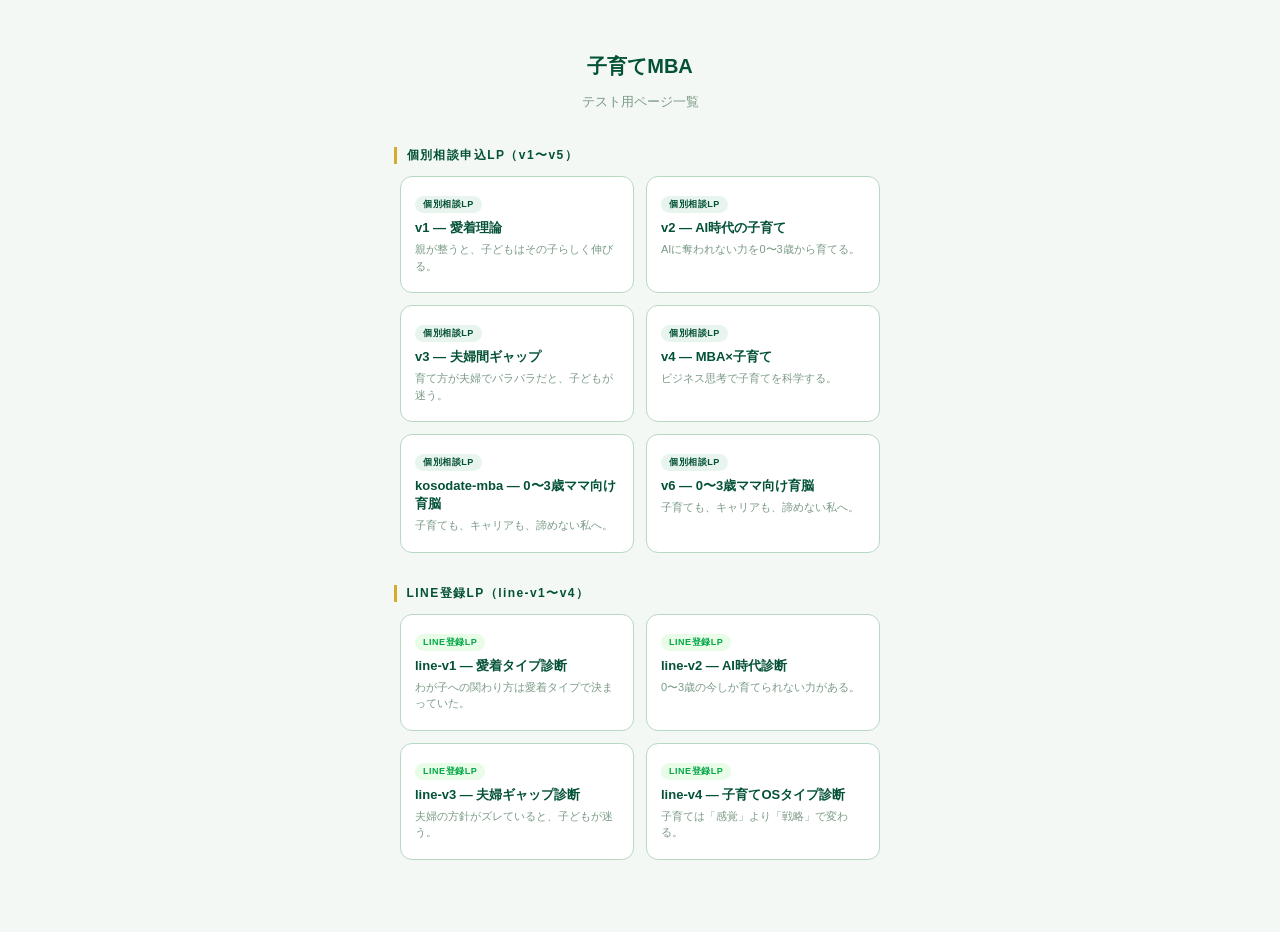
<file: index.html>
<!DOCTYPE html>
<html lang="ja">
<head>
<meta charset="UTF-8">
<meta name="viewport" content="width=device-width,initial-scale=1">
<title>子育てMBA — ページ一覧</title>
<style>
  body{font-family:'Hiragino Sans',sans-serif;background:#f4f8f5;color:#0d1f18;margin:0;padding:40px 20px;text-align:center}
  h1{font-size:20px;margin-bottom:4px;color:#045236}
  .lead{font-size:13px;color:#7a9a86;margin-bottom:36px}
  h2{font-size:12px;font-weight:700;letter-spacing:.12em;color:#045236;margin:0 0 12px;text-align:left;max-width:480px;margin-left:auto;margin-right:auto;padding-left:4px;border-left:3px solid #d4ac2b;padding-left:10px}
  .grid{display:grid;grid-template-columns:1fr 1fr;gap:12px;max-width:480px;margin:0 auto 32px}
  a{display:block;background:#fff;border:1.5px solid #b8d8c4;border-radius:12px;padding:18px 14px;text-decoration:none;color:#045236;font-weight:700;font-size:13px;transition:box-shadow .2s;text-align:left}
  a:hover{box-shadow:0 6px 24px rgba(4,82,54,.15)}
  .sub{font-size:11px;color:#7a9a86;font-weight:400;margin-top:4px;line-height:1.5}
  .tag{display:inline-block;font-size:9px;font-weight:700;padding:2px 8px;border-radius:10px;margin-bottom:6px;letter-spacing:.06em}
  .tag-lp{background:#e8f4ee;color:#045236}
  .tag-line{background:#e8fce8;color:#05a847}
</style>
</head>
<body>
<h1>子育てMBA</h1>
<p class="lead">テスト用ページ一覧</p>

<h2>個別相談申込LP（v1〜v5）</h2>
<div class="grid">
  <a href="v1/" target="_blank" rel="noopener"><span class="tag tag-lp">個別相談LP</span><div>v1 — 愛着理論</div><div class="sub">親が整うと、子どもはその子らしく伸びる。</div></a>
  <a href="v2/" target="_blank" rel="noopener"><span class="tag tag-lp">個別相談LP</span><div>v2 — AI時代の子育て</div><div class="sub">AIに奪われない力を0〜3歳から育てる。</div></a>
  <a href="v3/" target="_blank" rel="noopener"><span class="tag tag-lp">個別相談LP</span><div>v3 — 夫婦間ギャップ</div><div class="sub">育て方が夫婦でバラバラだと、子どもが迷う。</div></a>
  <a href="v4/" target="_blank" rel="noopener"><span class="tag tag-lp">個別相談LP</span><div>v4 — MBA×子育て</div><div class="sub">ビジネス思考で子育てを科学する。</div></a>
  <a href="kosodate-mba/" target="_blank" rel="noopener"><span class="tag tag-lp">個別相談LP</span><div>kosodate-mba — 0〜3歳ママ向け育脳</div><div class="sub">子育ても、キャリアも、諦めない私へ。</div></a>
  <a href="v6/" target="_blank" rel="noopener"><span class="tag tag-lp">個別相談LP</span><div>v6 — 0〜3歳ママ向け育脳</div><div class="sub">子育ても、キャリアも、諦めない私へ。</div></a>
</div>

<h2>LINE登録LP（line-v1〜v4）</h2>
<div class="grid">
  <a href="line-v1/" target="_blank" rel="noopener"><span class="tag tag-line">LINE登録LP</span><div>line-v1 — 愛着タイプ診断</div><div class="sub">わが子への関わり方は愛着タイプで決まっていた。</div></a>
  <a href="line-v2/" target="_blank" rel="noopener"><span class="tag tag-line">LINE登録LP</span><div>line-v2 — AI時代診断</div><div class="sub">0〜3歳の今しか育てられない力がある。</div></a>
  <a href="line-v3/" target="_blank" rel="noopener"><span class="tag tag-line">LINE登録LP</span><div>line-v3 — 夫婦ギャップ診断</div><div class="sub">夫婦の方針がズレていると、子どもが迷う。</div></a>
  <a href="line-v4/" target="_blank" rel="noopener"><span class="tag tag-line">LINE登録LP</span><div>line-v4 — 子育てOSタイプ診断</div><div class="sub">子育ては「感覚」より「戦略」で変わる。</div></a>
</div>

</body>
</html>
</file>
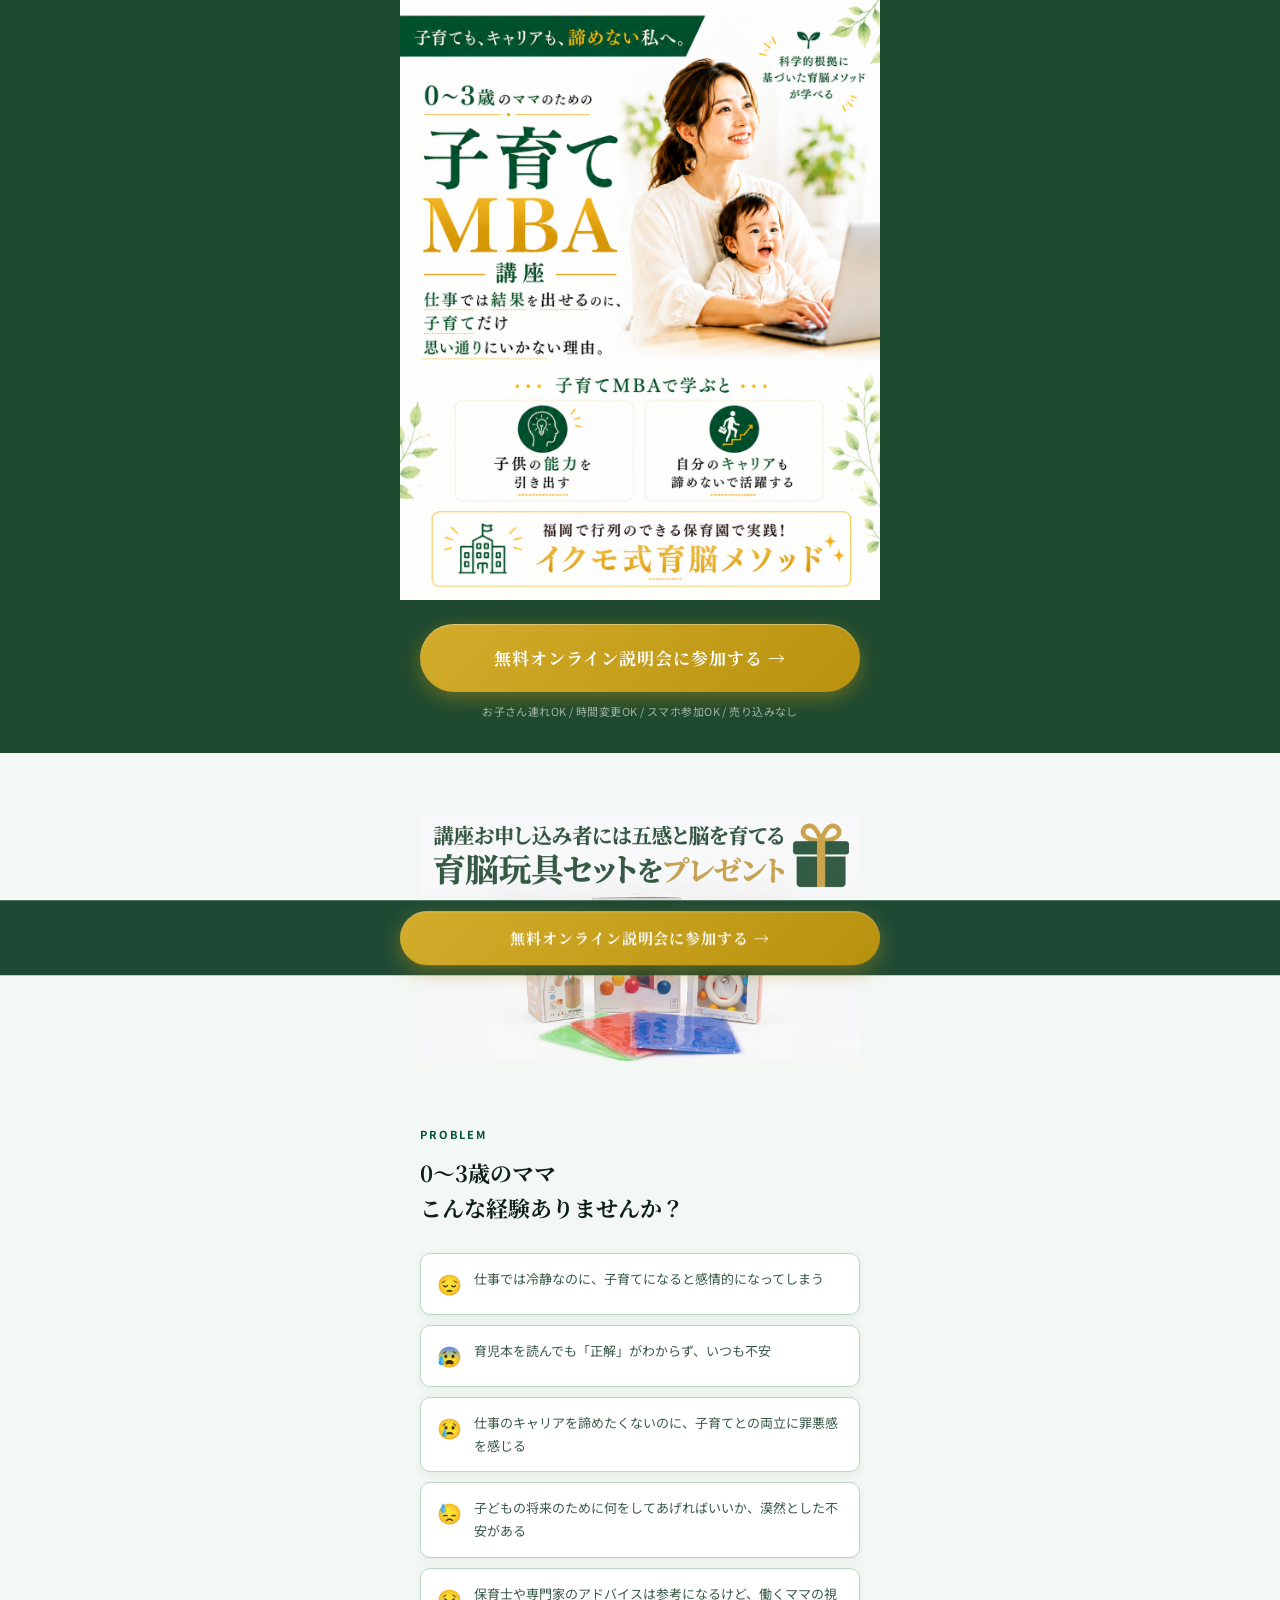
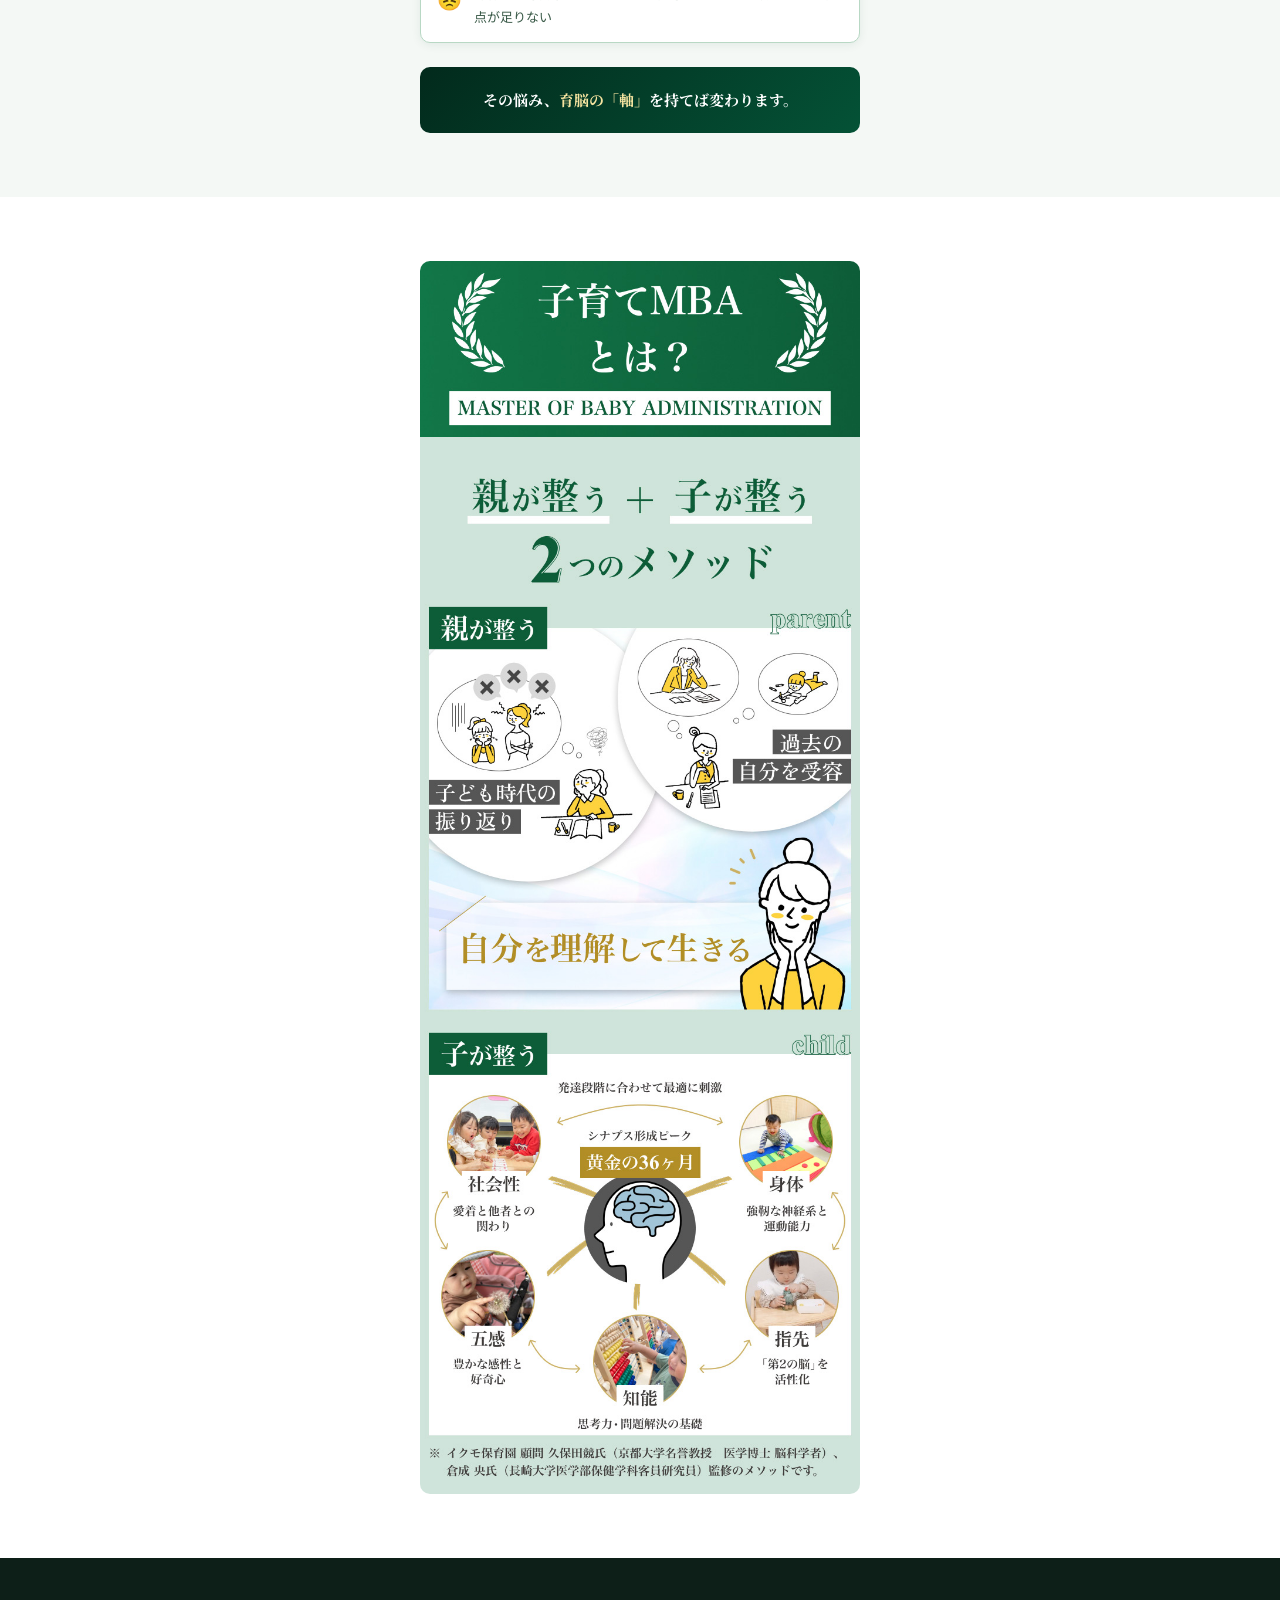
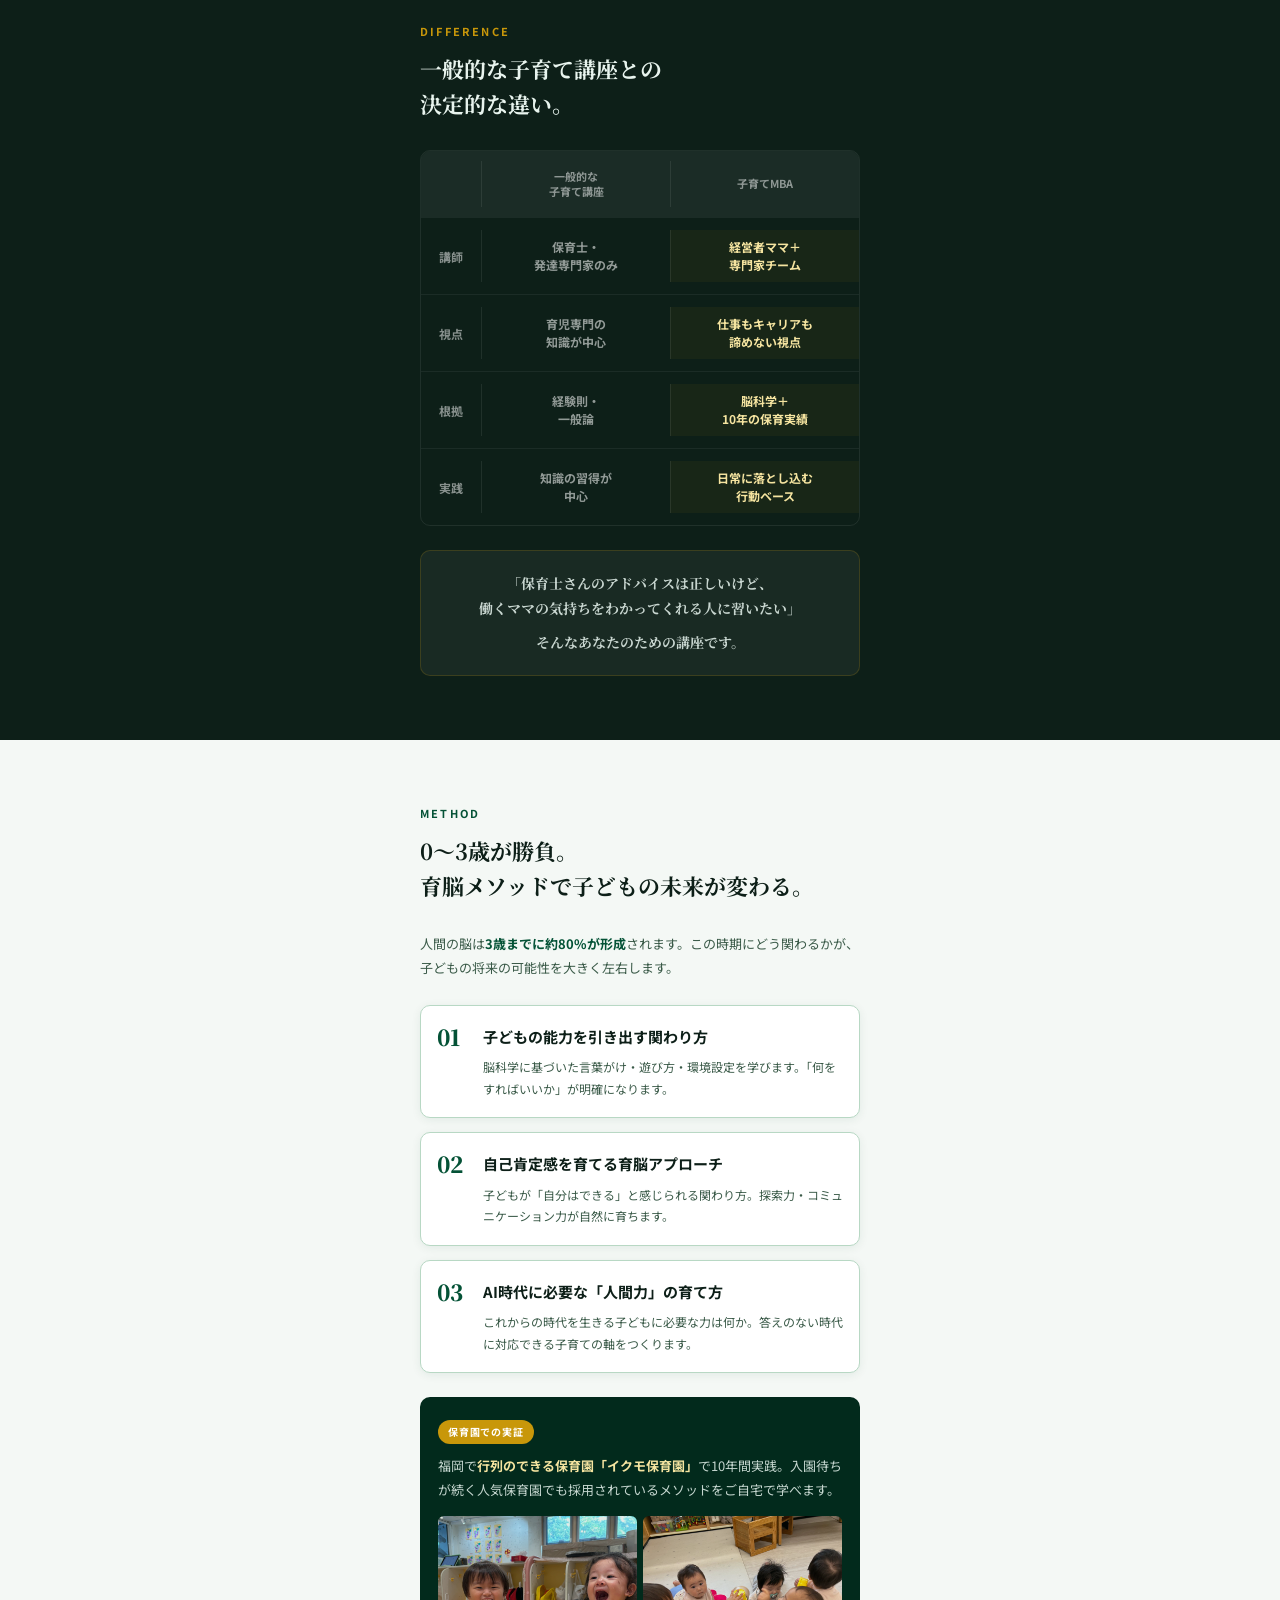
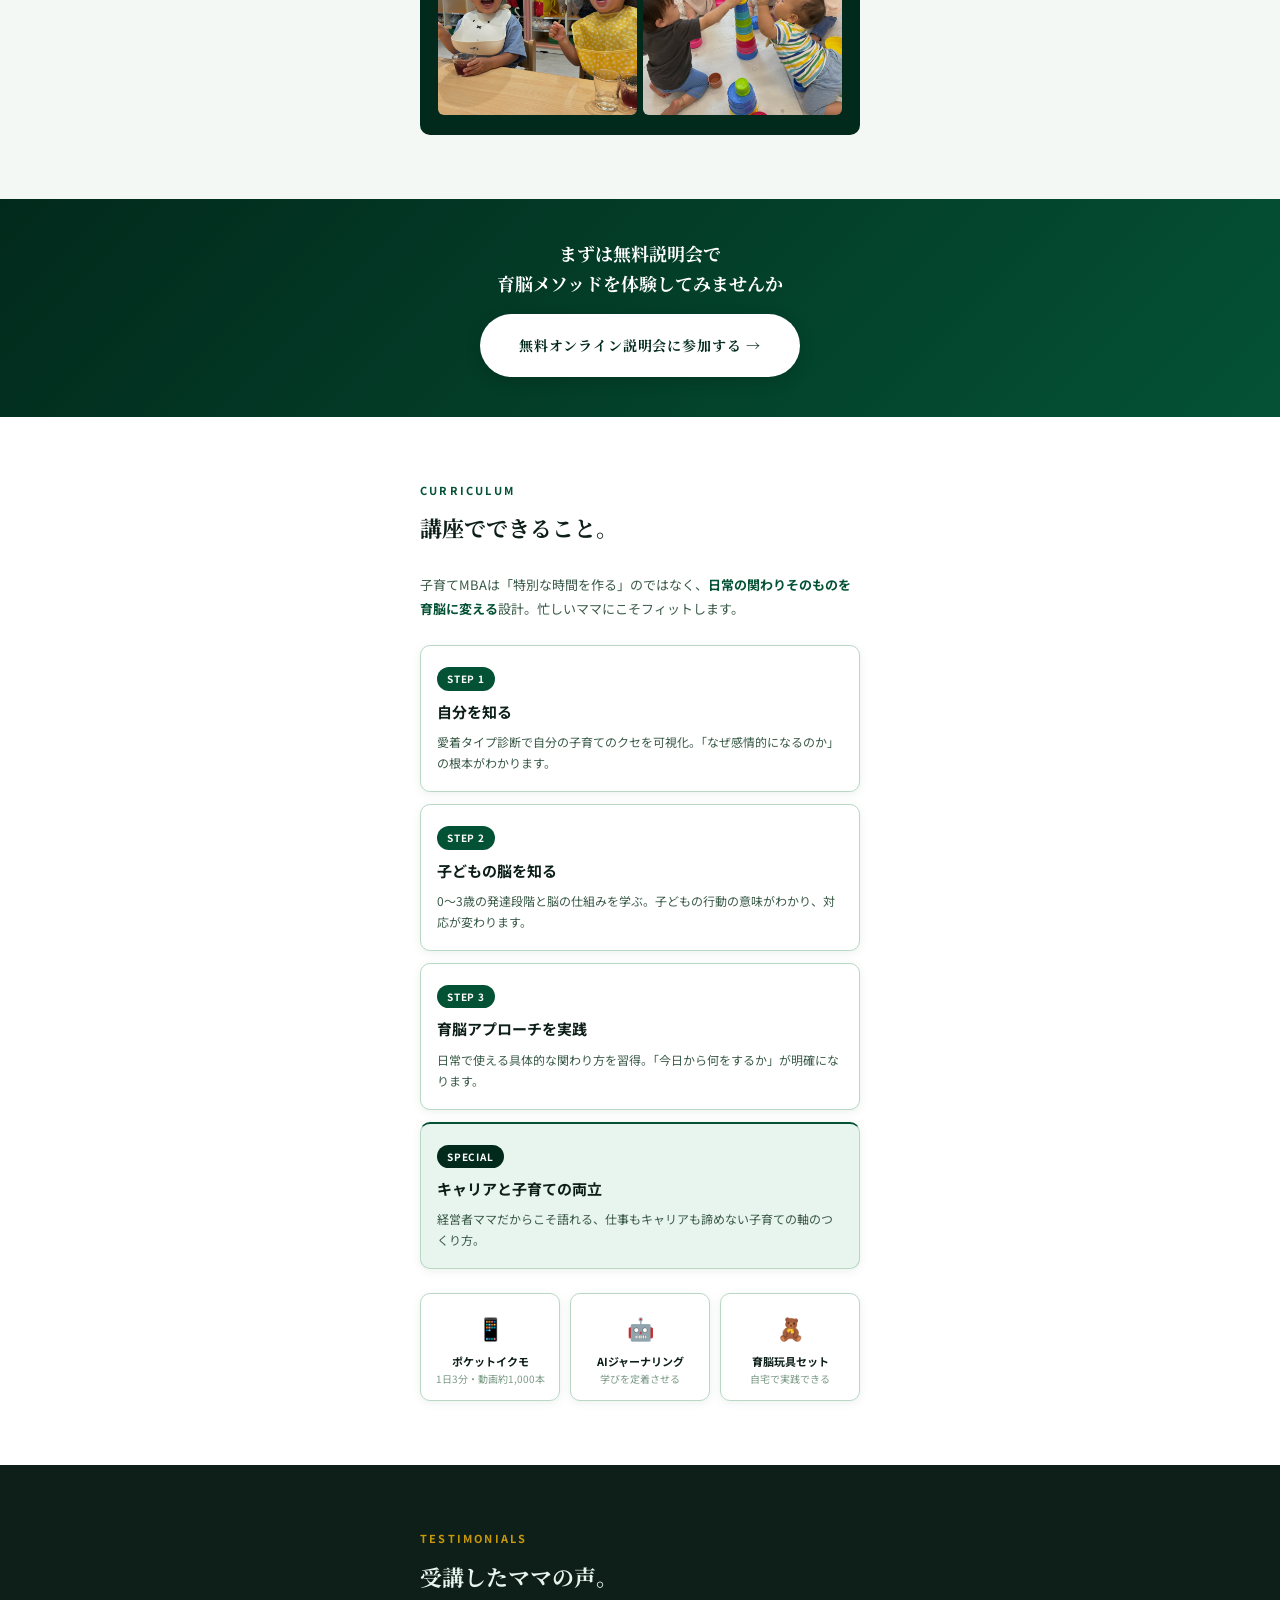
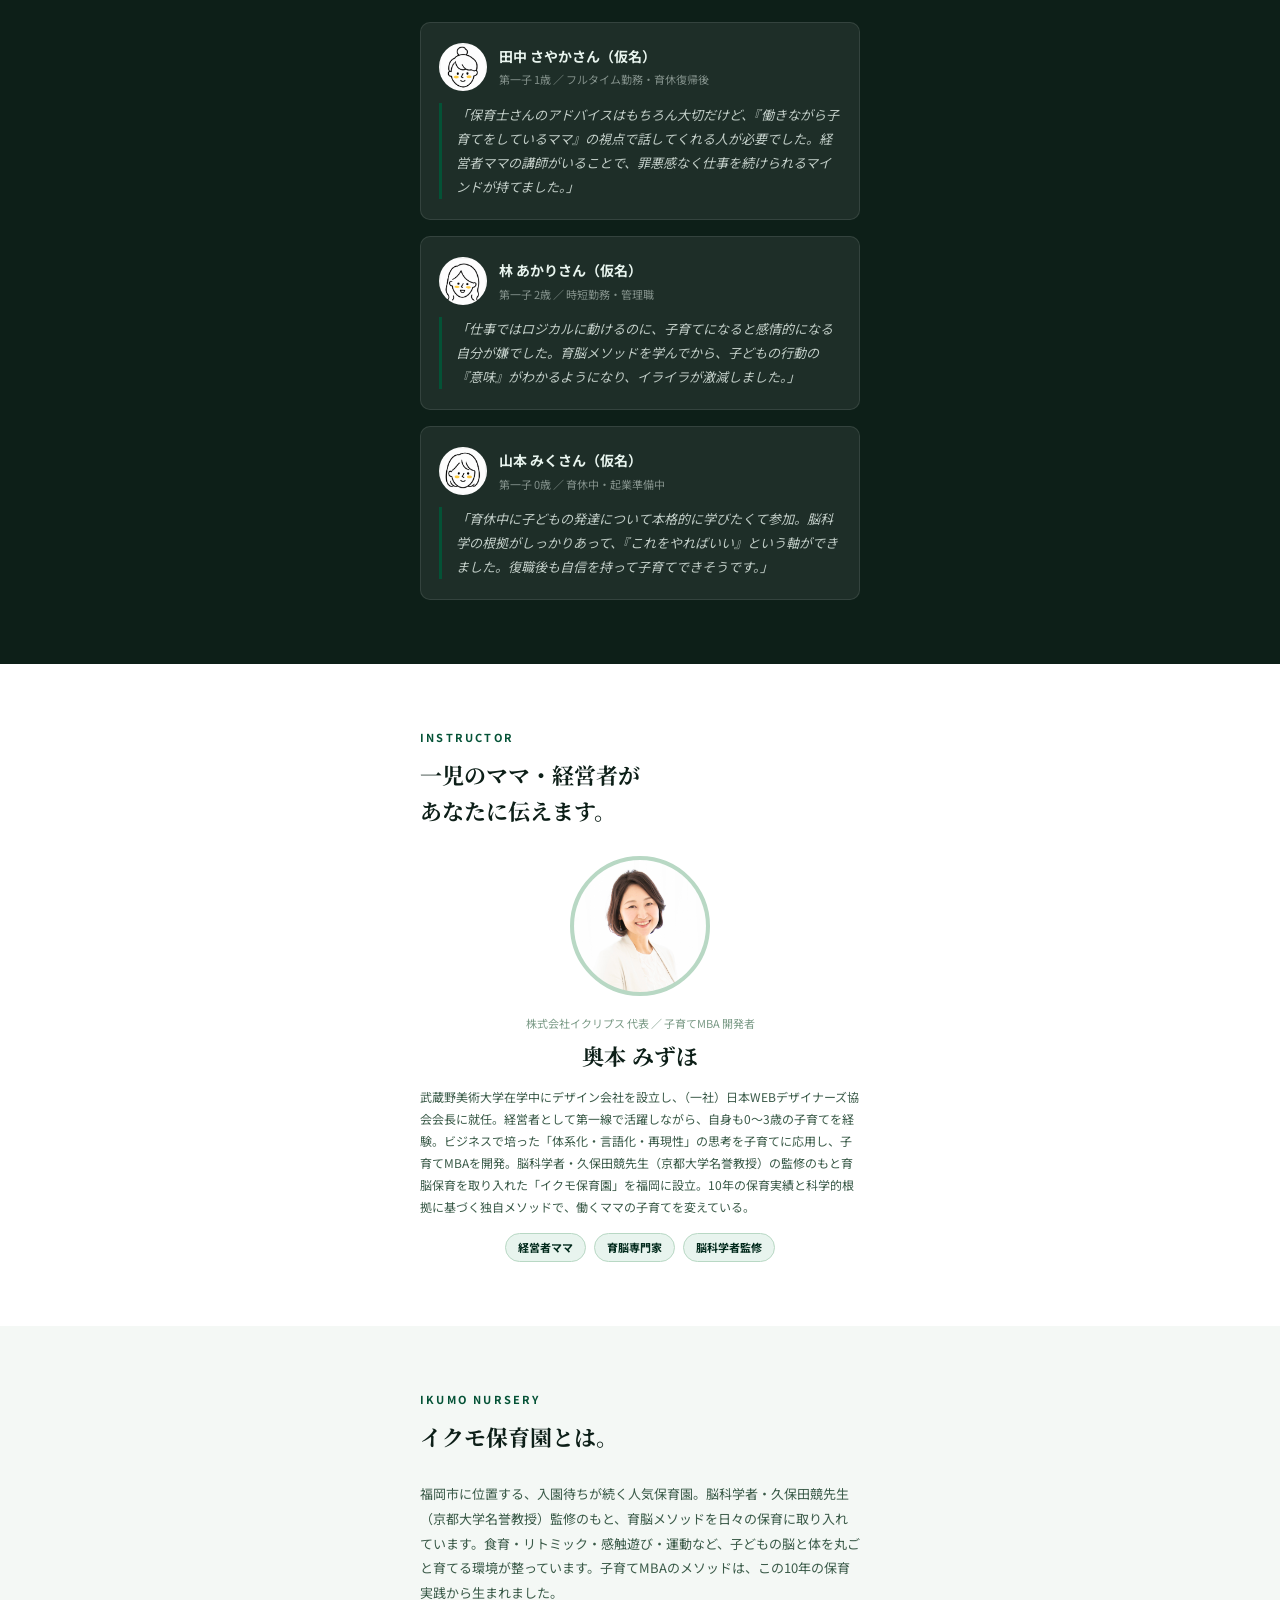
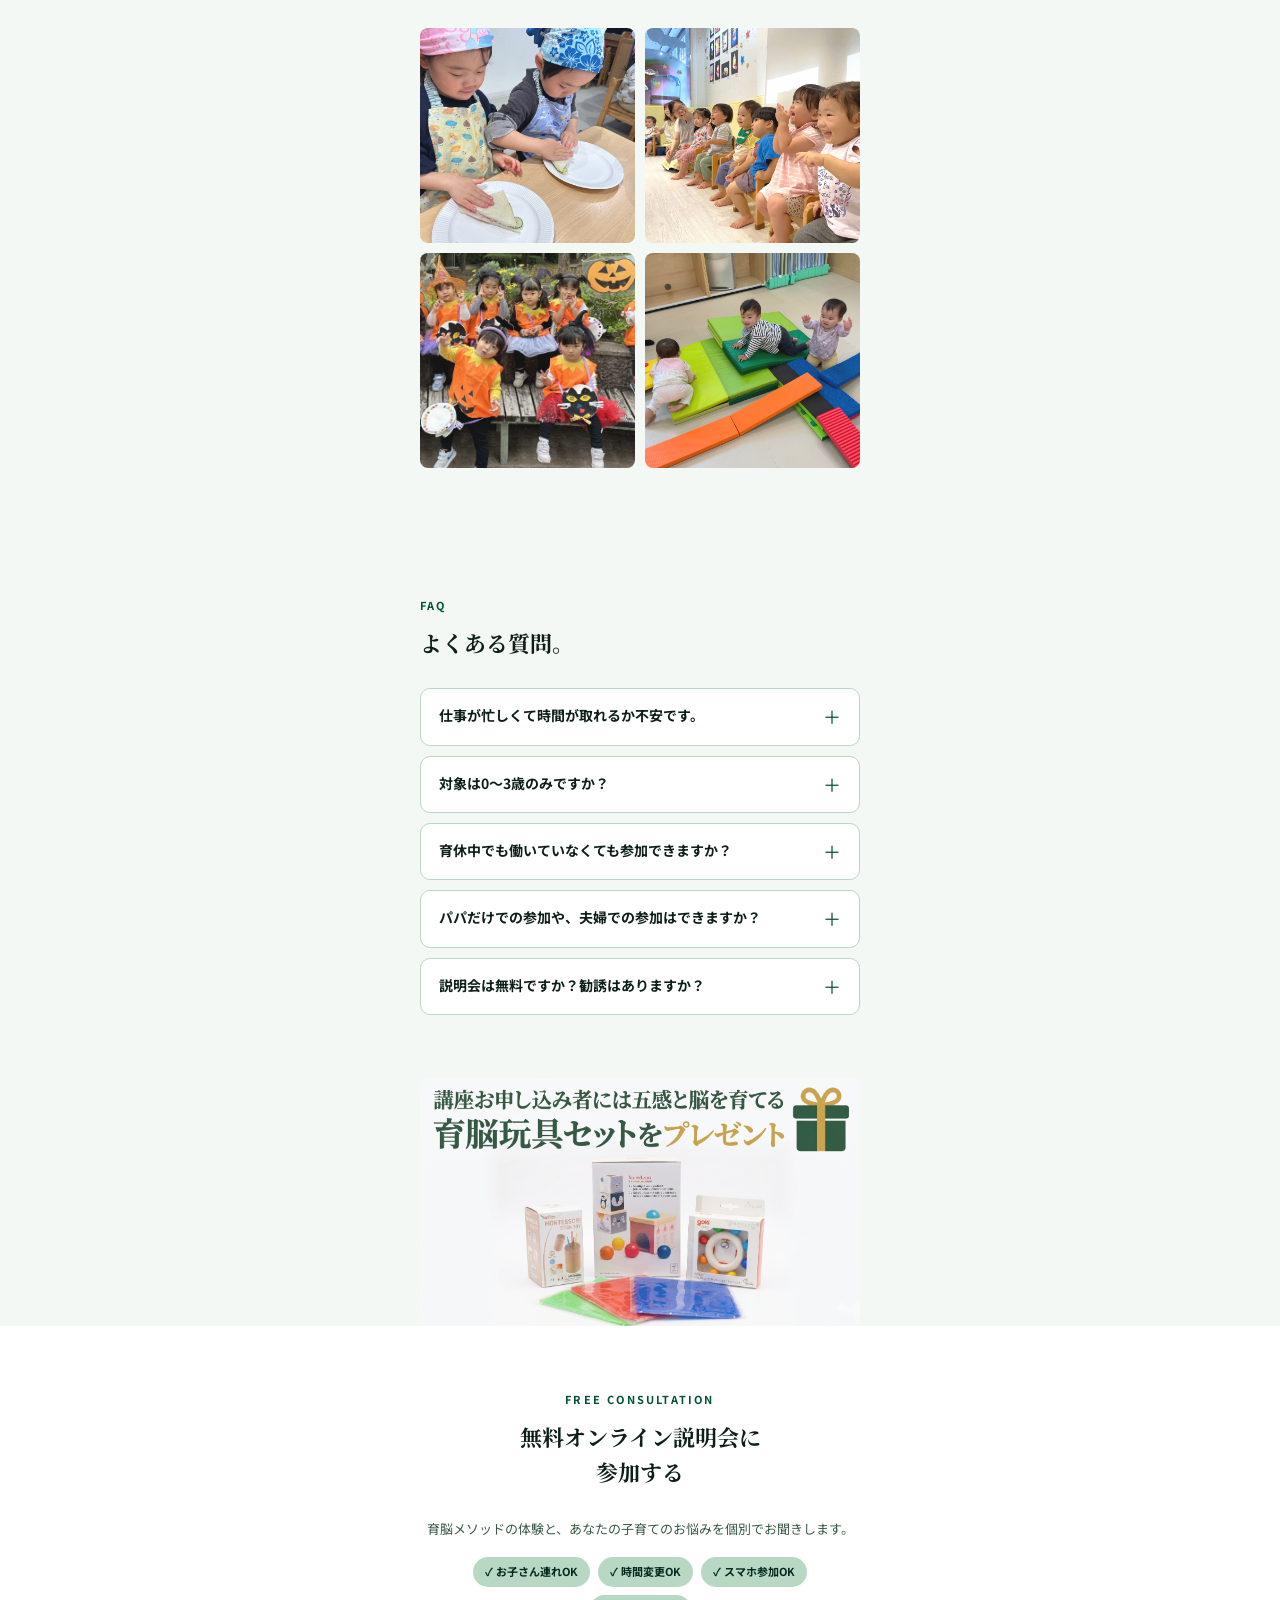
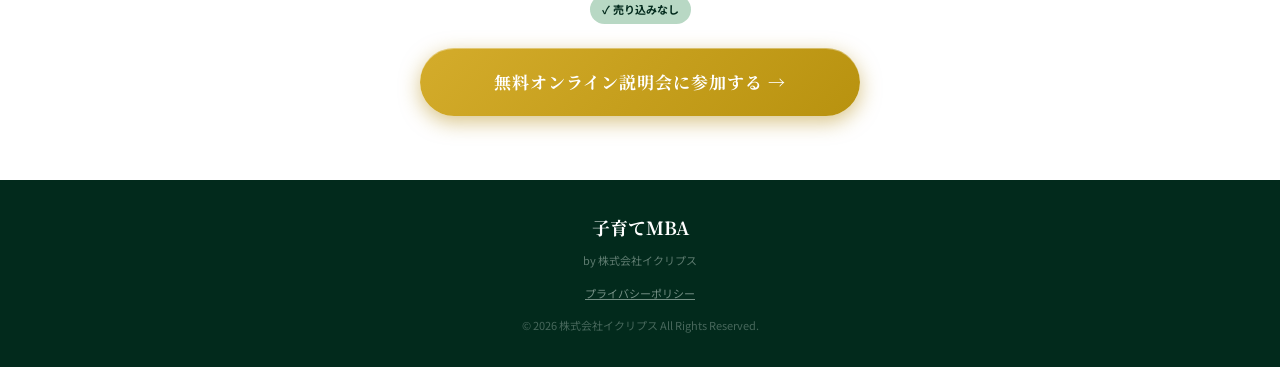
<file: kosodate-mba/index.html>
<!DOCTYPE html>
<html lang="ja">
<head>
  <meta charset="UTF-8">
  <meta name="viewport" content="width=device-width, initial-scale=1.0">
  <title>子育てMBA｜0〜3歳ママのための育脳講座・無料オンライン説明会</title>
  <meta name="description" content="子育ても、キャリアも、諦めない私へ。福岡で行列のできる保育園でも実践する育脳メソッドを、経営者ママが体系化。0〜3歳のママ向け無料オンライン説明会受付中。">
  <link rel="icon" type="image/svg+xml" href="favicon.svg">
  <link rel="preconnect" href="https://fonts.googleapis.com">
  <link rel="preconnect" href="https://fonts.gstatic.com" crossorigin>
  <link href="https://fonts.googleapis.com/css2?family=Noto+Serif+JP:wght@400;700;900&family=Noto+Sans+JP:wght@400;500;700&display=swap" rel="stylesheet">
  <link rel="stylesheet" href="style.css">
</head>
<body>

  <!-- ファーストビュー -->
  <section class="hero">
    <img src="images/hero-firstview.png" alt="子育てMBA ファーストビュー" class="hero-image">
    <div class="hero-cta-wrap">
      <a href="https://sub.kosodate-mba.com/event/70TPlemD8r0L/register" target="_blank" rel="noopener" class="btn-cta">無料オンライン説明会に参加する →</a>
      <p class="hero-cta-note">お子さん連れOK / 時間変更OK / スマホ参加OK / 売り込みなし</p>
    </div>
  </section>

  <!-- イベントバナー①  -->
  <div class="container" style="margin-top:62px">
    <a href="https://sub.kosodate-mba.com/event/70TPlemD8r0L/register" target="_blank" rel="noopener">
      <img src="images/event-banner.png" alt="子育てMBA開講 耳だけ参加WELCOME 先着特典あり" class="event-banner">
    </a>
  </div>

  <!-- 共感セクション -->
  <section class="section section-light" id="problem">
    <div class="container">
      <p class="section-eyebrow">PROBLEM</p>
      <h2 class="section-title">0〜3歳のママ<br>こんな経験ありませんか？</h2>
      <div class="empathy-list">
        <div class="empathy-item">
          <span class="empathy-icon">😔</span>
          <p>仕事では冷静なのに、子育てになると感情的になってしまう</p>
        </div>
        <div class="empathy-item">
          <span class="empathy-icon">😰</span>
          <p>育児本を読んでも「正解」がわからず、いつも不安</p>
        </div>
        <div class="empathy-item">
          <span class="empathy-icon">😢</span>
          <p>仕事のキャリアを諦めたくないのに、子育てとの両立に罪悪感を感じる</p>
        </div>
        <div class="empathy-item">
          <span class="empathy-icon">😓</span>
          <p>子どもの将来のために何をしてあげればいいか、漠然とした不安がある</p>
        </div>
        <div class="empathy-item">
          <span class="empathy-icon">😣</span>
          <p>保育士や専門家のアドバイスは参考になるけど、働くママの視点が足りない</p>
        </div>
      </div>
      <div class="problem-insight">
        <p class="problem-insight-text">その悩み、<strong>育脳の「軸」</strong>を持てば変わります。</p>
      </div>
    </div>
  </section>

  <!-- 2つのメソッド -->
  <section class="section section-white" id="two-methods">
    <div class="container">
      <img src="images/two-methods.jpg" alt="子育てMBAとは？ 親が整う＋子が整う 2つのメソッド" class="two-methods-img">
    </div>
  </section>

  <!-- 他講座との違い -->
  <section class="section section-charcoal" id="difference">
    <div class="container">
      <p class="section-eyebrow eyebrow-gold">DIFFERENCE</p>
      <h2 class="section-title section-title-light">一般的な子育て講座との<br>決定的な違い。</h2>

      <div class="diff-table">
        <div class="diff-header">
          <div class="diff-col-label"></div>
          <div class="diff-col-other">一般的な<br>子育て講座</div>
          <div class="diff-col-mba">子育てMBA</div>
        </div>
        <div class="diff-row">
          <div class="diff-col-label">講師</div>
          <div class="diff-col-other">保育士・<br>発達専門家のみ</div>
          <div class="diff-col-mba accent">経営者ママ＋<br>専門家チーム</div>
        </div>
        <div class="diff-row">
          <div class="diff-col-label">視点</div>
          <div class="diff-col-other">育児専門の<br>知識が中心</div>
          <div class="diff-col-mba accent">仕事もキャリアも<br>諦めない視点</div>
        </div>
        <div class="diff-row">
          <div class="diff-col-label">根拠</div>
          <div class="diff-col-other">経験則・<br>一般論</div>
          <div class="diff-col-mba accent">脳科学＋<br>10年の保育実績</div>
        </div>
        <div class="diff-row">
          <div class="diff-col-label">実践</div>
          <div class="diff-col-other">知識の習得が<br>中心</div>
          <div class="diff-col-mba accent">日常に落とし込む<br>行動ベース</div>
        </div>
      </div>

      <div class="diff-message">
        <p>「保育士さんのアドバイスは正しいけど、<br>働くママの気持ちをわかってくれる人に習いたい」</p>
        <p class="diff-message-sub">そんなあなたのための講座です。</p>
      </div>
    </div>
  </section>

  <!-- 育脳メソッド -->
  <section class="section section-light" id="method">
    <div class="container">
      <p class="section-eyebrow">METHOD</p>
      <h2 class="section-title">0〜3歳が勝負。<br>育脳メソッドで子どもの未来が変わる。</h2>
      <p class="method-lead">人間の脳は<strong>3歳までに約80%が形成</strong>されます。この時期にどう関わるかが、子どもの将来の可能性を大きく左右します。</p>

      <div class="method-steps">
        <div class="method-step">
          <div class="method-step-num">01</div>
          <div class="method-step-body">
            <h3>子どもの能力を引き出す関わり方</h3>
            <p>脳科学に基づいた言葉がけ・遊び方・環境設定を学びます。「何をすればいいか」が明確になります。</p>
          </div>
        </div>
        <div class="method-step">
          <div class="method-step-num">02</div>
          <div class="method-step-body">
            <h3>自己肯定感を育てる育脳アプローチ</h3>
            <p>子どもが「自分はできる」と感じられる関わり方。探索力・コミュニケーション力が自然に育ちます。</p>
          </div>
        </div>
        <div class="method-step">
          <div class="method-step-num">03</div>
          <div class="method-step-body">
            <h3>AI時代に必要な「人間力」の育て方</h3>
            <p>これからの時代を生きる子どもに必要な力は何か。答えのない時代に対応できる子育ての軸をつくります。</p>
          </div>
        </div>
      </div>

      <div class="proof-box">
        <p class="proof-box-label">保育園での実証</p>
        <p class="proof-box-text">福岡で<strong>行列のできる保育園「イクモ保育園」</strong>で10年間実践。入園待ちが続く人気保育園でも採用されているメソッドをご自宅で学べます。</p>
        <div class="proof-photos">
          <img src="images/proof-01.jpg" alt="イクモ保育園の様子" class="proof-photo">
          <img src="images/proof-03.jpg" alt="ブロック通し遊び" class="proof-photo">
        </div>
      </div>
    </div>
  </section>

  <!-- 中間CTA -->
  <div class="mid-cta">
    <div class="container">
      <p class="mid-cta-text">まずは無料説明会で<br>育脳メソッドを体験してみませんか</p>
      <a href="https://sub.kosodate-mba.com/event/70TPlemD8r0L/register" target="_blank" rel="noopener" class="btn-cta btn-cta-white">無料オンライン説明会に参加する →</a>
    </div>
  </div>

  <!-- プログラム内容 -->
  <section class="section section-white" id="program">
    <div class="container">
      <p class="section-eyebrow">CURRICULUM</p>
      <h2 class="section-title">講座でできること。</h2>
      <p class="program-note">子育てMBAは「特別な時間を作る」のではなく、<strong>日常の関わりそのものを育脳に変える</strong>設計。忙しいママにこそフィットします。</p>

      <div class="curriculum-grid">
        <div class="curriculum-item">
          <div class="curriculum-body">
            <span class="curriculum-step">STEP 1</span>
            <h3>自分を知る</h3>
            <p>愛着タイプ診断で自分の子育てのクセを可視化。「なぜ感情的になるのか」の根本がわかります。</p>
          </div>
        </div>
        <div class="curriculum-item">
          <div class="curriculum-body">
            <span class="curriculum-step">STEP 2</span>
            <h3>子どもの脳を知る</h3>
            <p>0〜3歳の発達段階と脳の仕組みを学ぶ。子どもの行動の意味がわかり、対応が変わります。</p>
          </div>
        </div>
        <div class="curriculum-item">
          <div class="curriculum-body">
            <span class="curriculum-step">STEP 3</span>
            <h3>育脳アプローチを実践</h3>
            <p>日常で使える具体的な関わり方を習得。「今日から何をするか」が明確になります。</p>
          </div>
        </div>
        <div class="curriculum-item curriculum-item-accent">
          <div class="curriculum-body">
            <span class="curriculum-step curriculum-step-accent">SPECIAL</span>
            <h3>キャリアと子育ての両立</h3>
            <p>経営者ママだからこそ語れる、仕事もキャリアも諦めない子育ての軸のつくり方。</p>
          </div>
        </div>
      </div>

      <div class="tools-row">
        <div class="tools-item">
          <p class="tools-icon">📱</p>
          <p class="tools-name">ポケットイクモ<br><small>1日3分・動画約1,000本</small></p>
        </div>
        <div class="tools-item">
          <p class="tools-icon">🤖</p>
          <p class="tools-name">AIジャーナリング<br><small>学びを定着させる</small></p>
        </div>
        <div class="tools-item">
          <p class="tools-icon">🧸</p>
          <p class="tools-name">育脳玩具セット<br><small>自宅で実践できる</small></p>
        </div>
      </div>
    </div>
  </section>

  <!-- 受講者の声 -->
  <section class="section section-charcoal" id="voice">
    <div class="container">
      <p class="section-eyebrow eyebrow-gold">TESTIMONIALS</p>
      <h2 class="section-title section-title-light">受講したママの声。</h2>
      <div class="voice-list">
        <div class="voice-card">
          <div class="voice-header">
            <div class="voice-avatar voice-avatar-1"></div>
            <div>
              <p class="voice-name">田中 さやかさん（仮名）</p>
              <p class="voice-meta">第一子 1歳 ／ フルタイム勤務・育休復帰後</p>
            </div>
          </div>
          <p class="voice-text">「保育士さんのアドバイスはもちろん大切だけど、『働きながら子育てをしているママ』の視点で話してくれる人が必要でした。経営者ママの講師がいることで、罪悪感なく仕事を続けられるマインドが持てました。」</p>
        </div>
        <div class="voice-card">
          <div class="voice-header">
            <div class="voice-avatar voice-avatar-2"></div>
            <div>
              <p class="voice-name">林 あかりさん（仮名）</p>
              <p class="voice-meta">第一子 2歳 ／ 時短勤務・管理職</p>
            </div>
          </div>
          <p class="voice-text">「仕事ではロジカルに動けるのに、子育てになると感情的になる自分が嫌でした。育脳メソッドを学んでから、子どもの行動の『意味』がわかるようになり、イライラが激減しました。」</p>
        </div>
        <div class="voice-card">
          <div class="voice-header">
            <div class="voice-avatar voice-avatar-3"></div>
            <div>
              <p class="voice-name">山本 みくさん（仮名）</p>
              <p class="voice-meta">第一子 0歳 ／ 育休中・起業準備中</p>
            </div>
          </div>
          <p class="voice-text">「育休中に子どもの発達について本格的に学びたくて参加。脳科学の根拠がしっかりあって、『これをやればいい』という軸ができました。復職後も自信を持って子育てできそうです。」</p>
        </div>
      </div>
    </div>
  </section>

  <!-- 講師紹介 -->
  <section class="section section-white" id="instructor">
    <div class="container">
      <p class="section-eyebrow">INSTRUCTOR</p>
      <h2 class="section-title">一児のママ・経営者が<br>あなたに伝えます。</h2>
      <div class="about-wrap">
        <img src="images/okumo.png" alt="奥本みずほ" class="about-photo">
        <div class="about-body">
          <p class="about-label">株式会社イクリプス 代表 ／ 子育てMBA 開発者</p>
          <p class="about-name">奥本 みずほ</p>
          <p class="about-desc">武蔵野美術大学在学中にデザイン会社を設立し、（一社）日本WEBデザイナーズ協会会長に就任。経営者として第一線で活躍しながら、自身も0〜3歳の子育てを経験。ビジネスで培った「体系化・言語化・再現性」の思考を子育てに応用し、子育てMBAを開発。脳科学者・久保田競先生（京都大学名誉教授）の監修のもと育脳保育を取り入れた「イクモ保育園」を福岡に設立。10年の保育実績と科学的根拠に基づく独自メソッドで、働くママの子育てを変えている。</p>
          <div class="about-badge-row">
            <span class="about-badge">経営者ママ</span>
            <span class="about-badge">育脳専門家</span>
            <span class="about-badge">脳科学者監修</span>
          </div>
        </div>
      </div>
    </div>
  </section>

  <!-- イクモ保育園 -->
  <section class="section section-light" id="ikumo">
    <div class="container">
      <p class="section-eyebrow">IKUMO NURSERY</p>
      <h2 class="section-title">イクモ保育園とは。</h2>
      <p class="ikumo-lead">福岡市に位置する、入園待ちが続く人気保育園。脳科学者・久保田競先生（京都大学名誉教授）監修のもと、育脳メソッドを日々の保育に取り入れています。食育・リトミック・感触遊び・運動など、子どもの脳と体を丸ごと育てる環境が整っています。子育てMBAのメソッドは、この10年の保育実践から生まれました。</p>
      <div class="ikumo-grid">
        <div class="ikumo-photo-wrap">
          <img src="images/ikumo-01.jpg" alt="食育・ピザ作り" class="ikumo-photo">
        </div>
        <div class="ikumo-photo-wrap">
          <img src="images/ikumo-02.jpg" alt="リトミック" class="ikumo-photo">
        </div>
        <div class="ikumo-photo-wrap">
          <img src="images/ikumo-03.jpg" alt="感触・知育遊び" class="ikumo-photo">
        </div>
        <div class="ikumo-photo-wrap">
          <img src="images/ikumo-04.jpg" alt="運動あそび" class="ikumo-photo">
        </div>
      </div>
    </div>
  </section>

  <!-- FAQ -->
  <section class="section section-light" id="faq">
    <div class="container">
      <p class="section-eyebrow">FAQ</p>
      <h2 class="section-title">よくある質問。</h2>
      <div class="faq-list">
        <details class="faq-item">
          <summary class="faq-q">仕事が忙しくて時間が取れるか不安です。</summary>
          <p class="faq-a">子育てMBAは「特別な時間を作る」ものではなく、日常の関わりそのものを育脳に変える設計です。付属のポケットイクモは1日3分から。忙しいワーキングママほどフィットする内容になっています。</p>
        </details>
        <details class="faq-item">
          <summary class="faq-q">対象は0〜3歳のみですか？</summary>
          <p class="faq-a">参加対象は、0〜3歳のお子さまをお持ちのママ・パパ、および妊娠中の方です。4歳以上のお子さましかいらっしゃらない場合は、対象外となりますのでご了承ください。</p>
        </details>
        <details class="faq-item">
          <summary class="faq-q">育休中でも働いていなくても参加できますか？</summary>
          <p class="faq-a">もちろんです。育休中・専業主婦の方も多く参加されています。「いずれ仕事に戻りたい」「子育ての軸が欲しい」という方にもぴったりの内容です。</p>
        </details>
        <details class="faq-item">
          <summary class="faq-q">パパだけでの参加や、夫婦での参加はできますか？</summary>
          <p class="faq-a">もちろんご参加いただけます。ビジネス思考で体系化された内容はパパにも「腑に落ちた」という声が多くあります。夫婦で同じ育脳の軸を持つと、子育てのすれ違いも減ります。</p>
        </details>
        <details class="faq-item">
          <summary class="faq-q">説明会は無料ですか？勧誘はありますか？</summary>
          <p class="faq-a">オンライン説明会は完全無料です。売り込みも一切ありません。育脳メソッドの体験と、あなたの子育てのお悩みをじっくりお聞きする場です。</p>
        </details>
      </div>
    </div>
  </section>

  <!-- イベントバナー② -->
  <div class="container">
    <a href="https://sub.kosodate-mba.com/event/70TPlemD8r0L/register" target="_blank" rel="noopener">
      <img src="images/event-banner.png" alt="子育てMBA開講 耳だけ参加WELCOME 先着特典あり" class="event-banner">
    </a>
  </div>

  <!-- 最終CTA -->
  <section class="section section-white" id="contact">
    <div class="container" style="text-align:center">
      <p class="section-eyebrow">FREE CONSULTATION</p>
      <h2 class="section-title">無料オンライン説明会に<br>参加する</h2>
      <p class="contact-lead">育脳メソッドの体験と、あなたの子育てのお悩みを個別でお聞きします。</p>
      <div class="contact-badges" style="justify-content:center">
        <span class="badge">✓ お子さん連れOK</span>
        <span class="badge">✓ 時間変更OK</span>
        <span class="badge">✓ スマホ参加OK</span>
        <span class="badge">✓ 売り込みなし</span>
      </div>
      <a href="https://sub.kosodate-mba.com/event/70TPlemD8r0L/register" target="_blank" rel="noopener" class="btn-cta">無料オンライン説明会に参加する →</a>
    </div>
  </section>

  <footer class="footer">
    <div class="container footer-inner">
      <p class="footer-logo">子育てMBA</p>
      <p class="footer-sub">by 株式会社イクリプス</p>
      <a href="https://sub.kosodate-mba.com/p/IHfyeh1bGSBT" target="_blank" rel="noopener" class="footer-privacy">プライバシーポリシー</a>
      <p class="footer-copy">© 2026 株式会社イクリプス All Rights Reserved.</p>
    </div>
  </footer>

  <div class="sticky-cta" id="stickyCta">
    <a href="https://sub.kosodate-mba.com/event/70TPlemD8r0L/register" target="_blank" rel="noopener" class="btn-cta">無料オンライン説明会に参加する →</a>
  </div>

  <script src="script.js"></script>
</body>
</html>
</file>
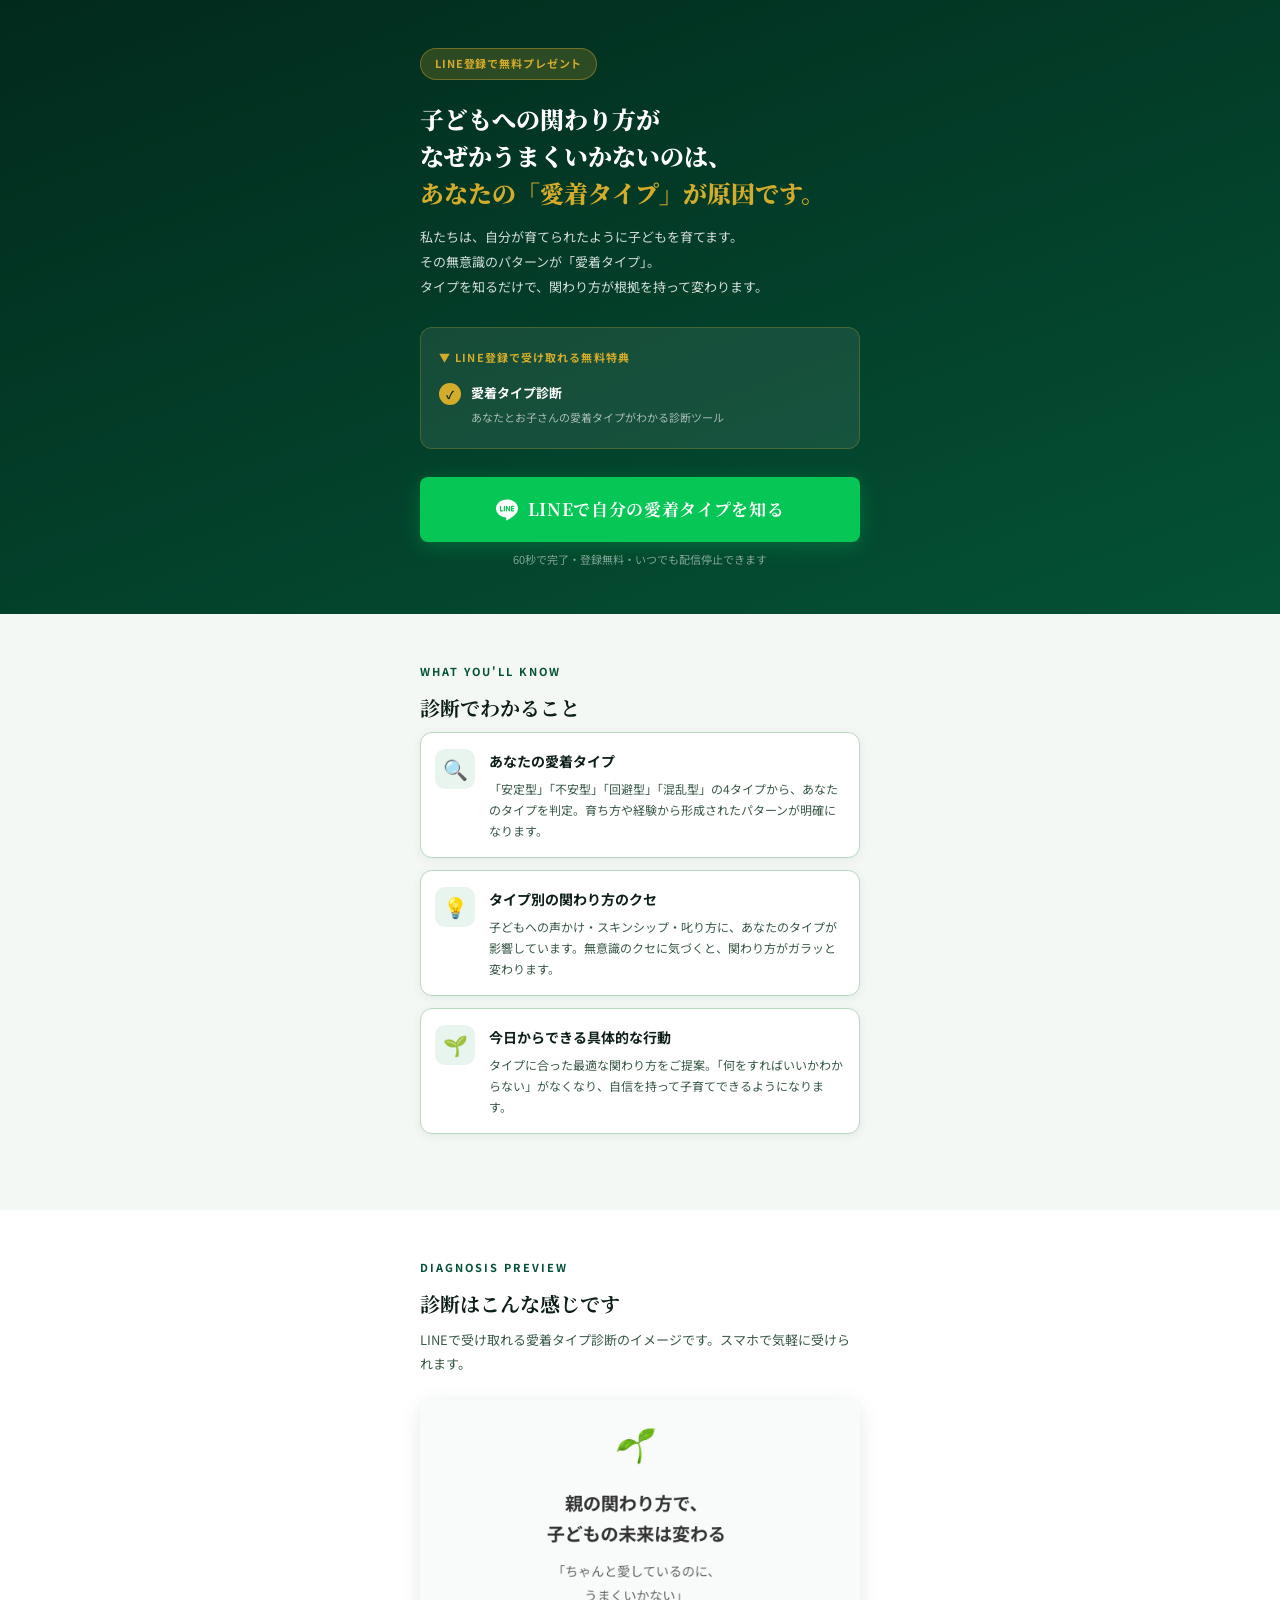
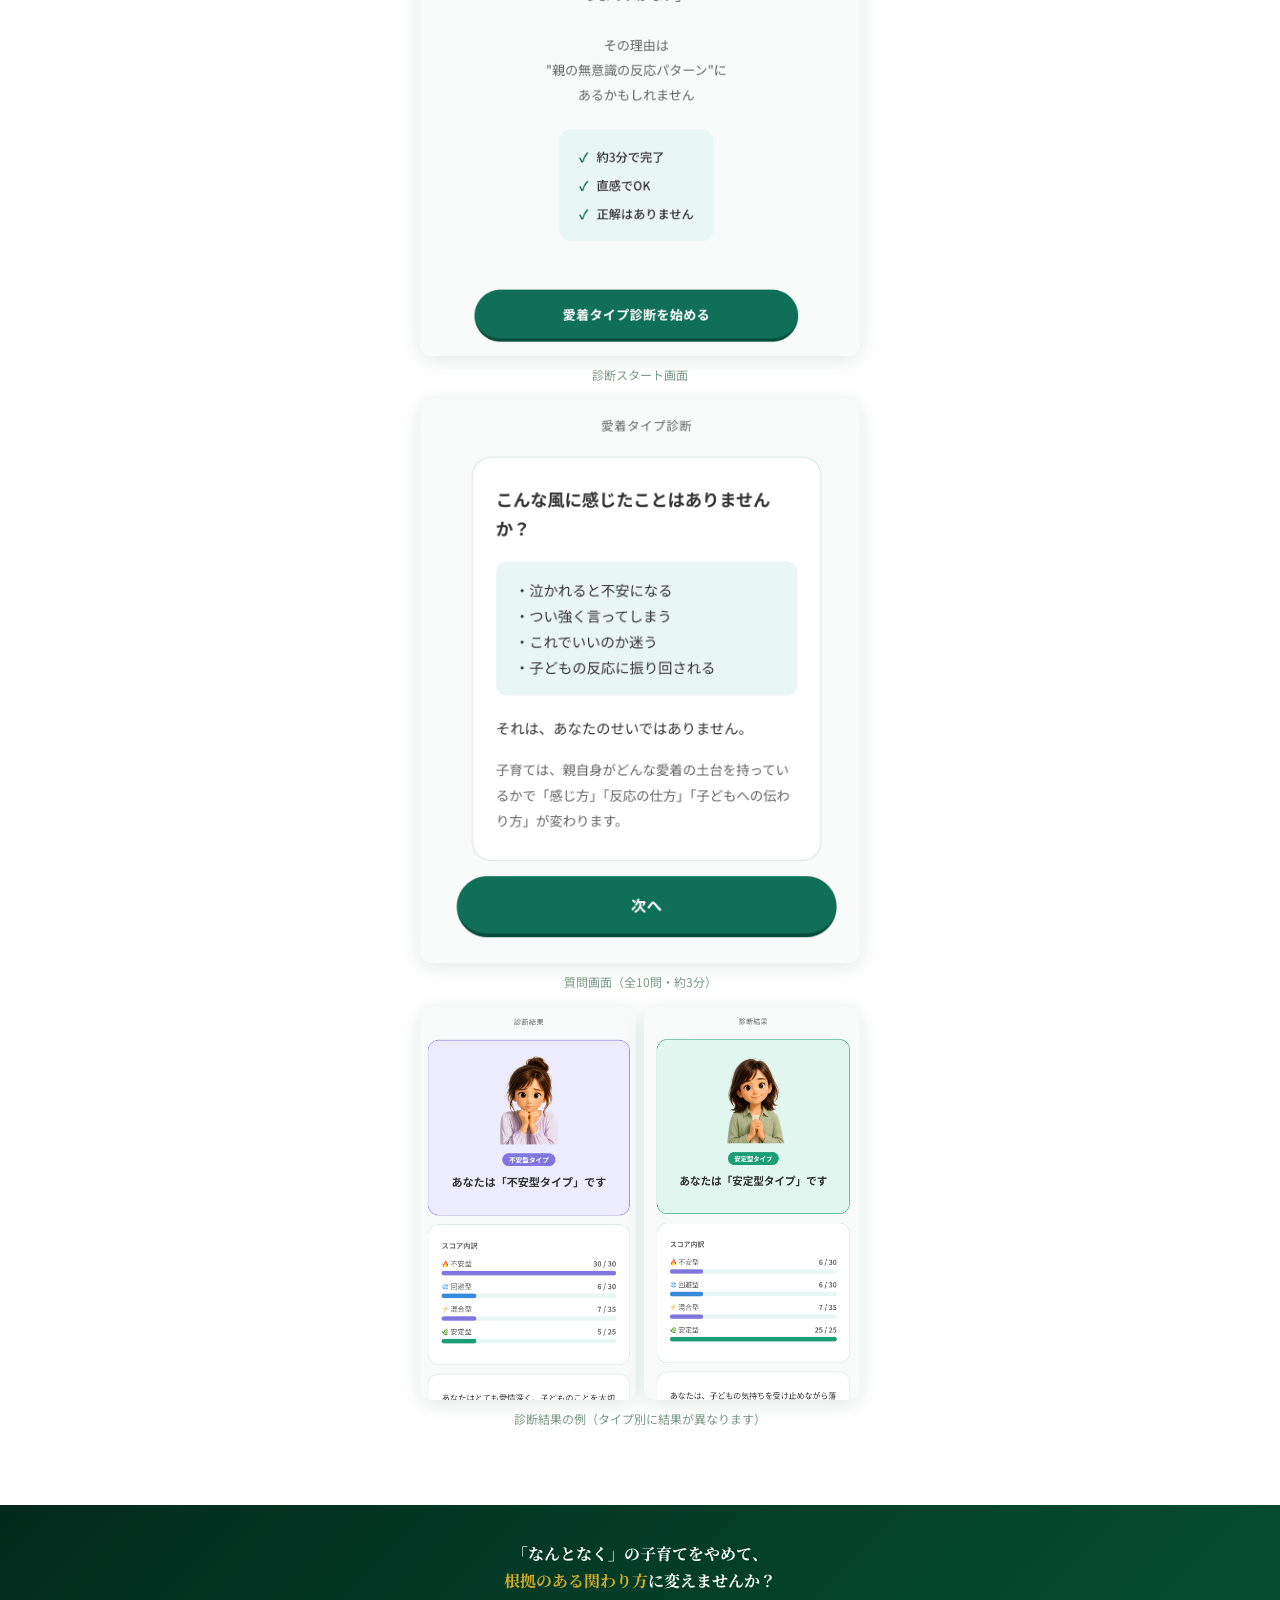
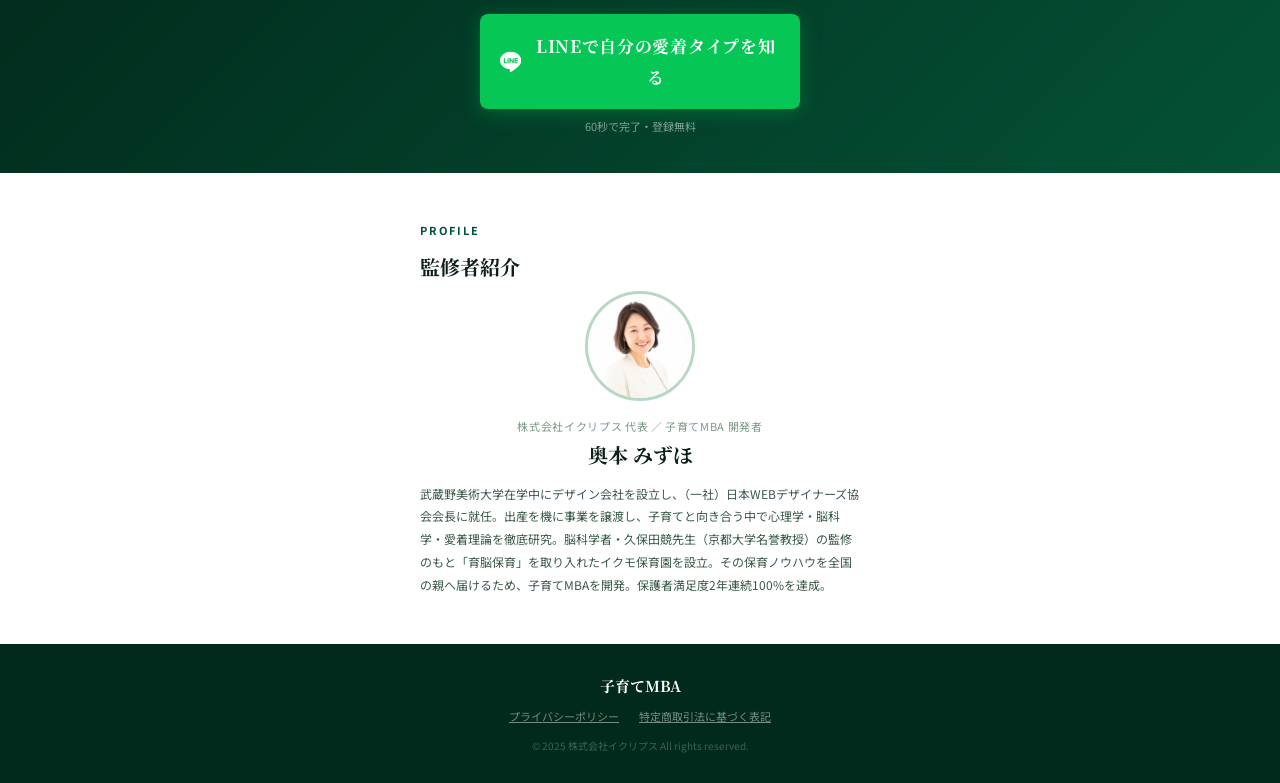
<file: line-v1/index.html>
<!DOCTYPE html>
<html lang="ja">
<head>
  <meta charset="UTF-8">
  <meta name="viewport" content="width=device-width, initial-scale=1.0">
  <title>【無料】愛着タイプ診断を受け取る｜子育てMBA</title>
  <meta name="description" content="あなたとお子さんの愛着タイプがわかる無料診断。LINE登録で今すぐ受け取れます。0〜3歳のお子さんをお持ちのママへ。">
  <link rel="preconnect" href="https://fonts.googleapis.com">
  <link rel="preconnect" href="https://fonts.gstatic.com" crossorigin>
  <link href="https://fonts.googleapis.com/css2?family=Noto+Serif+JP:wght@400;700;900&family=Noto+Sans+JP:wght@400;500;700&display=swap" rel="stylesheet">
  <link rel="icon" href="../favicon.svg" type="image/svg+xml">
  <link rel="stylesheet" href="style.css">
</head>
<body>

  <!-- Hero -->
  <section class="hero">
    <div class="container">
      <p class="hero-badge">LINE登録で無料プレゼント</p>
      <h1 class="hero-title">
        子どもへの関わり方が<br>
        なぜかうまくいかないのは、<br>
        <span>あなたの「愛着タイプ」が原因です。</span>
      </h1>
      <p class="hero-sub">
        私たちは、自分が育てられたように子どもを育てます。<br>
        その無意識のパターンが「愛着タイプ」。<br>
        タイプを知るだけで、関わり方が根拠を持って変わります。
      </p>
      <div class="gift-box">
        <p class="gift-box-label">▼ LINE登録で受け取れる無料特典</p>
        <div class="gift-list">
          <div class="gift-item">
            <div class="gift-item-num">✓</div>
            <div class="gift-item-text">
              <strong>愛着タイプ診断</strong>
              <span>あなたとお子さんの愛着タイプがわかる診断ツール</span>
            </div>
          </div>
        </div>
      </div>
      <a href="https://lin.ee/XXXXXXX" class="btn-line">
        <svg width="22" height="22" viewBox="0 0 24 24" fill="currentColor"><path d="M19.365 9.863c.349 0 .63.285.63.631 0 .345-.281.63-.63.63H17.61v1.125h1.755c.349 0 .63.283.63.630 0 .344-.281.629-.63.629h-2.386c-.345 0-.627-.285-.627-.629V8.108c0-.345.282-.63.627-.63h2.386c.349 0 .63.285.63.63 0 .349-.281.63-.63.63H17.61v1.125h1.755zm-3.855 3.016c0 .27-.174.51-.432.596-.064.021-.133.031-.199.031-.211 0-.391-.09-.51-.25l-2.443-3.317v2.94c0 .344-.279.629-.631.629-.346 0-.626-.285-.626-.629V8.108c0-.27.173-.51.43-.595.06-.023.136-.033.194-.033.195 0 .375.104.495.254l2.462 3.33V8.108c0-.345.282-.63.63-.63.345 0 .63.285.63.63v4.771zm-5.741 0c0 .344-.282.629-.631.629-.345 0-.627-.285-.627-.629V8.108c0-.345.282-.63.627-.63.349 0 .631.285.631.63v4.771zm-2.466.629H4.917c-.345 0-.63-.285-.63-.629V8.108c0-.345.285-.63.63-.63.348 0 .63.285.63.63v4.141h1.756c.348 0 .629.283.629.63 0 .344-.281.629-.629.629M24 10.314C24 4.943 18.615.572 12 .572S0 4.943 0 10.314c0 4.811 4.27 8.842 10.035 9.608.391.082.923.258 1.058.59.12.301.079.766.038 1.08l-.164 1.02c-.045.301-.24 1.186 1.049.645 1.291-.539 6.916-4.078 9.436-6.975C23.176 14.393 24 12.458 24 10.314"/></svg>
        LINEで自分の愛着タイプを知る
      </a>
      <p class="btn-line-note">60秒で完了・登録無料・いつでも配信停止できます</p>
    </div>
  </section>

  <!-- 診断でわかること -->
  <section class="section section-warm">
    <div class="container">
      <p class="section-eyebrow">WHAT YOU'LL KNOW</p>
      <h2 class="section-title">診断でわかること</h2>
      <div class="result-list">
        <div class="result-item">
          <div class="result-icon">🔍</div>
          <div class="result-body">
            <h3>あなたの愛着タイプ</h3>
            <p>「安定型」「不安型」「回避型」「混乱型」の4タイプから、あなたのタイプを判定。育ち方や経験から形成されたパターンが明確になります。</p>
          </div>
        </div>
        <div class="result-item">
          <div class="result-icon">💡</div>
          <div class="result-body">
            <h3>タイプ別の関わり方のクセ</h3>
            <p>子どもへの声かけ・スキンシップ・叱り方に、あなたのタイプが影響しています。無意識のクセに気づくと、関わり方がガラッと変わります。</p>
          </div>
        </div>
        <div class="result-item">
          <div class="result-icon">🌱</div>
          <div class="result-body">
            <h3>今日からできる具体的な行動</h3>
            <p>タイプに合った最適な関わり方をご提案。「何をすればいいかわからない」がなくなり、自信を持って子育てできるようになります。</p>
          </div>
        </div>
      </div>
    </div>
  </section>

  <!-- 診断プレビュー -->
  <section class="section section-white">
    <div class="container">
      <p class="section-eyebrow">DIAGNOSIS PREVIEW</p>
      <h2 class="section-title">診断はこんな感じです</h2>
      <p class="section-lead">LINEで受け取れる愛着タイプ診断のイメージです。スマホで気軽に受けられます。</p>
      <div class="screenshots">
        <img src="../images/start.png" alt="愛着診断スタート画面" class="screenshot-img">
        <p class="screenshot-caption">診断スタート画面</p>
        <img src="../images/question.png" alt="愛着診断 質問画面" class="screenshot-img">
        <p class="screenshot-caption">質問画面（全10問・約3分）</p>
        <div class="screenshot-row">
          <img src="../images/result-fuan.png" alt="不安型タイプ" class="screenshot-img">
          <img src="../images/result-antei.png" alt="安定型タイプ" class="screenshot-img">
        </div>
        <p class="screenshot-caption">診断結果の例（タイプ別に結果が異なります）</p>
      </div>
    </div>
  </section>

  <!-- Mid CTA -->
  <div class="mid-cta">
    <p class="mid-cta-text">
      「なんとなく」の子育てをやめて、<br>
      <span>根拠のある関わり方</span>に変えませんか？
    </p>
    <a href="https://lin.ee/XXXXXXX" class="btn-line" style="max-width:320px;margin:0 auto">
      <svg width="22" height="22" viewBox="0 0 24 24" fill="currentColor"><path d="M19.365 9.863c.349 0 .63.285.63.631 0 .345-.281.63-.63.63H17.61v1.125h1.755c.349 0 .63.283.63.630 0 .344-.281.629-.63.629h-2.386c-.345 0-.627-.285-.627-.629V8.108c0-.345.282-.63.627-.63h2.386c.349 0 .63.285.63.63 0 .349-.281.63-.63.63H17.61v1.125h1.755zm-3.855 3.016c0 .27-.174.51-.432.596-.064.021-.133.031-.199.031-.211 0-.391-.09-.51-.25l-2.443-3.317v2.94c0 .344-.279.629-.631.629-.346 0-.626-.285-.626-.629V8.108c0-.27.173-.51.43-.595.06-.023.136-.033.194-.033.195 0 .375.104.495.254l2.462 3.33V8.108c0-.345.282-.63.63-.63.345 0 .63.285.63.63v4.771zm-5.741 0c0 .344-.282.629-.631.629-.345 0-.627-.285-.627-.629V8.108c0-.345.282-.63.627-.63.349 0 .631.285.631.63v4.771zm-2.466.629H4.917c-.345 0-.63-.285-.63-.629V8.108c0-.345.285-.63.63-.63.348 0 .63.285.63.63v4.141h1.756c.348 0 .629.283.629.63 0 .344-.281.629-.629.629M24 10.314C24 4.943 18.615.572 12 .572S0 4.943 0 10.314c0 4.811 4.27 8.842 10.035 9.608.391.082.923.258 1.058.59.12.301.079.766.038 1.08l-.164 1.02c-.045.301-.24 1.186 1.049.645 1.291-.539 6.916-4.078 9.436-6.975C23.176 14.393 24 12.458 24 10.314"/></svg>
      LINEで自分の愛着タイプを知る
    </a>
    <p class="btn-line-note">60秒で完了・登録無料</p>
  </div>

  <!-- Profile -->
  <section class="section section-white">
    <div class="container">
      <p class="section-eyebrow">PROFILE</p>
      <h2 class="section-title">監修者紹介</h2>
      <div class="profile-wrap">
        <img src="images/okumo.png" alt="奥本みずほ" class="profile-photo">
        <div>
          <p class="profile-label">株式会社イクリプス 代表 ／ 子育てMBA 開発者</p>
          <h3 class="profile-name">奥本 みずほ</h3>
          <p class="profile-desc">武蔵野美術大学在学中にデザイン会社を設立し、（一社）日本WEBデザイナーズ協会会長に就任。出産を機に事業を譲渡し、子育てと向き合う中で心理学・脳科学・愛着理論を徹底研究。脳科学者・久保田競先生（京都大学名誉教授）の監修のもと「育脳保育」を取り入れたイクモ保育園を設立。その保育ノウハウを全国の親へ届けるため、子育てMBAを開発。保護者満足度2年連続100%を達成。</p>
        </div>
      </div>
    </div>
  </section>

  <!-- Footer -->
  <footer class="footer">
    <div class="container">
      <div class="footer-inner">
        <div class="footer-logo">子育てMBA</div>
        <div class="footer-links">
          <a href="#">プライバシーポリシー</a>
          <a href="#">特定商取引法に基づく表記</a>
        </div>
        <p class="footer-copy">© 2025 株式会社イクリプス All rights reserved.</p>
      </div>
    </div>
  </footer>

</body>
</html>
</file>
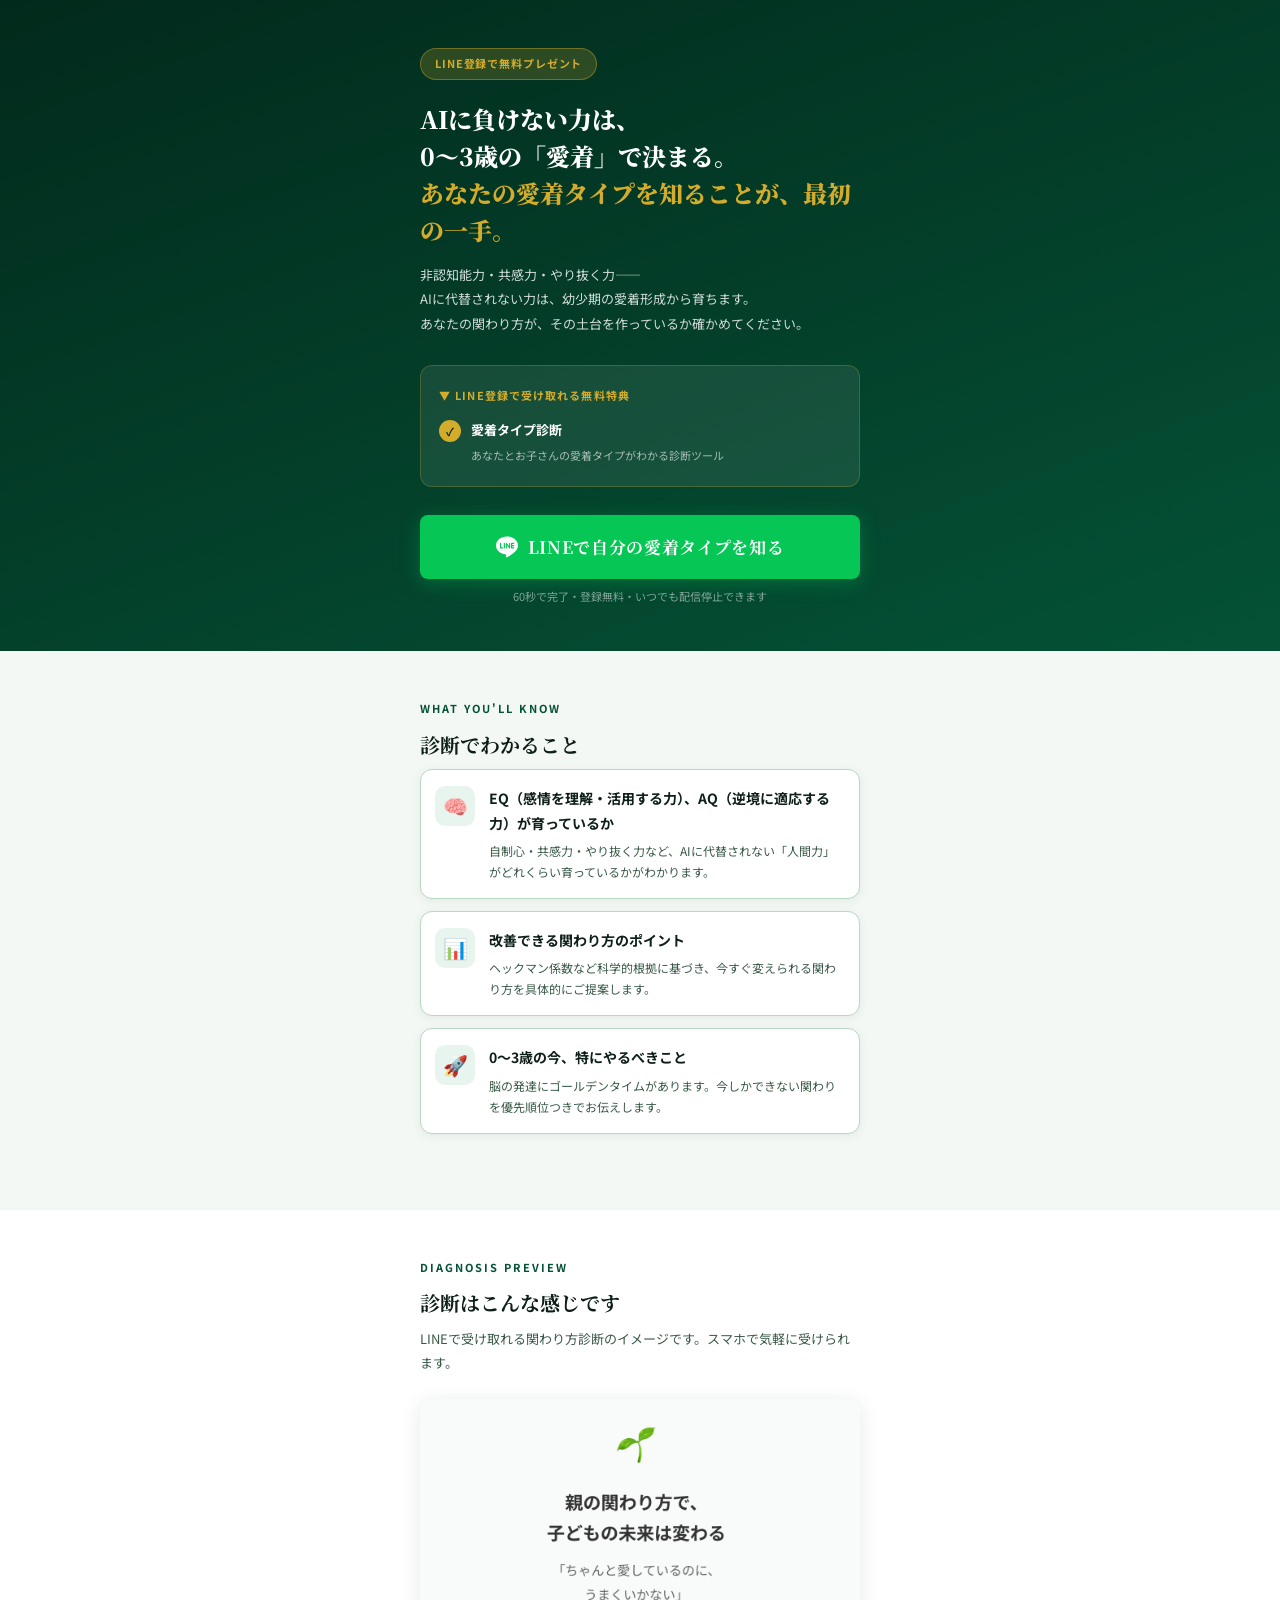
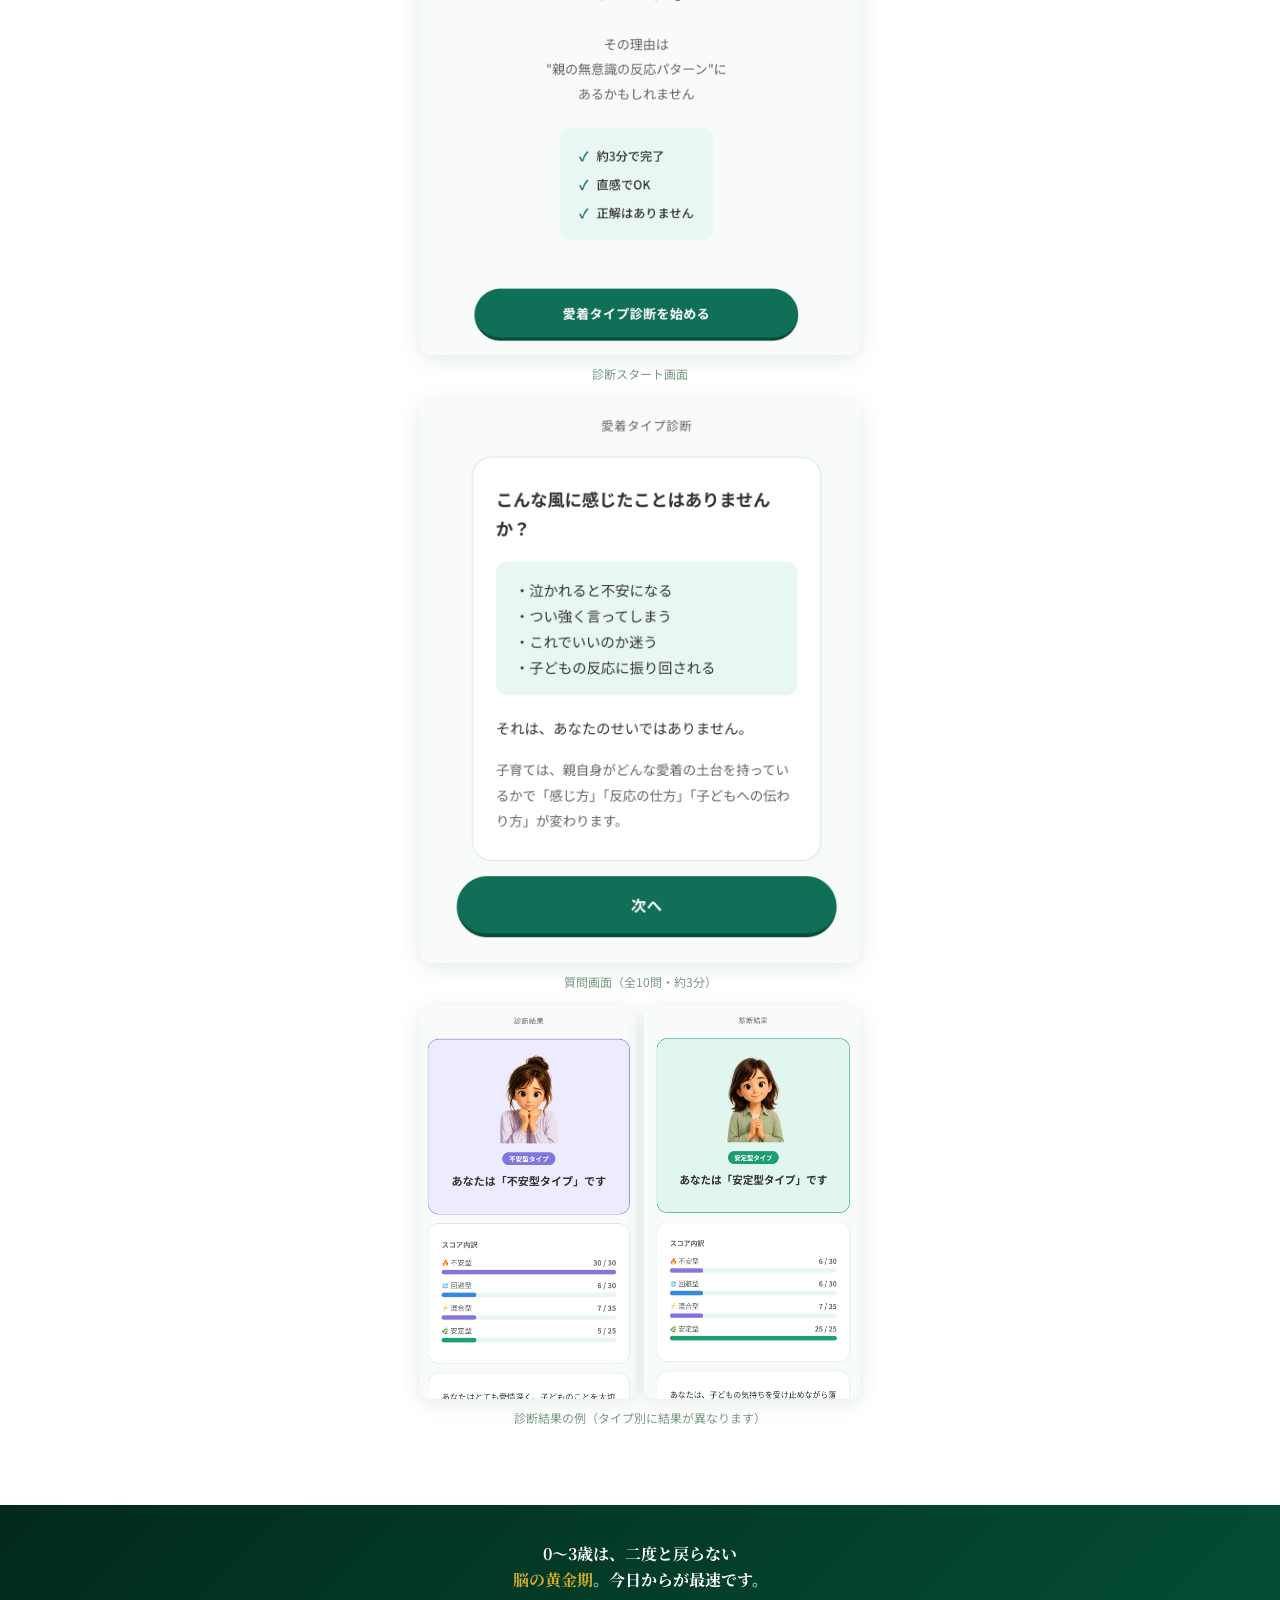
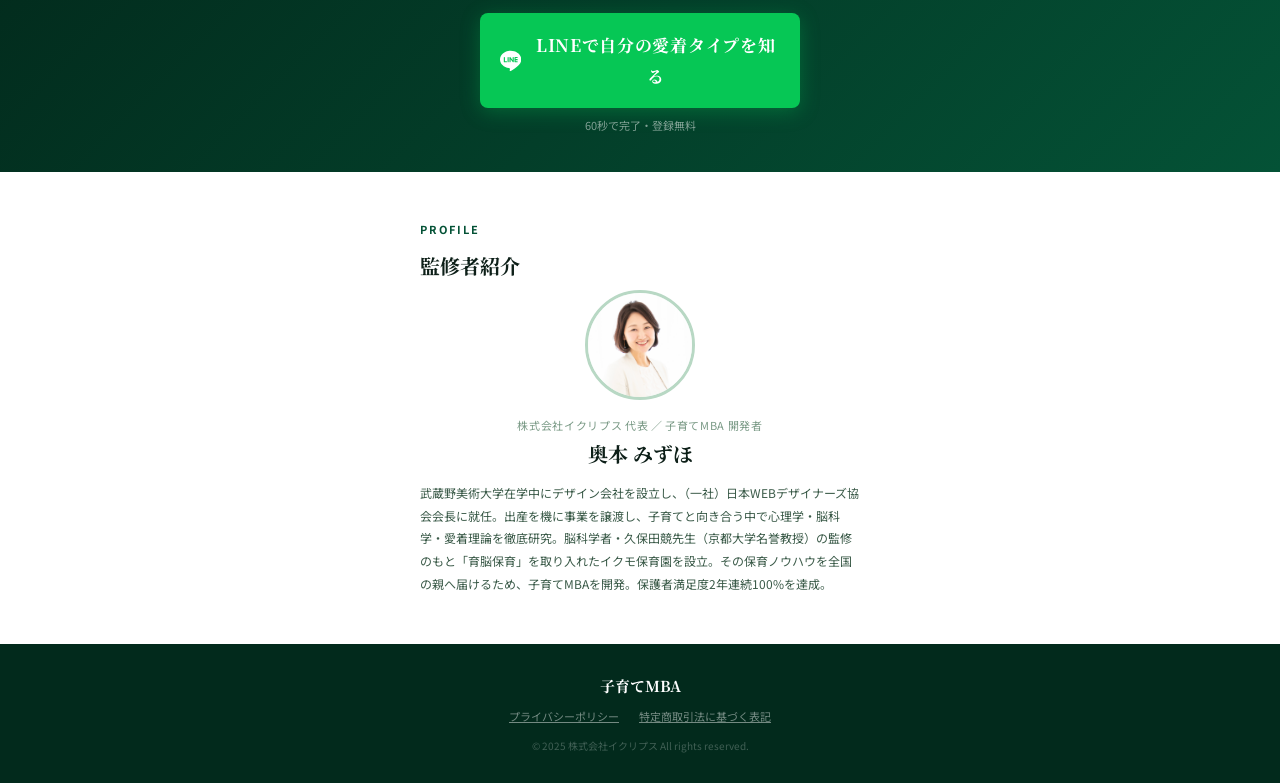
<file: line-v2/index.html>
<!DOCTYPE html>
<html lang="ja">
<head>
  <meta charset="UTF-8">
  <meta name="viewport" content="width=device-width, initial-scale=1.0">
  <title>【無料】AI時代の子育て診断を受け取る｜子育てMBA</title>
  <meta name="description" content="0〜3歳に何をすればAIに負けない力が育つのか？無料診断でわかります。LINE登録で今すぐ受け取れます。">
  <link rel="preconnect" href="https://fonts.googleapis.com">
  <link rel="preconnect" href="https://fonts.gstatic.com" crossorigin>
  <link href="https://fonts.googleapis.com/css2?family=Noto+Serif+JP:wght@400;700;900&family=Noto+Sans+JP:wght@400;500;700&display=swap" rel="stylesheet">
  <link rel="icon" href="../favicon.svg" type="image/svg+xml">
  <link rel="stylesheet" href="style.css">
</head>
<body>

  <!-- Hero -->
  <section class="hero">
    <div class="container">
      <p class="hero-badge">LINE登録で無料プレゼント</p>
      <h1 class="hero-title">
        AIに負けない力は、<br>
        0〜3歳の「愛着」で決まる。<br>
        <span>あなたの愛着タイプを知ることが、最初の一手。</span>
      </h1>
      <p class="hero-sub">
        非認知能力・共感力・やり抜く力——<br>
        AIに代替されない力は、幼少期の愛着形成から育ちます。<br>
        あなたの関わり方が、その土台を作っているか確かめてください。
      </p>
      <div class="gift-box">
        <p class="gift-box-label">▼ LINE登録で受け取れる無料特典</p>
        <div class="gift-list">
          <div class="gift-item">
            <div class="gift-item-num">✓</div>
            <div class="gift-item-text">
              <strong>愛着タイプ診断</strong>
              <span>あなたとお子さんの愛着タイプがわかる診断ツール</span>
            </div>
          </div>
        </div>
      </div>
      <a href="https://lin.ee/XXXXXXX" class="btn-line">
        <svg width="22" height="22" viewBox="0 0 24 24" fill="currentColor"><path d="M19.365 9.863c.349 0 .63.285.63.631 0 .345-.281.63-.63.63H17.61v1.125h1.755c.349 0 .63.283.63.630 0 .344-.281.629-.63.629h-2.386c-.345 0-.627-.285-.627-.629V8.108c0-.345.282-.63.627-.63h2.386c.349 0 .63.285.63.63 0 .349-.281.63-.63.63H17.61v1.125h1.755zm-3.855 3.016c0 .27-.174.51-.432.596-.064.021-.133.031-.199.031-.211 0-.391-.09-.51-.25l-2.443-3.317v2.94c0 .344-.279.629-.631.629-.346 0-.626-.285-.626-.629V8.108c0-.27.173-.51.43-.595.06-.023.136-.033.194-.033.195 0 .375.104.495.254l2.462 3.33V8.108c0-.345.282-.63.63-.63.345 0 .63.285.63.63v4.771zm-5.741 0c0 .344-.282.629-.631.629-.345 0-.627-.285-.627-.629V8.108c0-.345.282-.63.627-.63.349 0 .631.285.631.63v4.771zm-2.466.629H4.917c-.345 0-.63-.285-.63-.629V8.108c0-.345.285-.63.63-.63.348 0 .63.285.63.63v4.141h1.756c.348 0 .629.283.629.63 0 .344-.281.629-.629.629M24 10.314C24 4.943 18.615.572 12 .572S0 4.943 0 10.314c0 4.811 4.27 8.842 10.035 9.608.391.082.923.258 1.058.59.12.301.079.766.038 1.08l-.164 1.02c-.045.301-.24 1.186 1.049.645 1.291-.539 6.916-4.078 9.436-6.975C23.176 14.393 24 12.458 24 10.314"/></svg>
        LINEで自分の愛着タイプを知る
      </a>
      <p class="btn-line-note">60秒で完了・登録無料・いつでも配信停止できます</p>
    </div>
  </section>

  <!-- 診断でわかること -->
  <section class="section section-warm">
    <div class="container">
      <p class="section-eyebrow">WHAT YOU'LL KNOW</p>
      <h2 class="section-title">診断でわかること</h2>
      <div class="result-list">
        <div class="result-item">
          <div class="result-icon">🧠</div>
          <div class="result-body">
            <h3>EQ（感情を理解・活用する力）、AQ（逆境に適応する力）が育っているか</h3>
            <p>自制心・共感力・やり抜く力など、AIに代替されない「人間力」がどれくらい育っているかがわかります。</p>
          </div>
        </div>
        <div class="result-item">
          <div class="result-icon">📊</div>
          <div class="result-body">
            <h3>改善できる関わり方のポイント</h3>
            <p>ヘックマン係数など科学的根拠に基づき、今すぐ変えられる関わり方を具体的にご提案します。</p>
          </div>
        </div>
        <div class="result-item">
          <div class="result-icon">🚀</div>
          <div class="result-body">
            <h3>0〜3歳の今、特にやるべきこと</h3>
            <p>脳の発達にゴールデンタイムがあります。今しかできない関わりを優先順位つきでお伝えします。</p>
          </div>
        </div>
      </div>
    </div>
  </section>

  <!-- 診断プレビュー -->
  <section class="section section-white">
    <div class="container">
      <p class="section-eyebrow">DIAGNOSIS PREVIEW</p>
      <h2 class="section-title">診断はこんな感じです</h2>
      <p class="section-lead">LINEで受け取れる関わり方診断のイメージです。スマホで気軽に受けられます。</p>
      <div class="screenshots">
        <img src="../images/start.png" alt="愛着診断スタート画面" class="screenshot-img">
        <p class="screenshot-caption">診断スタート画面</p>
        <img src="../images/question.png" alt="愛着診断 質問画面" class="screenshot-img">
        <p class="screenshot-caption">質問画面（全10問・約3分）</p>
        <div class="screenshot-row">
          <img src="../images/result-fuan.png" alt="不安型タイプ" class="screenshot-img">
          <img src="../images/result-antei.png" alt="安定型タイプ" class="screenshot-img">
        </div>
        <p class="screenshot-caption">診断結果の例（タイプ別に結果が異なります）</p>
      </div>
    </div>
  </section>

  <!-- Mid CTA -->
  <div class="mid-cta">
    <p class="mid-cta-text">
      0〜3歳は、二度と戻らない<br>
      <span>脳の黄金期</span>。今日からが最速です。
    </p>
    <a href="https://lin.ee/XXXXXXX" class="btn-line" style="max-width:320px;margin:0 auto">
      <svg width="22" height="22" viewBox="0 0 24 24" fill="currentColor"><path d="M19.365 9.863c.349 0 .63.285.63.631 0 .345-.281.63-.63.63H17.61v1.125h1.755c.349 0 .63.283.63.630 0 .344-.281.629-.63.629h-2.386c-.345 0-.627-.285-.627-.629V8.108c0-.345.282-.63.627-.63h2.386c.349 0 .63.285.63.63 0 .349-.281.63-.63.63H17.61v1.125h1.755zm-3.855 3.016c0 .27-.174.51-.432.596-.064.021-.133.031-.199.031-.211 0-.391-.09-.51-.25l-2.443-3.317v2.94c0 .344-.279.629-.631.629-.346 0-.626-.285-.626-.629V8.108c0-.27.173-.51.43-.595.06-.023.136-.033.194-.033.195 0 .375.104.495.254l2.462 3.33V8.108c0-.345.282-.63.63-.63.345 0 .63.285.63.63v4.771zm-5.741 0c0 .344-.282.629-.631.629-.345 0-.627-.285-.627-.629V8.108c0-.345.282-.63.627-.63.349 0 .631.285.631.63v4.771zm-2.466.629H4.917c-.345 0-.63-.285-.63-.629V8.108c0-.345.285-.63.63-.63.348 0 .63.285.63.63v4.141h1.756c.348 0 .629.283.629.63 0 .344-.281.629-.629.629M24 10.314C24 4.943 18.615.572 12 .572S0 4.943 0 10.314c0 4.811 4.27 8.842 10.035 9.608.391.082.923.258 1.058.59.12.301.079.766.038 1.08l-.164 1.02c-.045.301-.24 1.186 1.049.645 1.291-.539 6.916-4.078 9.436-6.975C23.176 14.393 24 12.458 24 10.314"/></svg>
      LINEで自分の愛着タイプを知る
    </a>
    <p class="btn-line-note">60秒で完了・登録無料</p>
  </div>

  <!-- Profile -->
  <section class="section section-white">
    <div class="container">
      <p class="section-eyebrow">PROFILE</p>
      <h2 class="section-title">監修者紹介</h2>
      <div class="profile-wrap">
        <img src="images/okumo.png" alt="奥本みずほ" class="profile-photo">
        <div>
          <p class="profile-label">株式会社イクリプス 代表 ／ 子育てMBA 開発者</p>
          <h3 class="profile-name">奥本 みずほ</h3>
          <p class="profile-desc">武蔵野美術大学在学中にデザイン会社を設立し、（一社）日本WEBデザイナーズ協会会長に就任。出産を機に事業を譲渡し、子育てと向き合う中で心理学・脳科学・愛着理論を徹底研究。脳科学者・久保田競先生（京都大学名誉教授）の監修のもと「育脳保育」を取り入れたイクモ保育園を設立。その保育ノウハウを全国の親へ届けるため、子育てMBAを開発。保護者満足度2年連続100%を達成。</p>
        </div>
      </div>
    </div>
  </section>

  <!-- Footer -->
  <footer class="footer">
    <div class="container">
      <div class="footer-inner">
        <div class="footer-logo">子育てMBA</div>
        <div class="footer-links">
          <a href="#">プライバシーポリシー</a>
          <a href="#">特定商取引法に基づく表記</a>
        </div>
        <p class="footer-copy">© 2025 株式会社イクリプス All rights reserved.</p>
      </div>
    </div>
  </footer>

</body>
</html>
</file>
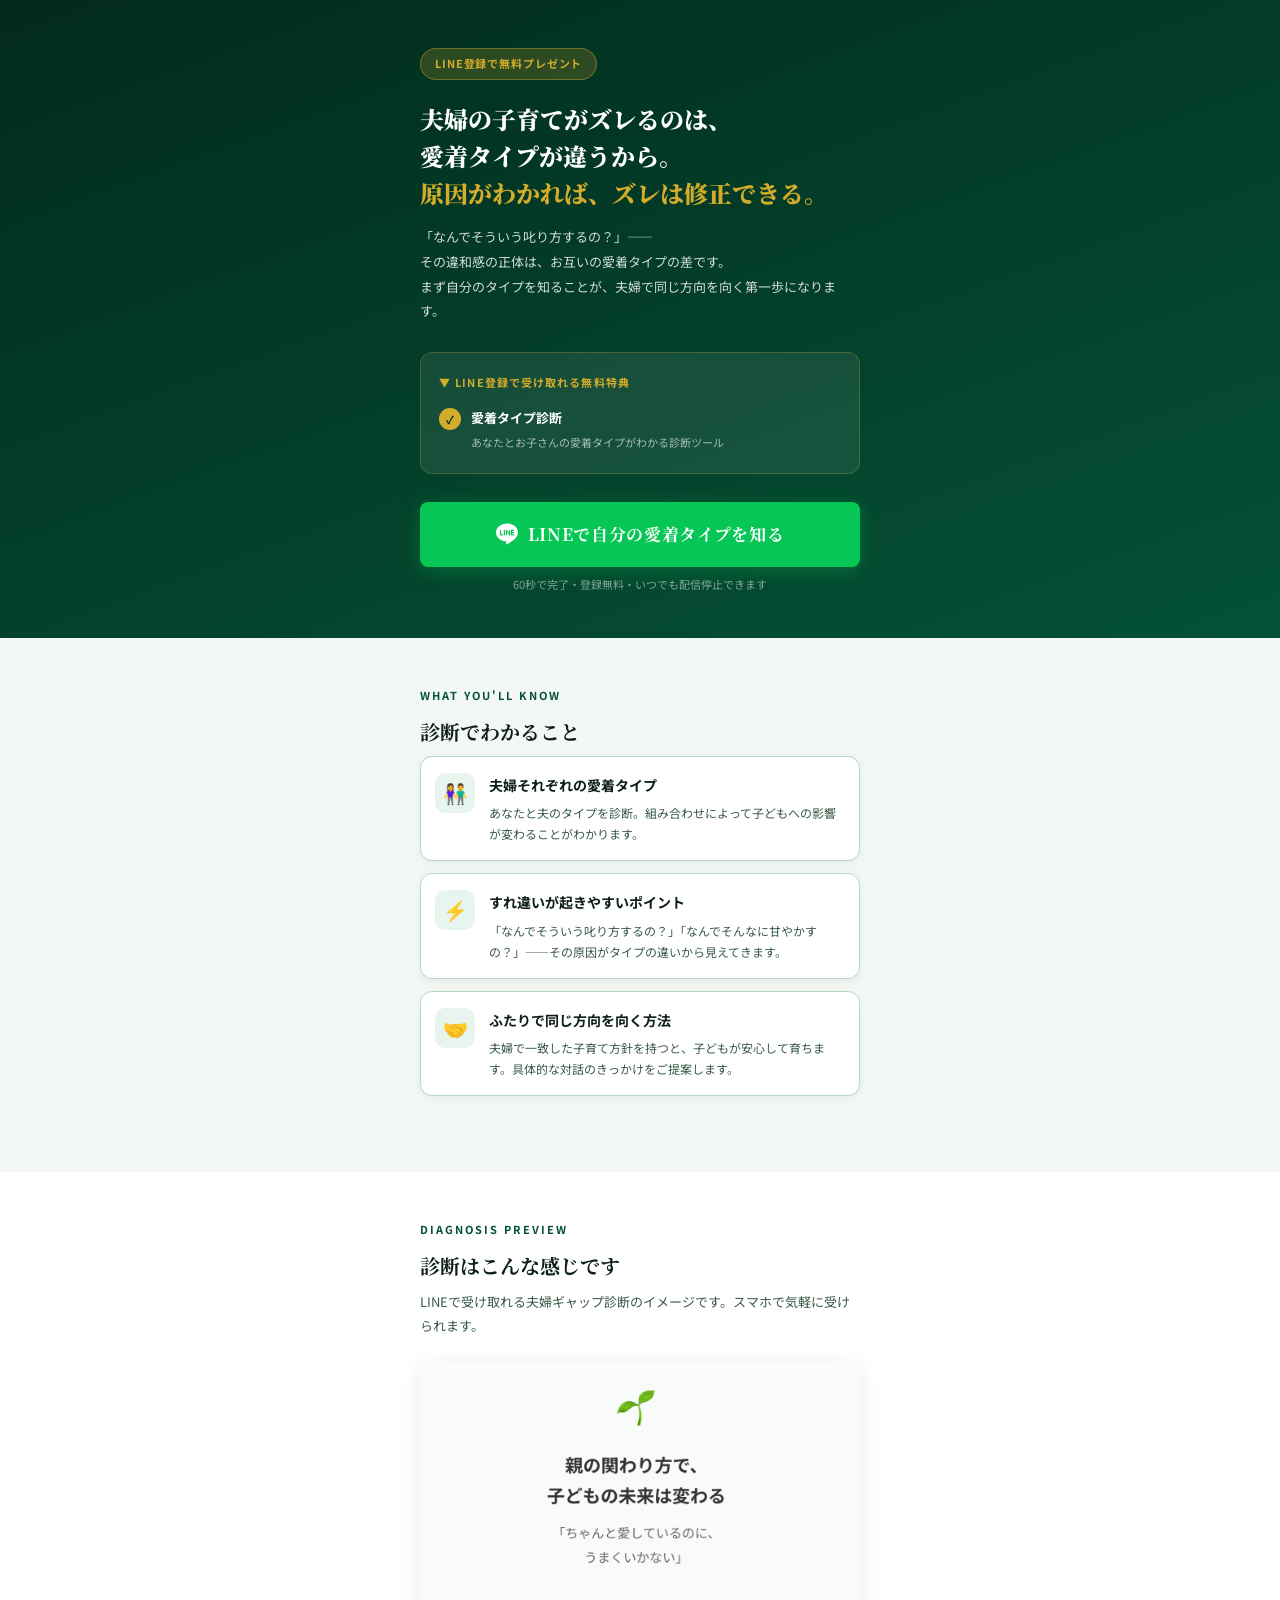
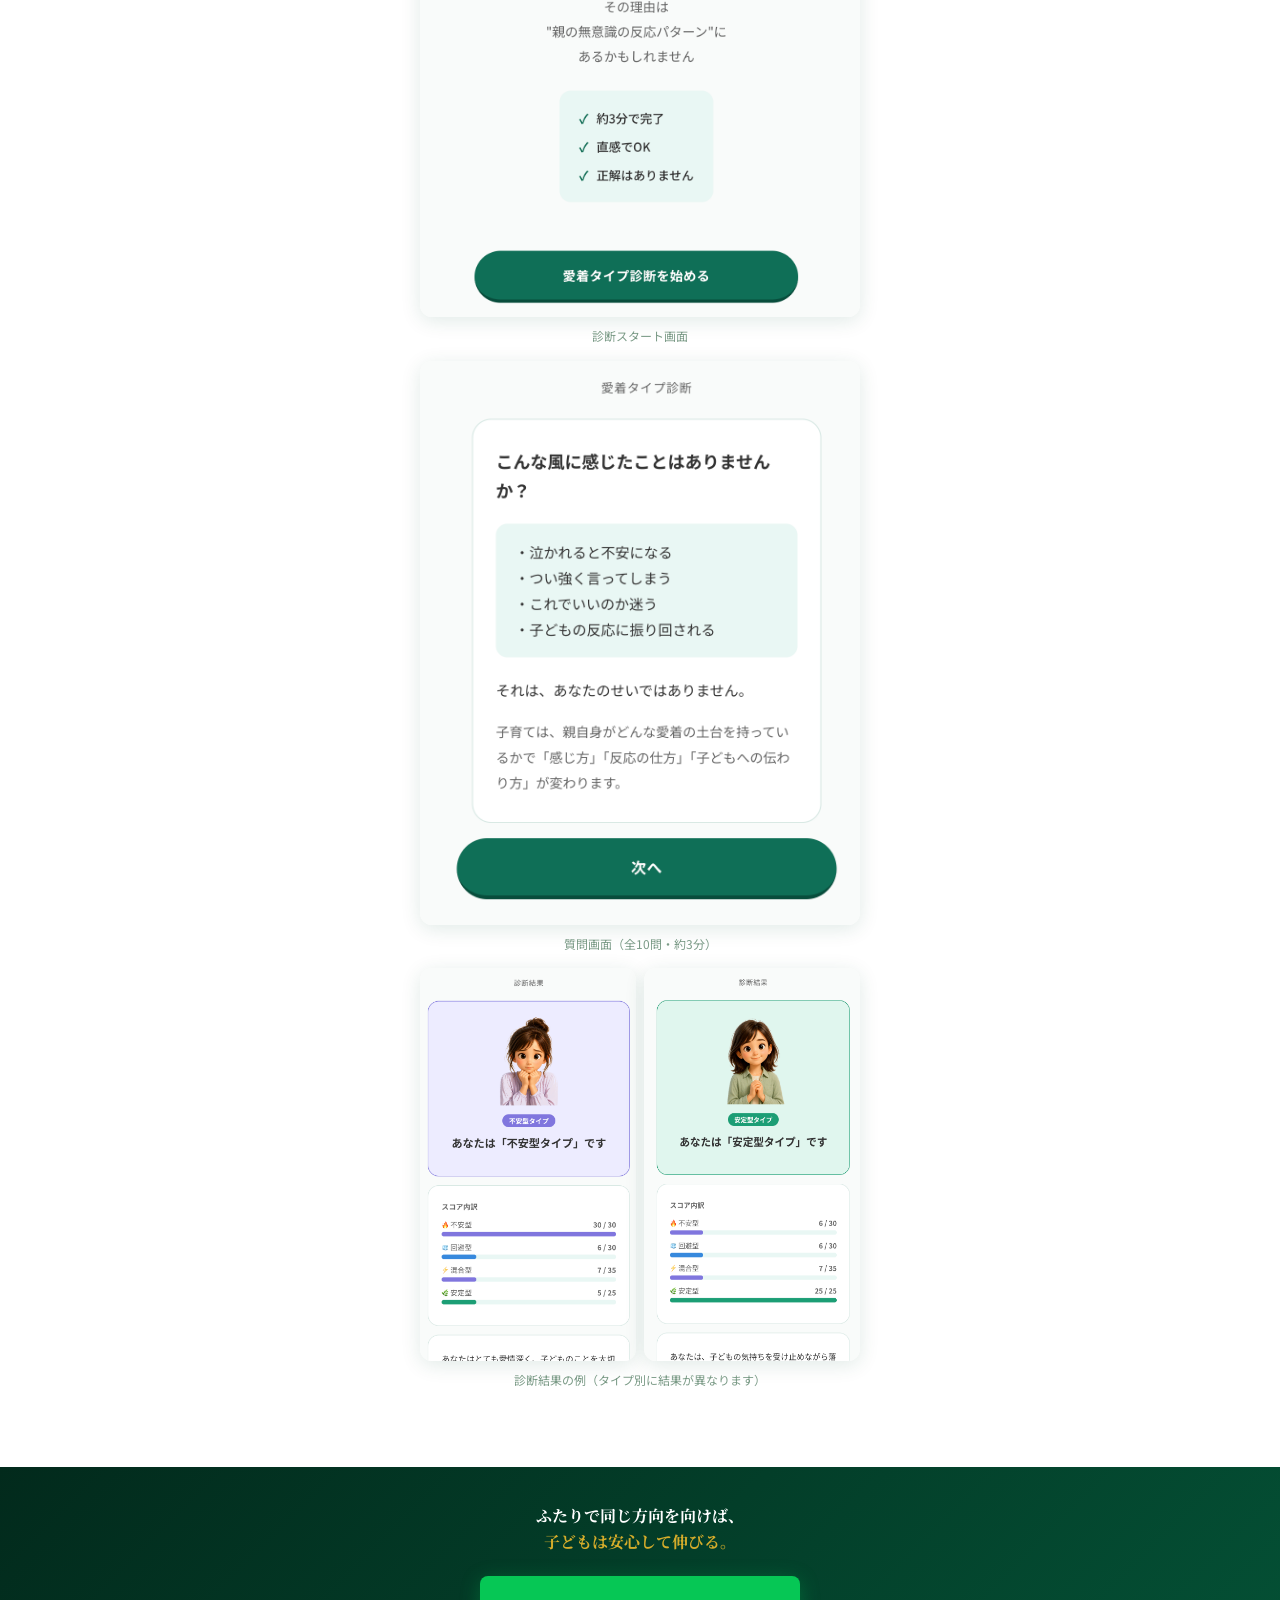
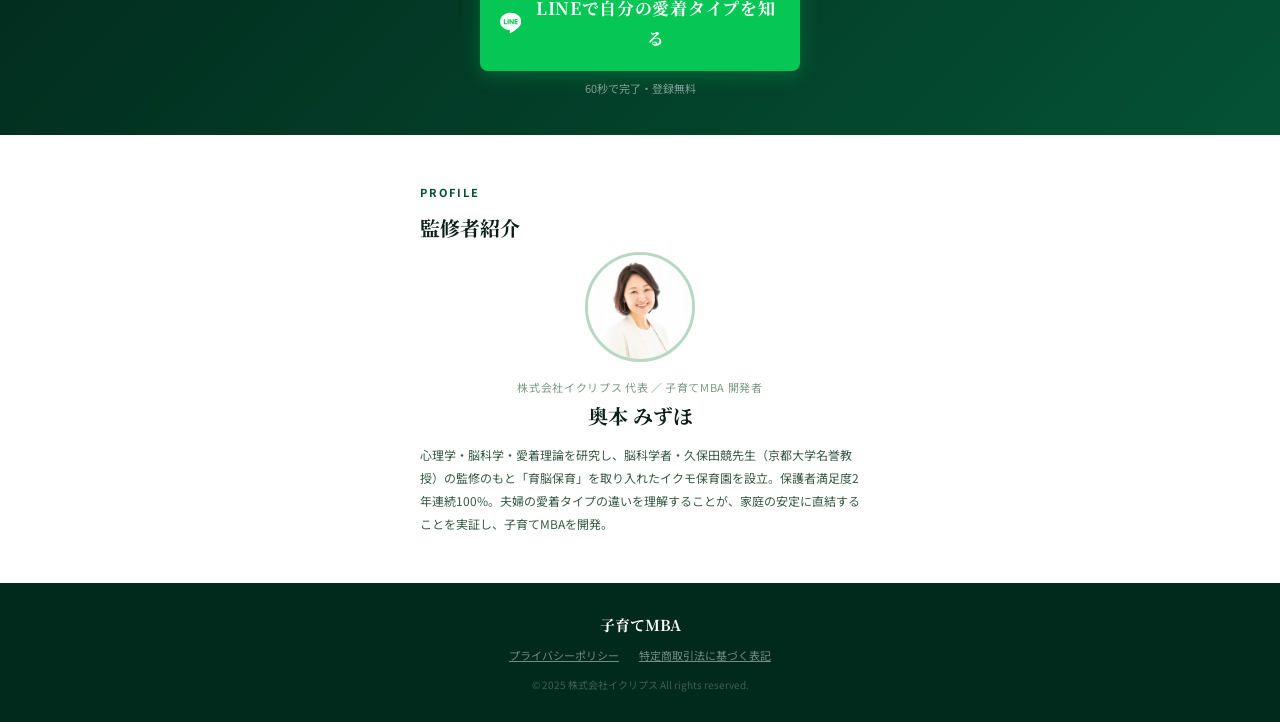
<file: line-v3/index.html>
<!DOCTYPE html>
<html lang="ja">
<head>
  <meta charset="UTF-8">
  <meta name="viewport" content="width=device-width, initial-scale=1.0">
  <title>【無料】夫婦の子育てギャップ診断を受け取る｜子育てMBA</title>
  <meta name="description" content="夫婦の子育て方針のズレ、放っておくと子どもが迷います。無料診断で今すぐチェック。LINE登録で受け取れます。">
  <link rel="preconnect" href="https://fonts.googleapis.com">
  <link rel="preconnect" href="https://fonts.gstatic.com" crossorigin>
  <link href="https://fonts.googleapis.com/css2?family=Noto+Serif+JP:wght@400;700;900&family=Noto+Sans+JP:wght@400;500;700&display=swap" rel="stylesheet">
  <link rel="icon" href="../favicon.svg" type="image/svg+xml">
  <link rel="stylesheet" href="style.css">
</head>
<body>

  <!-- Hero -->
  <section class="hero">
    <div class="container">
      <p class="hero-badge">LINE登録で無料プレゼント</p>
      <h1 class="hero-title">
        夫婦の子育てがズレるのは、<br>
        愛着タイプが違うから。<br>
        <span>原因がわかれば、ズレは修正できる。</span>
      </h1>
      <p class="hero-sub">
        「なんでそういう叱り方するの？」——<br>
        その違和感の正体は、お互いの愛着タイプの差です。<br>
        まず自分のタイプを知ることが、夫婦で同じ方向を向く第一歩になります。
      </p>
      <div class="gift-box">
        <p class="gift-box-label">▼ LINE登録で受け取れる無料特典</p>
        <div class="gift-list">
          <div class="gift-item">
            <div class="gift-item-num">✓</div>
            <div class="gift-item-text">
              <strong>愛着タイプ診断</strong>
              <span>あなたとお子さんの愛着タイプがわかる診断ツール</span>
            </div>
          </div>
        </div>
      </div>
      <a href="https://lin.ee/XXXXXXX" class="btn-line">
        <svg width="22" height="22" viewBox="0 0 24 24" fill="currentColor"><path d="M19.365 9.863c.349 0 .63.285.63.631 0 .345-.281.63-.63.63H17.61v1.125h1.755c.349 0 .63.283.63.630 0 .344-.281.629-.63.629h-2.386c-.345 0-.627-.285-.627-.629V8.108c0-.345.282-.63.627-.63h2.386c.349 0 .63.285.63.63 0 .349-.281.63-.63.63H17.61v1.125h1.755zm-3.855 3.016c0 .27-.174.51-.432.596-.064.021-.133.031-.199.031-.211 0-.391-.09-.51-.25l-2.443-3.317v2.94c0 .344-.279.629-.631.629-.346 0-.626-.285-.626-.629V8.108c0-.27.173-.51.43-.595.06-.023.136-.033.194-.033.195 0 .375.104.495.254l2.462 3.33V8.108c0-.345.282-.63.63-.63.345 0 .63.285.63.63v4.771zm-5.741 0c0 .344-.282.629-.631.629-.345 0-.627-.285-.627-.629V8.108c0-.345.282-.63.627-.63.349 0 .631.285.631.63v4.771zm-2.466.629H4.917c-.345 0-.63-.285-.63-.629V8.108c0-.345.285-.63.63-.63.348 0 .63.285.63.63v4.141h1.756c.348 0 .629.283.629.63 0 .344-.281.629-.629.629M24 10.314C24 4.943 18.615.572 12 .572S0 4.943 0 10.314c0 4.811 4.27 8.842 10.035 9.608.391.082.923.258 1.058.59.12.301.079.766.038 1.08l-.164 1.02c-.045.301-.24 1.186 1.049.645 1.291-.539 6.916-4.078 9.436-6.975C23.176 14.393 24 12.458 24 10.314"/></svg>
        LINEで自分の愛着タイプを知る
      </a>
      <p class="btn-line-note">60秒で完了・登録無料・いつでも配信停止できます</p>
    </div>
  </section>

  <!-- 診断でわかること -->
  <section class="section section-warm">
    <div class="container">
      <p class="section-eyebrow">WHAT YOU'LL KNOW</p>
      <h2 class="section-title">診断でわかること</h2>
      <div class="result-list">
        <div class="result-item">
          <div class="result-icon">👫</div>
          <div class="result-body">
            <h3>夫婦それぞれの愛着タイプ</h3>
            <p>あなたと夫のタイプを診断。組み合わせによって子どもへの影響が変わることがわかります。</p>
          </div>
        </div>
        <div class="result-item">
          <div class="result-icon">⚡</div>
          <div class="result-body">
            <h3>すれ違いが起きやすいポイント</h3>
            <p>「なんでそういう叱り方するの？」「なんでそんなに甘やかすの？」——その原因がタイプの違いから見えてきます。</p>
          </div>
        </div>
        <div class="result-item">
          <div class="result-icon">🤝</div>
          <div class="result-body">
            <h3>ふたりで同じ方向を向く方法</h3>
            <p>夫婦で一致した子育て方針を持つと、子どもが安心して育ちます。具体的な対話のきっかけをご提案します。</p>
          </div>
        </div>
      </div>
    </div>
  </section>

  <!-- 診断プレビュー -->
  <section class="section section-white">
    <div class="container">
      <p class="section-eyebrow">DIAGNOSIS PREVIEW</p>
      <h2 class="section-title">診断はこんな感じです</h2>
      <p class="section-lead">LINEで受け取れる夫婦ギャップ診断のイメージです。スマホで気軽に受けられます。</p>
      <div class="screenshots">
        <img src="../images/start.png" alt="愛着診断スタート画面" class="screenshot-img">
        <p class="screenshot-caption">診断スタート画面</p>
        <img src="../images/question.png" alt="愛着診断 質問画面" class="screenshot-img">
        <p class="screenshot-caption">質問画面（全10問・約3分）</p>
        <div class="screenshot-row">
          <img src="../images/result-fuan.png" alt="不安型タイプ" class="screenshot-img">
          <img src="../images/result-antei.png" alt="安定型タイプ" class="screenshot-img">
        </div>
        <p class="screenshot-caption">診断結果の例（タイプ別に結果が異なります）</p>
      </div>
    </div>
  </section>

  <!-- Mid CTA -->
  <div class="mid-cta">
    <p class="mid-cta-text">
      ふたりで同じ方向を向けば、<br>
      <span>子どもは安心して伸びる。</span>
    </p>
    <a href="https://lin.ee/XXXXXXX" class="btn-line" style="max-width:320px;margin:0 auto">
      <svg width="22" height="22" viewBox="0 0 24 24" fill="currentColor"><path d="M19.365 9.863c.349 0 .63.285.63.631 0 .345-.281.63-.63.63H17.61v1.125h1.755c.349 0 .63.283.63.630 0 .344-.281.629-.63.629h-2.386c-.345 0-.627-.285-.627-.629V8.108c0-.345.282-.63.627-.63h2.386c.349 0 .63.285.63.63 0 .349-.281.63-.63.63H17.61v1.125h1.755zm-3.855 3.016c0 .27-.174.51-.432.596-.064.021-.133.031-.199.031-.211 0-.391-.09-.51-.25l-2.443-3.317v2.94c0 .344-.279.629-.631.629-.346 0-.626-.285-.626-.629V8.108c0-.27.173-.51.43-.595.06-.023.136-.033.194-.033.195 0 .375.104.495.254l2.462 3.33V8.108c0-.345.282-.63.63-.63.345 0 .63.285.63.63v4.771zm-5.741 0c0 .344-.282.629-.631.629-.345 0-.627-.285-.627-.629V8.108c0-.345.282-.63.627-.63.349 0 .631.285.631.63v4.771zm-2.466.629H4.917c-.345 0-.63-.285-.63-.629V8.108c0-.345.285-.63.63-.63.348 0 .63.285.63.63v4.141h1.756c.348 0 .629.283.629.63 0 .344-.281.629-.629.629M24 10.314C24 4.943 18.615.572 12 .572S0 4.943 0 10.314c0 4.811 4.27 8.842 10.035 9.608.391.082.923.258 1.058.59.12.301.079.766.038 1.08l-.164 1.02c-.045.301-.24 1.186 1.049.645 1.291-.539 6.916-4.078 9.436-6.975C23.176 14.393 24 12.458 24 10.314"/></svg>
      LINEで自分の愛着タイプを知る
    </a>
    <p class="btn-line-note">60秒で完了・登録無料</p>
  </div>

  <!-- Profile -->
  <section class="section section-white">
    <div class="container">
      <p class="section-eyebrow">PROFILE</p>
      <h2 class="section-title">監修者紹介</h2>
      <div class="profile-wrap">
        <img src="images/okumo.png" alt="奥本みずほ" class="profile-photo">
        <div>
          <p class="profile-label">株式会社イクリプス 代表 ／ 子育てMBA 開発者</p>
          <h3 class="profile-name">奥本 みずほ</h3>
          <p class="profile-desc">心理学・脳科学・愛着理論を研究し、脳科学者・久保田競先生（京都大学名誉教授）の監修のもと「育脳保育」を取り入れたイクモ保育園を設立。保護者満足度2年連続100%。夫婦の愛着タイプの違いを理解することが、家庭の安定に直結することを実証し、子育てMBAを開発。</p>
        </div>
      </div>
    </div>
  </section>

  <!-- Footer -->
  <footer class="footer">
    <div class="container">
      <div class="footer-inner">
        <div class="footer-logo">子育てMBA</div>
        <div class="footer-links">
          <a href="#">プライバシーポリシー</a>
          <a href="#">特定商取引法に基づく表記</a>
        </div>
        <p class="footer-copy">© 2025 株式会社イクリプス All rights reserved.</p>
      </div>
    </div>
  </footer>

</body>
</html>
</file>
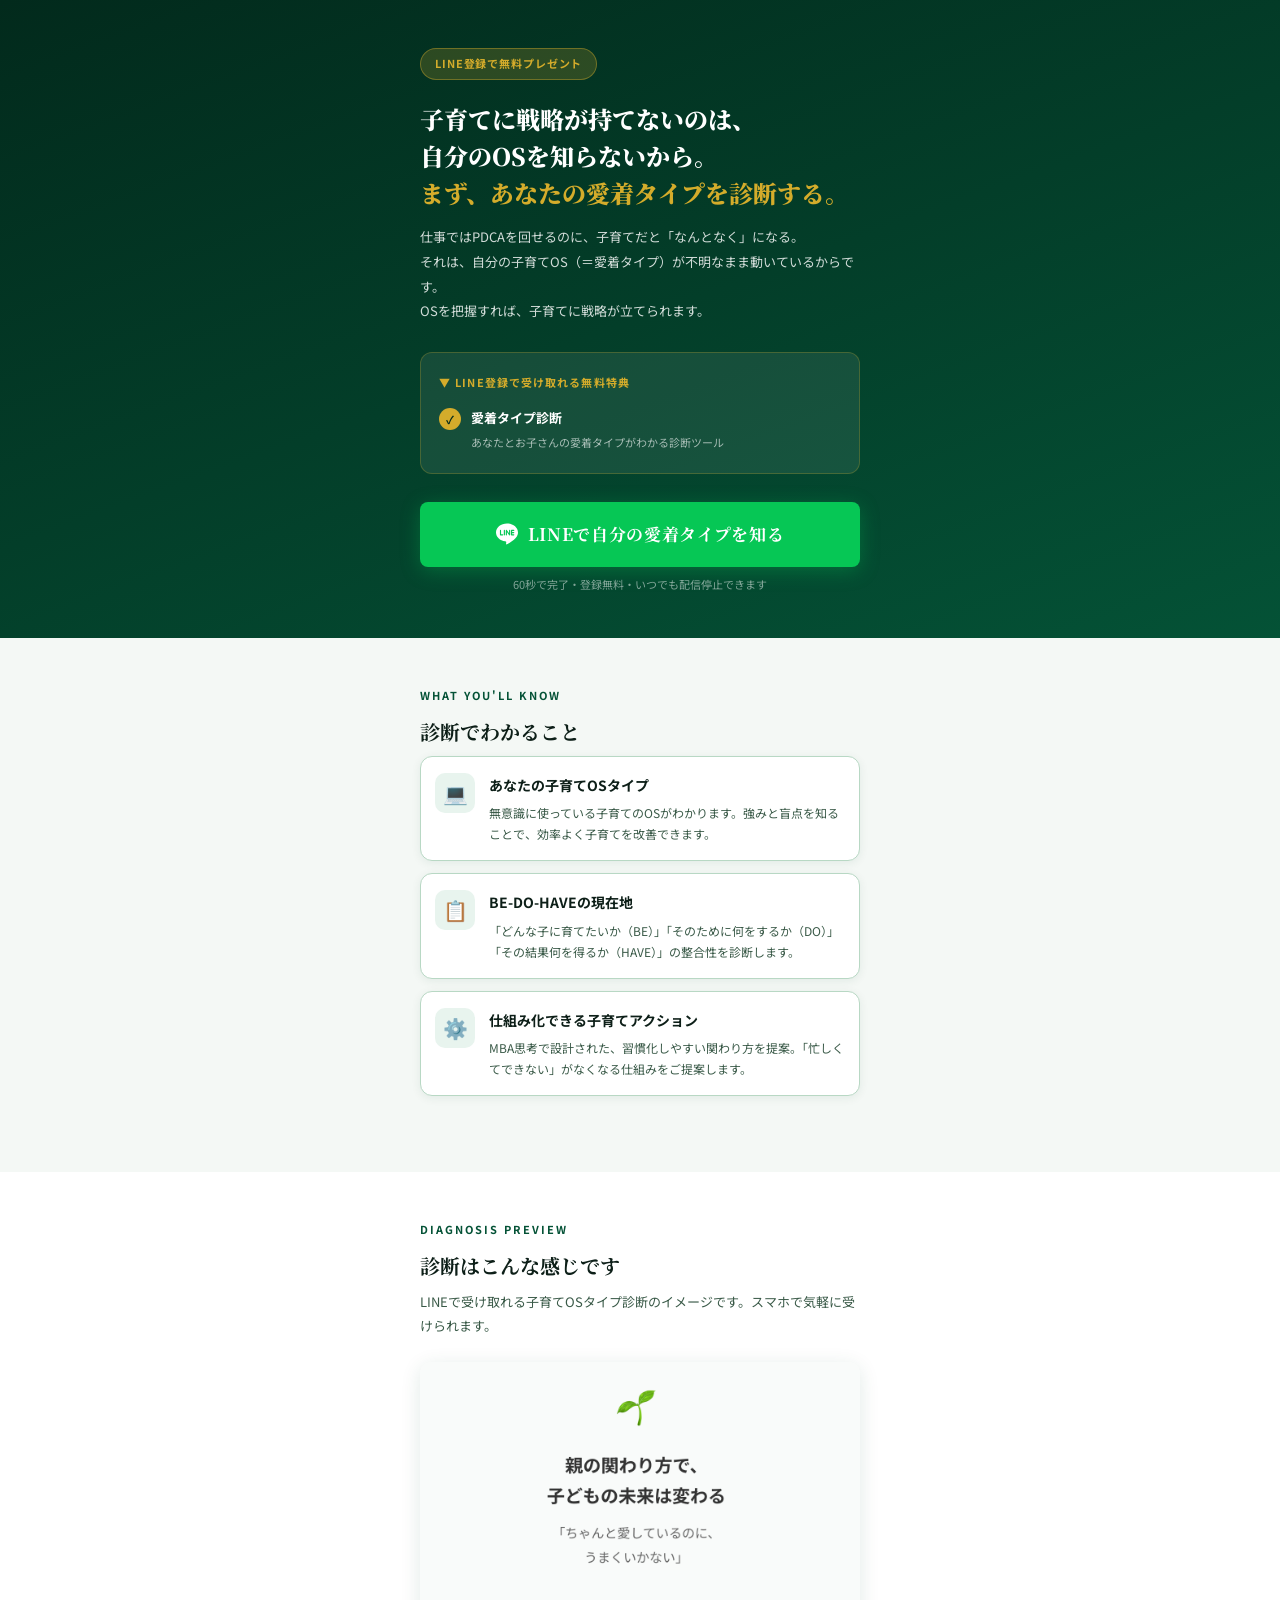
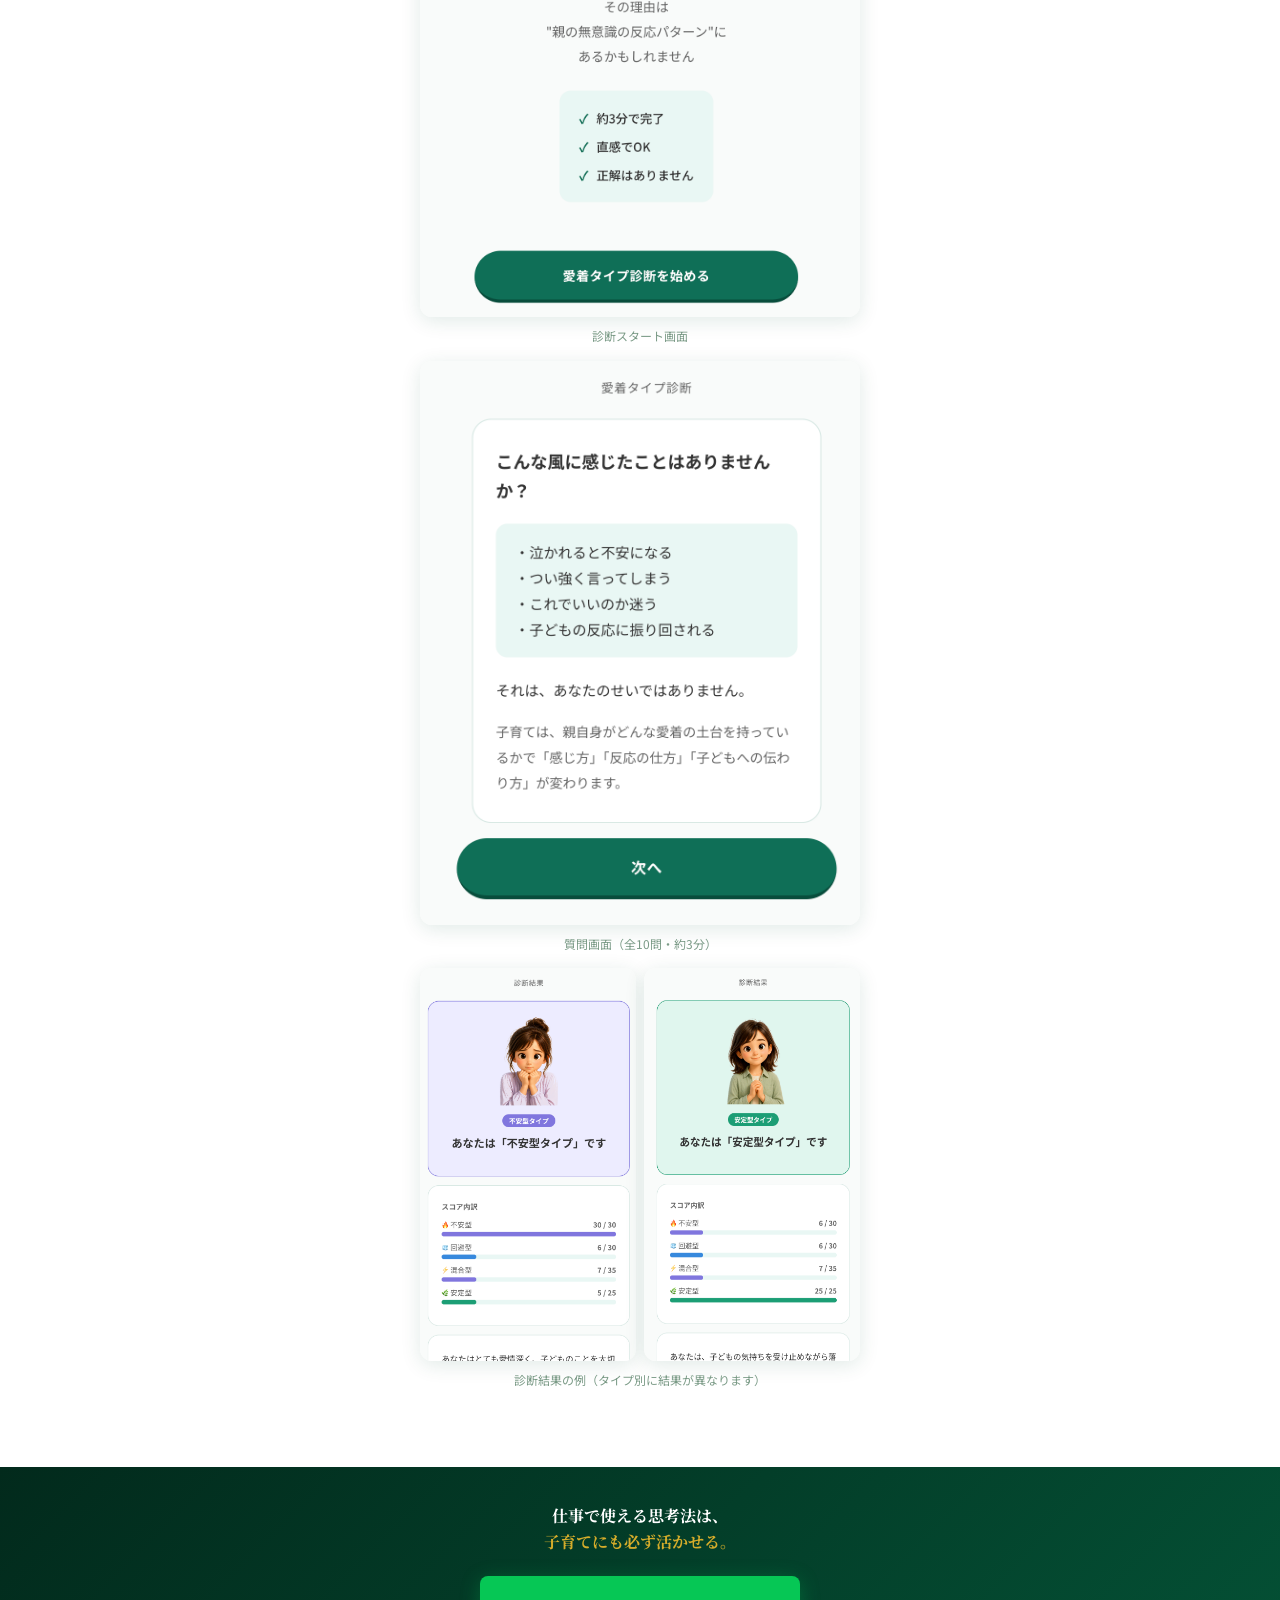
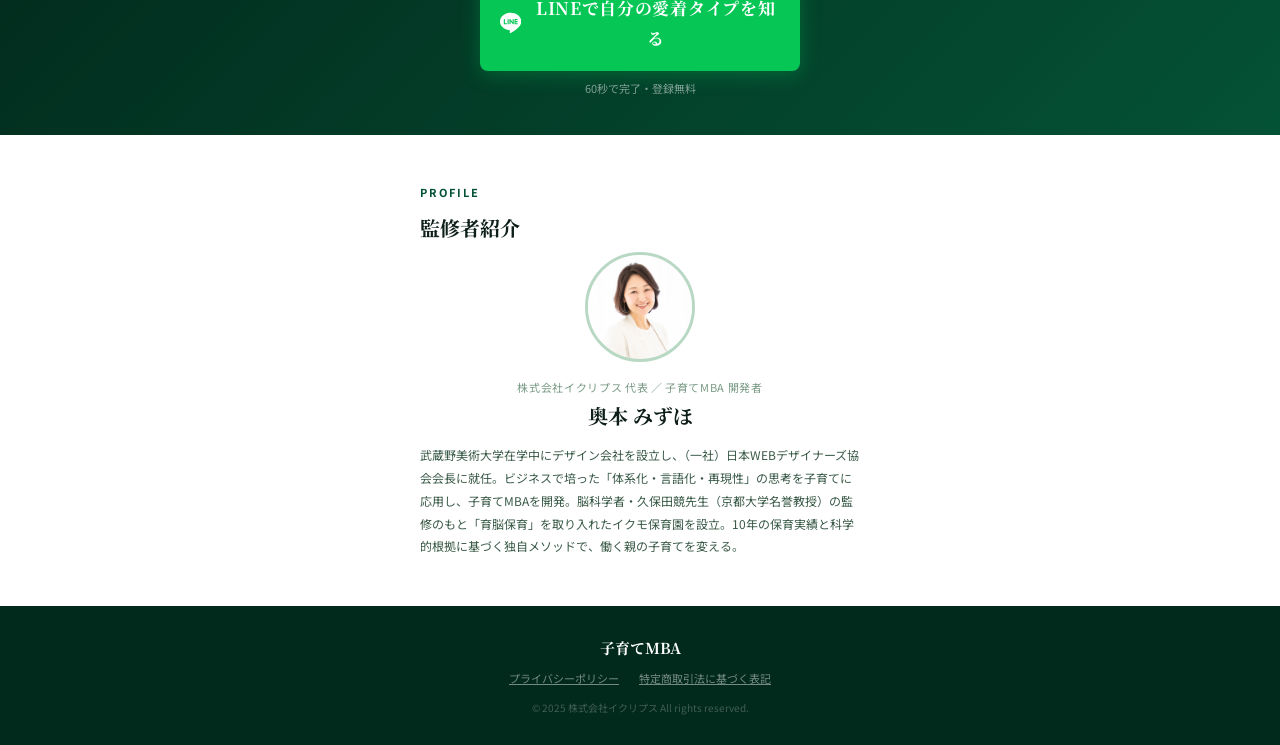
<file: line-v4/index.html>
<!DOCTYPE html>
<html lang="ja">
<head>
  <meta charset="UTF-8">
  <meta name="viewport" content="width=device-width, initial-scale=1.0">
  <title>【無料】子育てOSタイプ診断を受け取る｜子育てMBA</title>
  <meta name="description" content="あなたの子育てOSタイプを知れば、戦略が立てられる。MBA思考で子育てを科学する無料診断。LINE登録で受け取れます。">
  <link rel="preconnect" href="https://fonts.googleapis.com">
  <link rel="preconnect" href="https://fonts.gstatic.com" crossorigin>
  <link href="https://fonts.googleapis.com/css2?family=Noto+Serif+JP:wght@400;700;900&family=Noto+Sans+JP:wght@400;500;700&display=swap" rel="stylesheet">
  <link rel="icon" href="../favicon.svg" type="image/svg+xml">
  <link rel="stylesheet" href="style.css">
</head>
<body>

  <!-- Hero -->
  <section class="hero">
    <div class="container">
      <p class="hero-badge">LINE登録で無料プレゼント</p>
      <h1 class="hero-title">
        子育てに戦略が持てないのは、<br>
        自分のOSを知らないから。<br>
        <span>まず、あなたの愛着タイプを診断する。</span>
      </h1>
      <p class="hero-sub">
        仕事ではPDCAを回せるのに、子育てだと「なんとなく」になる。<br>
        それは、自分の子育てOS（＝愛着タイプ）が不明なまま動いているからです。<br>
        OSを把握すれば、子育てに戦略が立てられます。
      </p>
      <div class="gift-box">
        <p class="gift-box-label">▼ LINE登録で受け取れる無料特典</p>
        <div class="gift-list">
          <div class="gift-item">
            <div class="gift-item-num">✓</div>
            <div class="gift-item-text">
              <strong>愛着タイプ診断</strong>
              <span>あなたとお子さんの愛着タイプがわかる診断ツール</span>
            </div>
          </div>
        </div>
      </div>
      <a href="https://lin.ee/XXXXXXX" class="btn-line">
        <svg width="22" height="22" viewBox="0 0 24 24" fill="currentColor"><path d="M19.365 9.863c.349 0 .63.285.63.631 0 .345-.281.63-.63.63H17.61v1.125h1.755c.349 0 .63.283.63.630 0 .344-.281.629-.63.629h-2.386c-.345 0-.627-.285-.627-.629V8.108c0-.345.282-.63.627-.63h2.386c.349 0 .63.285.63.63 0 .349-.281.63-.63.63H17.61v1.125h1.755zm-3.855 3.016c0 .27-.174.51-.432.596-.064.021-.133.031-.199.031-.211 0-.391-.09-.51-.25l-2.443-3.317v2.94c0 .344-.279.629-.631.629-.346 0-.626-.285-.626-.629V8.108c0-.27.173-.51.43-.595.06-.023.136-.033.194-.033.195 0 .375.104.495.254l2.462 3.33V8.108c0-.345.282-.63.63-.63.345 0 .63.285.63.63v4.771zm-5.741 0c0 .344-.282.629-.631.629-.345 0-.627-.285-.627-.629V8.108c0-.345.282-.63.627-.63.349 0 .631.285.631.63v4.771zm-2.466.629H4.917c-.345 0-.63-.285-.63-.629V8.108c0-.345.285-.63.63-.63.348 0 .63.285.63.63v4.141h1.756c.348 0 .629.283.629.63 0 .344-.281.629-.629.629M24 10.314C24 4.943 18.615.572 12 .572S0 4.943 0 10.314c0 4.811 4.27 8.842 10.035 9.608.391.082.923.258 1.058.59.12.301.079.766.038 1.08l-.164 1.02c-.045.301-.24 1.186 1.049.645 1.291-.539 6.916-4.078 9.436-6.975C23.176 14.393 24 12.458 24 10.314"/></svg>
        LINEで自分の愛着タイプを知る
      </a>
      <p class="btn-line-note">60秒で完了・登録無料・いつでも配信停止できます</p>
    </div>
  </section>

  <!-- 診断でわかること -->
  <section class="section section-warm">
    <div class="container">
      <p class="section-eyebrow">WHAT YOU'LL KNOW</p>
      <h2 class="section-title">診断でわかること</h2>
      <div class="result-list">
        <div class="result-item">
          <div class="result-icon">💻</div>
          <div class="result-body">
            <h3>あなたの子育てOSタイプ</h3>
            <p>無意識に使っている子育てのOSがわかります。強みと盲点を知ることで、効率よく子育てを改善できます。</p>
          </div>
        </div>
        <div class="result-item">
          <div class="result-icon">📋</div>
          <div class="result-body">
            <h3>BE-DO-HAVEの現在地</h3>
            <p>「どんな子に育てたいか（BE）」「そのために何をするか（DO）」「その結果何を得るか（HAVE）」の整合性を診断します。</p>
          </div>
        </div>
        <div class="result-item">
          <div class="result-icon">⚙️</div>
          <div class="result-body">
            <h3>仕組み化できる子育てアクション</h3>
            <p>MBA思考で設計された、習慣化しやすい関わり方を提案。「忙しくてできない」がなくなる仕組みをご提案します。</p>
          </div>
        </div>
      </div>
    </div>
  </section>

  <!-- 診断プレビュー -->
  <section class="section section-white">
    <div class="container">
      <p class="section-eyebrow">DIAGNOSIS PREVIEW</p>
      <h2 class="section-title">診断はこんな感じです</h2>
      <p class="section-lead">LINEで受け取れる子育てOSタイプ診断のイメージです。スマホで気軽に受けられます。</p>
      <div class="screenshots">
        <img src="../images/start.png" alt="愛着診断スタート画面" class="screenshot-img">
        <p class="screenshot-caption">診断スタート画面</p>
        <img src="../images/question.png" alt="愛着診断 質問画面" class="screenshot-img">
        <p class="screenshot-caption">質問画面（全10問・約3分）</p>
        <div class="screenshot-row">
          <img src="../images/result-fuan.png" alt="不安型タイプ" class="screenshot-img">
          <img src="../images/result-antei.png" alt="安定型タイプ" class="screenshot-img">
        </div>
        <p class="screenshot-caption">診断結果の例（タイプ別に結果が異なります）</p>
      </div>
    </div>
  </section>

  <!-- Mid CTA -->
  <div class="mid-cta">
    <p class="mid-cta-text">
      仕事で使える思考法は、<br>
      <span>子育てにも必ず活かせる。</span>
    </p>
    <a href="https://lin.ee/XXXXXXX" class="btn-line" style="max-width:320px;margin:0 auto">
      <svg width="22" height="22" viewBox="0 0 24 24" fill="currentColor"><path d="M19.365 9.863c.349 0 .63.285.63.631 0 .345-.281.63-.63.63H17.61v1.125h1.755c.349 0 .63.283.63.630 0 .344-.281.629-.63.629h-2.386c-.345 0-.627-.285-.627-.629V8.108c0-.345.282-.63.627-.63h2.386c.349 0 .63.285.63.63 0 .349-.281.63-.63.63H17.61v1.125h1.755zm-3.855 3.016c0 .27-.174.51-.432.596-.064.021-.133.031-.199.031-.211 0-.391-.09-.51-.25l-2.443-3.317v2.94c0 .344-.279.629-.631.629-.346 0-.626-.285-.626-.629V8.108c0-.27.173-.51.43-.595.06-.023.136-.033.194-.033.195 0 .375.104.495.254l2.462 3.33V8.108c0-.345.282-.63.63-.63.345 0 .63.285.63.63v4.771zm-5.741 0c0 .344-.282.629-.631.629-.345 0-.627-.285-.627-.629V8.108c0-.345.282-.63.627-.63.349 0 .631.285.631.63v4.771zm-2.466.629H4.917c-.345 0-.63-.285-.63-.629V8.108c0-.345.285-.63.63-.63.348 0 .63.285.63.63v4.141h1.756c.348 0 .629.283.629.63 0 .344-.281.629-.629.629M24 10.314C24 4.943 18.615.572 12 .572S0 4.943 0 10.314c0 4.811 4.27 8.842 10.035 9.608.391.082.923.258 1.058.59.12.301.079.766.038 1.08l-.164 1.02c-.045.301-.24 1.186 1.049.645 1.291-.539 6.916-4.078 9.436-6.975C23.176 14.393 24 12.458 24 10.314"/></svg>
      LINEで自分の愛着タイプを知る
    </a>
    <p class="btn-line-note">60秒で完了・登録無料</p>
  </div>

  <!-- Profile -->
  <section class="section section-white">
    <div class="container">
      <p class="section-eyebrow">PROFILE</p>
      <h2 class="section-title">監修者紹介</h2>
      <div class="profile-wrap">
        <img src="images/okumo.png" alt="奥本みずほ" class="profile-photo">
        <div>
          <p class="profile-label">株式会社イクリプス 代表 ／ 子育てMBA 開発者</p>
          <h3 class="profile-name">奥本 みずほ</h3>
          <p class="profile-desc">武蔵野美術大学在学中にデザイン会社を設立し、（一社）日本WEBデザイナーズ協会会長に就任。ビジネスで培った「体系化・言語化・再現性」の思考を子育てに応用し、子育てMBAを開発。脳科学者・久保田競先生（京都大学名誉教授）の監修のもと「育脳保育」を取り入れたイクモ保育園を設立。10年の保育実績と科学的根拠に基づく独自メソッドで、働く親の子育てを変える。</p>
        </div>
      </div>
    </div>
  </section>

  <!-- Footer -->
  <footer class="footer">
    <div class="container">
      <div class="footer-inner">
        <div class="footer-logo">子育てMBA</div>
        <div class="footer-links">
          <a href="#">プライバシーポリシー</a>
          <a href="#">特定商取引法に基づく表記</a>
        </div>
        <p class="footer-copy">© 2025 株式会社イクリプス All rights reserved.</p>
      </div>
    </div>
  </footer>

</body>
</html>
</file>
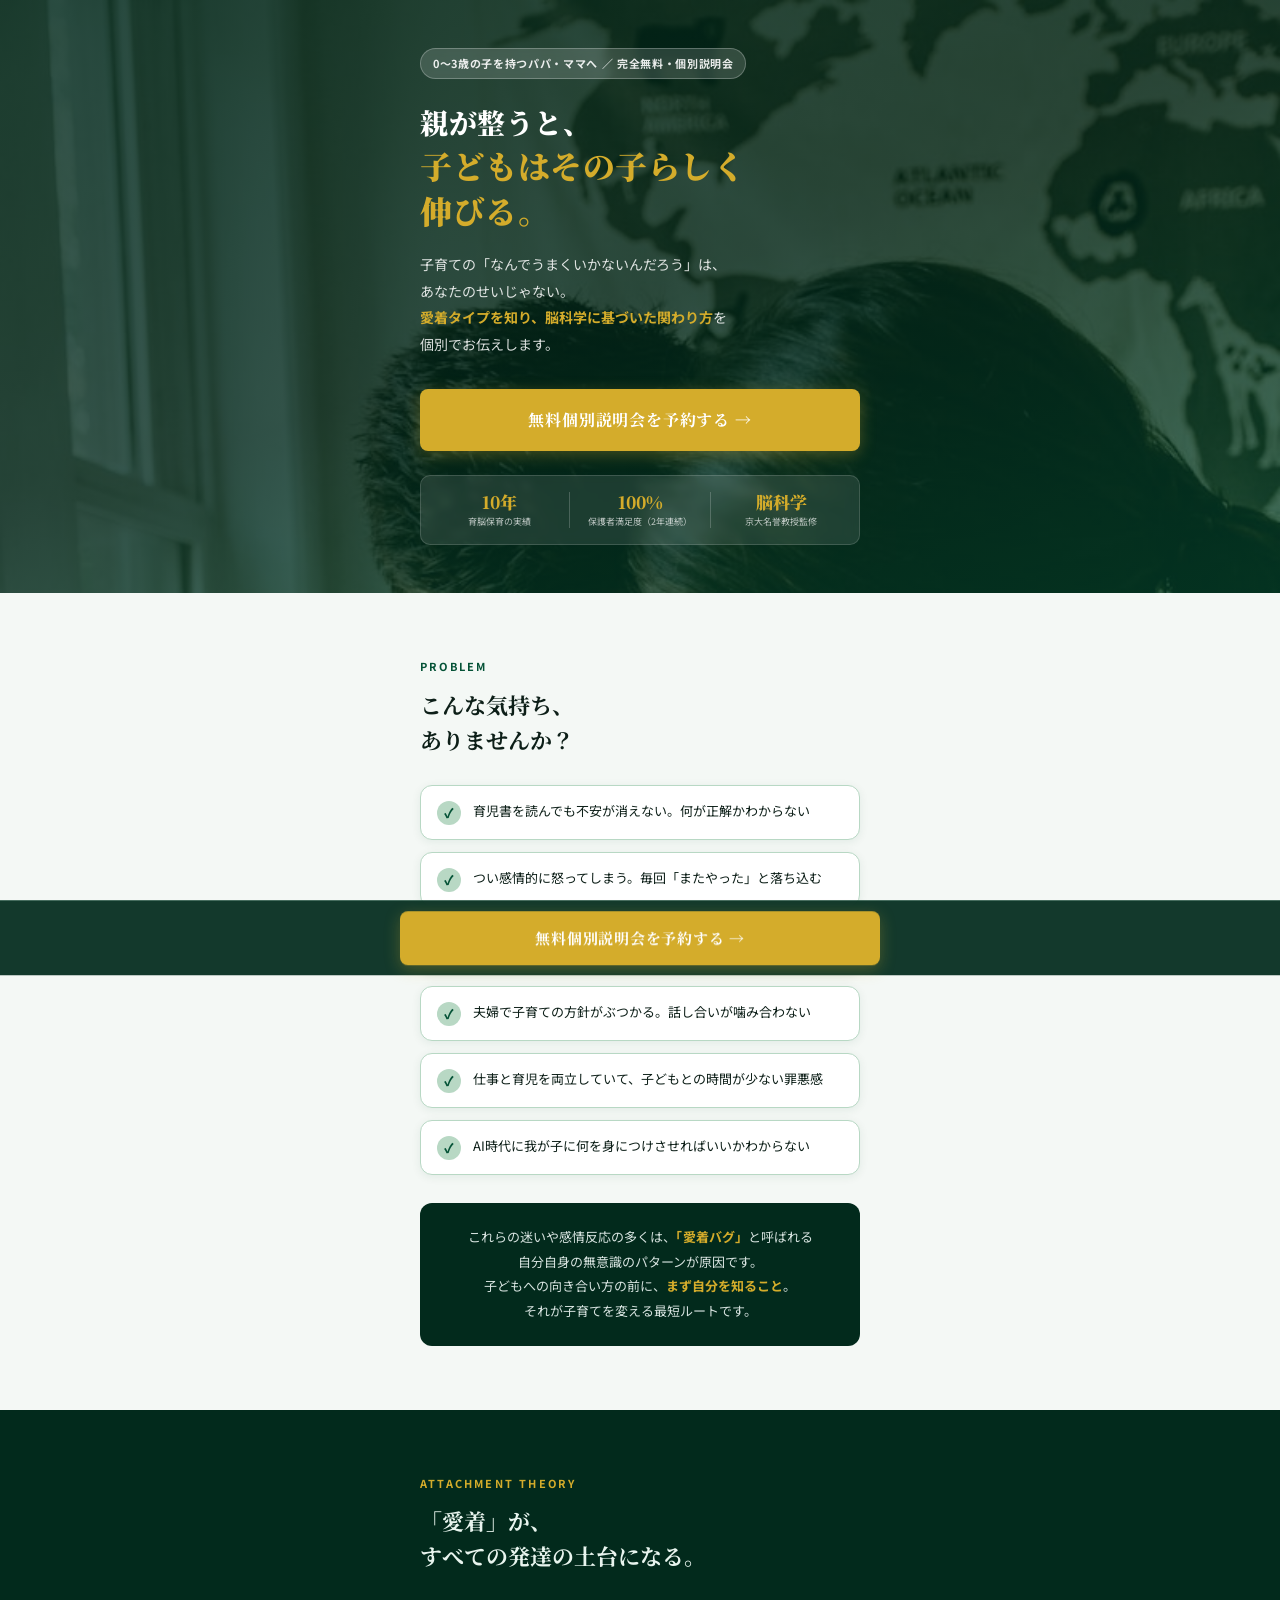
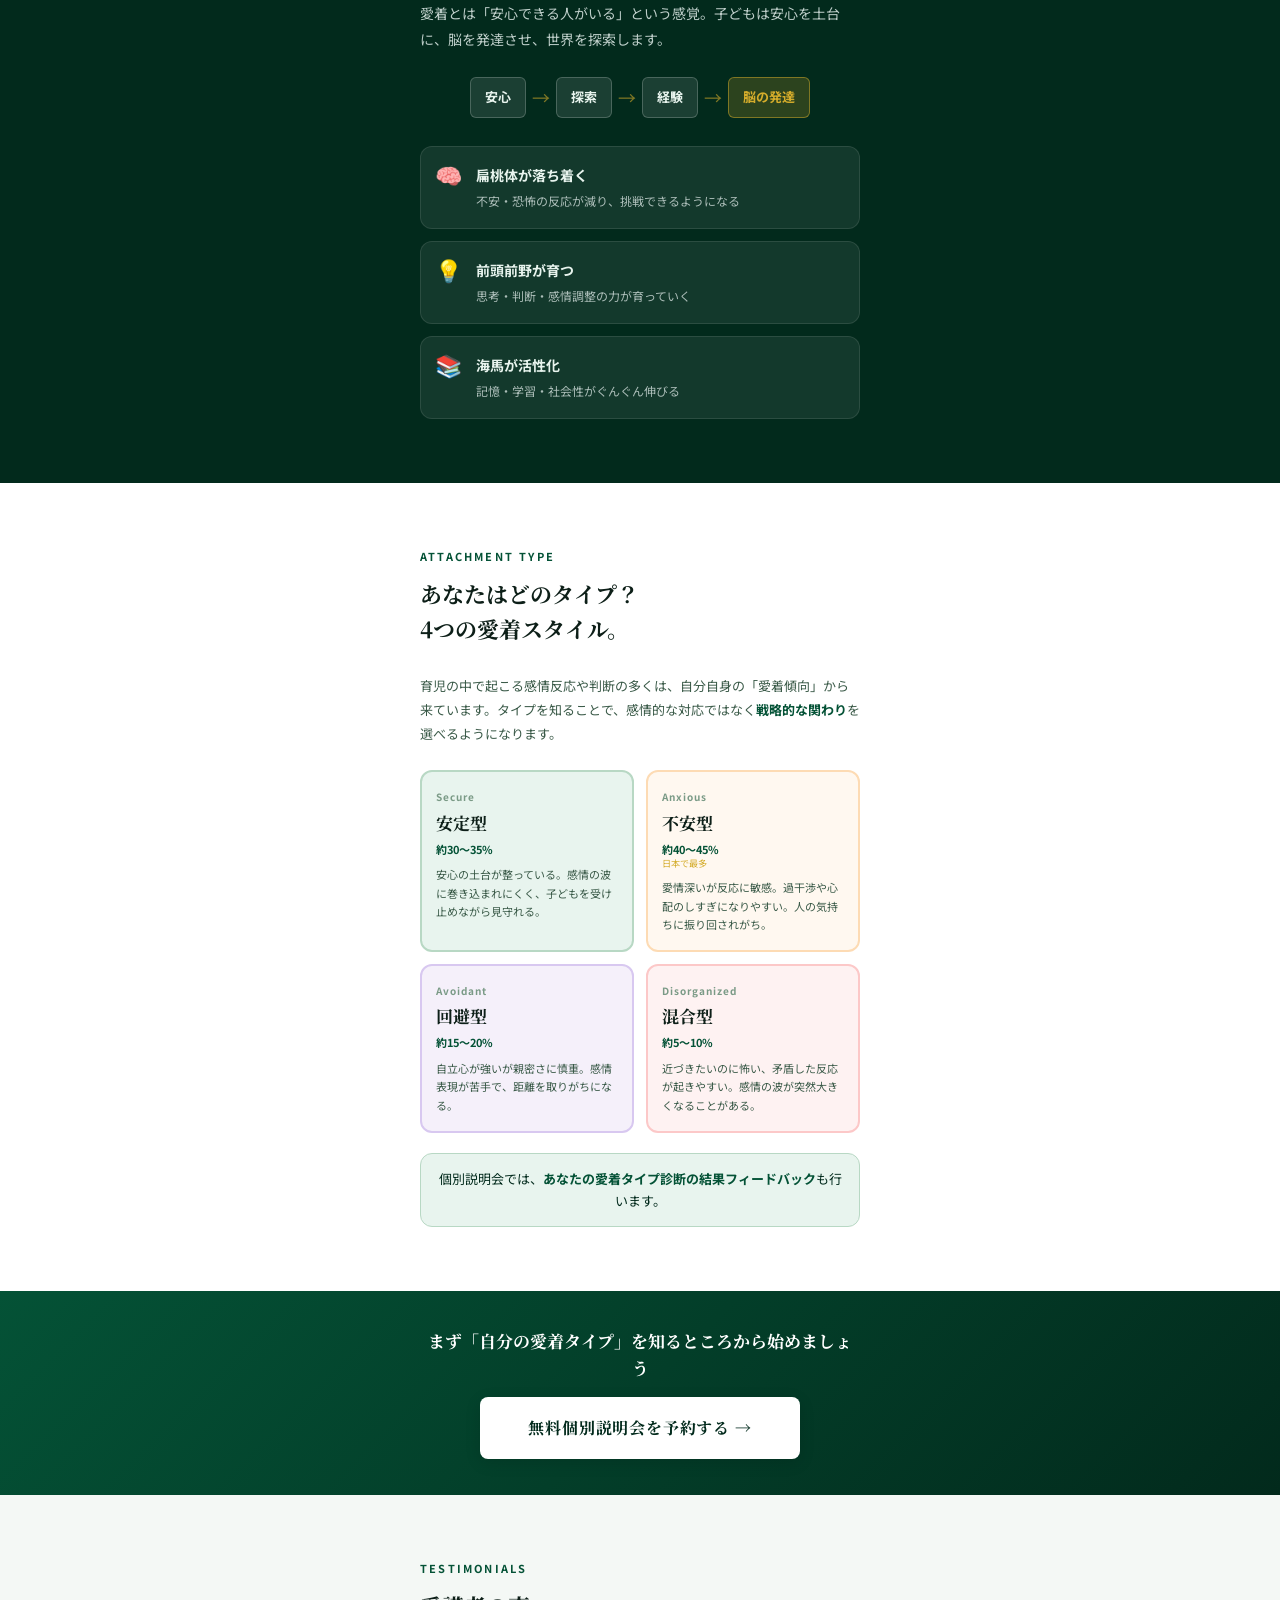
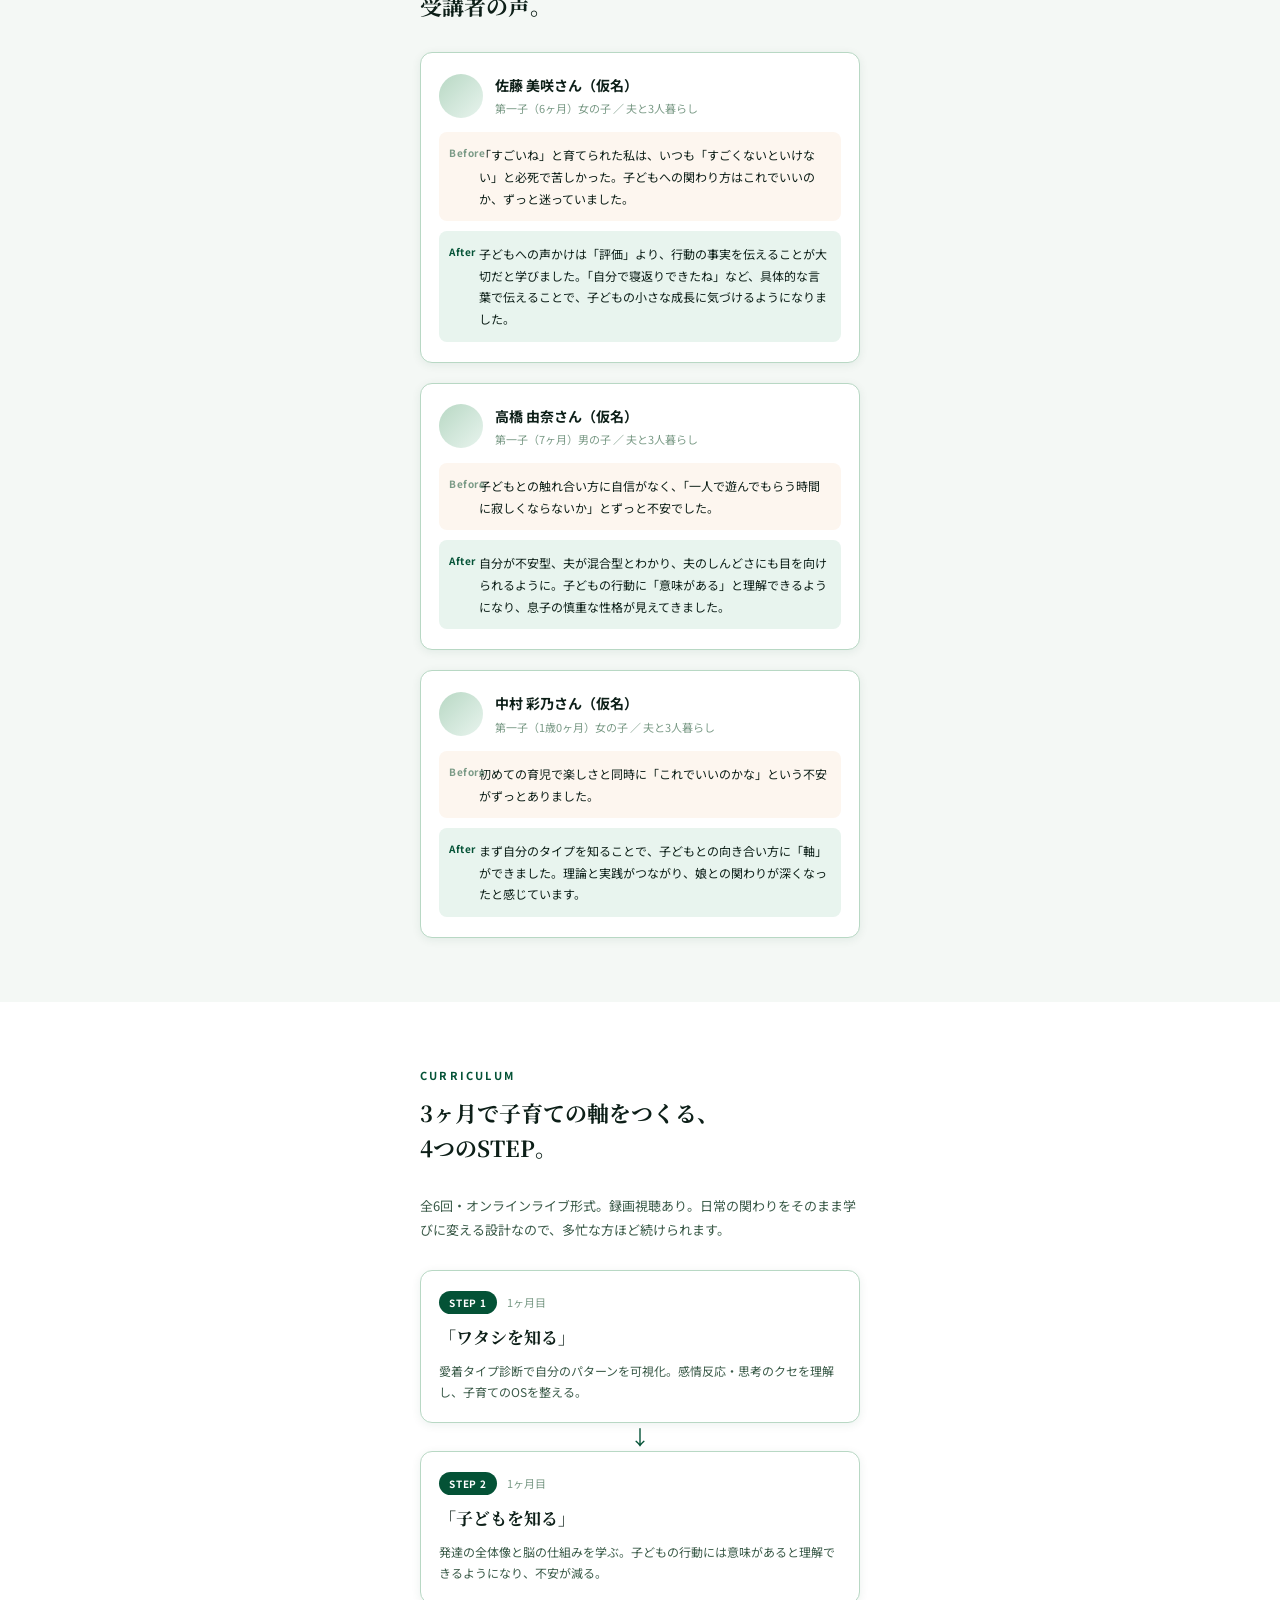
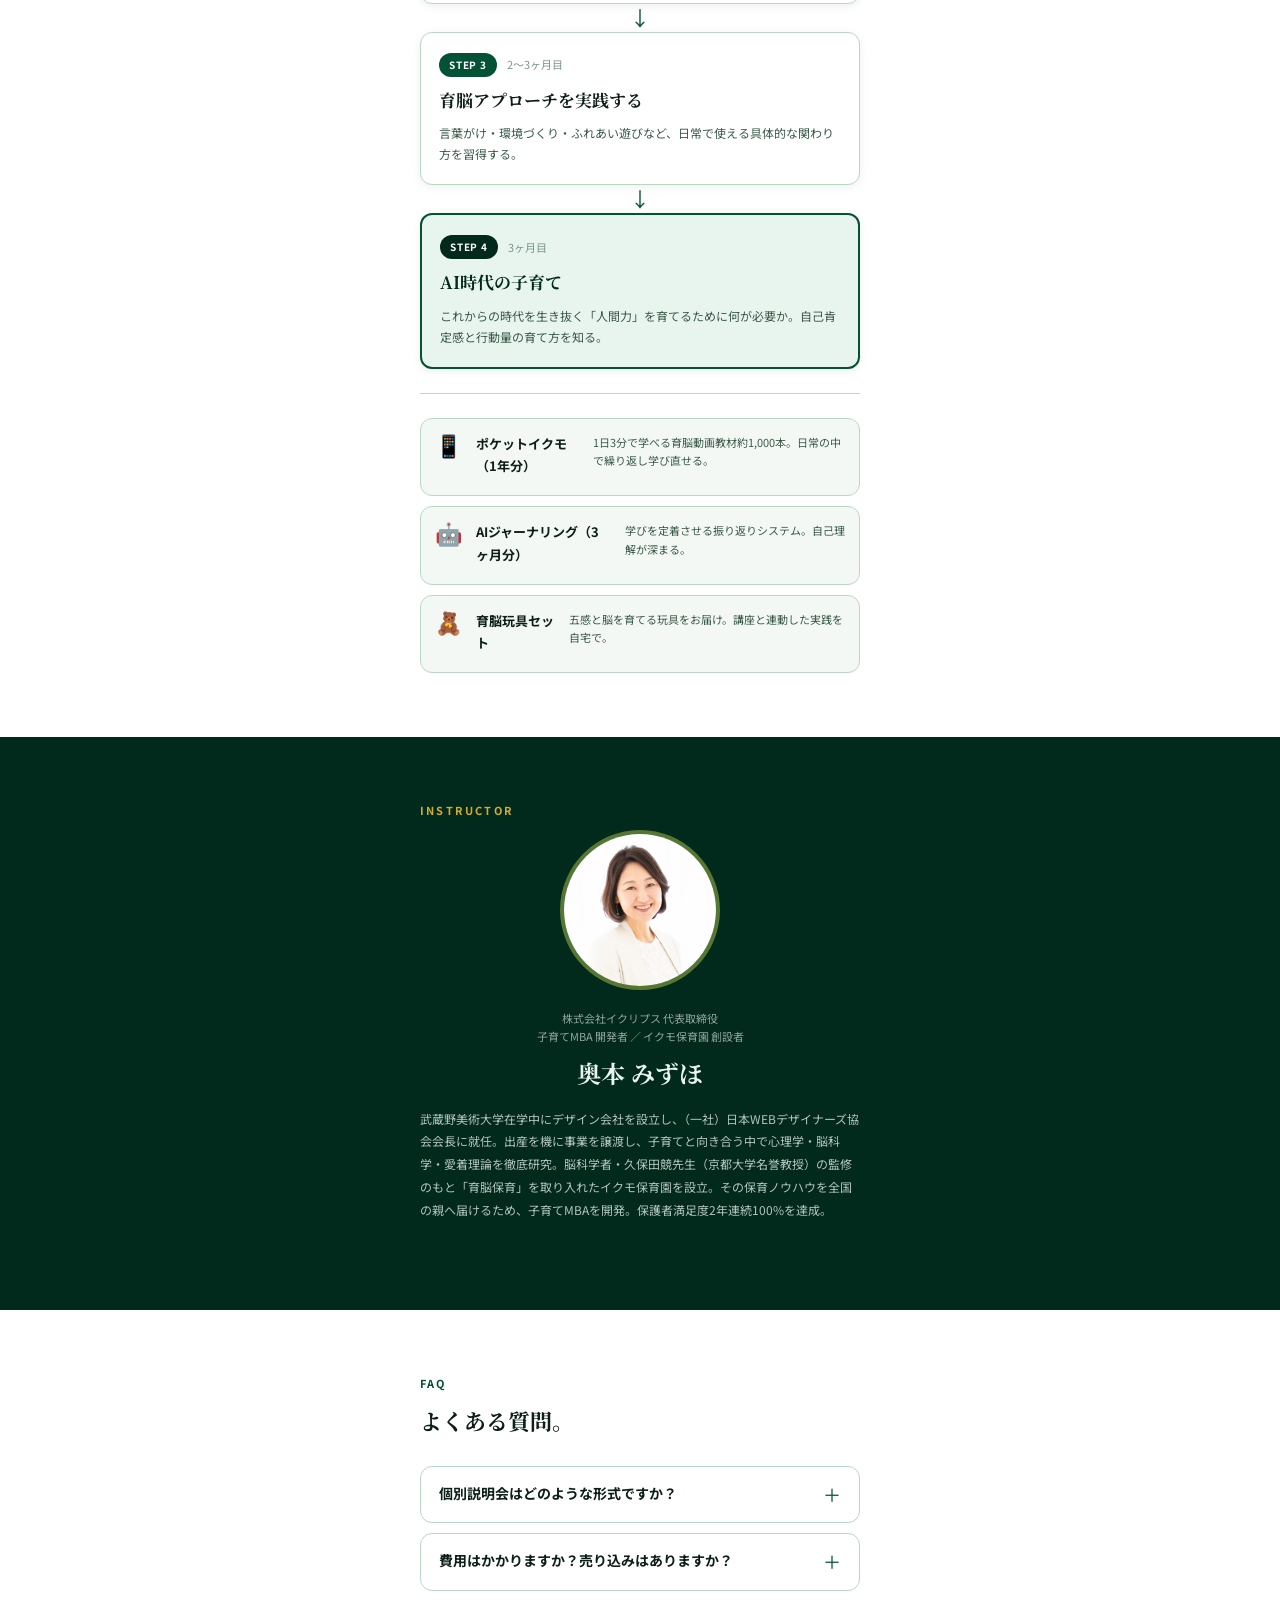
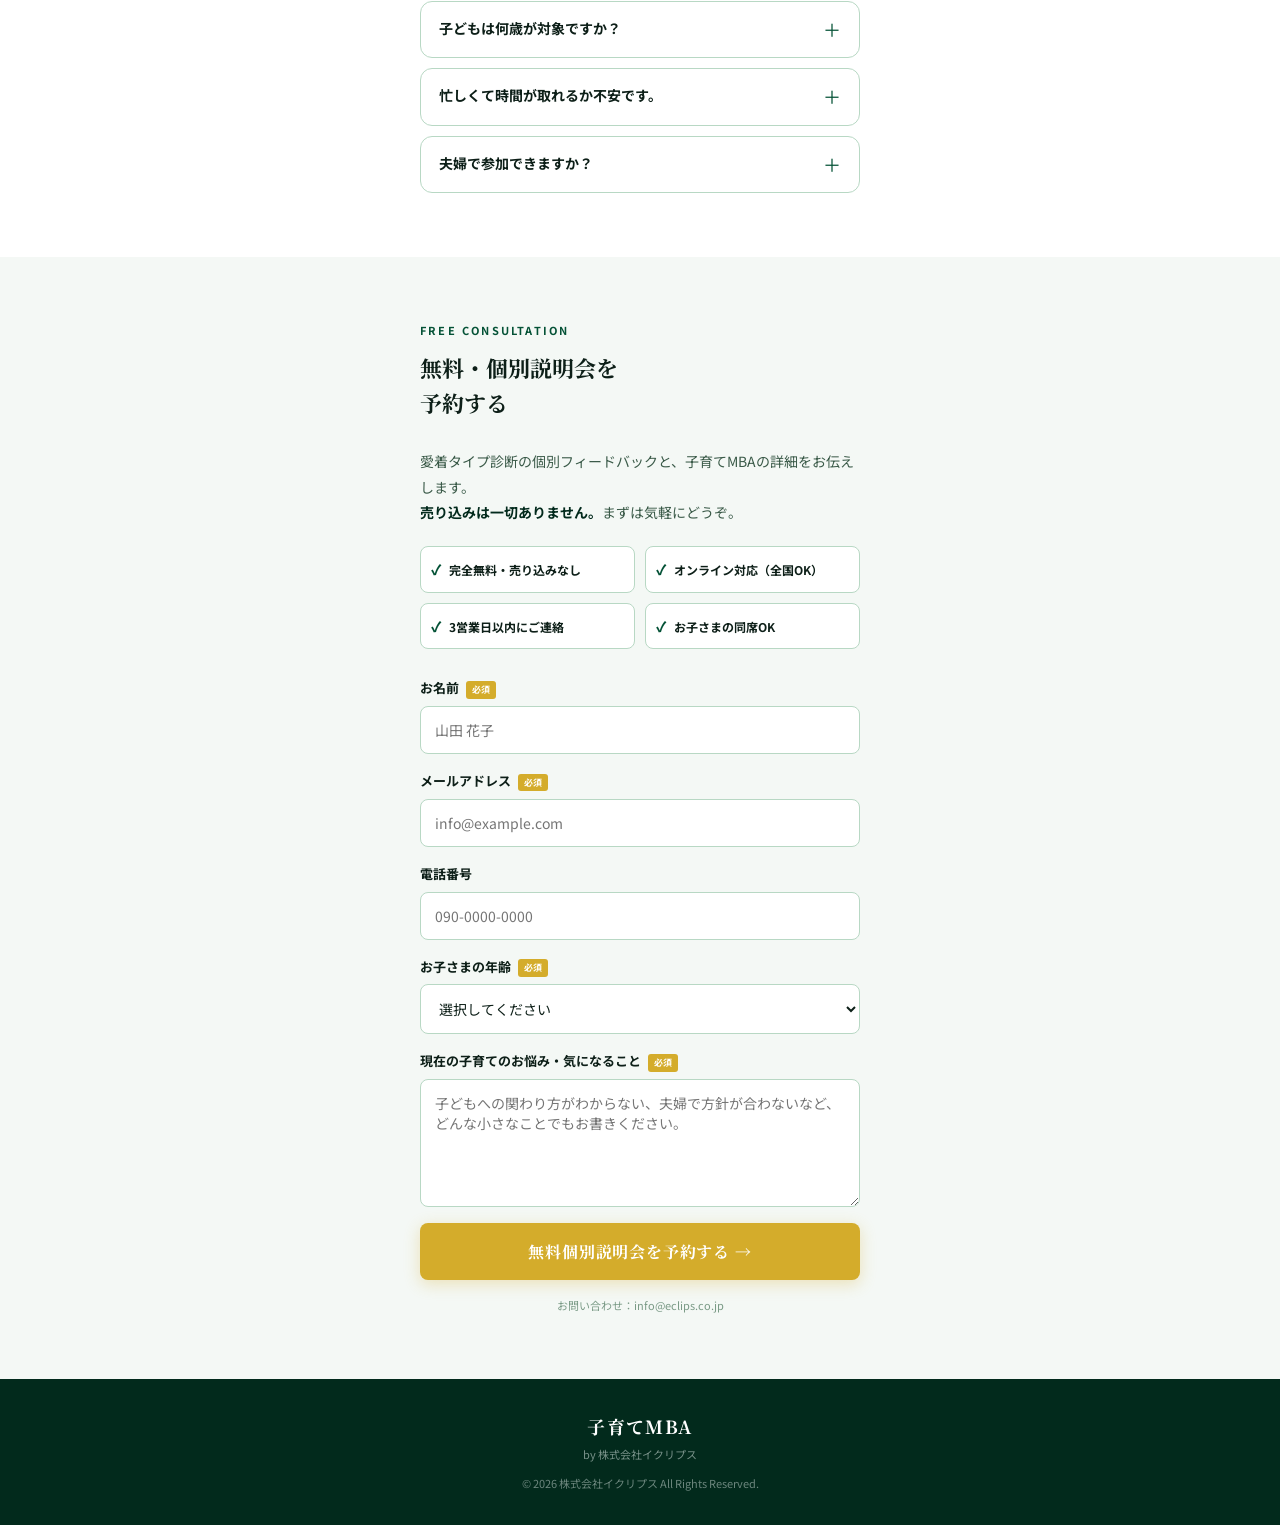
<file: v1/index.html>
<!DOCTYPE html>
<html lang="ja">
<head>
  <meta charset="UTF-8">
  <meta name="viewport" content="width=device-width, initial-scale=1.0">
  <title>無料・個別説明会｜子育てMBA</title>
  <meta name="description" content="愛着タイプ診断×脳科学で、子育ての「軸」をつくる。0〜3歳の親御さん向け無料個別説明会を随時受付中。">
  <meta property="og:title" content="親が整うと、子どもはその子らしく伸びる。｜子育てMBA 無料個別説明会">
  <meta property="og:description" content="愛着タイプを知り、育脳育児の実践へ。脳科学監修・実績10年の保育ノウハウを凝縮した子育てMBAの個別説明会。">
  <meta property="og:type" content="website">
  <link rel="icon" type="image/svg+xml" href="favicon.svg">
  <link rel="preconnect" href="https://fonts.googleapis.com">
  <link rel="preconnect" href="https://fonts.gstatic.com" crossorigin>
  <link href="https://fonts.googleapis.com/css2?family=Noto+Serif+JP:wght@400;700;900&family=Noto+Sans+JP:wght@400;500;700&display=swap" rel="stylesheet">
  <link rel="stylesheet" href="style.css">
</head>
<body>

  <!-- ヒーロー -->
  <section class="hero">
    <div class="hero-overlay"></div>
    <div class="hero-body">
      <p class="hero-badge">0〜3歳の子を持つパパ・ママへ ／ 完全無料・個別説明会</p>
      <h1 class="hero-title">
        親が整うと、<br>
        <span class="hero-accent">子どもはその子らしく<br>伸びる。</span>
      </h1>
      <p class="hero-sub">
        子育ての「なんでうまくいかないんだろう」は、<br>
        あなたのせいじゃない。<br>
        <strong>愛着タイプを知り、脳科学に基づいた関わり方</strong>を<br>
        個別でお伝えします。
      </p>
      <a href="#contact" class="btn-cta">無料個別説明会を予約する →</a>
      <div class="hero-trust">
        <div class="hero-trust-item">
          <span class="hero-trust-num">10年</span>
          <span class="hero-trust-label">育脳保育の実績</span>
        </div>
        <div class="hero-trust-div"></div>
        <div class="hero-trust-item">
          <span class="hero-trust-num">100%</span>
          <span class="hero-trust-label">保護者満足度（2年連続）</span>
        </div>
        <div class="hero-trust-div"></div>
        <div class="hero-trust-item">
          <span class="hero-trust-num">脳科学</span>
          <span class="hero-trust-label">京大名誉教授監修</span>
        </div>
      </div>
    </div>
  </section>

  <!-- 悩み -->
  <section class="section section-warm" id="problem">
    <div class="container">
      <p class="section-eyebrow">PROBLEM</p>
      <h2 class="section-title">こんな気持ち、<br>ありませんか？</h2>
      <div class="worry-list">
        <div class="worry-item">
          <span class="worry-check">✓</span>
          <p>育児書を読んでも不安が消えない。何が正解かわからない</p>
        </div>
        <div class="worry-item">
          <span class="worry-check">✓</span>
          <p>つい感情的に怒ってしまう。毎回「またやった」と落ち込む</p>
        </div>
        <div class="worry-item">
          <span class="worry-check">✓</span>
          <p>子どもが言うことを聞かない。どう関わればいいかわからない</p>
        </div>
        <div class="worry-item">
          <span class="worry-check">✓</span>
          <p>夫婦で子育ての方針がぶつかる。話し合いが噛み合わない</p>
        </div>
        <div class="worry-item">
          <span class="worry-check">✓</span>
          <p>仕事と育児を両立していて、子どもとの時間が少ない罪悪感</p>
        </div>
        <div class="worry-item">
          <span class="worry-check">✓</span>
          <p>AI時代に我が子に何を身につけさせればいいかわからない</p>
        </div>
      </div>
      <div class="problem-answer">
        <p class="problem-answer-text">
          これらの迷いや感情反応の多くは、<strong>「愛着バグ」</strong>と呼ばれる<br>
          自分自身の無意識のパターンが原因です。<br>
          子どもへの向き合い方の前に、<strong>まず自分を知ること</strong>。<br>
          それが子育てを変える最短ルートです。
        </p>
      </div>
    </div>
  </section>

  <!-- 愛着とは -->
  <section class="section section-teal" id="attachment">
    <div class="container">
      <p class="section-eyebrow eyebrow-light">ATTACHMENT THEORY</p>
      <h2 class="section-title section-title-light">「愛着」が、<br>すべての発達の土台になる。</h2>
      <p class="attachment-lead">愛着とは「安心できる人がいる」という感覚。子どもは安心を土台に、脳を発達させ、世界を探索します。</p>

      <div class="attach-flow">
        <div class="attach-flow-item">安心</div>
        <div class="attach-flow-arrow">→</div>
        <div class="attach-flow-item">探索</div>
        <div class="attach-flow-arrow">→</div>
        <div class="attach-flow-item">経験</div>
        <div class="attach-flow-arrow">→</div>
        <div class="attach-flow-item attach-flow-item-hi">脳の発達</div>
      </div>

      <div class="brain-points">
        <div class="brain-point">
          <span class="brain-point-icon">🧠</span>
          <div>
            <p class="brain-point-title">扁桃体が落ち着く</p>
            <p class="brain-point-desc">不安・恐怖の反応が減り、挑戦できるようになる</p>
          </div>
        </div>
        <div class="brain-point">
          <span class="brain-point-icon">💡</span>
          <div>
            <p class="brain-point-title">前頭前野が育つ</p>
            <p class="brain-point-desc">思考・判断・感情調整の力が育っていく</p>
          </div>
        </div>
        <div class="brain-point">
          <span class="brain-point-icon">📚</span>
          <div>
            <p class="brain-point-title">海馬が活性化</p>
            <p class="brain-point-desc">記憶・学習・社会性がぐんぐん伸びる</p>
          </div>
        </div>
      </div>
    </div>
  </section>

  <!-- 愛着タイプ診断 -->
  <section class="section section-white" id="diagnosis">
    <div class="container">
      <p class="section-eyebrow">ATTACHMENT TYPE</p>
      <h2 class="section-title">あなたはどのタイプ？<br>4つの愛着スタイル。</h2>
      <p class="diag-lead">育児の中で起こる感情反応や判断の多くは、自分自身の「愛着傾向」から来ています。タイプを知ることで、感情的な対応ではなく<strong>戦略的な関わり</strong>を選べるようになります。</p>

      <div class="type-grid">
        <div class="type-card type-secure">
          <p class="type-label">Secure</p>
          <p class="type-name">安定型</p>
          <p class="type-ratio">約30〜35%</p>
          <p class="type-desc">安心の土台が整っている。感情の波に巻き込まれにくく、子どもを受け止めながら見守れる。</p>
        </div>
        <div class="type-card type-anxious">
          <p class="type-label">Anxious</p>
          <p class="type-name">不安型</p>
          <p class="type-ratio">約40〜45%<br><small>日本で最多</small></p>
          <p class="type-desc">愛情深いが反応に敏感。過干渉や心配のしすぎになりやすい。人の気持ちに振り回されがち。</p>
        </div>
        <div class="type-card type-avoidant">
          <p class="type-label">Avoidant</p>
          <p class="type-name">回避型</p>
          <p class="type-ratio">約15〜20%</p>
          <p class="type-desc">自立心が強いが親密さに慎重。感情表現が苦手で、距離を取りがちになる。</p>
        </div>
        <div class="type-card type-disorganized">
          <p class="type-label">Disorganized</p>
          <p class="type-name">混合型</p>
          <p class="type-ratio">約5〜10%</p>
          <p class="type-desc">近づきたいのに怖い、矛盾した反応が起きやすい。感情の波が突然大きくなることがある。</p>
        </div>
      </div>

      <p class="diag-note">個別説明会では、<strong>あなたの愛着タイプ診断の結果フィードバック</strong>も行います。</p>
    </div>
  </section>

  <!-- 中間CTA -->
  <div class="mid-cta">
    <div class="container">
      <p class="mid-cta-text">まず「自分の愛着タイプ」を知るところから始めましょう</p>
      <a href="#contact" class="btn-cta-white">無料個別説明会を予約する →</a>
    </div>
  </div>

  <!-- 受講者の声 -->
  <section class="section section-warm" id="voice">
    <div class="container">
      <p class="section-eyebrow">TESTIMONIALS</p>
      <h2 class="section-title">受講者の声。</h2>
      <div class="voice-list">

        <div class="voice-card">
          <div class="voice-header">
            <div class="voice-avatar"></div>
            <div>
              <p class="voice-name">佐藤 美咲さん（仮名）</p>
              <p class="voice-meta">第一子（6ヶ月）女の子 ／ 夫と3人暮らし</p>
            </div>
          </div>
          <p class="voice-before"><span>Before</span>「すごいね」と育てられた私は、いつも「すごくないといけない」と必死で苦しかった。子どもへの関わり方はこれでいいのか、ずっと迷っていました。</p>
          <p class="voice-after"><span>After</span>子どもへの声かけは「評価」より、行動の事実を伝えることが大切だと学びました。「自分で寝返りできたね」など、具体的な言葉で伝えることで、子どもの小さな成長に気づけるようになりました。</p>
        </div>

        <div class="voice-card">
          <div class="voice-header">
            <div class="voice-avatar"></div>
            <div>
              <p class="voice-name">高橋 由奈さん（仮名）</p>
              <p class="voice-meta">第一子（7ヶ月）男の子 ／ 夫と3人暮らし</p>
            </div>
          </div>
          <p class="voice-before"><span>Before</span>子どもとの触れ合い方に自信がなく、「一人で遊んでもらう時間に寂しくならないか」とずっと不安でした。</p>
          <p class="voice-after"><span>After</span>自分が不安型、夫が混合型とわかり、夫のしんどさにも目を向けられるように。子どもの行動に「意味がある」と理解できるようになり、息子の慎重な性格が見えてきました。</p>
        </div>

        <div class="voice-card">
          <div class="voice-header">
            <div class="voice-avatar"></div>
            <div>
              <p class="voice-name">中村 彩乃さん（仮名）</p>
              <p class="voice-meta">第一子（1歳0ヶ月）女の子 ／ 夫と3人暮らし</p>
            </div>
          </div>
          <p class="voice-before"><span>Before</span>初めての育児で楽しさと同時に「これでいいのかな」という不安がずっとありました。</p>
          <p class="voice-after"><span>After</span>まず自分のタイプを知ることで、子どもとの向き合い方に「軸」ができました。理論と実践がつながり、娘との関わりが深くなったと感じています。</p>
        </div>

      </div>
    </div>
  </section>

  <!-- プログラム概要 -->
  <section class="section section-white" id="program">
    <div class="container">
      <p class="section-eyebrow">CURRICULUM</p>
      <h2 class="section-title">3ヶ月で子育ての軸をつくる、<br>4つのSTEP。</h2>
      <p class="program-lead">全6回・オンラインライブ形式。録画視聴あり。日常の関わりをそのまま学びに変える設計なので、多忙な方ほど続けられます。</p>

      <div class="step-list">
        <div class="step-item">
          <div class="step-head">
            <span class="step-num">STEP 1</span>
            <span class="step-month">1ヶ月目</span>
          </div>
          <h3>「ワタシを知る」</h3>
          <p>愛着タイプ診断で自分のパターンを可視化。感情反応・思考のクセを理解し、子育てのOSを整える。</p>
        </div>
        <div class="step-arrow">↓</div>
        <div class="step-item">
          <div class="step-head">
            <span class="step-num">STEP 2</span>
            <span class="step-month">1ヶ月目</span>
          </div>
          <h3>「子どもを知る」</h3>
          <p>発達の全体像と脳の仕組みを学ぶ。子どもの行動には意味があると理解できるようになり、不安が減る。</p>
        </div>
        <div class="step-arrow">↓</div>
        <div class="step-item">
          <div class="step-head">
            <span class="step-num">STEP 3</span>
            <span class="step-month">2〜3ヶ月目</span>
          </div>
          <h3>育脳アプローチを実践する</h3>
          <p>言葉がけ・環境づくり・ふれあい遊びなど、日常で使える具体的な関わり方を習得する。</p>
        </div>
        <div class="step-arrow">↓</div>
        <div class="step-item step-item-last">
          <div class="step-head">
            <span class="step-num">STEP 4</span>
            <span class="step-month">3ヶ月目</span>
          </div>
          <h3>AI時代の子育て</h3>
          <p>これからの時代を生き抜く「人間力」を育てるために何が必要か。自己肯定感と行動量の育て方を知る。</p>
        </div>
      </div>

      <div class="program-extra">
        <div class="extra-item">
          <p class="extra-icon">📱</p>
          <p class="extra-title">ポケットイクモ（1年分）</p>
          <p class="extra-desc">1日3分で学べる育脳動画教材約1,000本。日常の中で繰り返し学び直せる。</p>
        </div>
        <div class="extra-item">
          <p class="extra-icon">🤖</p>
          <p class="extra-title">AIジャーナリング（3ヶ月分）</p>
          <p class="extra-desc">学びを定着させる振り返りシステム。自己理解が深まる。</p>
        </div>
        <div class="extra-item">
          <p class="extra-icon">🧸</p>
          <p class="extra-title">育脳玩具セット</p>
          <p class="extra-desc">五感と脳を育てる玩具をお届け。講座と連動した実践を自宅で。</p>
        </div>
      </div>
    </div>
  </section>

  <!-- 講師紹介 -->
  <section class="section section-teal" id="about">
    <div class="container">
      <p class="section-eyebrow eyebrow-light">INSTRUCTOR</p>
      <div class="about-wrap">
        <img src="images/okumo.png" alt="奥本みずほ" class="about-photo">
        <div class="about-body">
          <p class="about-company">株式会社イクリプス 代表取締役<br>子育てMBA 開発者 ／ イクモ保育園 創設者</p>
          <p class="about-name">奥本 みずほ</p>
          <p class="about-desc">武蔵野美術大学在学中にデザイン会社を設立し、（一社）日本WEBデザイナーズ協会会長に就任。出産を機に事業を譲渡し、子育てと向き合う中で心理学・脳科学・愛着理論を徹底研究。脳科学者・久保田競先生（京都大学名誉教授）の監修のもと「育脳保育」を取り入れたイクモ保育園を設立。その保育ノウハウを全国の親へ届けるため、子育てMBAを開発。保護者満足度2年連続100%を達成。</p>
        </div>
      </div>
    </div>
  </section>

  <!-- FAQ -->
  <section class="section section-white" id="faq">
    <div class="container">
      <p class="section-eyebrow">FAQ</p>
      <h2 class="section-title">よくある質問。</h2>
      <div class="faq-list">
        <details class="faq-item">
          <summary class="faq-q">個別説明会はどのような形式ですか？</summary>
          <p class="faq-a">オンラインビデオ通話にて実施します。全国どこからでもご参加いただけます。所要時間は60〜90分程度を予定しています。</p>
        </details>
        <details class="faq-item">
          <summary class="faq-q">費用はかかりますか？売り込みはありますか？</summary>
          <p class="faq-a">完全無料です。子育てMBAへの売り込みも一切ありません。まず愛着タイプ診断の結果をお伝えし、現在の子育てのお悩みをヒアリングします。</p>
        </details>
        <details class="faq-item">
          <summary class="faq-q">子どもは何歳が対象ですか？</summary>
          <p class="faq-a">主に0〜3歳のお子さまを持つ親御さんを対象としています。ただし、愛着理論・脳科学のアプローチはより大きなお子さまにも有効なため、お気軽にご相談ください。</p>
        </details>
        <details class="faq-item">
          <summary class="faq-q">忙しくて時間が取れるか不安です。</summary>
          <p class="faq-a">子育てMBAは特別な時間を作るものではなく、日常の関わりそのものを学びに変える設計です。個別説明会も日程は柔軟に調整できます。まずはご相談ください。</p>
        </details>
        <details class="faq-item">
          <summary class="faq-q">夫婦で参加できますか？</summary>
          <p class="faq-a">もちろんです。夫婦それぞれの愛着タイプを知ることで、子育ての方針がぶつかる理由が明確になり、より建設的なコミュニケーションができるようになります。</p>
        </details>
      </div>
    </div>
  </section>

  <!-- 個別説明会 予約フォーム -->
  <section class="section section-warm" id="contact">
    <div class="container">
      <p class="section-eyebrow">FREE CONSULTATION</p>
      <h2 class="section-title">無料・個別説明会を<br>予約する</h2>
      <p class="contact-lead">
        愛着タイプ診断の個別フィードバックと、子育てMBAの詳細をお伝えします。<br>
        <strong>売り込みは一切ありません。</strong>まずは気軽にどうぞ。
      </p>

      <div class="contact-promises">
        <div class="contact-promise"><span>✓</span>完全無料・売り込みなし</div>
        <div class="contact-promise"><span>✓</span>オンライン対応（全国OK）</div>
        <div class="contact-promise"><span>✓</span>3営業日以内にご連絡</div>
        <div class="contact-promise"><span>✓</span>お子さまの同席OK</div>
      </div>

      <form class="contact-form" id="contactForm" action="https://formspree.io/f/YOUR_FORM_ID" method="POST">
        <div class="form-group">
          <label for="name">お名前 <span class="required">必須</span></label>
          <input type="text" id="name" name="name" required placeholder="山田 花子">
        </div>
        <div class="form-group">
          <label for="email">メールアドレス <span class="required">必須</span></label>
          <input type="email" id="email" name="email" required placeholder="info@example.com">
        </div>
        <div class="form-group">
          <label for="phone">電話番号</label>
          <input type="tel" id="phone" name="phone" placeholder="090-0000-0000">
        </div>
        <div class="form-group">
          <label for="child-age">お子さまの年齢 <span class="required">必須</span></label>
          <select id="child-age" name="child_age" required>
            <option value="" disabled selected>選択してください</option>
            <option value="pregnant">妊娠中</option>
            <option value="0">0歳</option>
            <option value="1">1歳</option>
            <option value="2">2歳</option>
            <option value="3">3歳</option>
            <option value="4">4歳</option>
            <option value="5">5歳</option>
            <option value="6plus">6歳以上</option>
          </select>
        </div>
        <div class="form-group">
          <label for="message">現在の子育てのお悩み・気になること <span class="required">必須</span></label>
          <textarea id="message" name="message" rows="5" required placeholder="子どもへの関わり方がわからない、夫婦で方針が合わないなど、どんな小さなことでもお書きください。"></textarea>
        </div>
        <button type="submit" class="btn-cta">無料個別説明会を予約する →</button>
        <p class="form-note">お問い合わせ：info@eclips.co.jp</p>
      </form>
    </div>
  </section>

  <!-- フッター -->
  <footer class="footer">
    <div class="container footer-inner">
      <div>
        <p class="footer-logo">子育てMBA</p>
        <p class="footer-sub">by 株式会社イクリプス</p>
      </div>
      <div class="footer-info">
        <p>© 2026 株式会社イクリプス All Rights Reserved.</p>
      </div>
    </div>
  </footer>

  <!-- 固定CTA -->
  <div class="sticky-cta" id="stickyCta">
    <a href="#contact" class="btn-cta">無料個別説明会を予約する →</a>
  </div>

  <script src="script.js"></script>
</body>
</html>
</file>
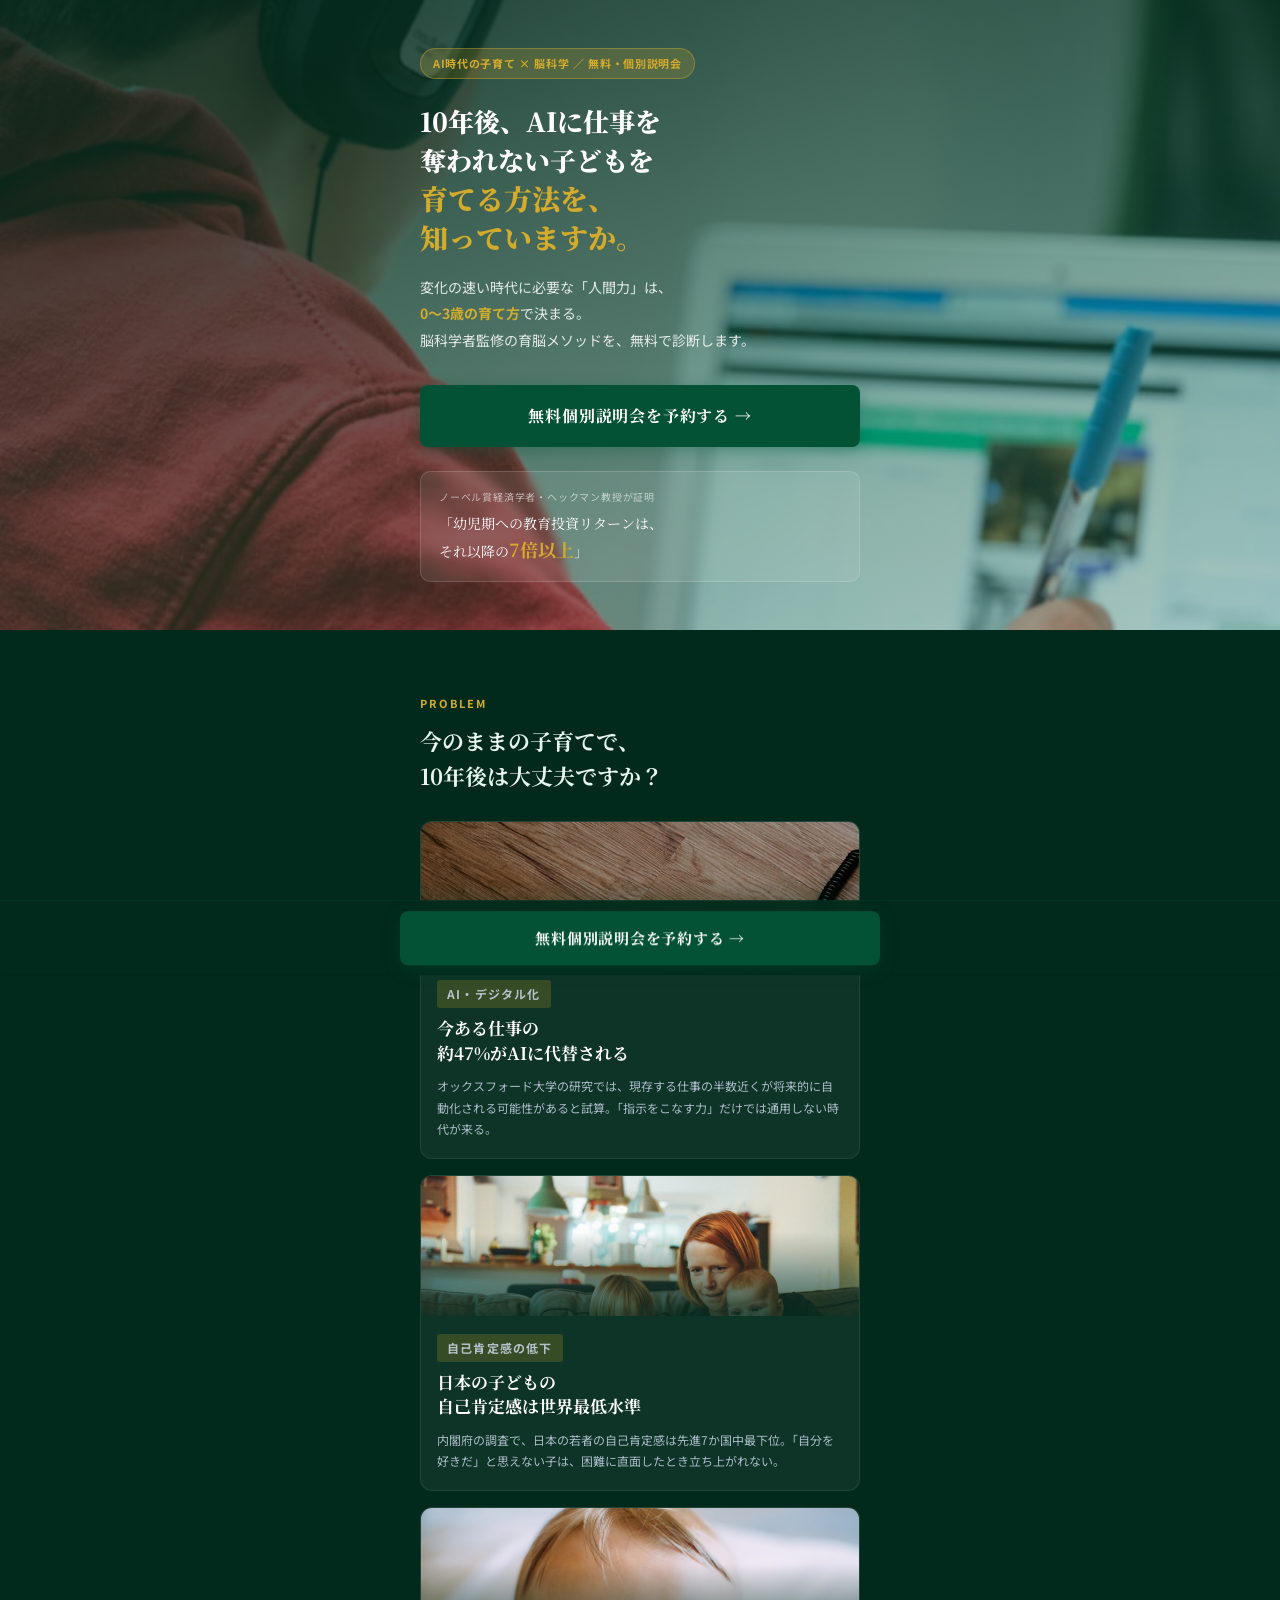
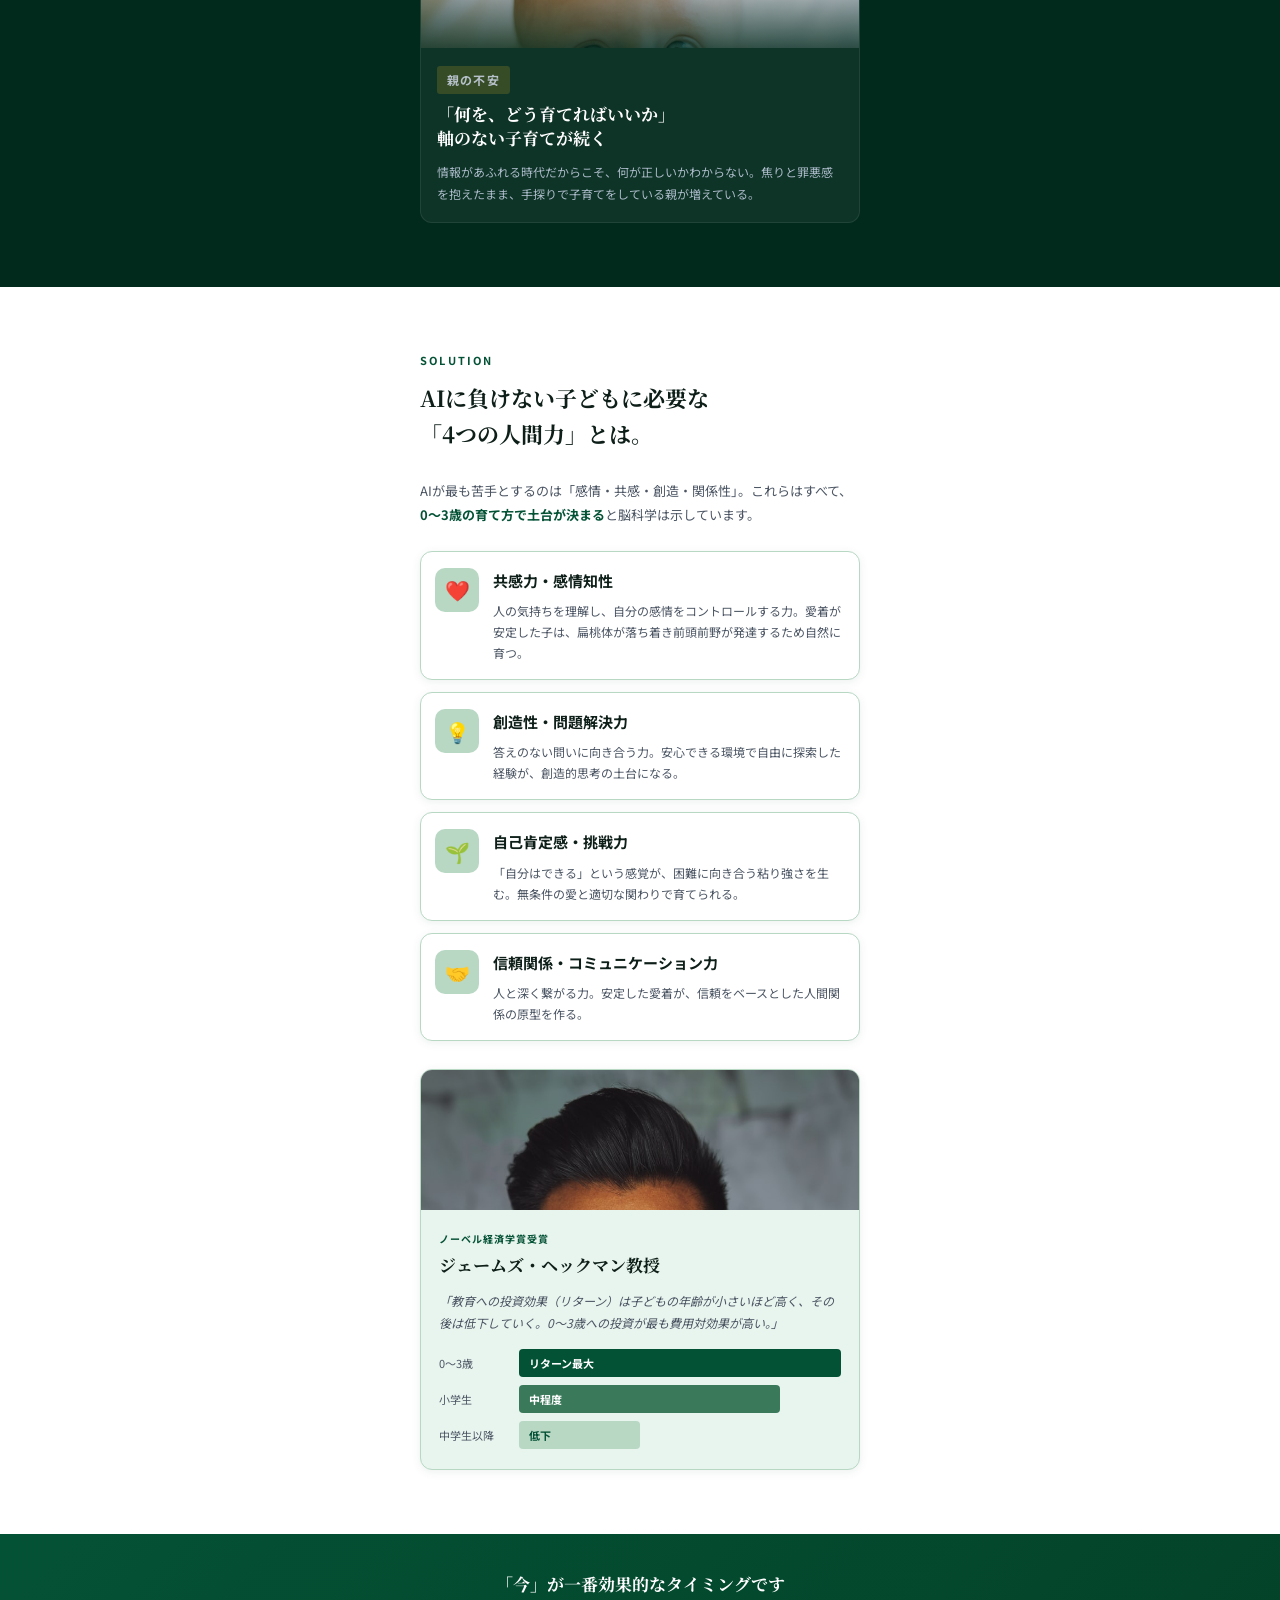
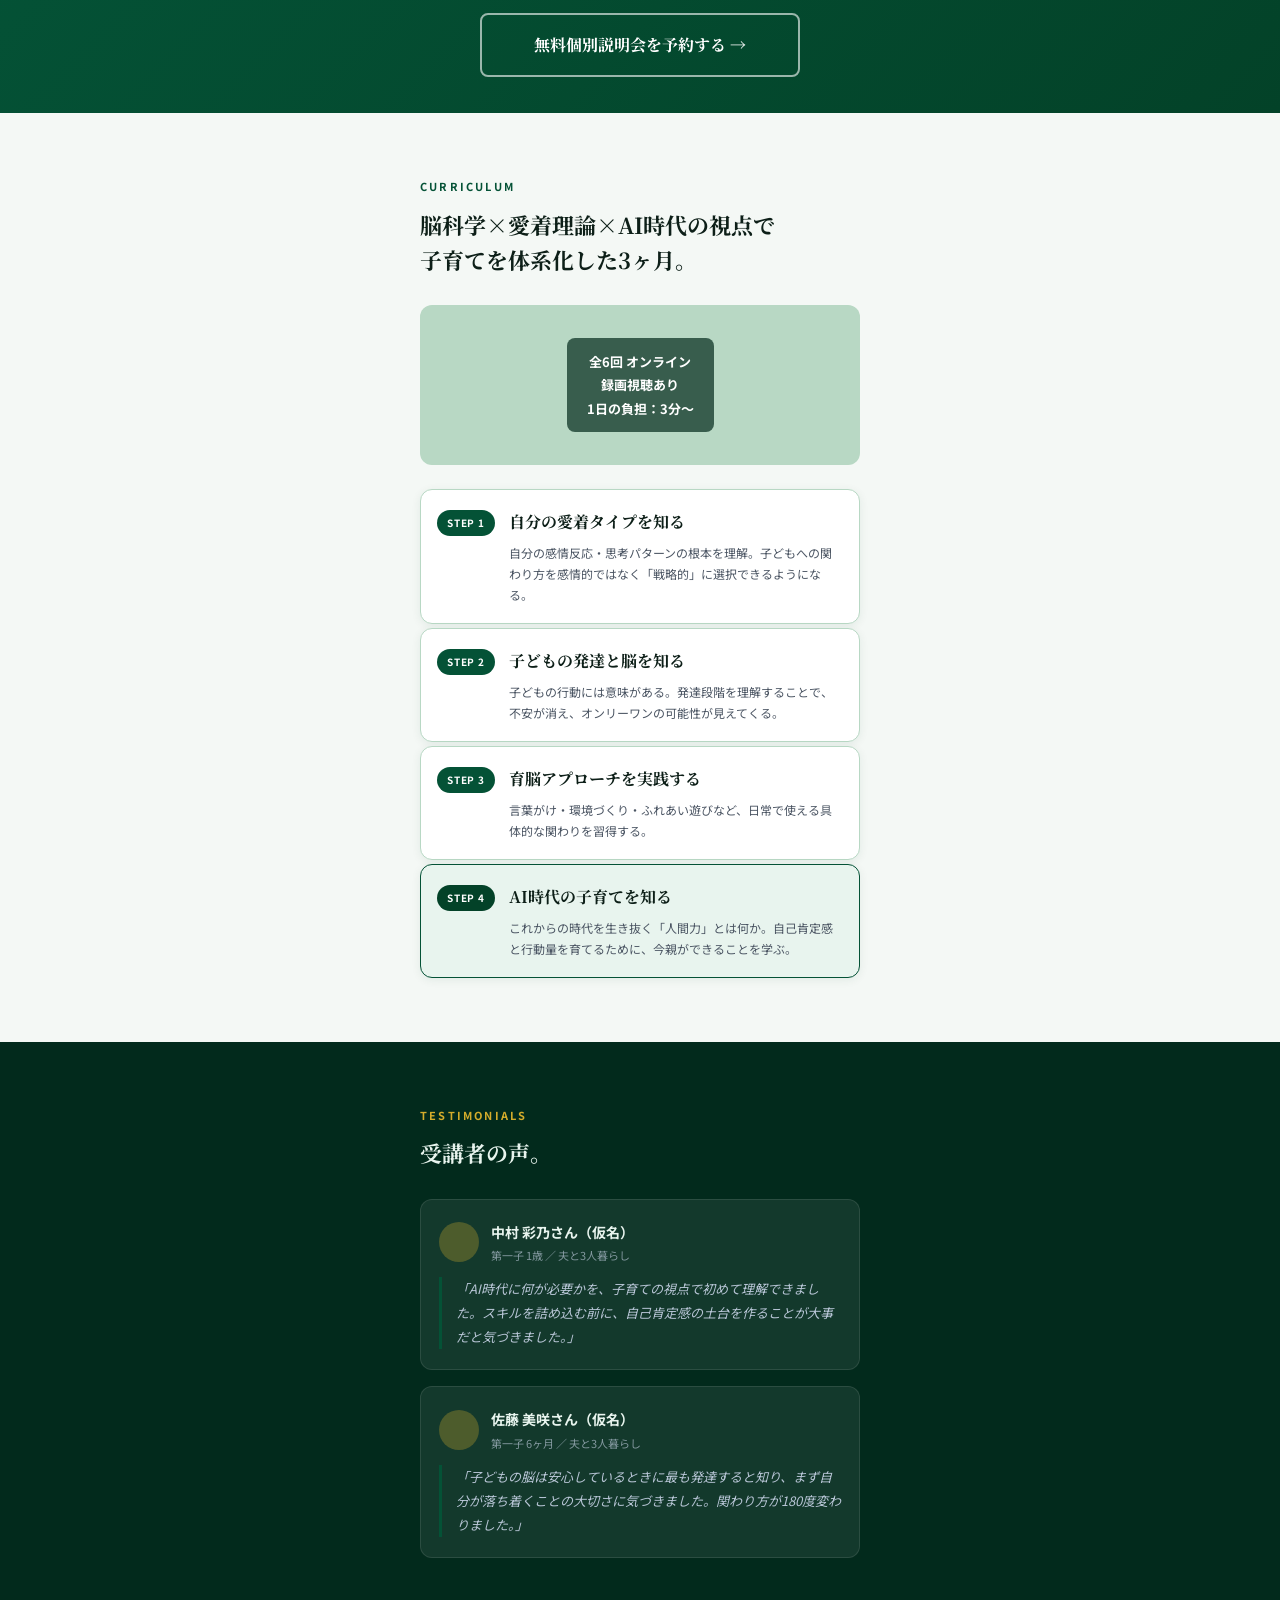
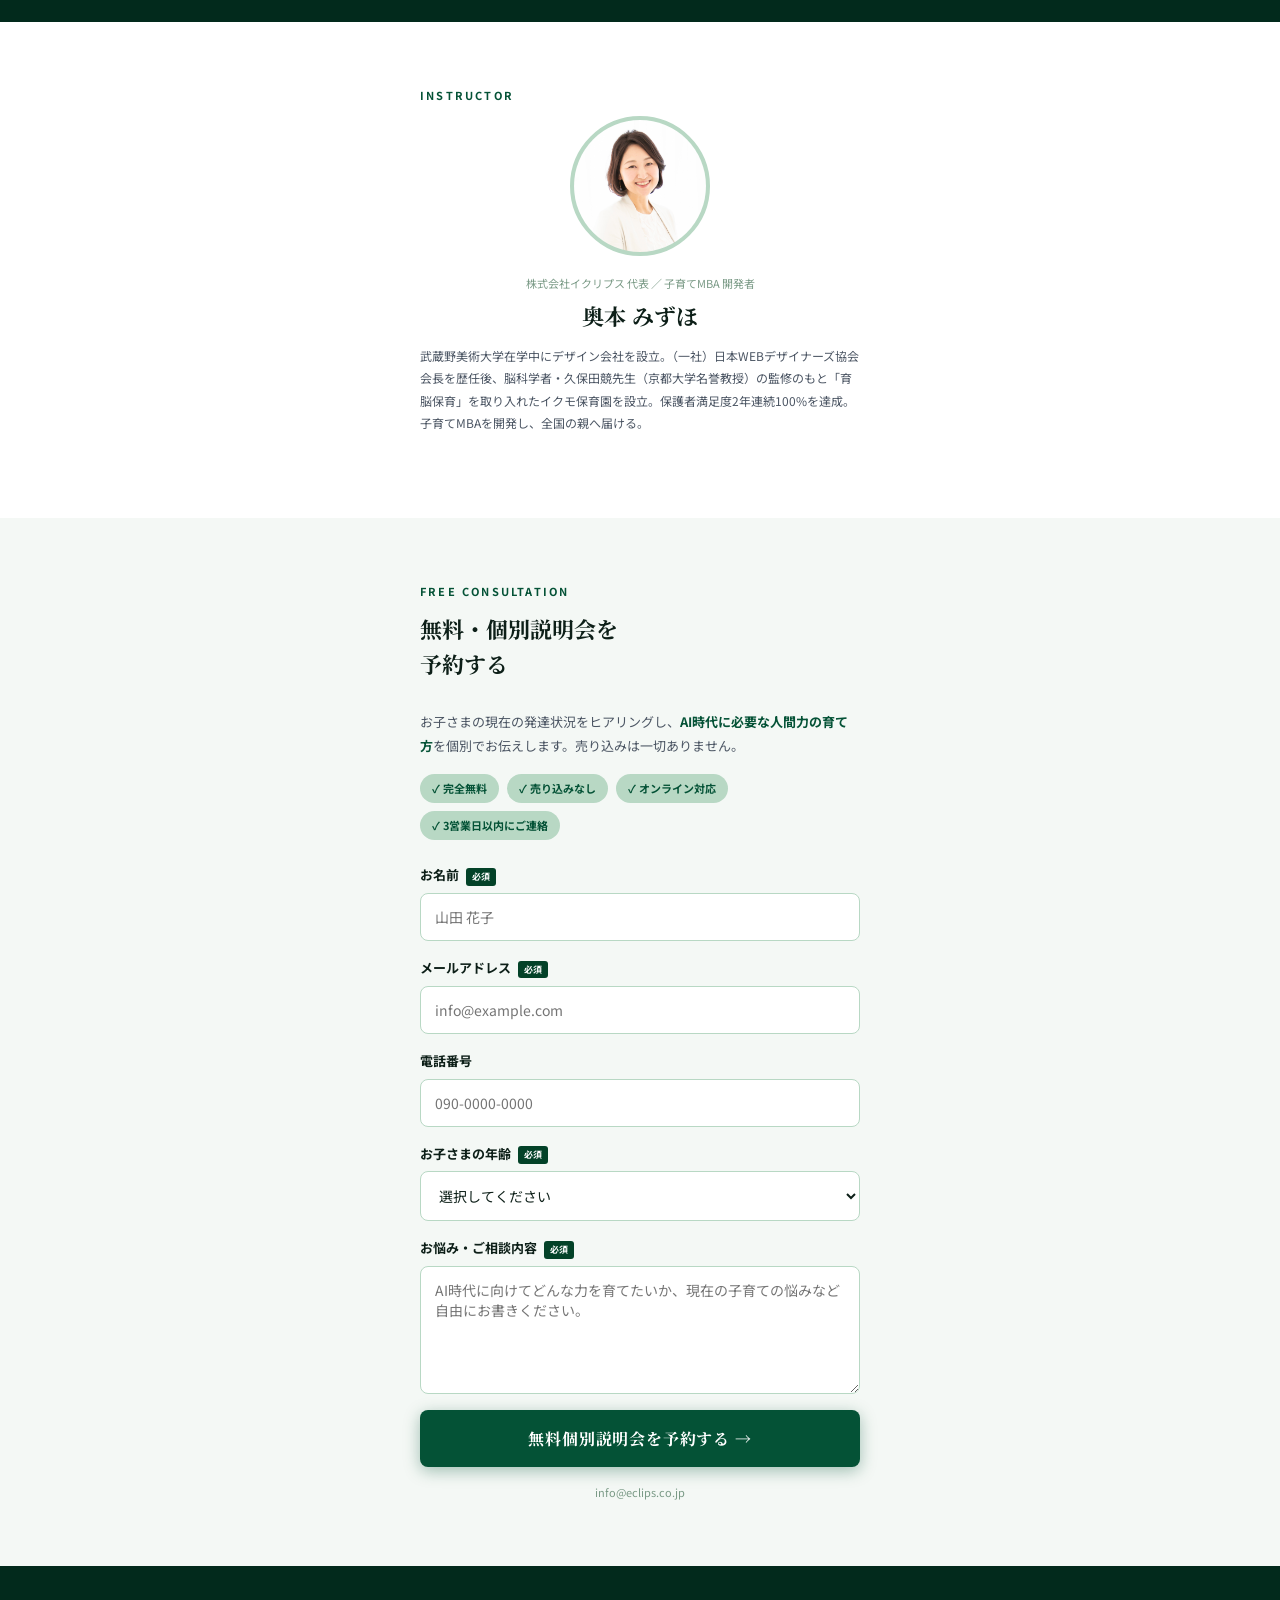
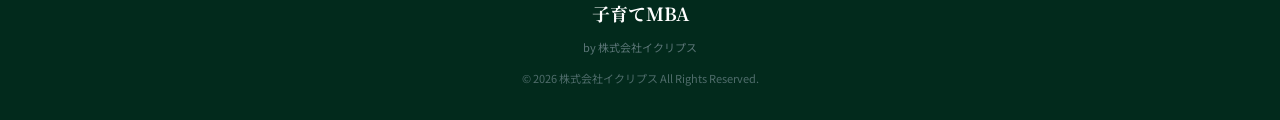
<file: v2/index.html>
<!DOCTYPE html>
<html lang="ja">
<head>
  <meta charset="UTF-8">
  <meta name="viewport" content="width=device-width, initial-scale=1.0">
  <title>AI時代を生き抜く子どもの育て方｜子育てMBA 無料個別説明会</title>
  <meta name="description" content="10年後、AIに仕事を奪われない子どもを育てる。0〜3歳の脳科学×愛着理論で「人間力」を育む子育てMBAの無料個別説明会。">
  <link rel="icon" type="image/svg+xml" href="favicon.svg">
  <link rel="preconnect" href="https://fonts.googleapis.com">
  <link rel="preconnect" href="https://fonts.gstatic.com" crossorigin>
  <link href="https://fonts.googleapis.com/css2?family=Noto+Serif+JP:wght@400;700;900&family=Noto+Sans+JP:wght@400;500;700&display=swap" rel="stylesheet">
  <link rel="stylesheet" href="style.css">
</head>
<body>

  <!-- Hero -->
  <section class="hero">
    <div class="hero-img" style="background-image:url('images/hero-ai.jpg')"></div>
    <div class="hero-overlay"></div>
    <div class="hero-body">
      <p class="hero-badge">AI時代の子育て × 脳科学 ／ 無料・個別説明会</p>
      <h1 class="hero-title">
        10年後、AIに仕事を<br>奪われない子どもを<br>
        <span class="hero-accent">育てる方法を、<br>知っていますか。</span>
      </h1>
      <p class="hero-sub">
        変化の速い時代に必要な「人間力」は、<br>
        <strong>0〜3歳の育て方</strong>で決まる。<br>
        脳科学者監修の育脳メソッドを、無料で診断します。
      </p>
      <a href="#contact" class="btn-cta">無料個別説明会を予約する →</a>
      <div class="hero-fact">
        <p class="hero-fact-text">ノーベル賞経済学者・ヘックマン教授が証明</p>
        <p class="hero-fact-main">「幼児期への教育投資リターンは、<br>それ以降の<strong>7倍以上</strong>」</p>
      </div>
    </div>
  </section>

  <!-- 問題提起 -->
  <section class="section section-dark" id="problem">
    <div class="container">
      <p class="section-eyebrow eyebrow-violet">PROBLEM</p>
      <h2 class="section-title section-title-light">今のままの子育てで、<br>10年後は大丈夫ですか？</h2>
      <div class="problem-cards">
        <div class="problem-card">
          <div class="problem-card-img" style="background-image:url('images/smartphone-child.jpg')">
            <div class="problem-card-overlay"></div>
          </div>
          <div class="problem-card-body">
            <p class="problem-card-tag">AI・デジタル化</p>
            <h3>今ある仕事の<br>約47%がAIに代替される</h3>
            <p>オックスフォード大学の研究では、現存する仕事の半数近くが将来的に自動化される可能性があると試算。「指示をこなす力」だけでは通用しない時代が来る。</p>
          </div>
        </div>
        <div class="problem-card">
          <div class="problem-card-img" style="background-image:url('images/stressed-child.jpg')">
            <div class="problem-card-overlay"></div>
          </div>
          <div class="problem-card-body">
            <p class="problem-card-tag">自己肯定感の低下</p>
            <h3>日本の子どもの<br>自己肯定感は世界最低水準</h3>
            <p>内閣府の調査で、日本の若者の自己肯定感は先進7か国中最下位。「自分を好きだ」と思えない子は、困難に直面したとき立ち上がれない。</p>
          </div>
        </div>
        <div class="problem-card">
          <div class="problem-card-img" style="background-image:url('images/parents-worry.jpg')">
            <div class="problem-card-overlay"></div>
          </div>
          <div class="problem-card-body">
            <p class="problem-card-tag">親の不安</p>
            <h3>「何を、どう育てればいいか」<br>軸のない子育てが続く</h3>
            <p>情報があふれる時代だからこそ、何が正しいかわからない。焦りと罪悪感を抱えたまま、手探りで子育てをしている親が増えている。</p>
          </div>
        </div>
      </div>
    </div>
  </section>

  <!-- 解決策 -->
  <section class="section section-white" id="solution">
    <div class="container">
      <p class="section-eyebrow">SOLUTION</p>
      <h2 class="section-title">AIに負けない子どもに必要な<br>「4つの人間力」とは。</h2>
      <p class="solution-lead">AIが最も苦手とするのは「感情・共感・創造・関係性」。これらはすべて、<strong>0〜3歳の育て方で土台が決まる</strong>と脳科学は示しています。</p>

      <div class="power-list">
        <div class="power-item">
          <div class="power-icon-wrap">
            <span class="power-icon">❤️</span>
          </div>
          <div class="power-body">
            <h3>共感力・感情知性</h3>
            <p>人の気持ちを理解し、自分の感情をコントロールする力。愛着が安定した子は、扁桃体が落ち着き前頭前野が発達するため自然に育つ。</p>
          </div>
        </div>
        <div class="power-item">
          <div class="power-icon-wrap">
            <span class="power-icon">💡</span>
          </div>
          <div class="power-body">
            <h3>創造性・問題解決力</h3>
            <p>答えのない問いに向き合う力。安心できる環境で自由に探索した経験が、創造的思考の土台になる。</p>
          </div>
        </div>
        <div class="power-item">
          <div class="power-icon-wrap">
            <span class="power-icon">🌱</span>
          </div>
          <div class="power-body">
            <h3>自己肯定感・挑戦力</h3>
            <p>「自分はできる」という感覚が、困難に向き合う粘り強さを生む。無条件の愛と適切な関わりで育てられる。</p>
          </div>
        </div>
        <div class="power-item">
          <div class="power-icon-wrap">
            <span class="power-icon">🤝</span>
          </div>
          <div class="power-body">
            <h3>信頼関係・コミュニケーション力</h3>
            <p>人と深く繋がる力。安定した愛着が、信頼をベースとした人間関係の原型を作る。</p>
          </div>
        </div>
      </div>

      <div class="heckman-box">
        <div class="heckman-img" style="background-image:url('images/heckman.jpg')"></div>
        <div class="heckman-body">
          <p class="heckman-label">ノーベル経済学賞受賞</p>
          <p class="heckman-name">ジェームズ・ヘックマン教授</p>
          <p class="heckman-text">「教育への投資効果（リターン）は子どもの年齢が小さいほど高く、その後は低下していく。0〜3歳への投資が最も費用対効果が高い。」</p>
          <div class="heckman-chart">
            <div class="heckman-bar-wrap">
              <span class="heckman-age">0〜3歳</span>
              <div class="heckman-bar heckman-bar-high"><span>リターン最大</span></div>
            </div>
            <div class="heckman-bar-wrap">
              <span class="heckman-age">小学生</span>
              <div class="heckman-bar heckman-bar-mid"><span>中程度</span></div>
            </div>
            <div class="heckman-bar-wrap">
              <span class="heckman-age">中学生以降</span>
              <div class="heckman-bar heckman-bar-low"><span>低下</span></div>
            </div>
          </div>
        </div>
      </div>
    </div>
  </section>

  <!-- 中間CTA -->
  <div class="mid-cta">
    <div class="container">
      <p class="mid-cta-text">「今」が一番効果的なタイミングです</p>
      <a href="#contact" class="btn-cta-outline">無料個別説明会を予約する →</a>
    </div>
  </div>

  <!-- 子育てMBAとは -->
  <section class="section section-light" id="program">
    <div class="container">
      <p class="section-eyebrow">CURRICULUM</p>
      <h2 class="section-title">脳科学×愛着理論×AI時代の視点で<br>子育てを体系化した3ヶ月。</h2>

      <div class="program-img-block" style="background-image:url('images/program-overview.jpg')">
        <div class="program-img-text">
          <p>全6回 オンライン<br>録画視聴あり<br>1日の負担：3分〜</p>
        </div>
      </div>

      <div class="step-list">
        <div class="step-item">
          <span class="step-badge">STEP 1</span>
          <div class="step-body">
            <h3>自分の愛着タイプを知る</h3>
            <p>自分の感情反応・思考パターンの根本を理解。子どもへの関わり方を感情的ではなく「戦略的」に選択できるようになる。</p>
          </div>
        </div>
        <div class="step-item">
          <span class="step-badge">STEP 2</span>
          <div class="step-body">
            <h3>子どもの発達と脳を知る</h3>
            <p>子どもの行動には意味がある。発達段階を理解することで、不安が消え、オンリーワンの可能性が見えてくる。</p>
          </div>
        </div>
        <div class="step-item">
          <span class="step-badge">STEP 3</span>
          <div class="step-body">
            <h3>育脳アプローチを実践する</h3>
            <p>言葉がけ・環境づくり・ふれあい遊びなど、日常で使える具体的な関わりを習得する。</p>
          </div>
        </div>
        <div class="step-item step-item-accent">
          <span class="step-badge step-badge-accent">STEP 4</span>
          <div class="step-body">
            <h3>AI時代の子育てを知る</h3>
            <p>これからの時代を生き抜く「人間力」とは何か。自己肯定感と行動量を育てるために、今親ができることを学ぶ。</p>
          </div>
        </div>
      </div>
    </div>
  </section>

  <!-- 受講者の声 -->
  <section class="section section-dark" id="voice">
    <div class="container">
      <p class="section-eyebrow eyebrow-violet">TESTIMONIALS</p>
      <h2 class="section-title section-title-light">受講者の声。</h2>
      <div class="voice-list">
        <div class="voice-card">
          <div class="voice-top">
            <div class="voice-avatar"></div>
            <div>
              <p class="voice-name">中村 彩乃さん（仮名）</p>
              <p class="voice-meta">第一子 1歳 ／ 夫と3人暮らし</p>
            </div>
          </div>
          <p class="voice-quote">「AI時代に何が必要かを、子育ての視点で初めて理解できました。スキルを詰め込む前に、自己肯定感の土台を作ることが大事だと気づきました。」</p>
        </div>
        <div class="voice-card">
          <div class="voice-top">
            <div class="voice-avatar"></div>
            <div>
              <p class="voice-name">佐藤 美咲さん（仮名）</p>
              <p class="voice-meta">第一子 6ヶ月 ／ 夫と3人暮らし</p>
            </div>
          </div>
          <p class="voice-quote">「子どもの脳は安心しているときに最も発達すると知り、まず自分が落ち着くことの大切さに気づきました。関わり方が180度変わりました。」</p>
        </div>
      </div>
    </div>
  </section>

  <!-- 講師 -->
  <section class="section section-white" id="about">
    <div class="container">
      <p class="section-eyebrow">INSTRUCTOR</p>
      <div class="about-row">
        <img src="images/okumo.png" alt="奥本みずほ" class="about-photo">
        <div class="about-body">
          <p class="about-label">株式会社イクリプス 代表 ／ 子育てMBA 開発者</p>
          <p class="about-name">奥本 みずほ</p>
          <p class="about-desc">武蔵野美術大学在学中にデザイン会社を設立。（一社）日本WEBデザイナーズ協会会長を歴任後、脳科学者・久保田競先生（京都大学名誉教授）の監修のもと「育脳保育」を取り入れたイクモ保育園を設立。保護者満足度2年連続100%を達成。子育てMBAを開発し、全国の親へ届ける。</p>
        </div>
      </div>
    </div>
  </section>

  <!-- フォーム -->
  <section class="section section-light" id="contact">
    <div class="container">
      <p class="section-eyebrow">FREE CONSULTATION</p>
      <h2 class="section-title">無料・個別説明会を<br>予約する</h2>
      <p class="contact-lead">お子さまの現在の発達状況をヒアリングし、<strong>AI時代に必要な人間力の育て方</strong>を個別でお伝えします。売り込みは一切ありません。</p>
      <div class="contact-badges">
        <span class="badge">✓ 完全無料</span>
        <span class="badge">✓ 売り込みなし</span>
        <span class="badge">✓ オンライン対応</span>
        <span class="badge">✓ 3営業日以内にご連絡</span>
      </div>
      <form class="contact-form" id="contactForm" action="https://formspree.io/f/YOUR_FORM_ID" method="POST">
        <div class="form-group">
          <label for="name">お名前 <span class="required">必須</span></label>
          <input type="text" id="name" name="name" required placeholder="山田 花子">
        </div>
        <div class="form-group">
          <label for="email">メールアドレス <span class="required">必須</span></label>
          <input type="email" id="email" name="email" required placeholder="info@example.com">
        </div>
        <div class="form-group">
          <label for="phone">電話番号</label>
          <input type="tel" id="phone" name="phone" placeholder="090-0000-0000">
        </div>
        <div class="form-group">
          <label for="child-age">お子さまの年齢 <span class="required">必須</span></label>
          <select id="child-age" name="child_age" required>
            <option value="" disabled selected>選択してください</option>
            <option value="pregnant">妊娠中</option>
            <option value="0">0歳</option>
            <option value="1">1歳</option>
            <option value="2">2歳</option>
            <option value="3">3歳</option>
            <option value="4">4歳</option>
            <option value="5">5歳</option>
            <option value="6plus">6歳以上</option>
          </select>
        </div>
        <div class="form-group">
          <label for="message">お悩み・ご相談内容 <span class="required">必須</span></label>
          <textarea id="message" name="message" rows="5" required placeholder="AI時代に向けてどんな力を育てたいか、現在の子育ての悩みなど自由にお書きください。"></textarea>
        </div>
        <button type="submit" class="btn-cta">無料個別説明会を予約する →</button>
        <p class="form-note">info@eclips.co.jp</p>
      </form>
    </div>
  </section>

  <footer class="footer">
    <div class="container footer-inner">
      <p class="footer-logo">子育てMBA</p>
      <p class="footer-sub">by 株式会社イクリプス</p>
      <p class="footer-copy">© 2026 株式会社イクリプス All Rights Reserved.</p>
    </div>
  </footer>

  <div class="sticky-cta" id="stickyCta">
    <a href="#contact" class="btn-cta">無料個別説明会を予約する →</a>
  </div>

  <script src="script.js"></script>
</body>
</html>
</file>
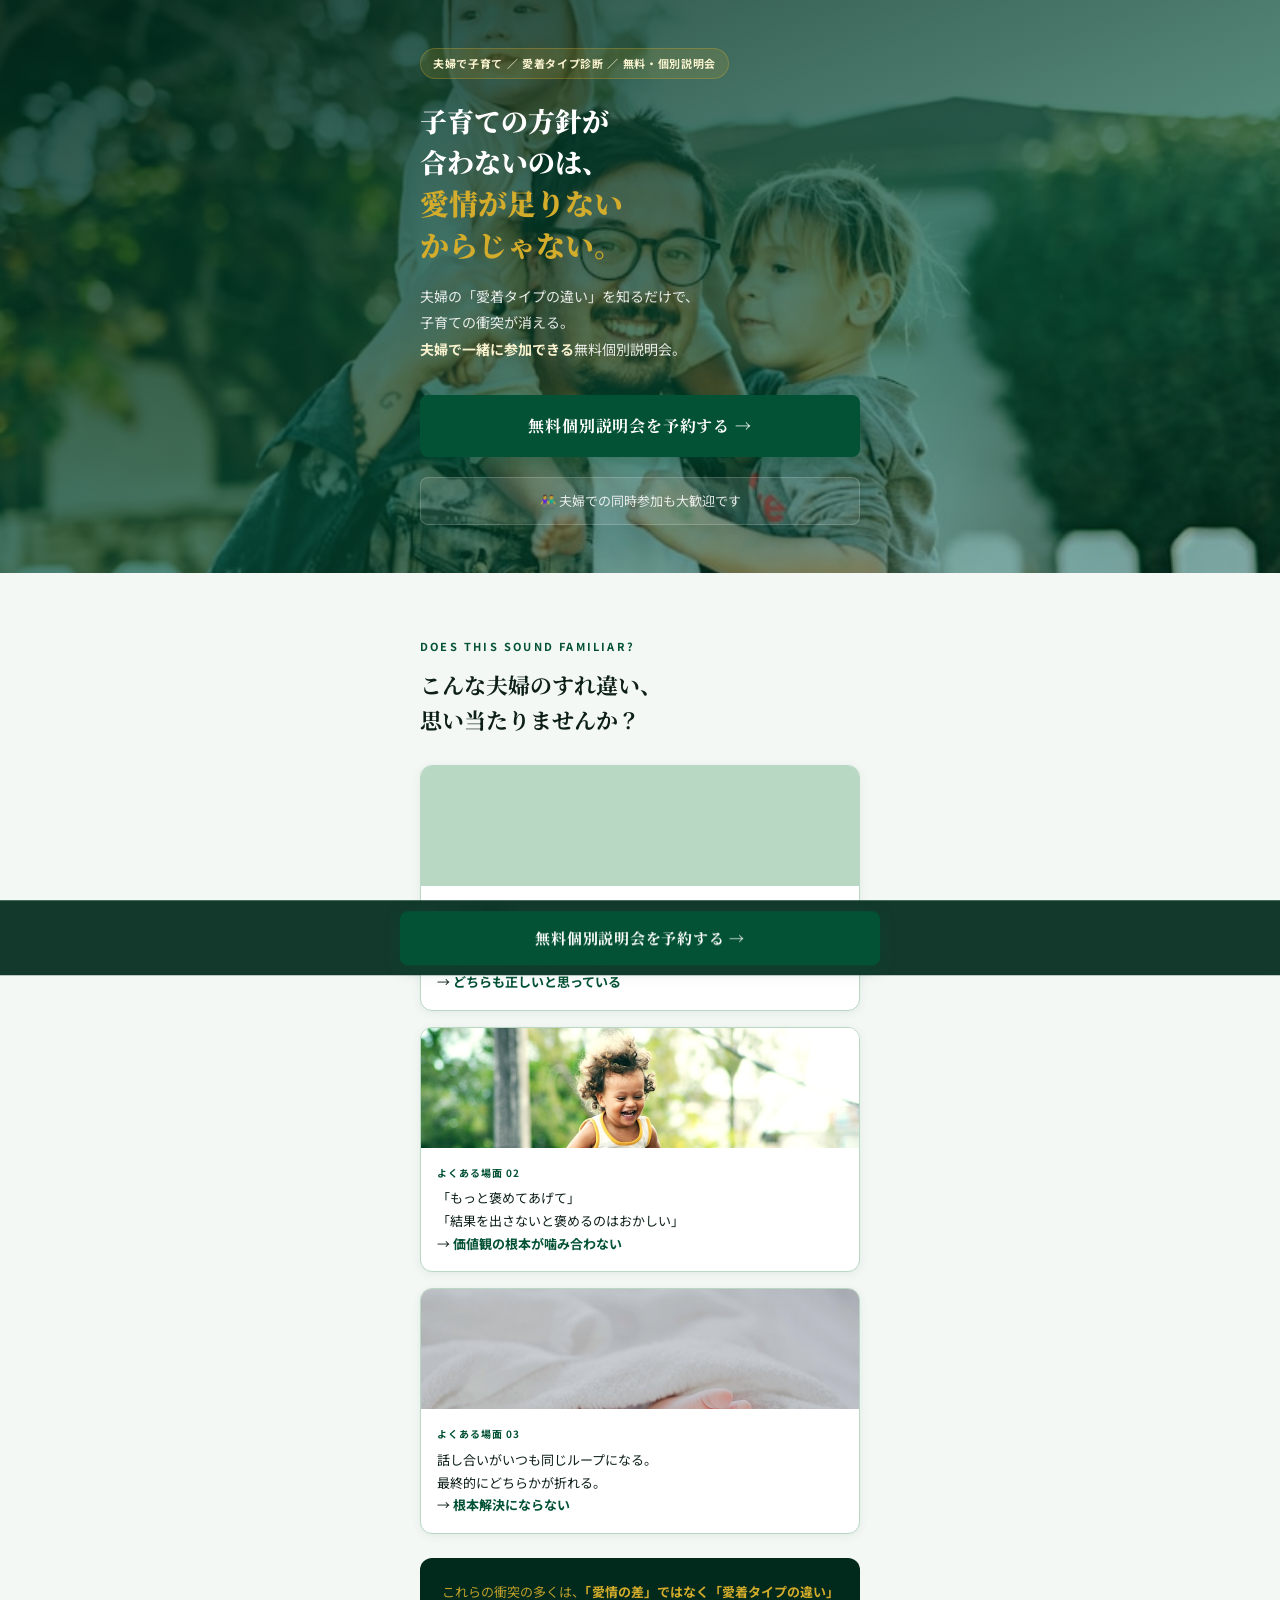
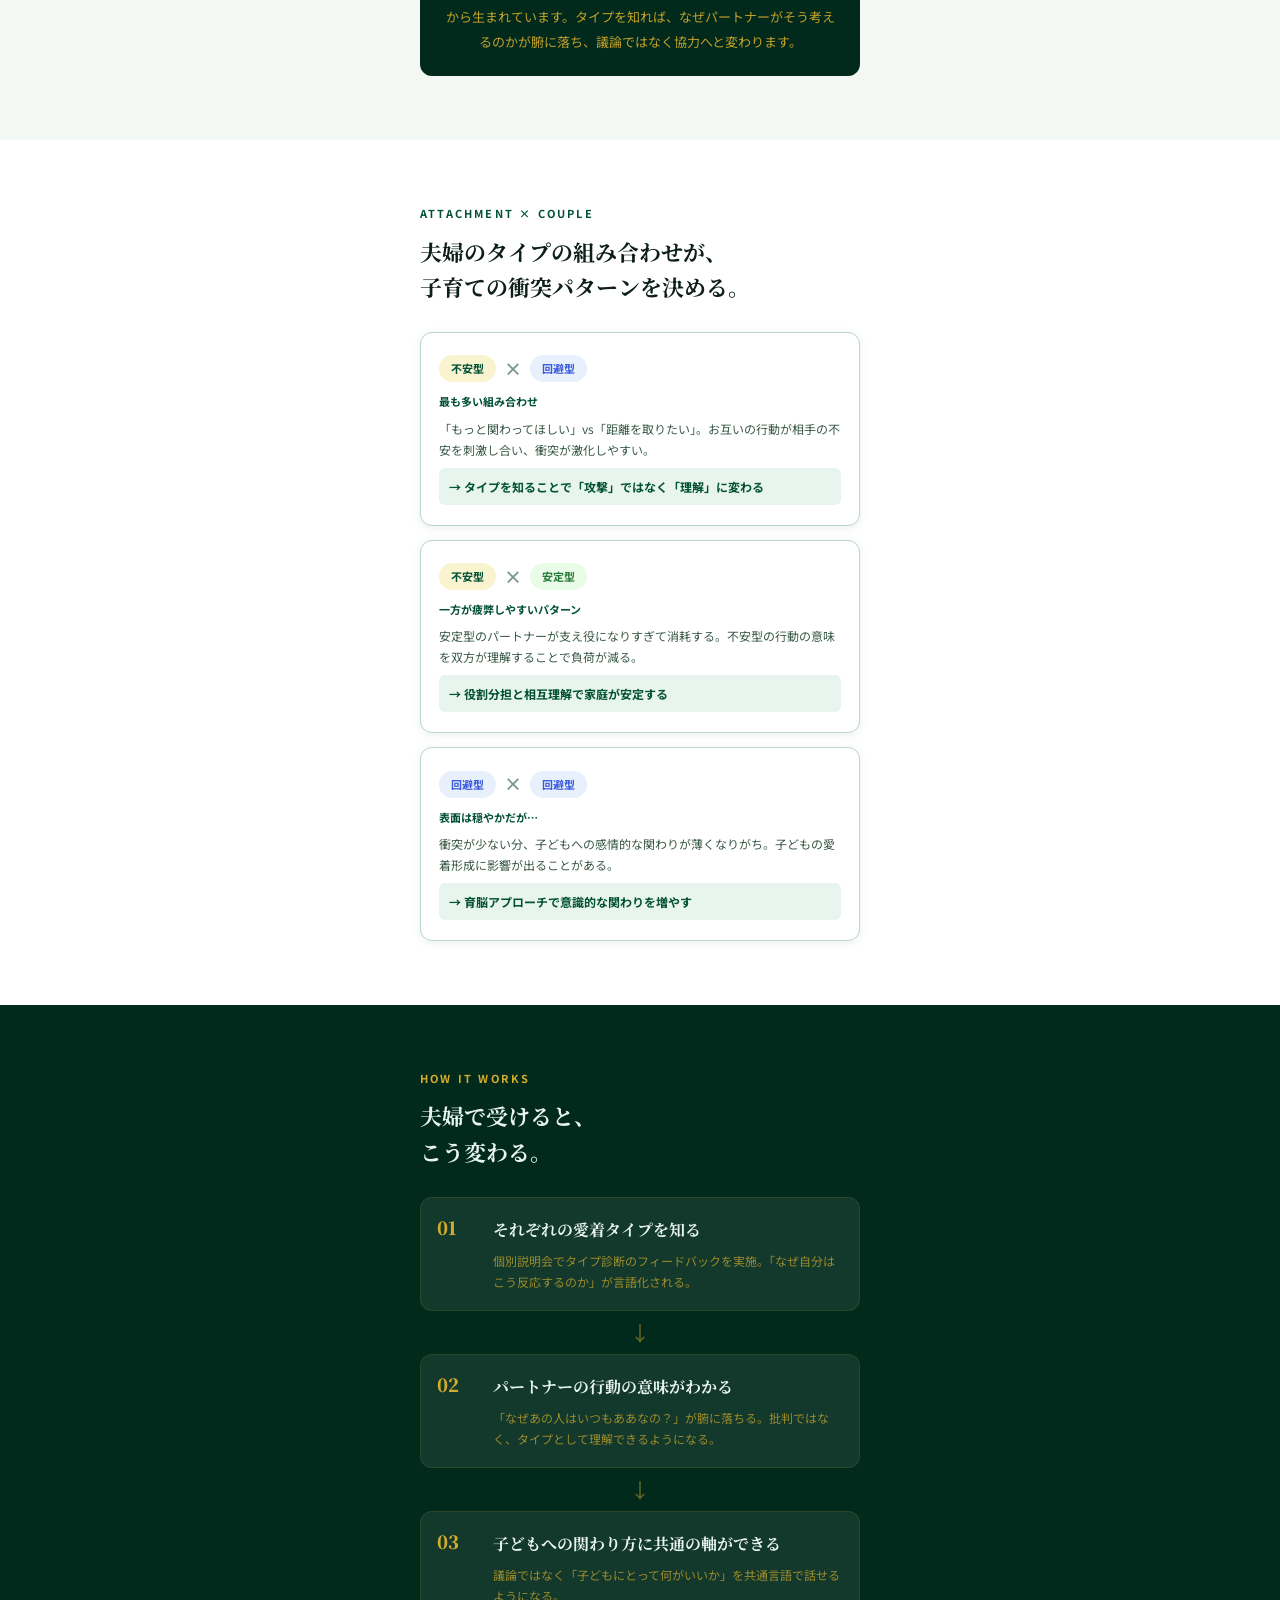
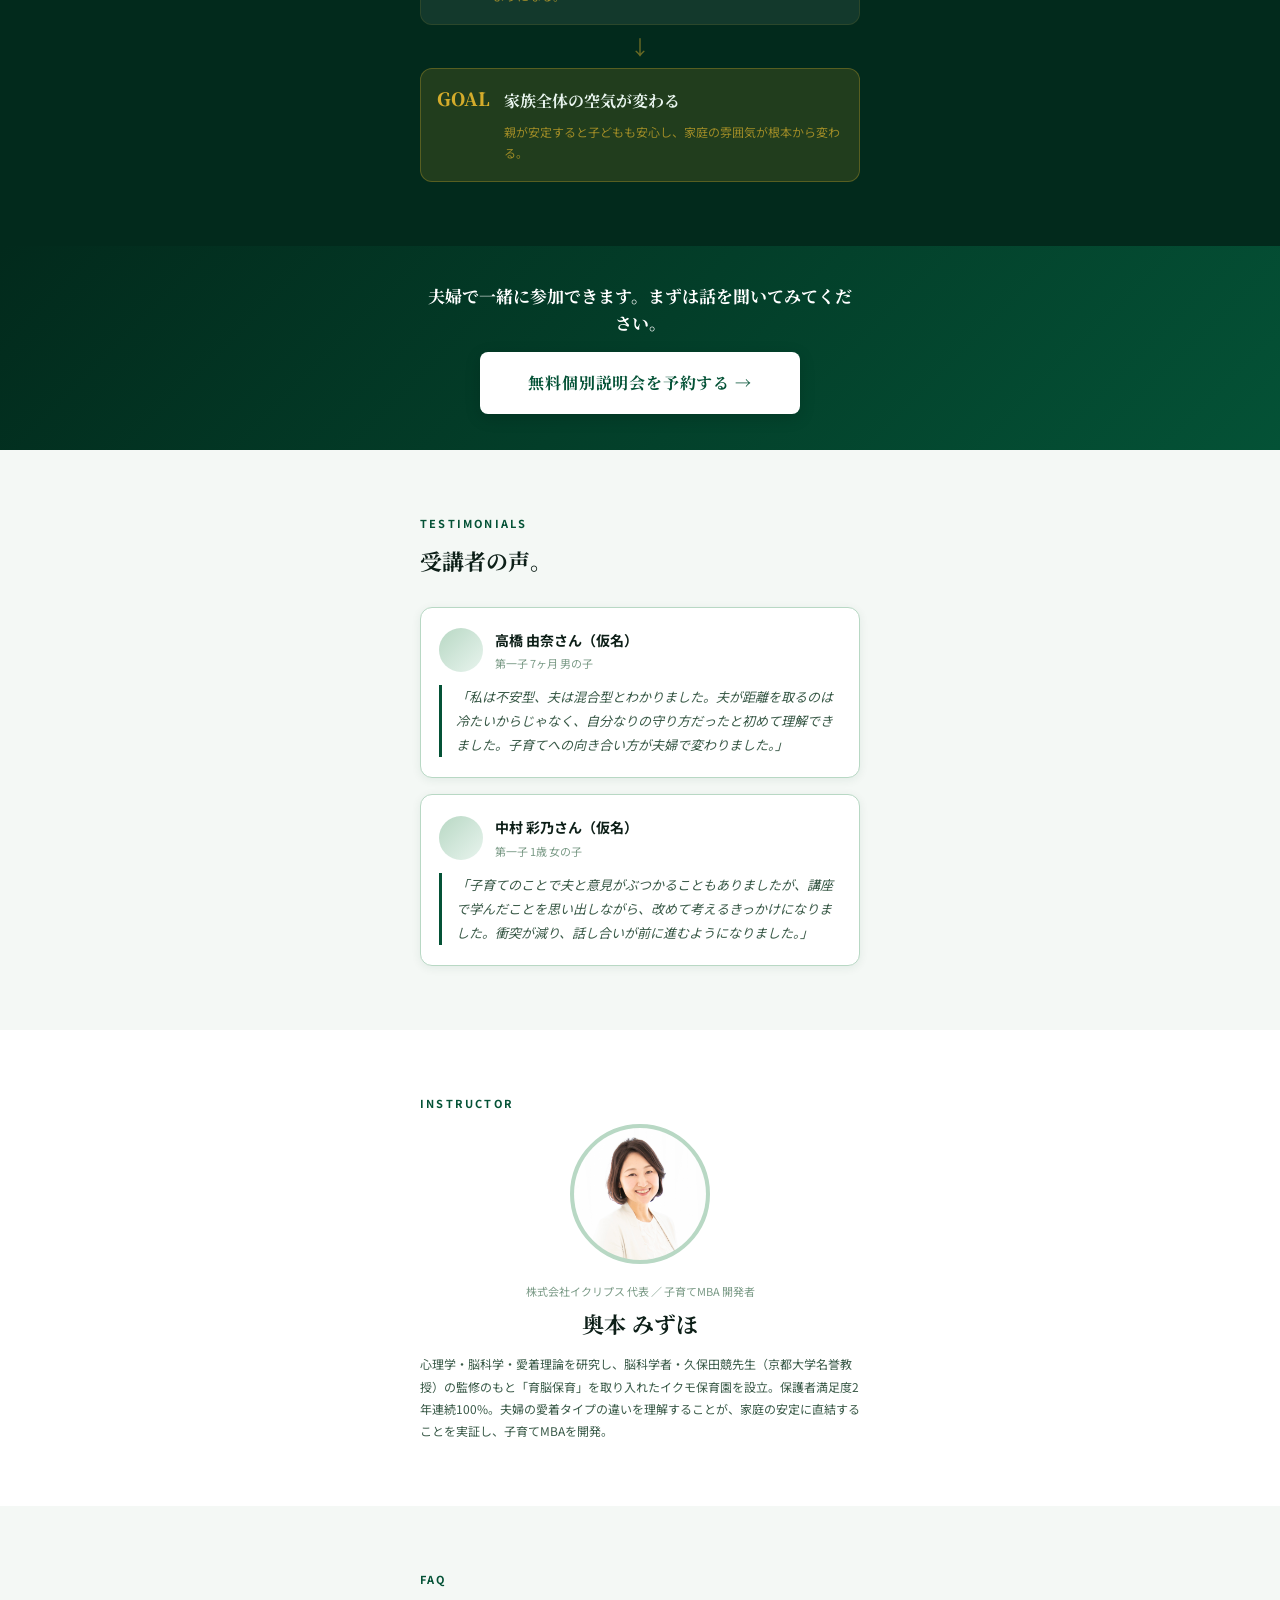
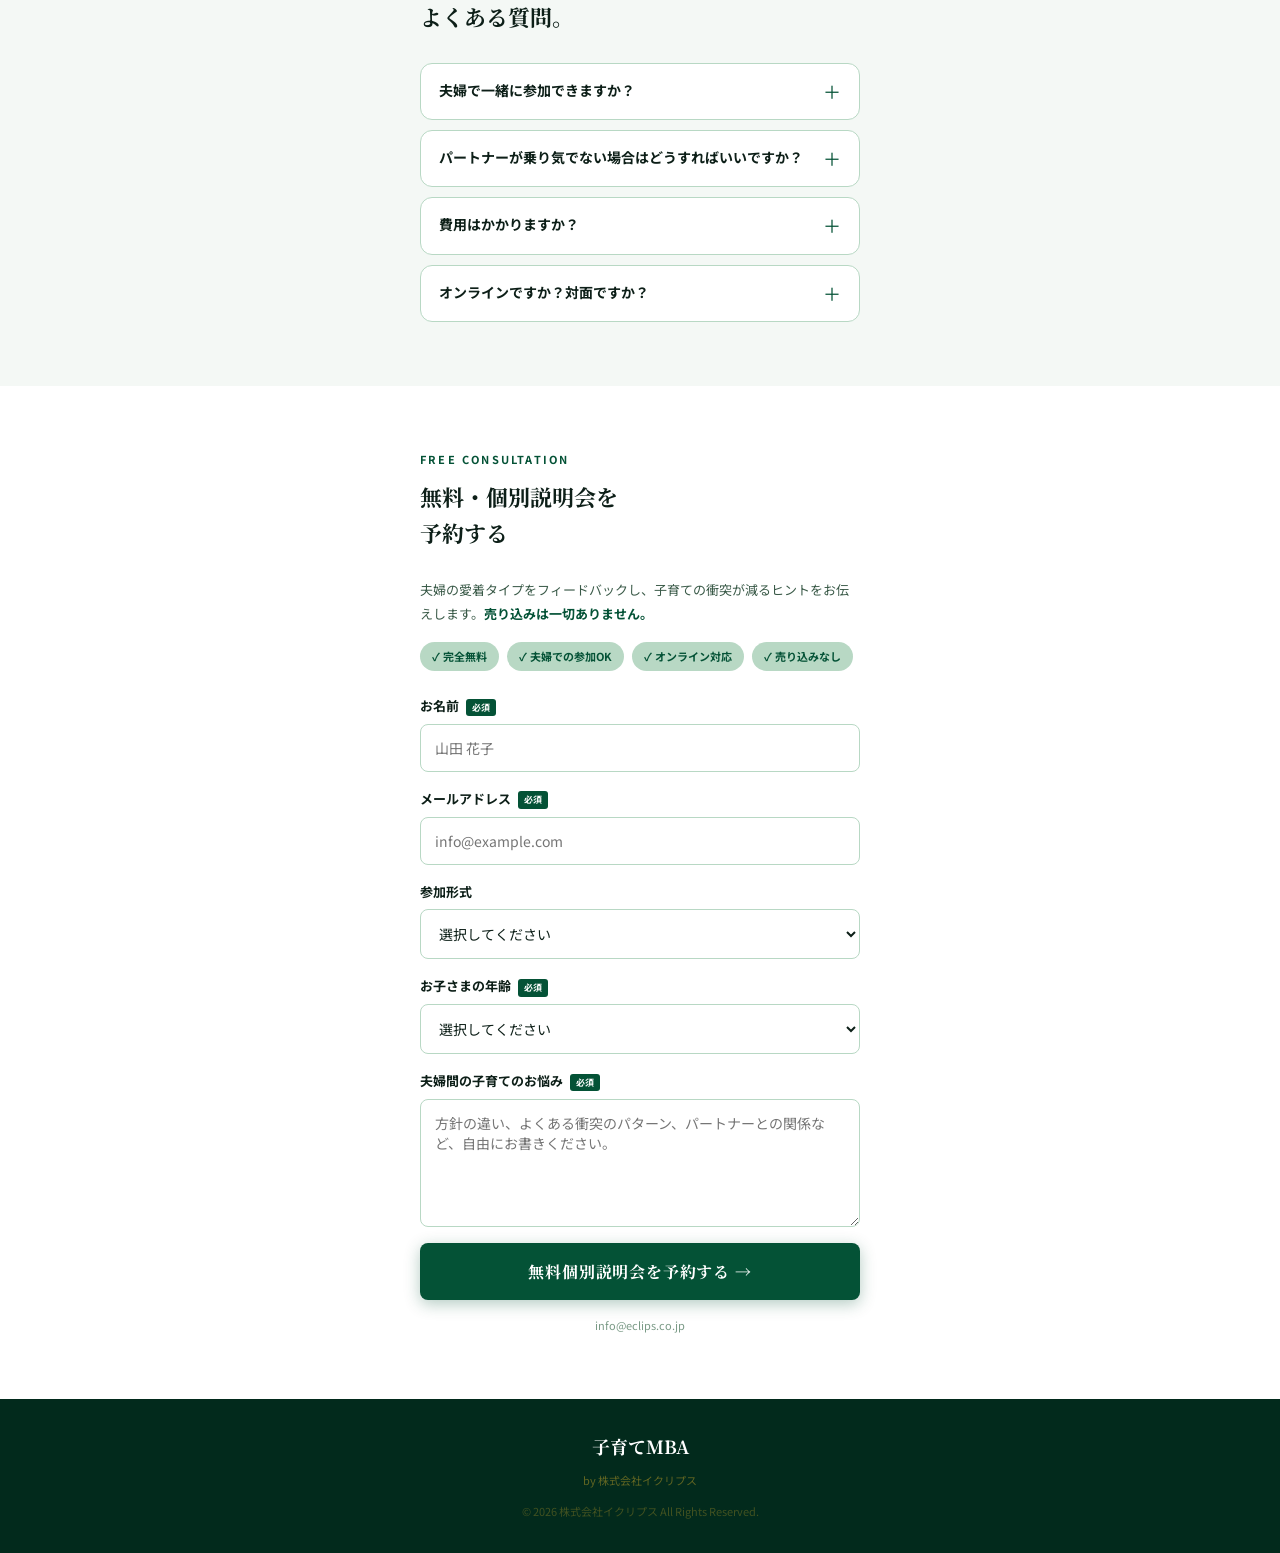
<file: v3/index.html>
<!DOCTYPE html>
<html lang="ja">
<head>
  <meta charset="UTF-8">
  <meta name="viewport" content="width=device-width, initial-scale=1.0">
  <title>夫婦の子育て方針が合わない理由｜子育てMBA 無料個別説明会</title>
  <meta name="description" content="子育ての方針が合わないのは、愛情が足りないからじゃない。夫婦の愛着タイプの違いを知るだけで、衝突が消える。無料個別説明会受付中。">
  <link rel="icon" type="image/svg+xml" href="favicon.svg">
  <link rel="preconnect" href="https://fonts.googleapis.com">
  <link rel="preconnect" href="https://fonts.gstatic.com" crossorigin>
  <link href="https://fonts.googleapis.com/css2?family=Noto+Serif+JP:wght@400;700;900&family=Noto+Sans+JP:wght@400;500;700&display=swap" rel="stylesheet">
  <link rel="stylesheet" href="style.css">
</head>
<body>

  <!-- Hero -->
  <section class="hero">
    <div class="hero-img" style="background-image:url('images/hero-couple.jpg')"></div>
    <div class="hero-overlay"></div>
    <div class="hero-body">
      <p class="hero-badge">夫婦で子育て ／ 愛着タイプ診断 ／ 無料・個別説明会</p>
      <h1 class="hero-title">
        子育ての方針が<br>合わないのは、<br>
        <span class="hero-accent">愛情が足りない<br>からじゃない。</span>
      </h1>
      <p class="hero-sub">
        夫婦の「愛着タイプの違い」を知るだけで、<br>
        子育ての衝突が消える。<br>
        <strong>夫婦で一緒に参加できる</strong>無料個別説明会。
      </p>
      <a href="#contact" class="btn-cta">無料個別説明会を予約する →</a>
      <div class="hero-note">
        <p>👫 夫婦での同時参加も大歓迎です</p>
      </div>
    </div>
  </section>

  <!-- あるある -->
  <section class="section section-warm" id="problem">
    <div class="container">
      <p class="section-eyebrow">DOES THIS SOUND FAMILIAR?</p>
      <h2 class="section-title">こんな夫婦のすれ違い、<br>思い当たりませんか？</h2>
      <div class="scene-list">
        <div class="scene-card">
          <div class="scene-img" style="background-image:url('images/scene-argue.jpg')"></div>
          <div class="scene-body">
            <p class="scene-tag">よくある場面 01</p>
            <p class="scene-text">「泣いてるんだから抱っこしてあげて」<br>「甘やかすのよくないでしょ」<br>→ <strong>どちらも正しいと思っている</strong></p>
          </div>
        </div>
        <div class="scene-card">
          <div class="scene-img" style="background-image:url('images/scene-phone.jpg')"></div>
          <div class="scene-body">
            <p class="scene-tag">よくある場面 02</p>
            <p class="scene-text">「もっと褒めてあげて」<br>「結果を出さないと褒めるのはおかしい」<br>→ <strong>価値観の根本が噛み合わない</strong></p>
          </div>
        </div>
        <div class="scene-card">
          <div class="scene-img" style="background-image:url('images/scene-tired.jpg')"></div>
          <div class="scene-body">
            <p class="scene-tag">よくある場面 03</p>
            <p class="scene-text">話し合いがいつも同じループになる。<br>最終的にどちらかが折れる。<br>→ <strong>根本解決にならない</strong></p>
          </div>
        </div>
      </div>
      <div class="insight-box">
        <p class="insight-text">これらの衝突の多くは、<strong>「愛情の差」ではなく「愛着タイプの違い」</strong>から生まれています。タイプを知れば、なぜパートナーがそう考えるのかが腑に落ち、議論ではなく協力へと変わります。</p>
      </div>
    </div>
  </section>

  <!-- 愛着タイプと夫婦 -->
  <section class="section section-white" id="types">
    <div class="container">
      <p class="section-eyebrow">ATTACHMENT × COUPLE</p>
      <h2 class="section-title">夫婦のタイプの組み合わせが、<br>子育ての衝突パターンを決める。</h2>

      <div class="combo-list">
        <div class="combo-card">
          <div class="combo-types">
            <span class="combo-type combo-anxious">不安型</span>
            <span class="combo-cross">×</span>
            <span class="combo-type combo-avoidant">回避型</span>
          </div>
          <p class="combo-label">最も多い組み合わせ</p>
          <p class="combo-desc">「もっと関わってほしい」vs「距離を取りたい」。お互いの行動が相手の不安を刺激し合い、衝突が激化しやすい。</p>
          <p class="combo-solution">→ タイプを知ることで「攻撃」ではなく「理解」に変わる</p>
        </div>
        <div class="combo-card">
          <div class="combo-types">
            <span class="combo-type combo-anxious">不安型</span>
            <span class="combo-cross">×</span>
            <span class="combo-type combo-secure">安定型</span>
          </div>
          <p class="combo-label">一方が疲弊しやすいパターン</p>
          <p class="combo-desc">安定型のパートナーが支え役になりすぎて消耗する。不安型の行動の意味を双方が理解することで負荷が減る。</p>
          <p class="combo-solution">→ 役割分担と相互理解で家庭が安定する</p>
        </div>
        <div class="combo-card">
          <div class="combo-types">
            <span class="combo-type combo-avoidant">回避型</span>
            <span class="combo-cross">×</span>
            <span class="combo-type combo-avoidant">回避型</span>
          </div>
          <p class="combo-label">表面は穏やかだが…</p>
          <p class="combo-desc">衝突が少ない分、子どもへの感情的な関わりが薄くなりがち。子どもの愛着形成に影響が出ることがある。</p>
          <p class="combo-solution">→ 育脳アプローチで意識的な関わりを増やす</p>
        </div>
      </div>
    </div>
  </section>

  <!-- 解決フロー -->
  <section class="section section-rose" id="flow">
    <div class="container">
      <p class="section-eyebrow eyebrow-rose">HOW IT WORKS</p>
      <h2 class="section-title section-title-light">夫婦で受けると、<br>こう変わる。</h2>

      <div class="flow-list">
        <div class="flow-item">
          <span class="flow-num">01</span>
          <div class="flow-body">
            <h3>それぞれの愛着タイプを知る</h3>
            <p>個別説明会でタイプ診断のフィードバックを実施。「なぜ自分はこう反応するのか」が言語化される。</p>
          </div>
        </div>
        <div class="flow-arrow">↓</div>
        <div class="flow-item">
          <span class="flow-num">02</span>
          <div class="flow-body">
            <h3>パートナーの行動の意味がわかる</h3>
            <p>「なぜあの人はいつもああなの？」が腑に落ちる。批判ではなく、タイプとして理解できるようになる。</p>
          </div>
        </div>
        <div class="flow-arrow">↓</div>
        <div class="flow-item">
          <span class="flow-num">03</span>
          <div class="flow-body">
            <h3>子どもへの関わり方に共通の軸ができる</h3>
            <p>議論ではなく「子どもにとって何がいいか」を共通言語で話せるようになる。</p>
          </div>
        </div>
        <div class="flow-arrow">↓</div>
        <div class="flow-item flow-item-goal">
          <span class="flow-num">GOAL</span>
          <div class="flow-body">
            <h3>家族全体の空気が変わる</h3>
            <p>親が安定すると子どもも安心し、家庭の雰囲気が根本から変わる。</p>
          </div>
        </div>
      </div>
    </div>
  </section>

  <!-- 中間CTA -->
  <div class="mid-cta">
    <div class="container">
      <p class="mid-cta-text">夫婦で一緒に参加できます。まずは話を聞いてみてください。</p>
      <a href="#contact" class="btn-cta">無料個別説明会を予約する →</a>
    </div>
  </div>

  <!-- 受講者の声 -->
  <section class="section section-warm" id="voice">
    <div class="container">
      <p class="section-eyebrow">TESTIMONIALS</p>
      <h2 class="section-title">受講者の声。</h2>
      <div class="voice-list">
        <div class="voice-card">
          <div class="voice-header">
            <div class="voice-avatar"></div>
            <div>
              <p class="voice-name">高橋 由奈さん（仮名）</p>
              <p class="voice-meta">第一子 7ヶ月 男の子</p>
            </div>
          </div>
          <p class="voice-text">「私は不安型、夫は混合型とわかりました。夫が距離を取るのは冷たいからじゃなく、自分なりの守り方だったと初めて理解できました。子育てへの向き合い方が夫婦で変わりました。」</p>
        </div>
        <div class="voice-card">
          <div class="voice-header">
            <div class="voice-avatar"></div>
            <div>
              <p class="voice-name">中村 彩乃さん（仮名）</p>
              <p class="voice-meta">第一子 1歳 女の子</p>
            </div>
          </div>
          <p class="voice-text">「子育てのことで夫と意見がぶつかることもありましたが、講座で学んだことを思い出しながら、改めて考えるきっかけになりました。衝突が減り、話し合いが前に進むようになりました。」</p>
        </div>
      </div>
    </div>
  </section>

  <!-- 講師 -->
  <section class="section section-white" id="about">
    <div class="container">
      <p class="section-eyebrow">INSTRUCTOR</p>
      <div class="about-wrap">
        <img src="images/okumo.png" alt="奥本みずほ" class="about-photo">
        <div class="about-body">
          <p class="about-label">株式会社イクリプス 代表 ／ 子育てMBA 開発者</p>
          <p class="about-name">奥本 みずほ</p>
          <p class="about-desc">心理学・脳科学・愛着理論を研究し、脳科学者・久保田競先生（京都大学名誉教授）の監修のもと「育脳保育」を取り入れたイクモ保育園を設立。保護者満足度2年連続100%。夫婦の愛着タイプの違いを理解することが、家庭の安定に直結することを実証し、子育てMBAを開発。</p>
        </div>
      </div>
    </div>
  </section>

  <!-- FAQ -->
  <section class="section section-warm" id="faq">
    <div class="container">
      <p class="section-eyebrow">FAQ</p>
      <h2 class="section-title">よくある質問。</h2>
      <div class="faq-list">
        <details class="faq-item">
          <summary class="faq-q">夫婦で一緒に参加できますか？</summary>
          <p class="faq-a">はい、ぜひ一緒にご参加ください。夫婦それぞれの愛着タイプをフィードバックすることで、より深い相互理解につながります。</p>
        </details>
        <details class="faq-item">
          <summary class="faq-q">パートナーが乗り気でない場合はどうすればいいですか？</summary>
          <p class="faq-a">まずお一人でご参加いただき、内容や変化をパートナーに伝えてから一緒に参加されるケースも多いです。一人でも十分な効果があります。</p>
        </details>
        <details class="faq-item">
          <summary class="faq-q">費用はかかりますか？</summary>
          <p class="faq-a">個別説明会は完全無料です。子育てMBAへの勧誘・売り込みも一切ありません。</p>
        </details>
        <details class="faq-item">
          <summary class="faq-q">オンラインですか？対面ですか？</summary>
          <p class="faq-a">オンライン（ビデオ通話）での実施です。全国どこからでもご参加いただけます。</p>
        </details>
      </div>
    </div>
  </section>

  <!-- フォーム -->
  <section class="section section-white" id="contact">
    <div class="container">
      <p class="section-eyebrow">FREE CONSULTATION</p>
      <h2 class="section-title">無料・個別説明会を<br>予約する</h2>
      <p class="contact-lead">夫婦の愛着タイプをフィードバックし、子育ての衝突が減るヒントをお伝えします。<strong>売り込みは一切ありません。</strong></p>
      <div class="contact-badges">
        <span class="badge">✓ 完全無料</span>
        <span class="badge">✓ 夫婦での参加OK</span>
        <span class="badge">✓ オンライン対応</span>
        <span class="badge">✓ 売り込みなし</span>
      </div>
      <form class="contact-form" id="contactForm" action="https://formspree.io/f/YOUR_FORM_ID" method="POST">
        <div class="form-group">
          <label for="name">お名前 <span class="required">必須</span></label>
          <input type="text" id="name" name="name" required placeholder="山田 花子">
        </div>
        <div class="form-group">
          <label for="email">メールアドレス <span class="required">必須</span></label>
          <input type="email" id="email" name="email" required placeholder="info@example.com">
        </div>
        <div class="form-group">
          <label for="couple">参加形式</label>
          <select id="couple" name="couple">
            <option value="" disabled selected>選択してください</option>
            <option value="solo">一人で参加</option>
            <option value="couple">夫婦で参加</option>
          </select>
        </div>
        <div class="form-group">
          <label for="child-age">お子さまの年齢 <span class="required">必須</span></label>
          <select id="child-age" name="child_age" required>
            <option value="" disabled selected>選択してください</option>
            <option value="pregnant">妊娠中</option>
            <option value="0">0歳</option>
            <option value="1">1歳</option>
            <option value="2">2歳</option>
            <option value="3">3歳</option>
            <option value="4">4歳</option>
            <option value="5">5歳</option>
            <option value="6plus">6歳以上</option>
          </select>
        </div>
        <div class="form-group">
          <label for="message">夫婦間の子育てのお悩み <span class="required">必須</span></label>
          <textarea id="message" name="message" rows="5" required placeholder="方針の違い、よくある衝突のパターン、パートナーとの関係など、自由にお書きください。"></textarea>
        </div>
        <button type="submit" class="btn-cta">無料個別説明会を予約する →</button>
        <p class="form-note">info@eclips.co.jp</p>
      </form>
    </div>
  </section>

  <footer class="footer">
    <div class="container footer-inner">
      <p class="footer-logo">子育てMBA</p>
      <p class="footer-sub">by 株式会社イクリプス</p>
      <p class="footer-copy">© 2026 株式会社イクリプス All Rights Reserved.</p>
    </div>
  </footer>

  <div class="sticky-cta" id="stickyCta">
    <a href="#contact" class="btn-cta">無料個別説明会を予約する →</a>
  </div>

  <script src="script.js"></script>
</body>
</html>
</file>
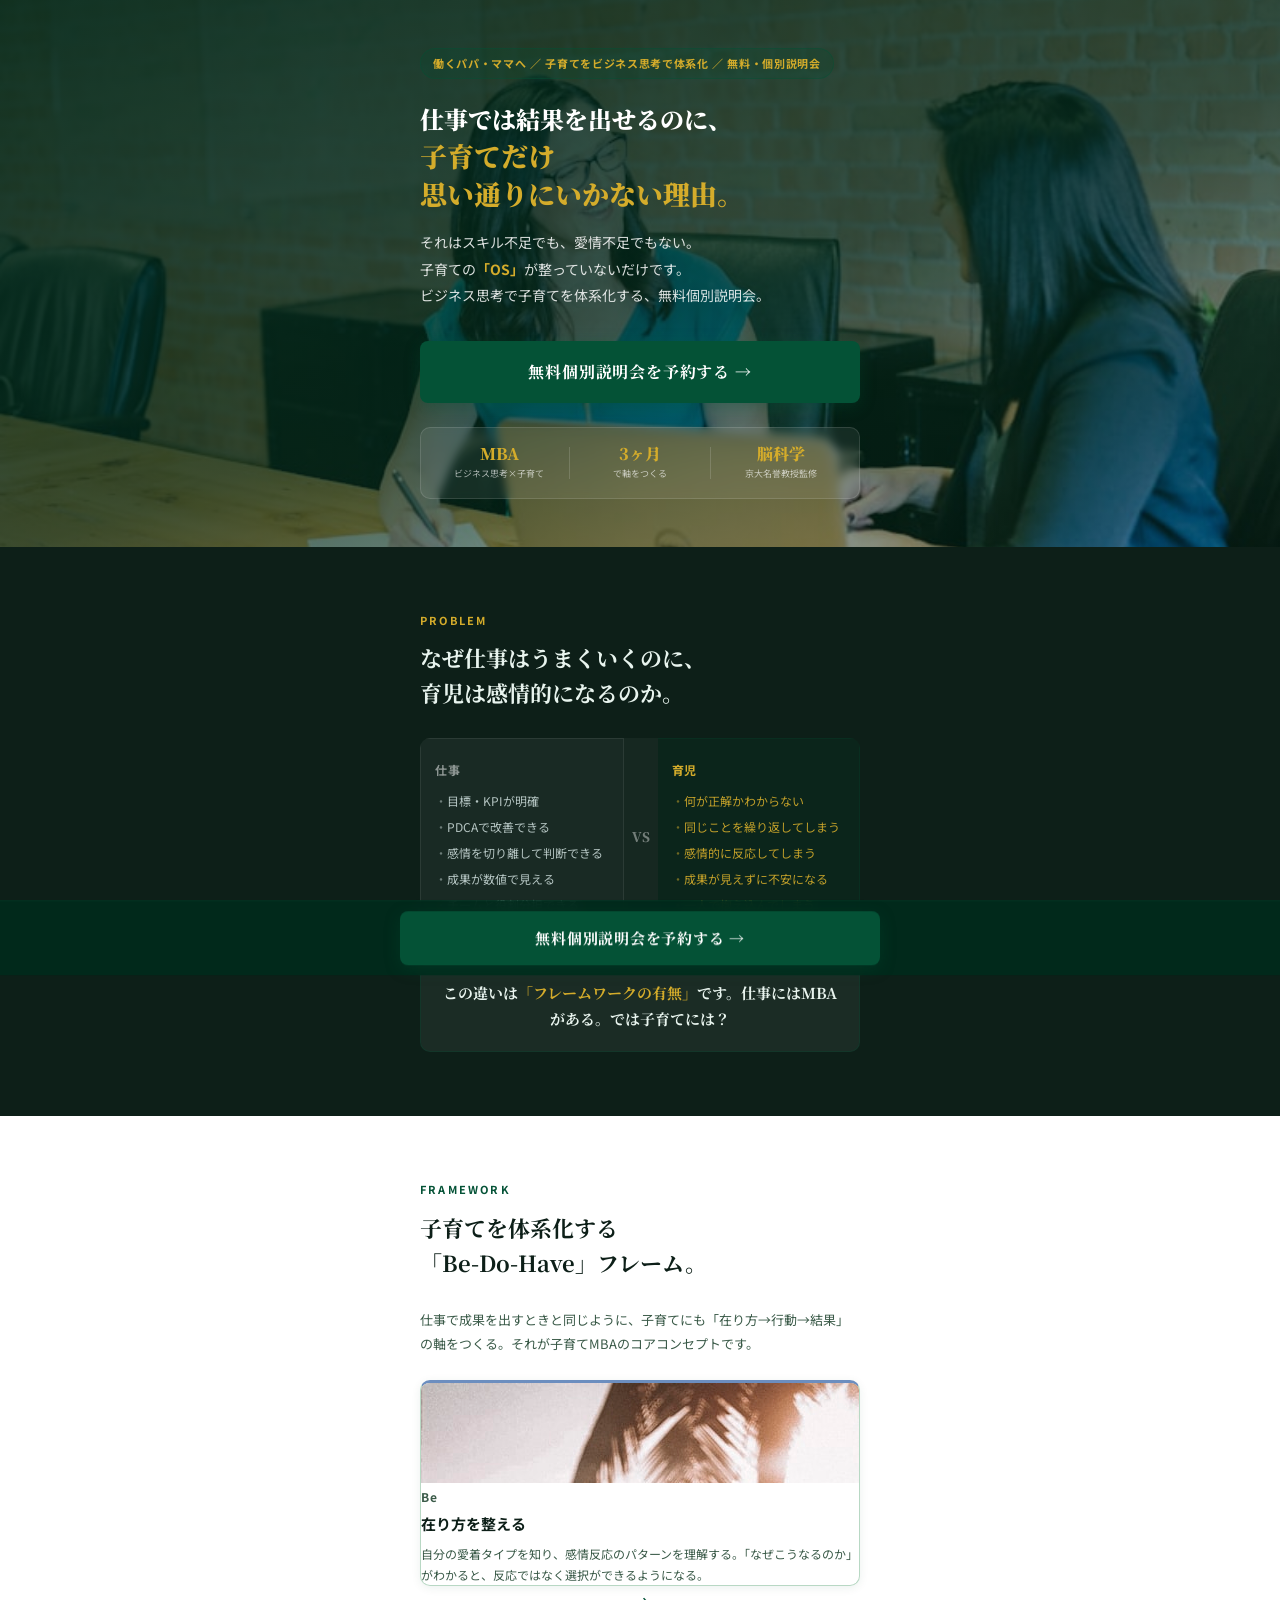
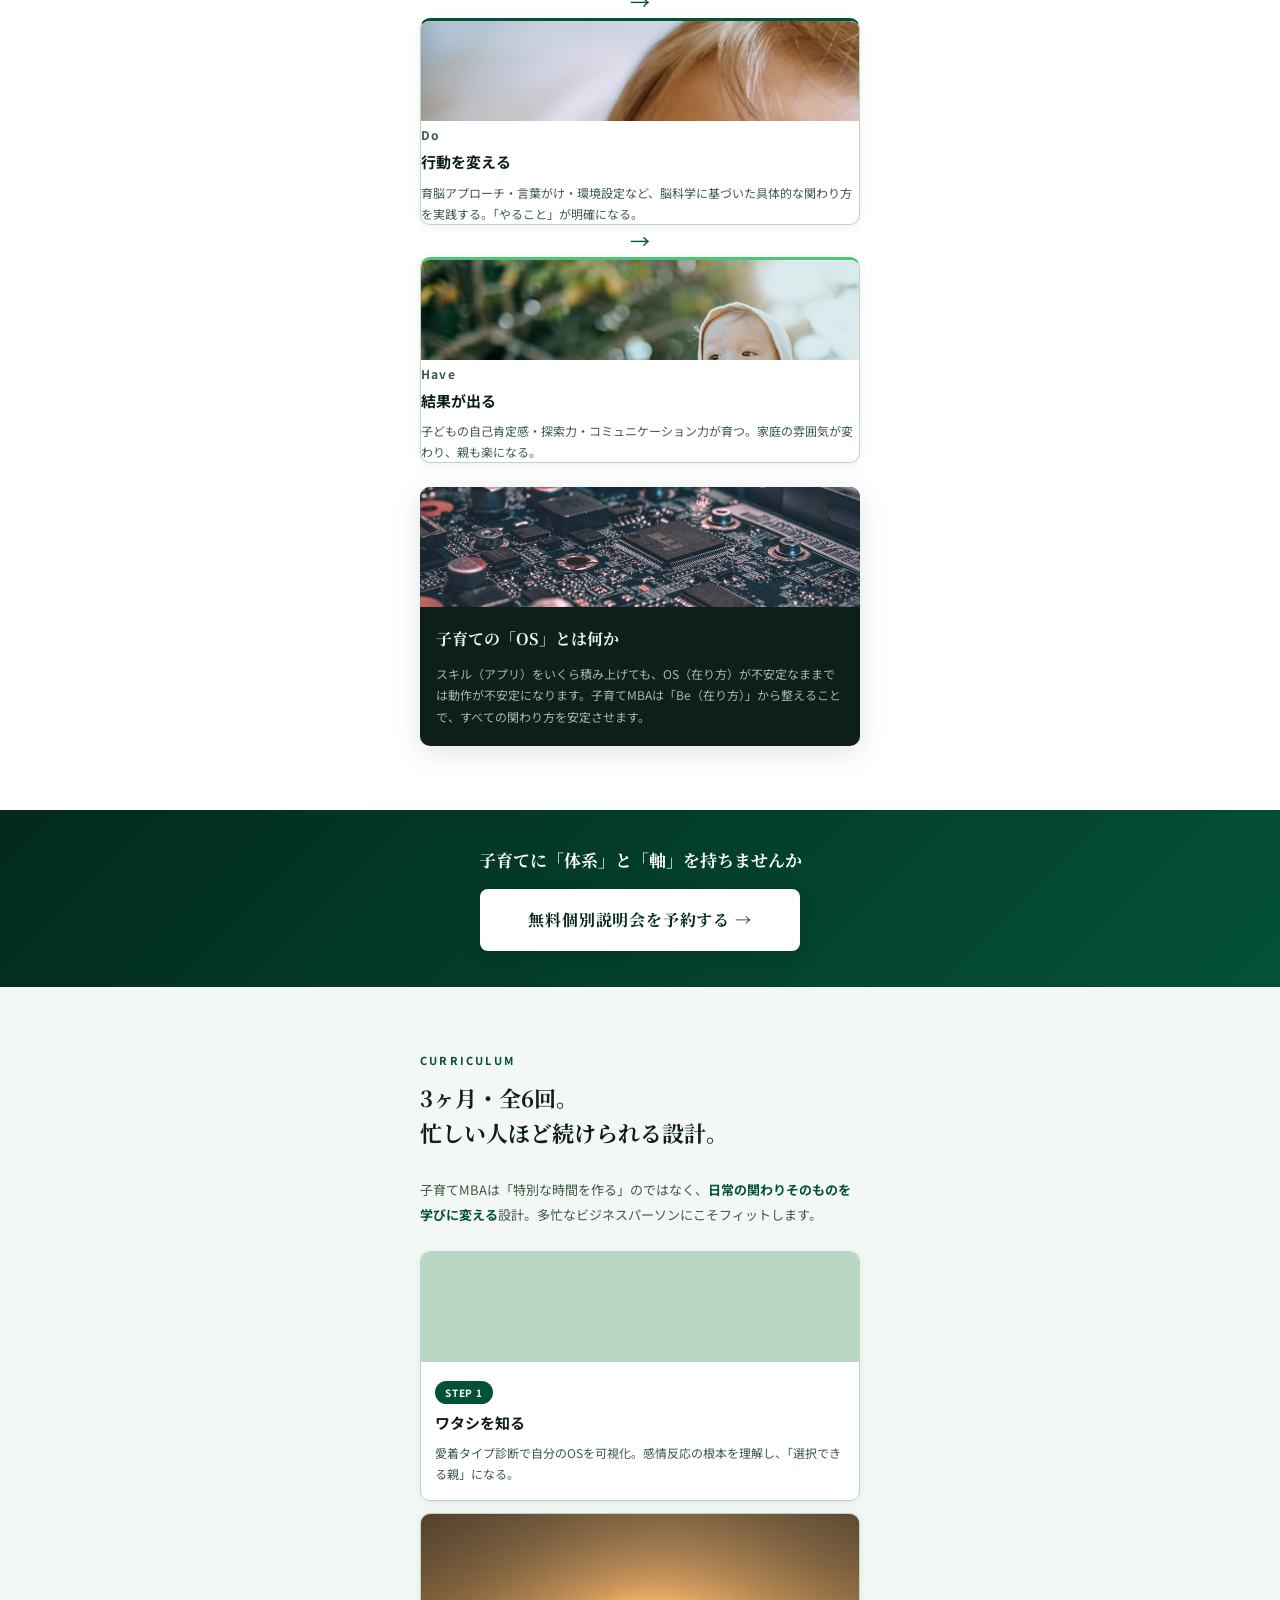
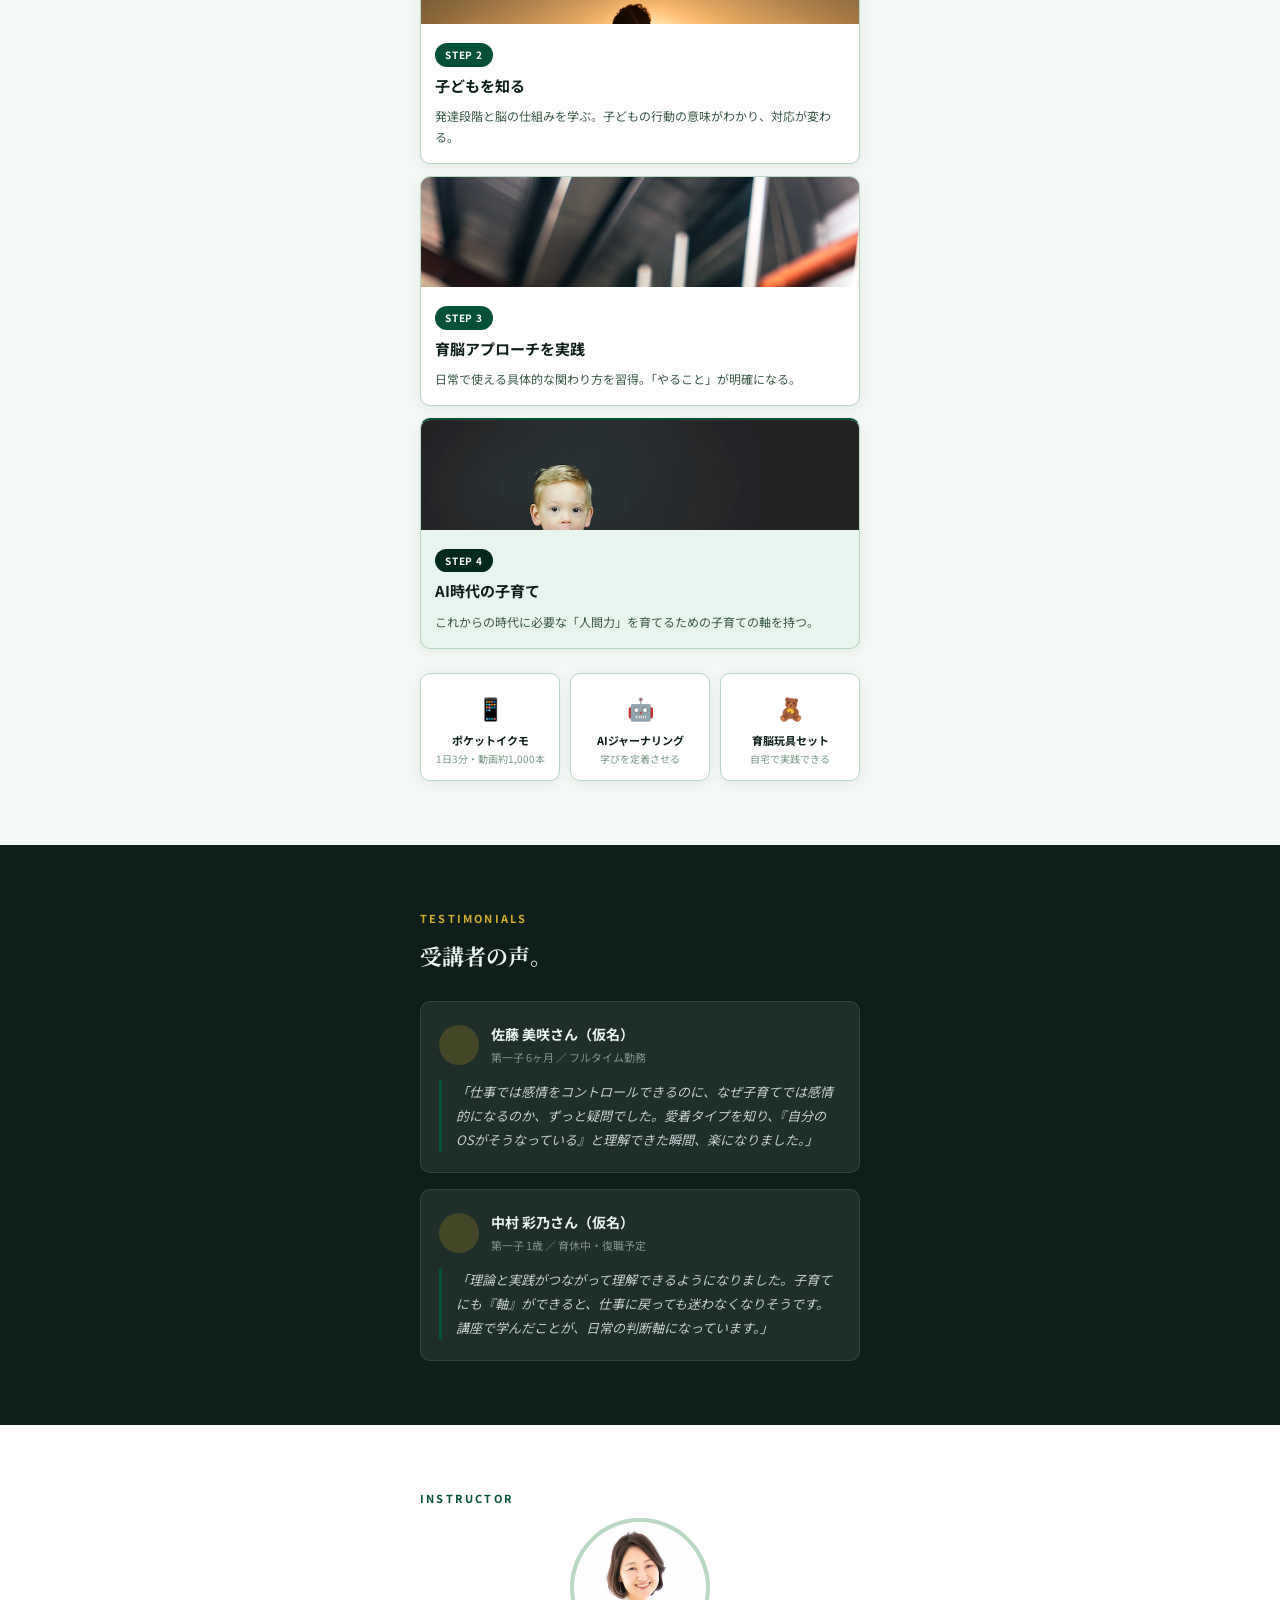
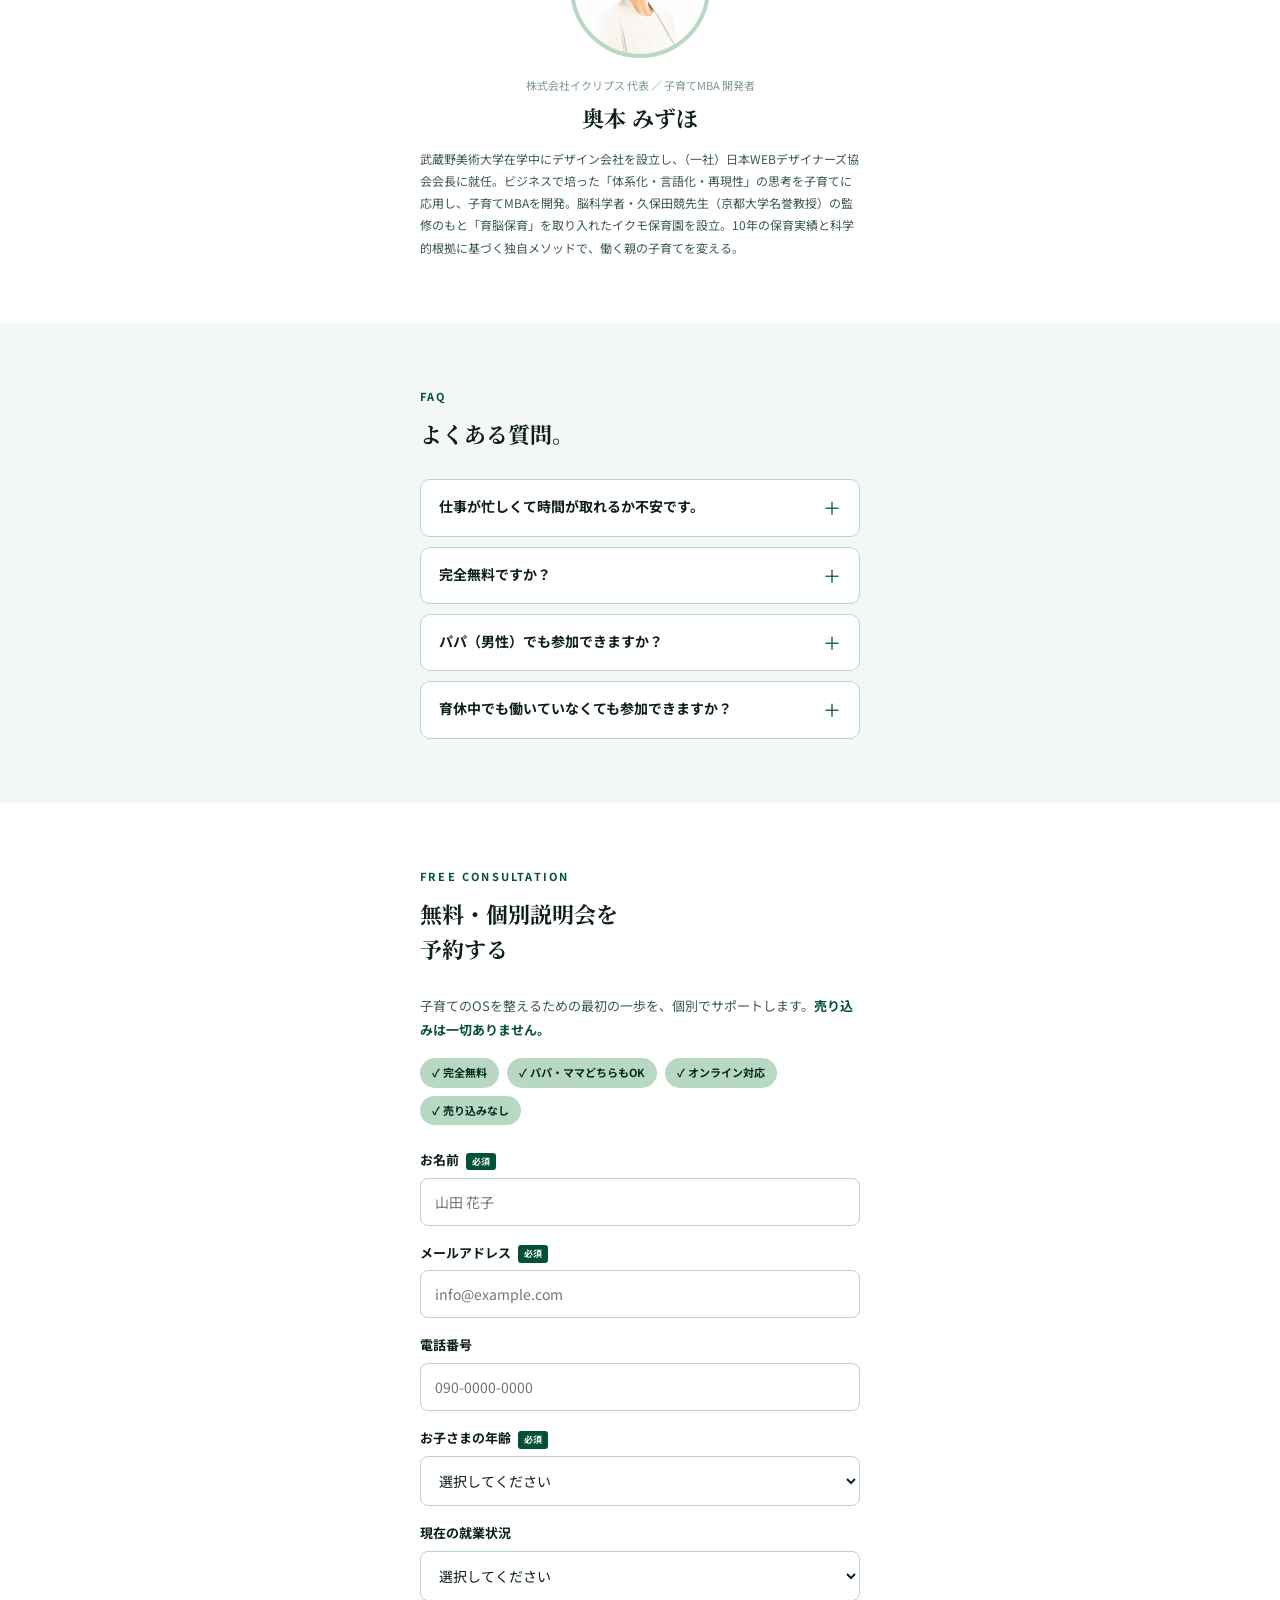
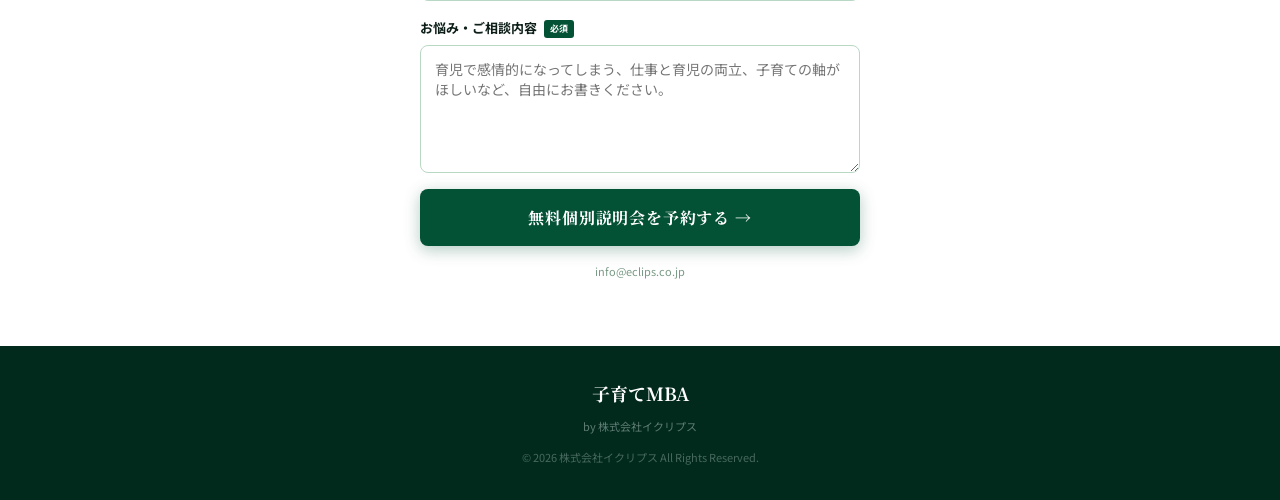
<file: v4/index.html>
<!DOCTYPE html>
<html lang="ja">
<head>
  <meta charset="UTF-8">
  <meta name="viewport" content="width=device-width, initial-scale=1.0">
  <title>仕事はできるのに育児がうまくいかない理由｜子育てMBA 無料個別説明会</title>
  <meta name="description" content="仕事で結果を出せるのに、子育てだけ思い通りにいかない。それはスキル不足ではなく「OS」の問題です。子育てをビジネス思考で体系化。無料個別説明会受付中。">
  <link rel="icon" type="image/svg+xml" href="favicon.svg">
  <link rel="preconnect" href="https://fonts.googleapis.com">
  <link rel="preconnect" href="https://fonts.gstatic.com" crossorigin>
  <link href="https://fonts.googleapis.com/css2?family=Noto+Serif+JP:wght@400;700;900&family=Noto+Sans+JP:wght@400;500;700&display=swap" rel="stylesheet">
  <link rel="stylesheet" href="style.css">
</head>
<body>

  <!-- Hero -->
  <section class="hero">
    <div class="hero-img" style="background-image:url('images/hero-career-mom.jpg')"></div>
    <div class="hero-overlay"></div>
    <div class="hero-body">
      <p class="hero-badge">働くパパ・ママへ ／ 子育てをビジネス思考で体系化 ／ 無料・個別説明会</p>
      <h1 class="hero-title">
        仕事では結果を出せるのに、<br>
        <span class="hero-accent">子育てだけ<br>思い通りにいかない理由。</span>
      </h1>
      <p class="hero-sub">
        それはスキル不足でも、愛情不足でもない。<br>
        子育ての<strong>「OS」</strong>が整っていないだけです。<br>
        ビジネス思考で子育てを体系化する、無料個別説明会。
      </p>
      <a href="#contact" class="btn-cta">無料個別説明会を予約する →</a>
      <div class="hero-stats">
        <div class="hero-stat">
          <span class="hero-stat-num">MBA</span>
          <span class="hero-stat-label">ビジネス思考×子育て</span>
        </div>
        <div class="hero-stat-div"></div>
        <div class="hero-stat">
          <span class="hero-stat-num">3ヶ月</span>
          <span class="hero-stat-label">で軸をつくる</span>
        </div>
        <div class="hero-stat-div"></div>
        <div class="hero-stat">
          <span class="hero-stat-num">脳科学</span>
          <span class="hero-stat-label">京大名誉教授監修</span>
        </div>
      </div>
    </div>
  </section>

  <!-- 問題提起 -->
  <section class="section section-charcoal" id="problem">
    <div class="container">
      <p class="section-eyebrow eyebrow-mint">PROBLEM</p>
      <h2 class="section-title section-title-light">なぜ仕事はうまくいくのに、<br>育児は感情的になるのか。</h2>

      <div class="compare-block">
        <div class="compare-col compare-col-work">
          <p class="compare-label">仕事</p>
          <ul class="compare-list">
            <li>目標・KPIが明確</li>
            <li>PDCAで改善できる</li>
            <li>感情を切り離して判断できる</li>
            <li>成果が数値で見える</li>
            <li>チームと役割分担できる</li>
          </ul>
        </div>
        <div class="compare-vs">VS</div>
        <div class="compare-col compare-col-育児">
          <p class="compare-label">育児</p>
          <ul class="compare-list">
            <li>何が正解かわからない</li>
            <li>同じことを繰り返してしまう</li>
            <li>感情的に反応してしまう</li>
            <li>成果が見えずに不安になる</li>
            <li>一人で抱え込んでしまう</li>
          </ul>
        </div>
      </div>

      <div class="problem-insight">
        <p class="problem-insight-text">この違いは<strong>「フレームワークの有無」</strong>です。仕事にはMBAがある。では子育てには？</p>
      </div>
    </div>
  </section>

  <!-- Be-Do-Have -->
  <section class="section section-white" id="framework">
    <div class="container">
      <p class="section-eyebrow">FRAMEWORK</p>
      <h2 class="section-title">子育てを体系化する<br>「Be-Do-Have」フレーム。</h2>
      <p class="framework-lead">仕事で成果を出すときと同じように、子育てにも「在り方→行動→結果」の軸をつくる。それが子育てMBAのコアコンセプトです。</p>

      <div class="bdh-diagram">
        <div class="bdh-item bdh-be">
          <div class="bdh-img-wrap" style="background-image:url('images/bdh-be.jpg')"></div>
          <p class="bdh-label">Be</p>
          <h3>在り方を整える</h3>
          <p>自分の愛着タイプを知り、感情反応のパターンを理解する。「なぜこうなるのか」がわかると、反応ではなく選択ができるようになる。</p>
        </div>
        <div class="bdh-arrow">→</div>
        <div class="bdh-item bdh-do">
          <div class="bdh-img-wrap" style="background-image:url('images/bdh-do.jpg')"></div>
          <p class="bdh-label">Do</p>
          <h3>行動を変える</h3>
          <p>育脳アプローチ・言葉がけ・環境設定など、脳科学に基づいた具体的な関わり方を実践する。「やること」が明確になる。</p>
        </div>
        <div class="bdh-arrow">→</div>
        <div class="bdh-item bdh-have">
          <div class="bdh-img-wrap" style="background-image:url('images/bdh-have.jpg')"></div>
          <p class="bdh-label">Have</p>
          <h3>結果が出る</h3>
          <p>子どもの自己肯定感・探索力・コミュニケーション力が育つ。家庭の雰囲気が変わり、親も楽になる。</p>
        </div>
      </div>

      <div class="os-box">
        <div class="os-box-img" style="background-image:url('images/os-concept.jpg')"></div>
        <div class="os-box-body">
          <p class="os-box-title">子育ての「OS」とは何か</p>
          <p class="os-box-text">スキル（アプリ）をいくら積み上げても、OS（在り方）が不安定なままでは動作が不安定になります。子育てMBAは「Be（在り方）」から整えることで、すべての関わり方を安定させます。</p>
        </div>
      </div>
    </div>
  </section>

  <!-- 中間CTA -->
  <div class="mid-cta">
    <div class="container">
      <p class="mid-cta-text">子育てに「体系」と「軸」を持ちませんか</p>
      <a href="#contact" class="btn-cta">無料個別説明会を予約する →</a>
    </div>
  </div>

  <!-- プログラム -->
  <section class="section section-light" id="program">
    <div class="container">
      <p class="section-eyebrow">CURRICULUM</p>
      <h2 class="section-title">3ヶ月・全6回。<br>忙しい人ほど続けられる設計。</h2>
      <p class="program-note">子育てMBAは「特別な時間を作る」のではなく、<strong>日常の関わりそのものを学びに変える</strong>設計。多忙なビジネスパーソンにこそフィットします。</p>

      <div class="curriculum-grid">
        <div class="curriculum-item">
          <div class="curriculum-img" style="background-image:url('images/curriculum-step1.jpg')"></div>
          <div class="curriculum-body">
            <span class="curriculum-step">STEP 1</span>
            <h3>ワタシを知る</h3>
            <p>愛着タイプ診断で自分のOSを可視化。感情反応の根本を理解し、「選択できる親」になる。</p>
          </div>
        </div>
        <div class="curriculum-item">
          <div class="curriculum-img" style="background-image:url('images/curriculum-step2.jpg')"></div>
          <div class="curriculum-body">
            <span class="curriculum-step">STEP 2</span>
            <h3>子どもを知る</h3>
            <p>発達段階と脳の仕組みを学ぶ。子どもの行動の意味がわかり、対応が変わる。</p>
          </div>
        </div>
        <div class="curriculum-item">
          <div class="curriculum-img" style="background-image:url('images/curriculum-step3.jpg')"></div>
          <div class="curriculum-body">
            <span class="curriculum-step">STEP 3</span>
            <h3>育脳アプローチを実践</h3>
            <p>日常で使える具体的な関わり方を習得。「やること」が明確になる。</p>
          </div>
        </div>
        <div class="curriculum-item curriculum-item-accent">
          <div class="curriculum-img" style="background-image:url('images/curriculum-step4.jpg')"></div>
          <div class="curriculum-body">
            <span class="curriculum-step curriculum-step-accent">STEP 4</span>
            <h3>AI時代の子育て</h3>
            <p>これからの時代に必要な「人間力」を育てるための子育ての軸を持つ。</p>
          </div>
        </div>
      </div>

      <div class="tools-row">
        <div class="tools-item">
          <p class="tools-icon">📱</p>
          <p class="tools-name">ポケットイクモ<br><small>1日3分・動画約1,000本</small></p>
        </div>
        <div class="tools-item">
          <p class="tools-icon">🤖</p>
          <p class="tools-name">AIジャーナリング<br><small>学びを定着させる</small></p>
        </div>
        <div class="tools-item">
          <p class="tools-icon">🧸</p>
          <p class="tools-name">育脳玩具セット<br><small>自宅で実践できる</small></p>
        </div>
      </div>
    </div>
  </section>

  <!-- 受講者の声 -->
  <section class="section section-charcoal" id="voice">
    <div class="container">
      <p class="section-eyebrow eyebrow-mint">TESTIMONIALS</p>
      <h2 class="section-title section-title-light">受講者の声。</h2>
      <div class="voice-list">
        <div class="voice-card">
          <div class="voice-header">
            <div class="voice-avatar"></div>
            <div>
              <p class="voice-name">佐藤 美咲さん（仮名）</p>
              <p class="voice-meta">第一子 6ヶ月 ／ フルタイム勤務</p>
            </div>
          </div>
          <p class="voice-text">「仕事では感情をコントロールできるのに、なぜ子育てでは感情的になるのか、ずっと疑問でした。愛着タイプを知り、『自分のOSがそうなっている』と理解できた瞬間、楽になりました。」</p>
        </div>
        <div class="voice-card">
          <div class="voice-header">
            <div class="voice-avatar"></div>
            <div>
              <p class="voice-name">中村 彩乃さん（仮名）</p>
              <p class="voice-meta">第一子 1歳 ／ 育休中・復職予定</p>
            </div>
          </div>
          <p class="voice-text">「理論と実践がつながって理解できるようになりました。子育てにも『軸』ができると、仕事に戻っても迷わなくなりそうです。講座で学んだことが、日常の判断軸になっています。」</p>
        </div>
      </div>
    </div>
  </section>

  <!-- 講師 -->
  <section class="section section-white" id="about">
    <div class="container">
      <p class="section-eyebrow">INSTRUCTOR</p>
      <div class="about-wrap">
        <img src="images/okumo.png" alt="奥本みずほ" class="about-photo">
        <div class="about-body">
          <p class="about-label">株式会社イクリプス 代表 ／ 子育てMBA 開発者</p>
          <p class="about-name">奥本 みずほ</p>
          <p class="about-desc">武蔵野美術大学在学中にデザイン会社を設立し、（一社）日本WEBデザイナーズ協会会長に就任。ビジネスで培った「体系化・言語化・再現性」の思考を子育てに応用し、子育てMBAを開発。脳科学者・久保田競先生（京都大学名誉教授）の監修のもと「育脳保育」を取り入れたイクモ保育園を設立。10年の保育実績と科学的根拠に基づく独自メソッドで、働く親の子育てを変える。</p>
        </div>
      </div>
    </div>
  </section>

  <!-- FAQ -->
  <section class="section section-light" id="faq">
    <div class="container">
      <p class="section-eyebrow">FAQ</p>
      <h2 class="section-title">よくある質問。</h2>
      <div class="faq-list">
        <details class="faq-item">
          <summary class="faq-q">仕事が忙しくて時間が取れるか不安です。</summary>
          <p class="faq-a">子育てMBAは「特別な時間を作る」ものではなく、日常の関わりそのものを学びに変える設計です。付属のポケットイクモは1日3分。多忙な方ほどフィットする設計になっています。</p>
        </details>
        <details class="faq-item">
          <summary class="faq-q">完全無料ですか？</summary>
          <p class="faq-a">個別説明会は完全無料です。売り込みも一切ありません。</p>
        </details>
        <details class="faq-item">
          <summary class="faq-q">パパ（男性）でも参加できますか？</summary>
          <p class="faq-a">もちろんです。ビジネス思考で体系化された内容は、特に男性の方に「腑に落ちた」という声が多くあります。</p>
        </details>
        <details class="faq-item">
          <summary class="faq-q">育休中でも働いていなくても参加できますか？</summary>
          <p class="faq-a">はい、就業状況に関わらずどなたでもご参加いただけます。育休中・専業主婦（夫）の方も多く参加されています。</p>
        </details>
      </div>
    </div>
  </section>

  <!-- フォーム -->
  <section class="section section-white" id="contact">
    <div class="container">
      <p class="section-eyebrow">FREE CONSULTATION</p>
      <h2 class="section-title">無料・個別説明会を<br>予約する</h2>
      <p class="contact-lead">子育てのOSを整えるための最初の一歩を、個別でサポートします。<strong>売り込みは一切ありません。</strong></p>
      <div class="contact-badges">
        <span class="badge">✓ 完全無料</span>
        <span class="badge">✓ パパ・ママどちらもOK</span>
        <span class="badge">✓ オンライン対応</span>
        <span class="badge">✓ 売り込みなし</span>
      </div>
      <form class="contact-form" id="contactForm" action="https://formspree.io/f/YOUR_FORM_ID" method="POST">
        <div class="form-group">
          <label for="name">お名前 <span class="required">必須</span></label>
          <input type="text" id="name" name="name" required placeholder="山田 花子">
        </div>
        <div class="form-group">
          <label for="email">メールアドレス <span class="required">必須</span></label>
          <input type="email" id="email" name="email" required placeholder="info@example.com">
        </div>
        <div class="form-group">
          <label for="phone">電話番号</label>
          <input type="tel" id="phone" name="phone" placeholder="090-0000-0000">
        </div>
        <div class="form-group">
          <label for="child-age">お子さまの年齢 <span class="required">必須</span></label>
          <select id="child-age" name="child_age" required>
            <option value="" disabled selected>選択してください</option>
            <option value="pregnant">妊娠中</option>
            <option value="0">0歳</option>
            <option value="1">1歳</option>
            <option value="2">2歳</option>
            <option value="3">3歳</option>
            <option value="4">4歳</option>
            <option value="5">5歳</option>
            <option value="6plus">6歳以上</option>
          </select>
        </div>
        <div class="form-group">
          <label for="work">現在の就業状況</label>
          <select id="work" name="work_status">
            <option value="" disabled selected>選択してください</option>
            <option value="full">フルタイム勤務</option>
            <option value="part">パート・時短勤務</option>
            <option value="maternity">育休中</option>
            <option value="freelance">フリーランス・自営業</option>
            <option value="home">専業主婦（夫）</option>
          </select>
        </div>
        <div class="form-group">
          <label for="message">お悩み・ご相談内容 <span class="required">必須</span></label>
          <textarea id="message" name="message" rows="5" required placeholder="育児で感情的になってしまう、仕事と育児の両立、子育ての軸がほしいなど、自由にお書きください。"></textarea>
        </div>
        <button type="submit" class="btn-cta">無料個別説明会を予約する →</button>
        <p class="form-note">info@eclips.co.jp</p>
      </form>
    </div>
  </section>

  <footer class="footer">
    <div class="container footer-inner">
      <p class="footer-logo">子育てMBA</p>
      <p class="footer-sub">by 株式会社イクリプス</p>
      <p class="footer-copy">© 2026 株式会社イクリプス All Rights Reserved.</p>
    </div>
  </footer>

  <div class="sticky-cta" id="stickyCta">
    <a href="#contact" class="btn-cta">無料個別説明会を予約する →</a>
  </div>

  <script src="script.js"></script>
</body>
</html>
</file>
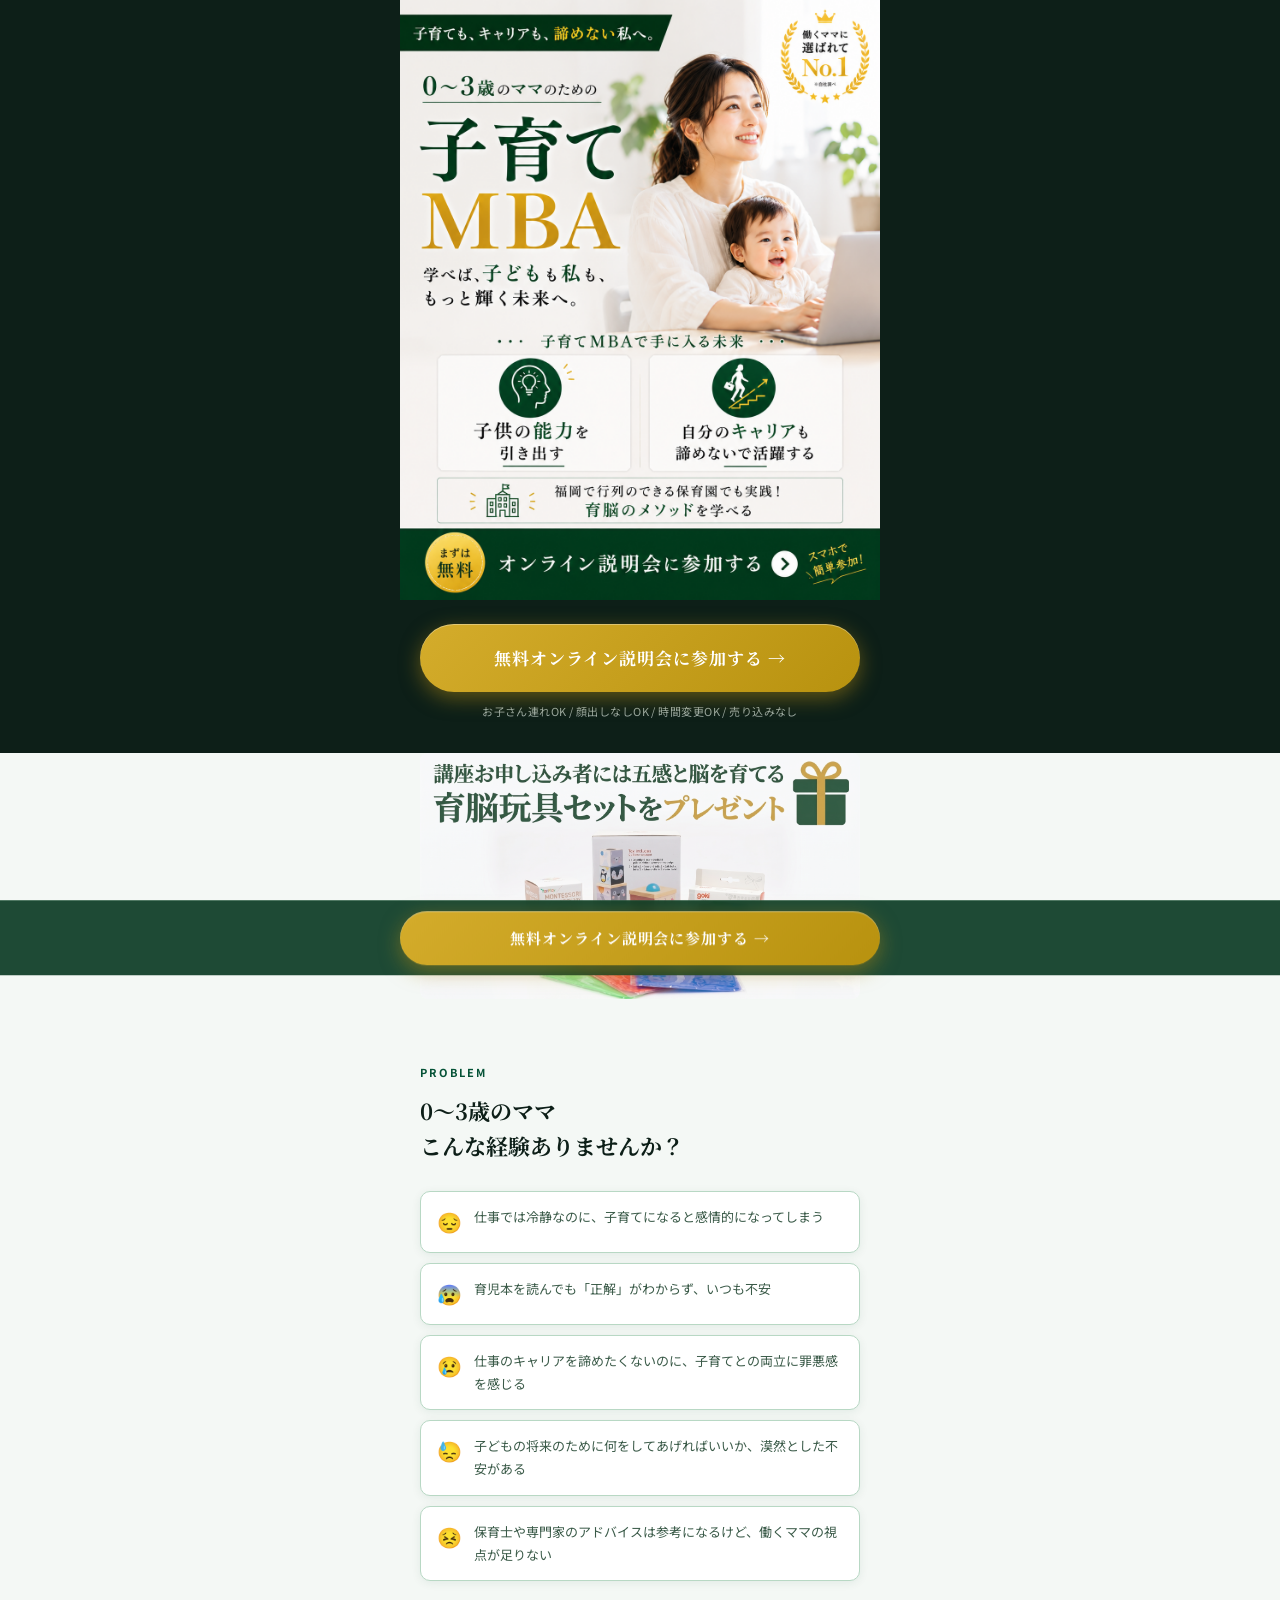
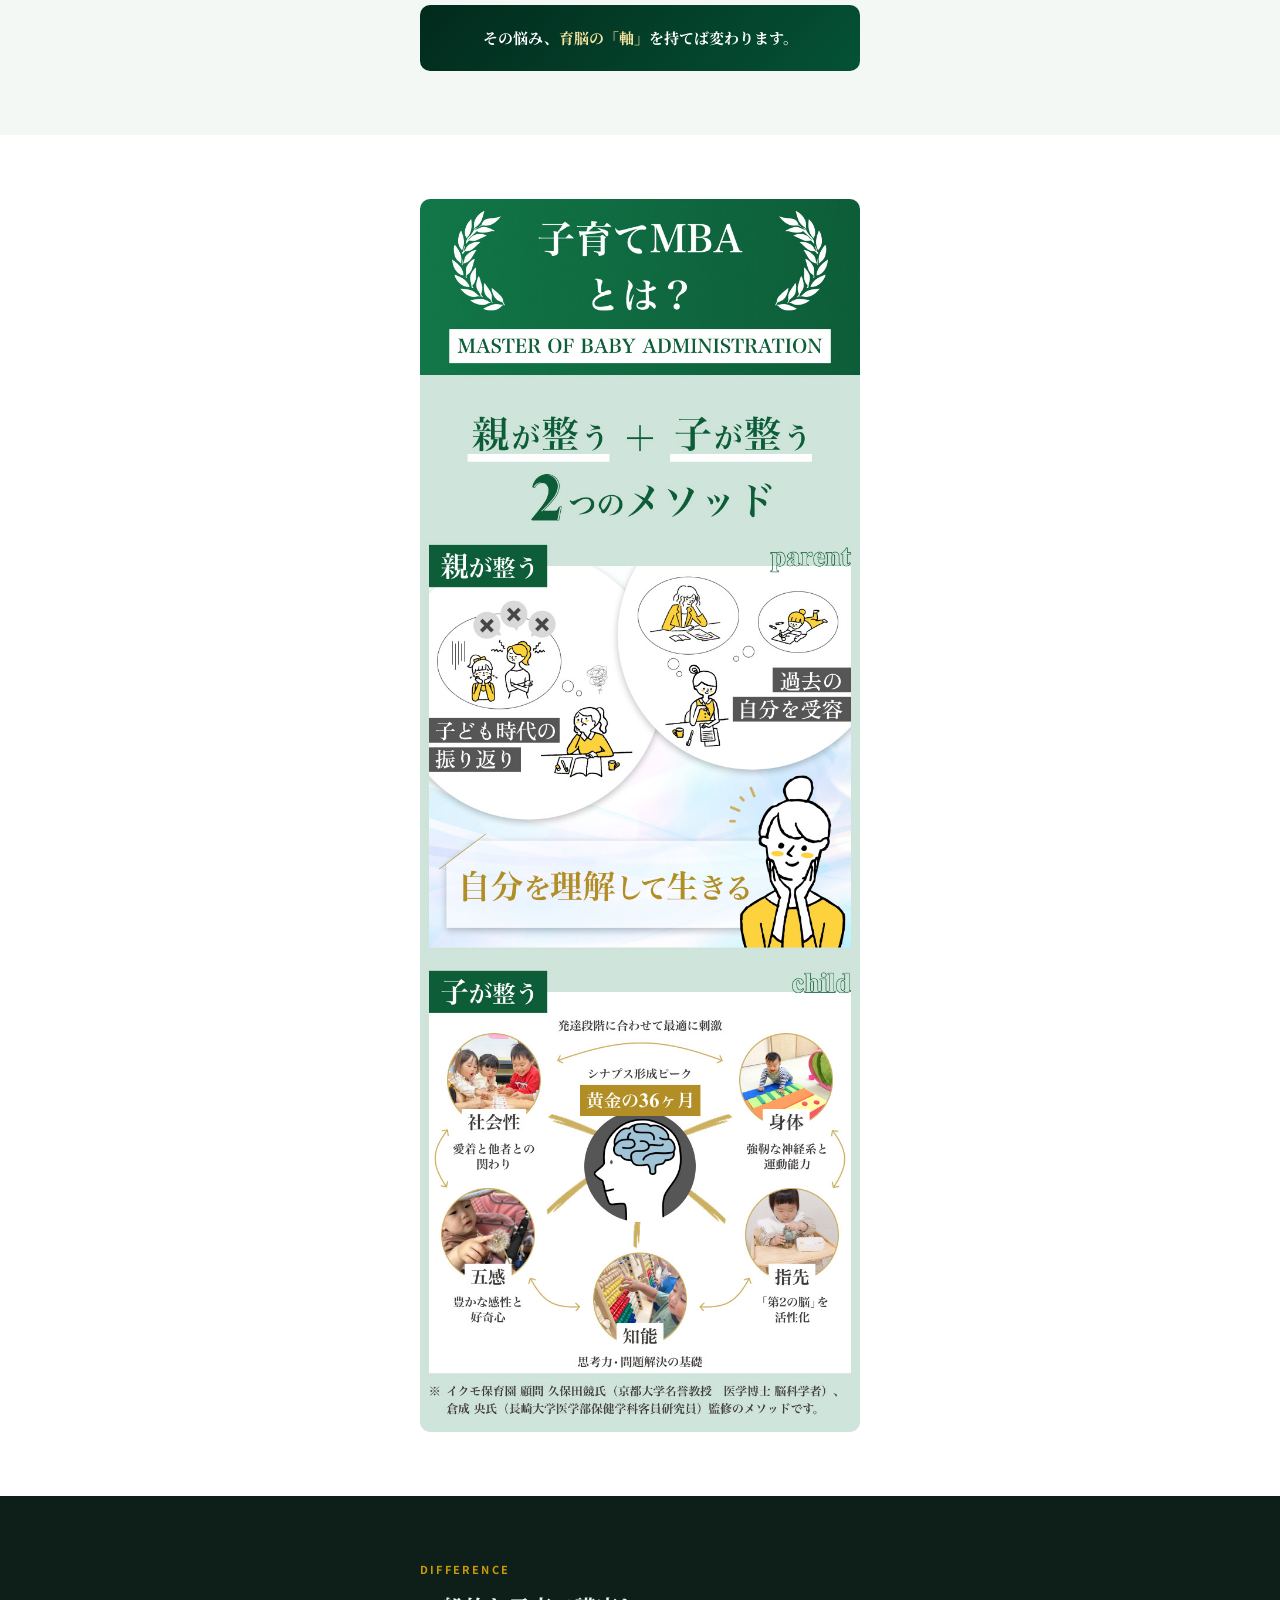
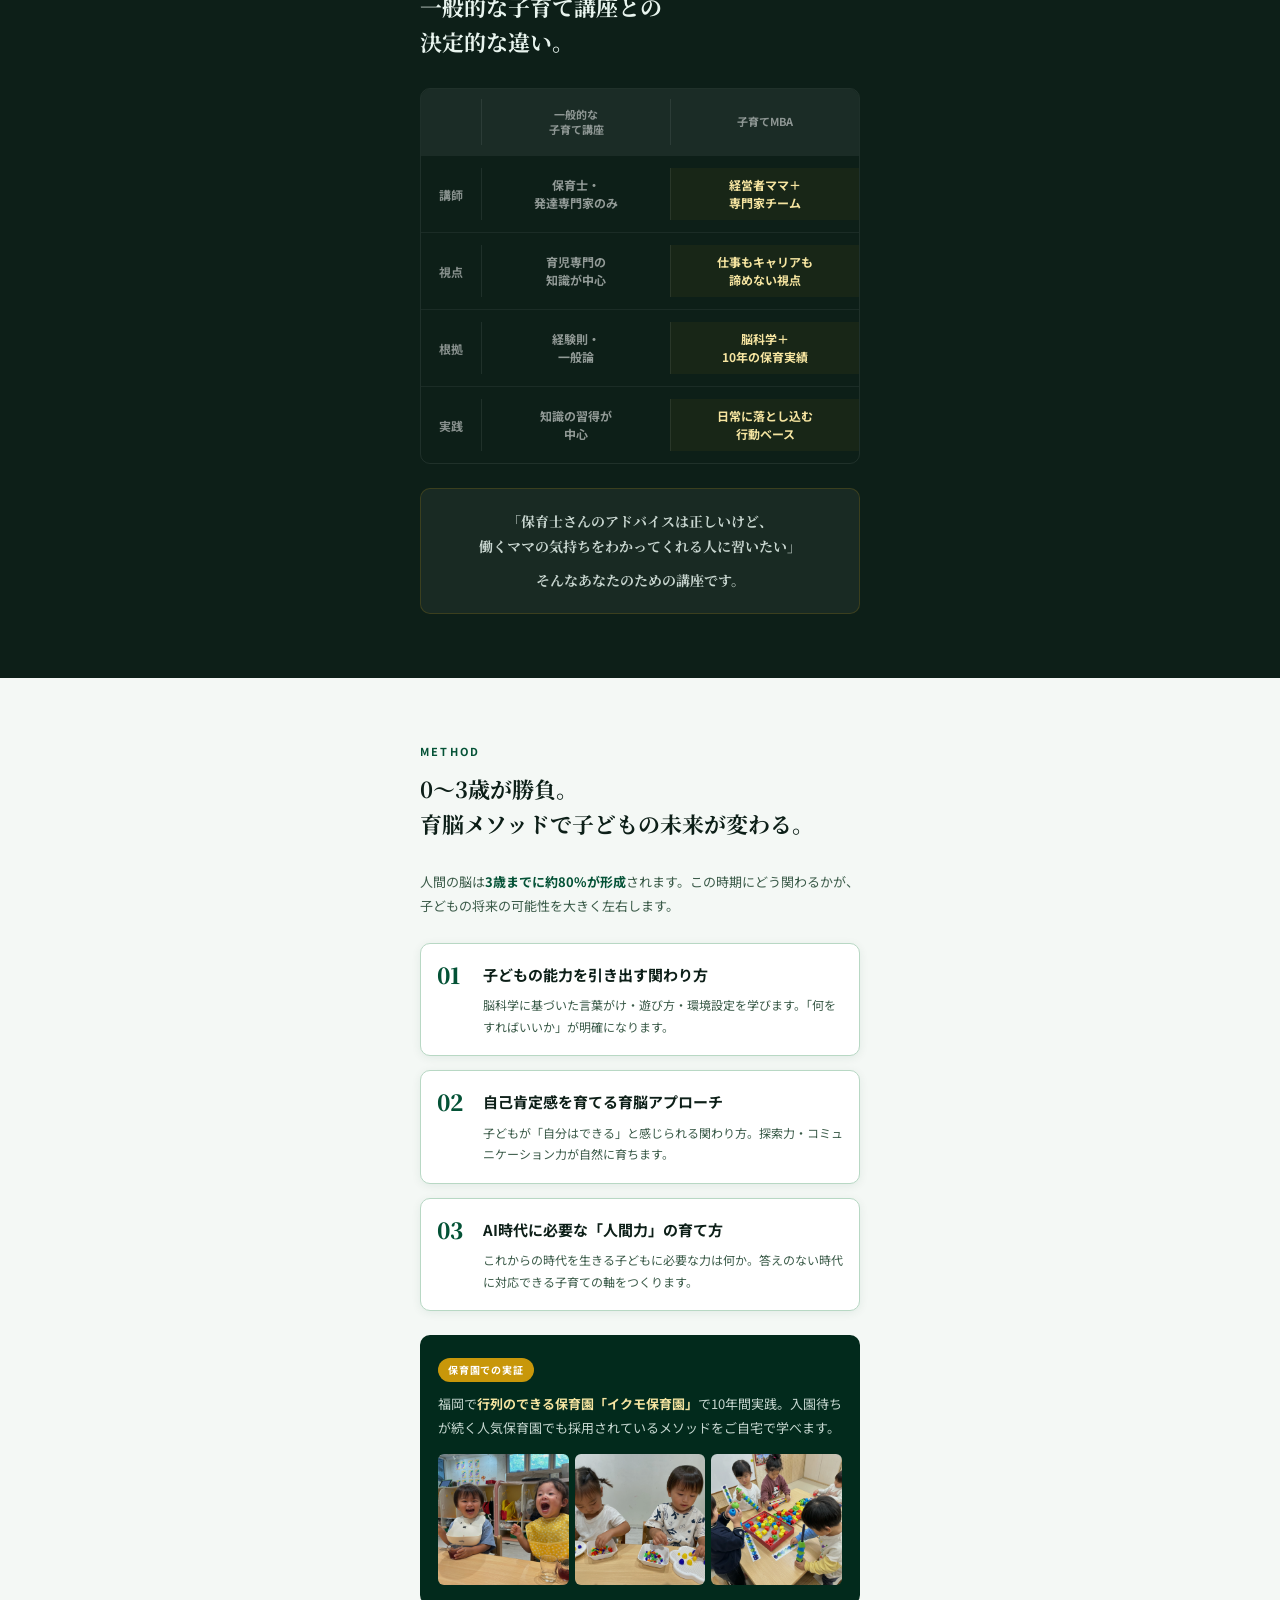
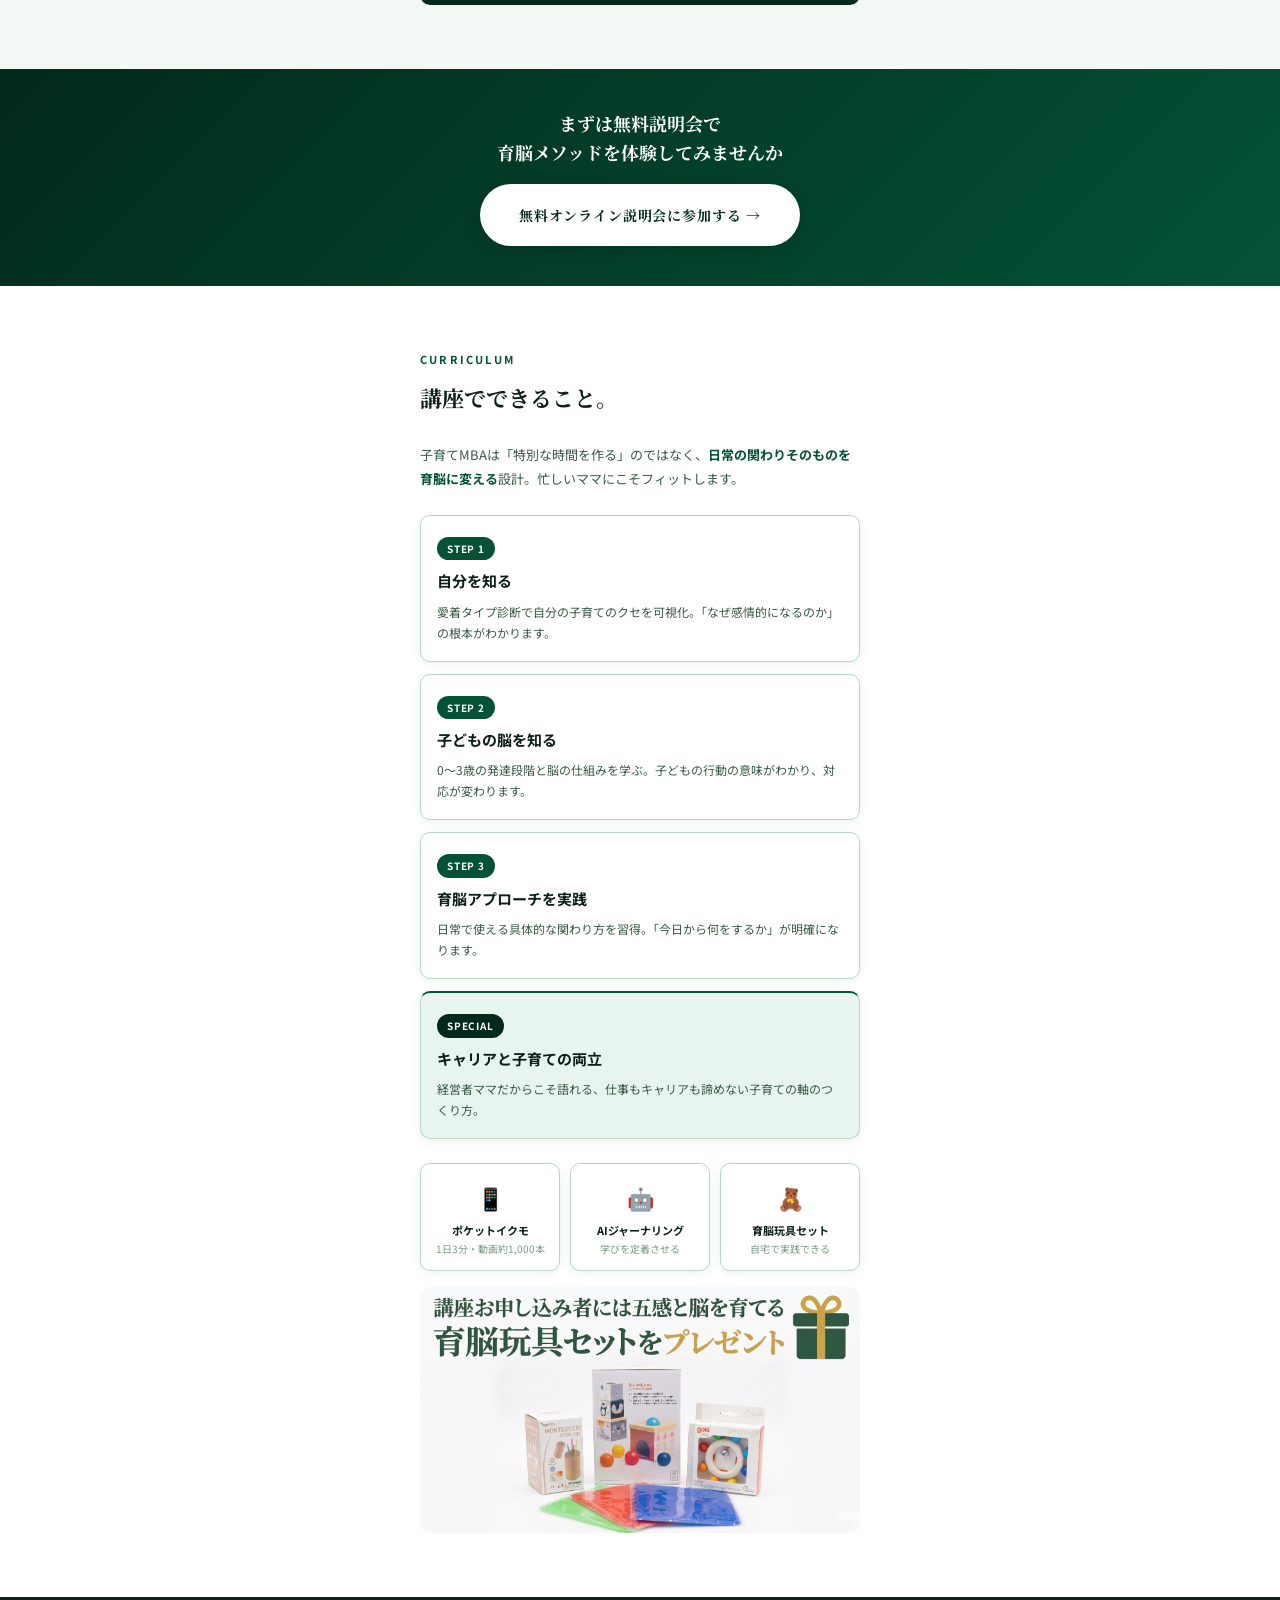
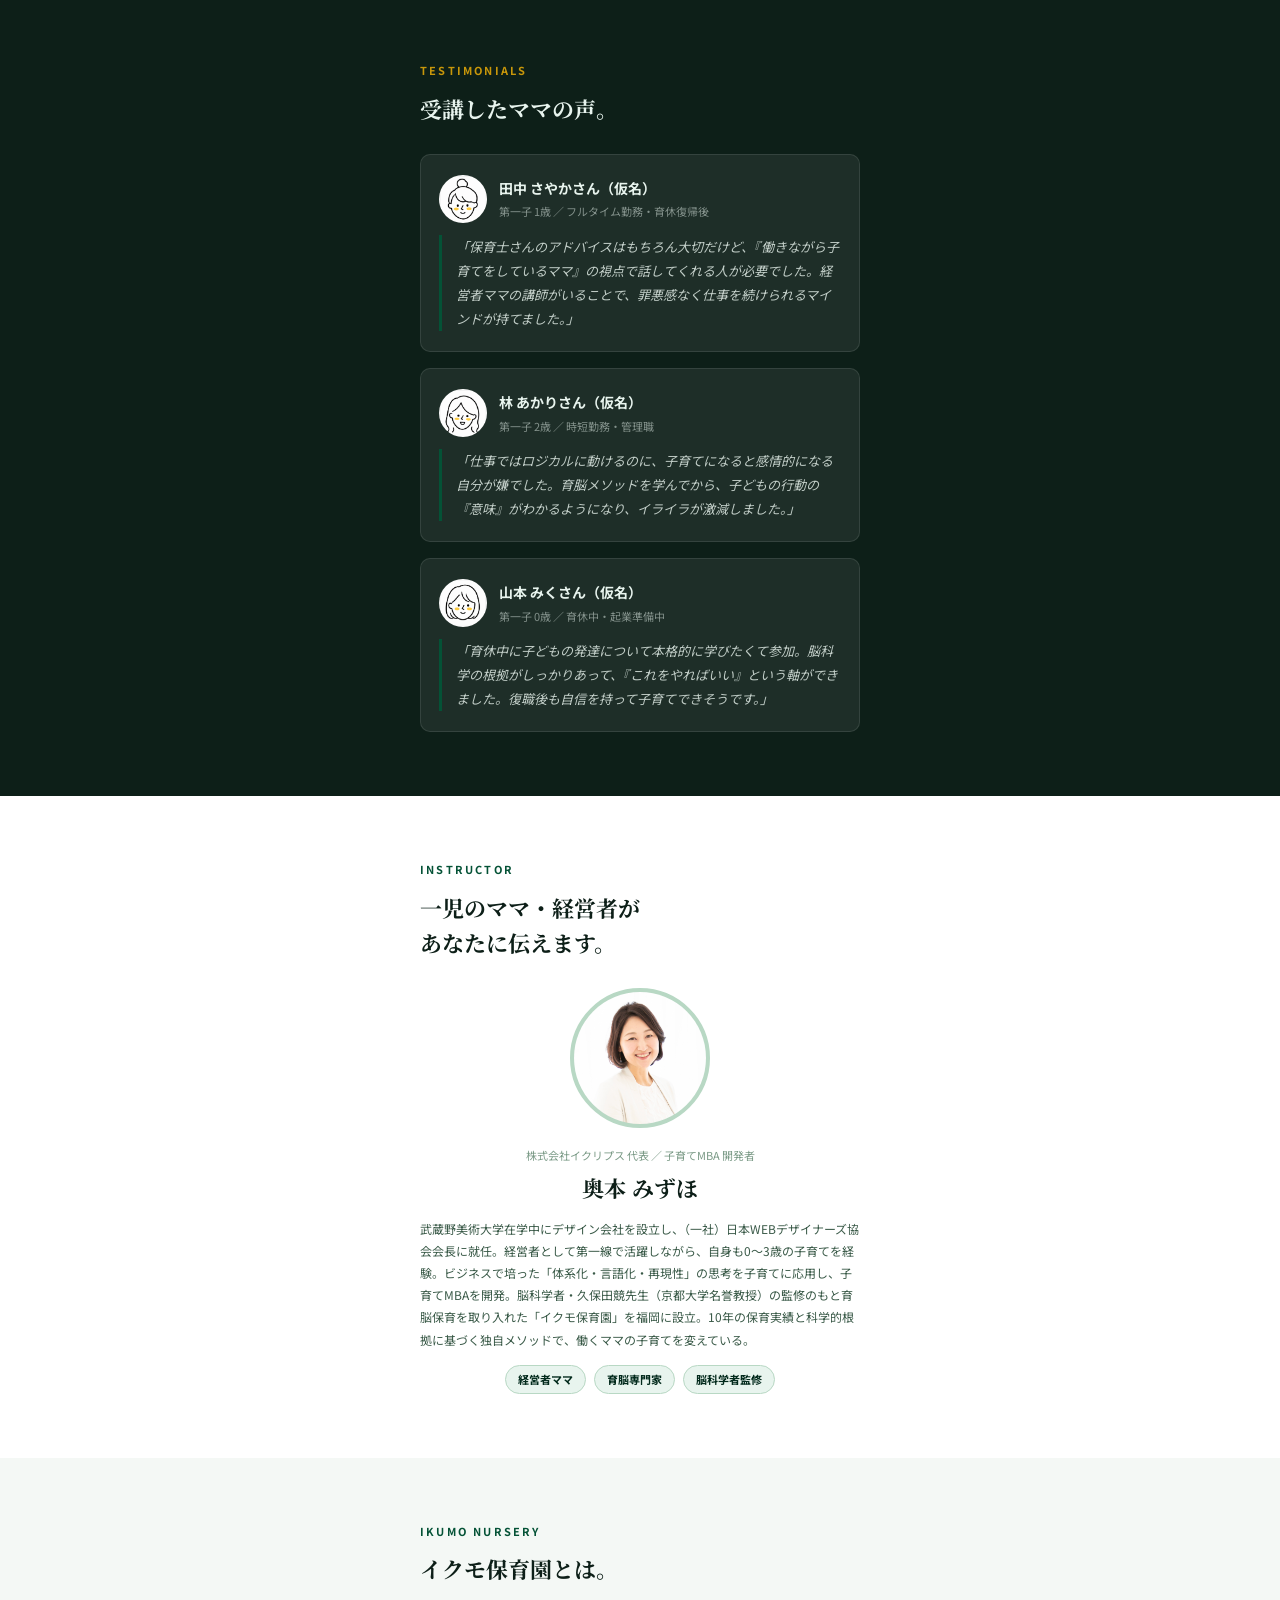
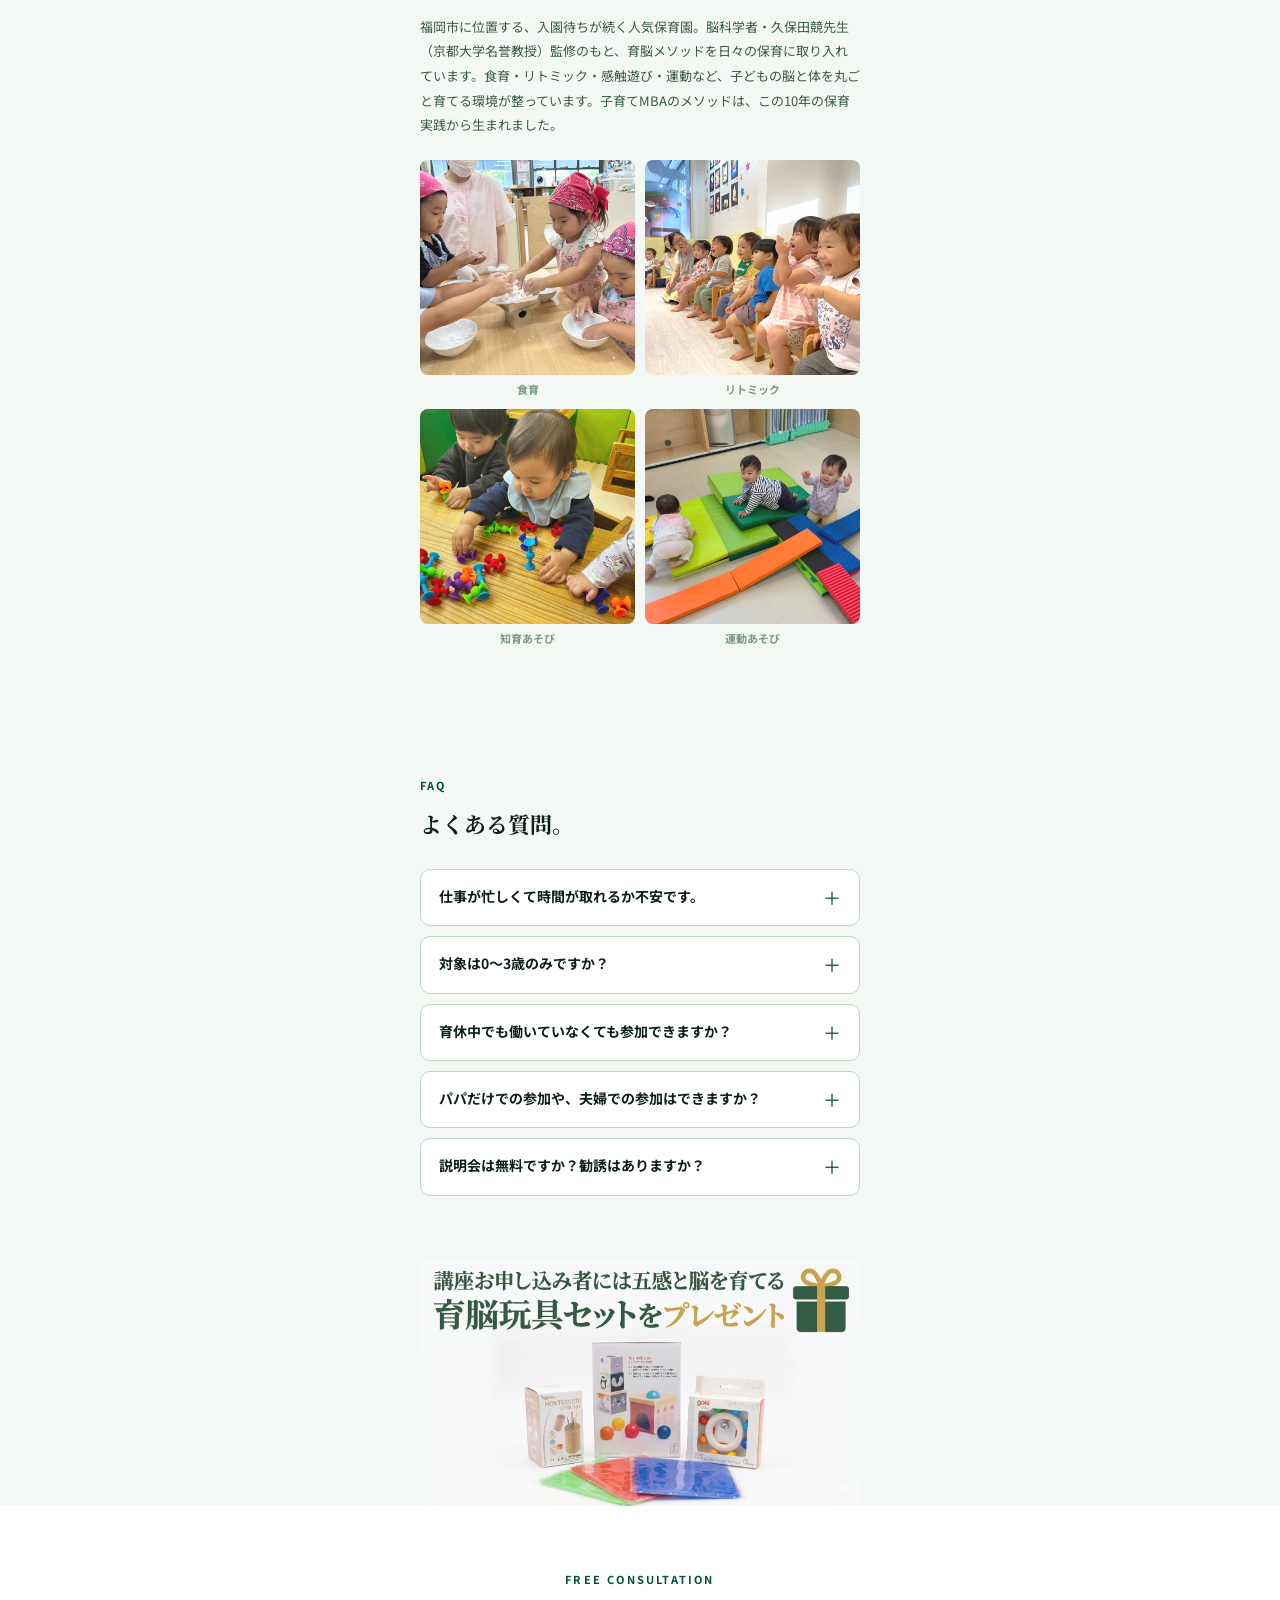
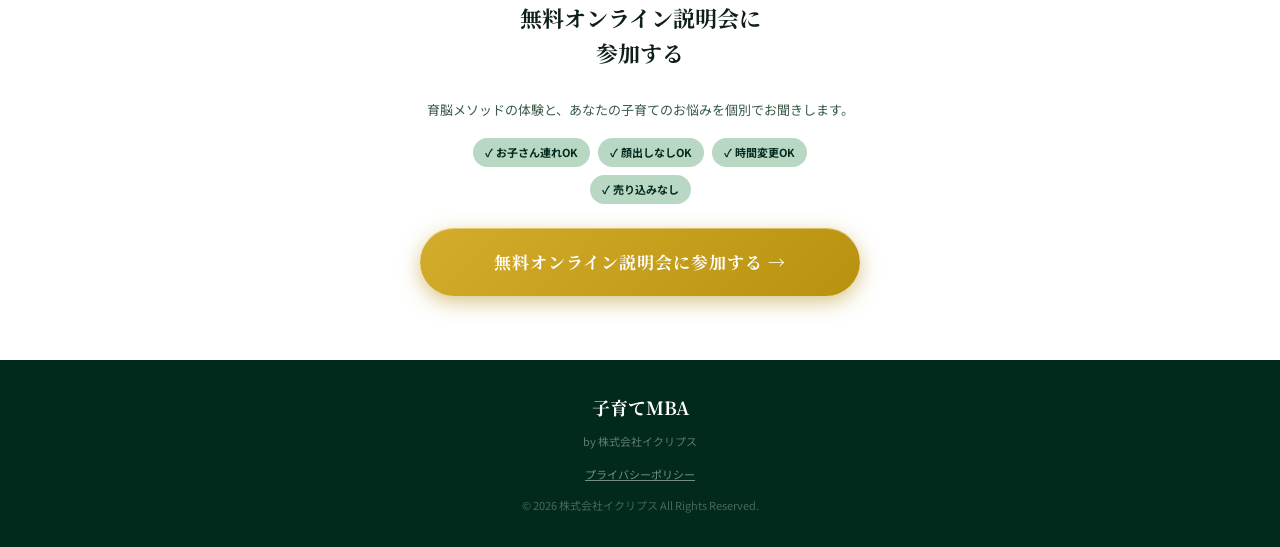
<file: v5/index.html>
<!DOCTYPE html>
<html lang="ja">
<head>
  <meta charset="UTF-8">
  <meta name="viewport" content="width=device-width, initial-scale=1.0">
  <title>子育てMBA｜0〜3歳ママのための育脳講座・無料オンライン説明会</title>
  <meta name="description" content="子育ても、キャリアも、諦めない私へ。福岡で行列のできる保育園でも実践する育脳メソッドを、経営者ママが体系化。0〜3歳のママ向け無料オンライン説明会受付中。">
  <link rel="icon" type="image/svg+xml" href="favicon.svg">
  <link rel="preconnect" href="https://fonts.googleapis.com">
  <link rel="preconnect" href="https://fonts.gstatic.com" crossorigin>
  <link href="https://fonts.googleapis.com/css2?family=Noto+Serif+JP:wght@400;700;900&family=Noto+Sans+JP:wght@400;500;700&display=swap" rel="stylesheet">
  <link rel="stylesheet" href="style.css">
  <!-- Meta Pixel Code -->
  <script>
  !function(f,b,e,v,n,t,s)
  {if(f.fbq)return;n=f.fbq=function(){n.callMethod?
  n.callMethod.apply(n,arguments):n.queue.push(arguments)};
  if(!f._fbq)f._fbq=n;n.push=n;n.loaded=!0;n.version='2.0';
  n.queue=[];t=b.createElement(e);t.async=!0;
  t.src=v;s=b.getElementsByTagName(e)[0];
  s.parentNode.insertBefore(t,s)}(window, document,'script',
  'https://connect.facebook.net/en_US/fbevents.js');
  fbq('init', '1213838167406793');
  fbq('track', 'PageView');
  </script>
  <noscript><img height="1" width="1" style="display:none"
  src="https://www.facebook.com/tr?id=1213838167406793&ev=PageView&noscript=1"
  /></noscript>
  <!-- End Meta Pixel Code -->
</head>
<body>

  <!-- ファーストビュー -->
  <section class="hero">
    <img src="images/hero-firstview.png" alt="子育てMBA ファーストビュー" class="hero-image">
    <div class="hero-cta-wrap">
      <a href="https://sub.kosodate-mba.com/event/70TPlemD8r0L/register" target="_blank" rel="noopener" class="btn-cta">無料オンライン説明会に参加する →</a>
      <p class="hero-cta-note">お子さん連れOK / 顔出しなしOK / 時間変更OK / 売り込みなし</p>
    </div>
  </section>

  <!-- イベントバナー①  -->
  <div class="container">
    <a href="https://sub.kosodate-mba.com/event/70TPlemD8r0L/register" target="_blank" rel="noopener">
      <img src="images/event-banner.png" alt="子育てMBA開講 耳だけ参加WELCOME 先着特典あり" class="event-banner">
    </a>
  </div>

  <!-- 共感セクション -->
  <section class="section section-light" id="problem">
    <div class="container">
      <p class="section-eyebrow">PROBLEM</p>
      <h2 class="section-title">0〜3歳のママ<br>こんな経験ありませんか？</h2>
      <div class="empathy-list">
        <div class="empathy-item">
          <span class="empathy-icon">😔</span>
          <p>仕事では冷静なのに、子育てになると感情的になってしまう</p>
        </div>
        <div class="empathy-item">
          <span class="empathy-icon">😰</span>
          <p>育児本を読んでも「正解」がわからず、いつも不安</p>
        </div>
        <div class="empathy-item">
          <span class="empathy-icon">😢</span>
          <p>仕事のキャリアを諦めたくないのに、子育てとの両立に罪悪感を感じる</p>
        </div>
        <div class="empathy-item">
          <span class="empathy-icon">😓</span>
          <p>子どもの将来のために何をしてあげればいいか、漠然とした不安がある</p>
        </div>
        <div class="empathy-item">
          <span class="empathy-icon">😣</span>
          <p>保育士や専門家のアドバイスは参考になるけど、働くママの視点が足りない</p>
        </div>
      </div>
      <div class="problem-insight">
        <p class="problem-insight-text">その悩み、<strong>育脳の「軸」</strong>を持てば変わります。</p>
      </div>
    </div>
  </section>

  <!-- 2つのメソッド -->
  <section class="section section-white" id="two-methods">
    <div class="container">
      <img src="images/two-methods.jpg" alt="子育てMBAとは？ 親が整う＋子が整う 2つのメソッド" class="two-methods-img">
    </div>
  </section>

  <!-- 他講座との違い -->
  <section class="section section-charcoal" id="difference">
    <div class="container">
      <p class="section-eyebrow eyebrow-gold">DIFFERENCE</p>
      <h2 class="section-title section-title-light">一般的な子育て講座との<br>決定的な違い。</h2>

      <div class="diff-table">
        <div class="diff-header">
          <div class="diff-col-label"></div>
          <div class="diff-col-other">一般的な<br>子育て講座</div>
          <div class="diff-col-mba">子育てMBA</div>
        </div>
        <div class="diff-row">
          <div class="diff-col-label">講師</div>
          <div class="diff-col-other">保育士・<br>発達専門家のみ</div>
          <div class="diff-col-mba accent">経営者ママ＋<br>専門家チーム</div>
        </div>
        <div class="diff-row">
          <div class="diff-col-label">視点</div>
          <div class="diff-col-other">育児専門の<br>知識が中心</div>
          <div class="diff-col-mba accent">仕事もキャリアも<br>諦めない視点</div>
        </div>
        <div class="diff-row">
          <div class="diff-col-label">根拠</div>
          <div class="diff-col-other">経験則・<br>一般論</div>
          <div class="diff-col-mba accent">脳科学＋<br>10年の保育実績</div>
        </div>
        <div class="diff-row">
          <div class="diff-col-label">実践</div>
          <div class="diff-col-other">知識の習得が<br>中心</div>
          <div class="diff-col-mba accent">日常に落とし込む<br>行動ベース</div>
        </div>
      </div>

      <div class="diff-message">
        <p>「保育士さんのアドバイスは正しいけど、<br>働くママの気持ちをわかってくれる人に習いたい」</p>
        <p class="diff-message-sub">そんなあなたのための講座です。</p>
      </div>
    </div>
  </section>

  <!-- 育脳メソッド -->
  <section class="section section-light" id="method">
    <div class="container">
      <p class="section-eyebrow">METHOD</p>
      <h2 class="section-title">0〜3歳が勝負。<br>育脳メソッドで子どもの未来が変わる。</h2>
      <p class="method-lead">人間の脳は<strong>3歳までに約80%が形成</strong>されます。この時期にどう関わるかが、子どもの将来の可能性を大きく左右します。</p>

      <div class="method-steps">
        <div class="method-step">
          <div class="method-step-num">01</div>
          <div class="method-step-body">
            <h3>子どもの能力を引き出す関わり方</h3>
            <p>脳科学に基づいた言葉がけ・遊び方・環境設定を学びます。「何をすればいいか」が明確になります。</p>
          </div>
        </div>
        <div class="method-step">
          <div class="method-step-num">02</div>
          <div class="method-step-body">
            <h3>自己肯定感を育てる育脳アプローチ</h3>
            <p>子どもが「自分はできる」と感じられる関わり方。探索力・コミュニケーション力が自然に育ちます。</p>
          </div>
        </div>
        <div class="method-step">
          <div class="method-step-num">03</div>
          <div class="method-step-body">
            <h3>AI時代に必要な「人間力」の育て方</h3>
            <p>これからの時代を生きる子どもに必要な力は何か。答えのない時代に対応できる子育ての軸をつくります。</p>
          </div>
        </div>
      </div>

      <div class="proof-box">
        <p class="proof-box-label">保育園での実証</p>
        <p class="proof-box-text">福岡で<strong>行列のできる保育園「イクモ保育園」</strong>で10年間実践。入園待ちが続く人気保育園でも採用されているメソッドをご自宅で学べます。</p>
        <div class="proof-photos">
          <img src="images/proof-01.jpg" alt="イクモ保育園の様子" class="proof-photo">
          <img src="images/proof-02.jpg" alt="ペグ差し遊び" class="proof-photo">
          <img src="images/proof-03.jpg" alt="ブロック通し遊び" class="proof-photo">
        </div>
      </div>
    </div>
  </section>

  <!-- 中間CTA -->
  <div class="mid-cta">
    <div class="container">
      <p class="mid-cta-text">まずは無料説明会で<br>育脳メソッドを体験してみませんか</p>
      <a href="https://sub.kosodate-mba.com/event/70TPlemD8r0L/register" target="_blank" rel="noopener" class="btn-cta btn-cta-white">無料オンライン説明会に参加する →</a>
    </div>
  </div>

  <!-- プログラム内容 -->
  <section class="section section-white" id="program">
    <div class="container">
      <p class="section-eyebrow">CURRICULUM</p>
      <h2 class="section-title">講座でできること。</h2>
      <p class="program-note">子育てMBAは「特別な時間を作る」のではなく、<strong>日常の関わりそのものを育脳に変える</strong>設計。忙しいママにこそフィットします。</p>

      <div class="curriculum-grid">
        <div class="curriculum-item">
          <div class="curriculum-body">
            <span class="curriculum-step">STEP 1</span>
            <h3>自分を知る</h3>
            <p>愛着タイプ診断で自分の子育てのクセを可視化。「なぜ感情的になるのか」の根本がわかります。</p>
          </div>
        </div>
        <div class="curriculum-item">
          <div class="curriculum-body">
            <span class="curriculum-step">STEP 2</span>
            <h3>子どもの脳を知る</h3>
            <p>0〜3歳の発達段階と脳の仕組みを学ぶ。子どもの行動の意味がわかり、対応が変わります。</p>
          </div>
        </div>
        <div class="curriculum-item">
          <div class="curriculum-body">
            <span class="curriculum-step">STEP 3</span>
            <h3>育脳アプローチを実践</h3>
            <p>日常で使える具体的な関わり方を習得。「今日から何をするか」が明確になります。</p>
          </div>
        </div>
        <div class="curriculum-item curriculum-item-accent">
          <div class="curriculum-body">
            <span class="curriculum-step curriculum-step-accent">SPECIAL</span>
            <h3>キャリアと子育ての両立</h3>
            <p>経営者ママだからこそ語れる、仕事もキャリアも諦めない子育ての軸のつくり方。</p>
          </div>
        </div>
      </div>

      <div class="tools-row">
        <div class="tools-item">
          <p class="tools-icon">📱</p>
          <p class="tools-name">ポケットイクモ<br><small>1日3分・動画約1,000本</small></p>
        </div>
        <div class="tools-item">
          <p class="tools-icon">🤖</p>
          <p class="tools-name">AIジャーナリング<br><small>学びを定着させる</small></p>
        </div>
        <div class="tools-item">
          <p class="tools-icon">🧸</p>
          <p class="tools-name">育脳玩具セット<br><small>自宅で実践できる</small></p>
        </div>
      </div>
      <img src="images/present-banner.png" alt="講座お申し込み者に育脳玩具セットをプレゼント" class="present-banner">
    </div>
  </section>

  <!-- 受講者の声 -->
  <section class="section section-charcoal" id="voice">
    <div class="container">
      <p class="section-eyebrow eyebrow-gold">TESTIMONIALS</p>
      <h2 class="section-title section-title-light">受講したママの声。</h2>
      <div class="voice-list">
        <div class="voice-card">
          <div class="voice-header">
            <div class="voice-avatar voice-avatar-1"></div>
            <div>
              <p class="voice-name">田中 さやかさん（仮名）</p>
              <p class="voice-meta">第一子 1歳 ／ フルタイム勤務・育休復帰後</p>
            </div>
          </div>
          <p class="voice-text">「保育士さんのアドバイスはもちろん大切だけど、『働きながら子育てをしているママ』の視点で話してくれる人が必要でした。経営者ママの講師がいることで、罪悪感なく仕事を続けられるマインドが持てました。」</p>
        </div>
        <div class="voice-card">
          <div class="voice-header">
            <div class="voice-avatar voice-avatar-2"></div>
            <div>
              <p class="voice-name">林 あかりさん（仮名）</p>
              <p class="voice-meta">第一子 2歳 ／ 時短勤務・管理職</p>
            </div>
          </div>
          <p class="voice-text">「仕事ではロジカルに動けるのに、子育てになると感情的になる自分が嫌でした。育脳メソッドを学んでから、子どもの行動の『意味』がわかるようになり、イライラが激減しました。」</p>
        </div>
        <div class="voice-card">
          <div class="voice-header">
            <div class="voice-avatar voice-avatar-3"></div>
            <div>
              <p class="voice-name">山本 みくさん（仮名）</p>
              <p class="voice-meta">第一子 0歳 ／ 育休中・起業準備中</p>
            </div>
          </div>
          <p class="voice-text">「育休中に子どもの発達について本格的に学びたくて参加。脳科学の根拠がしっかりあって、『これをやればいい』という軸ができました。復職後も自信を持って子育てできそうです。」</p>
        </div>
      </div>
    </div>
  </section>

  <!-- 講師紹介 -->
  <section class="section section-white" id="instructor">
    <div class="container">
      <p class="section-eyebrow">INSTRUCTOR</p>
      <h2 class="section-title">一児のママ・経営者が<br>あなたに伝えます。</h2>
      <div class="about-wrap">
        <img src="images/okumo.png" alt="奥本みずほ" class="about-photo">
        <div class="about-body">
          <p class="about-label">株式会社イクリプス 代表 ／ 子育てMBA 開発者</p>
          <p class="about-name">奥本 みずほ</p>
          <p class="about-desc">武蔵野美術大学在学中にデザイン会社を設立し、（一社）日本WEBデザイナーズ協会会長に就任。経営者として第一線で活躍しながら、自身も0〜3歳の子育てを経験。ビジネスで培った「体系化・言語化・再現性」の思考を子育てに応用し、子育てMBAを開発。脳科学者・久保田競先生（京都大学名誉教授）の監修のもと育脳保育を取り入れた「イクモ保育園」を福岡に設立。10年の保育実績と科学的根拠に基づく独自メソッドで、働くママの子育てを変えている。</p>
          <div class="about-badge-row">
            <span class="about-badge">経営者ママ</span>
            <span class="about-badge">育脳専門家</span>
            <span class="about-badge">脳科学者監修</span>
          </div>
        </div>
      </div>
    </div>
  </section>

  <!-- イクモ保育園 -->
  <section class="section section-light" id="ikumo">
    <div class="container">
      <p class="section-eyebrow">IKUMO NURSERY</p>
      <h2 class="section-title">イクモ保育園とは。</h2>
      <p class="ikumo-lead">福岡市に位置する、入園待ちが続く人気保育園。脳科学者・久保田競先生（京都大学名誉教授）監修のもと、育脳メソッドを日々の保育に取り入れています。食育・リトミック・感触遊び・運動など、子どもの脳と体を丸ごと育てる環境が整っています。子育てMBAのメソッドは、この10年の保育実践から生まれました。</p>
      <div class="ikumo-grid">
        <div class="ikumo-photo-wrap">
          <img src="images/ikumo-01.jpg" alt="食育・白玉だんご作り" class="ikumo-photo">
          <p class="ikumo-caption">食育</p>
        </div>
        <div class="ikumo-photo-wrap">
          <img src="images/ikumo-02.jpg" alt="リトミック" class="ikumo-photo">
          <p class="ikumo-caption">リトミック</p>
        </div>
        <div class="ikumo-photo-wrap">
          <img src="images/ikumo-03.jpg" alt="感触・知育遊び" class="ikumo-photo">
          <p class="ikumo-caption">知育あそび</p>
        </div>
        <div class="ikumo-photo-wrap">
          <img src="images/ikumo-04.jpg" alt="運動あそび" class="ikumo-photo">
          <p class="ikumo-caption">運動あそび</p>
        </div>
      </div>
    </div>
  </section>

  <!-- FAQ -->
  <section class="section section-light" id="faq">
    <div class="container">
      <p class="section-eyebrow">FAQ</p>
      <h2 class="section-title">よくある質問。</h2>
      <div class="faq-list">
        <details class="faq-item">
          <summary class="faq-q">仕事が忙しくて時間が取れるか不安です。</summary>
          <p class="faq-a">子育てMBAは「特別な時間を作る」ものではなく、日常の関わりそのものを育脳に変える設計です。付属のポケットイクモは1日3分から。忙しいワーキングママほどフィットする内容になっています。</p>
        </details>
        <details class="faq-item">
          <summary class="faq-q">対象は0〜3歳のみですか？</summary>
          <p class="faq-a">参加対象は、0〜3歳のお子さまをお持ちのママ・パパ、および妊娠中の方です。4歳以上のお子さましかいらっしゃらない場合は、対象外となりますのでご了承ください。</p>
        </details>
        <details class="faq-item">
          <summary class="faq-q">育休中でも働いていなくても参加できますか？</summary>
          <p class="faq-a">もちろんです。育休中・専業主婦の方も多く参加されています。「いずれ仕事に戻りたい」「子育ての軸が欲しい」という方にもぴったりの内容です。</p>
        </details>
        <details class="faq-item">
          <summary class="faq-q">パパだけでの参加や、夫婦での参加はできますか？</summary>
          <p class="faq-a">もちろんご参加いただけます。ビジネス思考で体系化された内容はパパにも「腑に落ちた」という声が多くあります。夫婦で同じ育脳の軸を持つと、子育てのすれ違いも減ります。</p>
        </details>
        <details class="faq-item">
          <summary class="faq-q">説明会は無料ですか？勧誘はありますか？</summary>
          <p class="faq-a">オンライン説明会は完全無料です。売り込みも一切ありません。育脳メソッドの体験と、あなたの子育てのお悩みをじっくりお聞きする場です。</p>
        </details>
      </div>
    </div>
  </section>

  <!-- イベントバナー② -->
  <div class="container">
    <a href="https://sub.kosodate-mba.com/event/70TPlemD8r0L/register" target="_blank" rel="noopener">
      <img src="images/event-banner.png" alt="子育てMBA開講 耳だけ参加WELCOME 先着特典あり" class="event-banner">
    </a>
  </div>

  <!-- 最終CTA -->
  <section class="section section-white" id="contact">
    <div class="container" style="text-align:center">
      <p class="section-eyebrow">FREE CONSULTATION</p>
      <h2 class="section-title">無料オンライン説明会に<br>参加する</h2>
      <p class="contact-lead">育脳メソッドの体験と、あなたの子育てのお悩みを個別でお聞きします。</p>
      <div class="contact-badges" style="justify-content:center">
        <span class="badge">✓ お子さん連れOK</span>
        <span class="badge">✓ 顔出しなしOK</span>
        <span class="badge">✓ 時間変更OK</span>
        <span class="badge">✓ 売り込みなし</span>
      </div>
      <a href="https://sub.kosodate-mba.com/event/70TPlemD8r0L/register" target="_blank" rel="noopener" class="btn-cta">無料オンライン説明会に参加する →</a>
    </div>
  </section>

  <footer class="footer">
    <div class="container footer-inner">
      <p class="footer-logo">子育てMBA</p>
      <p class="footer-sub">by 株式会社イクリプス</p>
      <a href="https://sub.kosodate-mba.com/p/IHfyeh1bGSBT" target="_blank" rel="noopener" class="footer-privacy">プライバシーポリシー</a>
      <p class="footer-copy">© 2026 株式会社イクリプス All Rights Reserved.</p>
    </div>
  </footer>

  <div class="sticky-cta" id="stickyCta">
    <a href="https://sub.kosodate-mba.com/event/70TPlemD8r0L/register" target="_blank" rel="noopener" class="btn-cta">無料オンライン説明会に参加する →</a>
  </div>

  <script src="script.js"></script>
</body>
</html>
</file>
<file: kosodate-mba/style.css>
/* ===== v5 — 0〜3歳ママ向け 育脳LP ===== */
/* Theme: Deep Green × Gold — warm, trustworthy, professional */

:root {
  --green:        #045236;
  --green-dark:   #022a1c;
  --green-mid:    #0a6e48;
  --green-light:  #b8d8c4;
  --green-pale:   #e8f4ee;
  --charcoal:     #0d1f18;
  --charcoal-mid: #1a3326;
  --gold:         #c8970a;
  --gold-light:   #f5e4a0;
  --bg-light:     #f4f8f5;
  --bg-white:     #ffffff;
  --text-primary: #0d1f18;
  --text-secondary:#3a5a48;
  --text-muted:   #7a9a86;
  --text-light:   #e8f4ee;
  --border:       #b8d8c4;
  --radius:       10px;
  --max-w:        480px;
  --shadow-sm:    0 2px 10px rgba(4,82,54,.08);
  --shadow-md:    0 6px 28px rgba(4,82,54,.14);
}

*,*::before,*::after{box-sizing:border-box;margin:0;padding:0}
html{scroll-behavior:smooth}
body{font-family:'Noto Sans JP',sans-serif;font-size:15px;line-height:1.75;color:var(--text-primary);background:var(--bg-light);-webkit-text-size-adjust:100%}
img{max-width:100%;height:auto;display:block}
a{color:inherit;text-decoration:none}
ul{list-style:none;padding:0}

.container{width:100%;max-width:var(--max-w);margin:0 auto;padding:0 20px}

/* Buttons */
.btn-cta{display:block;width:100%;padding:19px 20px;background:linear-gradient(135deg,#d4ac2b 0%,#b8920f 100%);color:#fff;font-family:'Noto Serif JP',serif;font-size:17px;font-weight:700;letter-spacing:.06em;text-align:center;border-radius:50px;border:none;cursor:pointer;transition:transform .15s,box-shadow .2s;box-shadow:0 6px 20px rgba(180,140,20,.5);position:relative}
.btn-cta::after{content:'';display:block;position:absolute;inset:0;border-radius:50px;box-shadow:inset 0 1px 0 rgba(255,255,255,.35)}
.btn-cta:hover{transform:translateY(-2px);box-shadow:0 10px 28px rgba(180,140,20,.65)}
.btn-cta:active{transform:translateY(0)}
.btn-cta-white{background:#fff;color:var(--green-dark);box-shadow:0 4px 16px rgba(0,0,0,.15)}
.btn-cta-white::after{display:none}
.btn-cta-white:hover{transform:translateY(-2px);background:var(--green-pale);box-shadow:0 8px 24px rgba(0,0,0,.2)}

/* Sections */
.section{padding:64px 0}
.section-charcoal{background:var(--charcoal)}
.section-white{background:var(--bg-white)}
.section-light{background:var(--bg-light)}
.section-eyebrow{font-size:11px;font-weight:700;letter-spacing:.2em;color:var(--green);margin-bottom:10px}
.eyebrow-gold{color:var(--gold)}
.section-title{font-family:'Noto Serif JP',serif;font-size:22px;font-weight:700;line-height:1.6;color:var(--text-primary);margin-bottom:28px}
.section-title-light{color:var(--text-light)}

/* Hero */
.hero{background:#1e4a30}
.hero-image{width:100%;max-width:var(--max-w);margin:0 auto;display:block}
.hero-cta-wrap{max-width:var(--max-w);margin:0 auto;padding:24px 20px 32px;display:flex;flex-direction:column;align-items:center;gap:10px}
.hero-cta-note{font-size:11px;color:rgba(232,244,238,.65);text-align:center;letter-spacing:.04em}

/* Event Banner */
.event-banner{width:100%;display:block;opacity:.85;border-radius:8px}

/* Two Methods */
.two-methods-img{width:100%;border-radius:var(--radius)}

/* Empathy */
.empathy-list{display:flex;flex-direction:column;gap:10px;margin-bottom:24px}
.empathy-item{display:flex;align-items:flex-start;gap:12px;background:#fff;border:1px solid var(--border);border-radius:var(--radius);padding:14px 16px;box-shadow:var(--shadow-sm)}
.empathy-icon{font-size:20px;flex-shrink:0;line-height:1.6}
.empathy-item p{font-size:13px;line-height:1.75;color:var(--text-secondary)}

.problem-insight{background:linear-gradient(135deg,var(--green-dark) 0%,var(--green) 100%);border-radius:var(--radius);padding:20px 18px;text-align:center}
.problem-insight-text{font-family:'Noto Serif JP',serif;font-size:15px;font-weight:700;color:#fff;line-height:1.7}
.problem-insight-text strong{color:var(--gold-light)}

/* About program */
.about-program-lead{font-size:13px;line-height:1.9;color:var(--text-secondary);margin-bottom:28px}
.about-program-lead strong{color:var(--green)}

.feature-cards{display:flex;flex-direction:column;gap:14px}
.feature-card{background:#fff;border:1px solid var(--border);border-radius:var(--radius);padding:20px 16px;box-shadow:var(--shadow-sm);border-left:4px solid var(--green)}
.feature-icon-wrap{width:44px;height:44px;background:var(--green-pale);border-radius:50%;display:flex;align-items:center;justify-content:center;margin-bottom:12px}
.feature-icon{font-size:22px}
.feature-card h3{font-family:'Noto Serif JP',serif;font-size:16px;font-weight:700;color:var(--text-primary);margin-bottom:8px}
.feature-card p{font-size:12px;line-height:1.8;color:var(--text-secondary)}

/* Difference */
.diff-table{border-radius:var(--radius);overflow:hidden;margin-bottom:24px;border:1px solid rgba(255,255,255,.08)}
.diff-header,.diff-row{display:grid;grid-template-columns:60px 1fr 1fr}
.diff-header{background:rgba(255,255,255,.06);padding:10px 0}
.diff-col-label{display:flex;align-items:center;justify-content:center;font-size:11px;font-weight:700;color:rgba(255,255,255,.4);padding:0 8px;text-align:center}
.diff-col-other{display:flex;align-items:center;justify-content:center;font-size:11px;font-weight:700;color:rgba(255,255,255,.5);text-align:center;padding:8px 6px;line-height:1.4;border-left:1px solid rgba(255,255,255,.08)}
.diff-col-mba{display:flex;align-items:center;justify-content:center;font-size:11px;font-weight:700;color:rgba(255,255,255,.5);text-align:center;padding:8px 6px;line-height:1.4;border-left:1px solid rgba(255,255,255,.08)}
.diff-row{border-top:1px solid rgba(255,255,255,.06);padding:12px 0}
.diff-row .diff-col-label{font-size:12px;color:rgba(255,255,255,.5)}
.diff-row .diff-col-other{font-size:12px;color:rgba(255,255,255,.55);line-height:1.5}
.diff-row .diff-col-mba{font-size:12px;color:rgba(255,255,255,.55);line-height:1.5}
.diff-row .diff-col-mba.accent{color:var(--gold-light);font-weight:700;background:rgba(200,151,10,.06)}

.diff-message{background:rgba(255,255,255,.05);border:1px solid rgba(200,151,10,.2);border-radius:var(--radius);padding:20px 18px;text-align:center}
.diff-message p{font-family:'Noto Serif JP',serif;font-size:14px;font-weight:700;color:rgba(232,244,238,.85);line-height:1.75}
.diff-message-sub{color:var(--gold-light);font-size:15px;margin-top:10px}

/* Method */
.method-lead{font-size:13px;line-height:1.9;color:var(--text-secondary);margin-bottom:24px}
.method-lead strong{color:var(--green)}

.method-steps{display:flex;flex-direction:column;gap:14px;margin-bottom:24px}
.method-step{display:flex;align-items:flex-start;gap:14px;background:#fff;border:1px solid var(--border);border-radius:var(--radius);padding:18px 16px;box-shadow:var(--shadow-sm)}
.method-step-num{font-family:'Noto Serif JP',serif;font-size:22px;font-weight:900;color:var(--green);flex-shrink:0;line-height:1.2;min-width:32px}
.method-step-body h3{font-size:15px;font-weight:700;color:var(--text-primary);margin-bottom:6px}
.method-step-body p{font-size:12px;line-height:1.8;color:var(--text-secondary)}

.proof-box{background:var(--green-dark);border-radius:var(--radius);padding:20px 18px}
.proof-box-label{display:inline-block;background:var(--gold);color:#fff;font-size:10px;font-weight:700;letter-spacing:.08em;padding:3px 10px;border-radius:20px;margin-bottom:10px}
.proof-box-text{font-size:13px;line-height:1.85;color:rgba(232,244,238,.85)}
.proof-box-text strong{color:var(--gold-light)}
.proof-photos{display:flex;flex-wrap:nowrap;gap:6px;margin-top:14px}
.proof-photo{flex:1 1 0;min-width:0;width:calc(33.333% - 4px);aspect-ratio:1/1;object-fit:cover;border-radius:6px;opacity:.9}

/* Mid CTA */
.mid-cta{background:linear-gradient(135deg,var(--green-dark) 0%,var(--green) 100%);padding:40px 20px;text-align:center}
.mid-cta .container{display:flex;flex-direction:column;gap:16px;align-items:center}
.mid-cta-text{font-family:'Noto Serif JP',serif;font-size:18px;font-weight:700;color:#fff;line-height:1.65}
.mid-cta .btn-cta-white{max-width:320px;white-space:nowrap;font-size:14px}

/* Curriculum */
.program-note{font-size:13px;line-height:1.85;color:var(--text-secondary);margin-bottom:24px}
.program-note strong{color:var(--green)}
.curriculum-grid{display:flex;flex-direction:column;gap:12px;margin-bottom:24px}
.curriculum-item{background:#fff;border:1px solid var(--border);border-radius:var(--radius);overflow:hidden;box-shadow:var(--shadow-sm)}
.curriculum-item-accent{border-top:2px solid var(--green);background:var(--green-pale)}
.curriculum-body{padding:18px 16px}
.curriculum-step{display:inline-block;background:var(--green);color:#fff;font-size:10px;font-weight:700;letter-spacing:.08em;padding:3px 10px;border-radius:20px;margin-bottom:8px}
.curriculum-step-accent{background:var(--green-dark)}
.curriculum-body h3{font-size:15px;font-weight:700;color:var(--text-primary);margin-bottom:6px}
.curriculum-body p{font-size:12px;line-height:1.75;color:var(--text-secondary)}

.tools-row{display:flex;gap:10px}
.tools-item{flex:1;background:#fff;border:1px solid var(--border);border-radius:var(--radius);padding:14px 10px;text-align:center;box-shadow:var(--shadow-sm)}
.tools-icon{font-size:22px;margin-bottom:6px}
.tools-name{font-size:11px;font-weight:700;color:var(--text-primary);line-height:1.5}
.tools-name small{display:block;font-weight:400;color:var(--text-muted);font-size:10px;margin-top:2px}

/* Present Banner */
.present-banner{width:100%;border-radius:var(--radius);margin-top:72px;opacity:.88}

/* Voice */
.voice-list{display:flex;flex-direction:column;gap:16px}
.voice-card{background:rgba(255,255,255,.07);border:1px solid rgba(255,255,255,.1);border-radius:var(--radius);padding:20px 18px}
.voice-header{display:flex;align-items:center;gap:12px;margin-bottom:12px}
.voice-avatar{width:48px;height:48px;border-radius:50%;flex-shrink:0;background-size:200%;background-repeat:no-repeat}
.voice-avatar-1{background-image:url('images/voice-avatars.png');background-position:0% 0%}
.voice-avatar-2{background-image:url('images/voice-avatars.png');background-position:100% 0%}
.voice-avatar-3{background-image:url('images/voice-avatars.png');background-position:50% 100%}
.voice-name{font-size:14px;font-weight:700;color:var(--text-light)}
.voice-meta{font-size:11px;color:rgba(232,244,238,.5);margin-top:2px}
.voice-text{font-size:13px;line-height:1.85;color:rgba(232,244,238,.8);font-style:italic;border-left:3px solid var(--green);padding-left:14px}

/* About instructor */
.about-wrap{display:flex;flex-direction:column;align-items:center;gap:18px}
.about-photo{width:140px;height:140px;border-radius:50%;object-fit:cover;object-position:center top;border:4px solid var(--green-light);background:var(--green-light)}
.about-label{font-size:11px;color:var(--text-muted);text-align:center;margin-bottom:4px}
.about-name{font-family:'Noto Serif JP',serif;font-size:22px;font-weight:700;color:var(--text-primary);text-align:center;margin-bottom:10px}
.about-desc{font-size:12px;line-height:1.85;color:var(--text-secondary);margin-bottom:14px}
.about-badge-row{display:flex;flex-wrap:wrap;gap:8px;justify-content:center}
.about-badge{background:var(--green-pale);color:var(--green-dark);border:1px solid var(--green-light);font-size:11px;font-weight:700;padding:4px 12px;border-radius:20px}

/* Ikumo */
.ikumo-lead{font-size:13px;line-height:1.9;color:var(--text-secondary);margin-bottom:22px}
.ikumo-grid{display:flex;flex-wrap:wrap;gap:10px}
.ikumo-photo-wrap{width:calc(50% - 5px);display:flex;flex-direction:column;gap:5px}
.ikumo-photo{width:100%;aspect-ratio:1/1;object-fit:cover;border-radius:8px;opacity:.92}
.ikumo-caption{font-size:11px;color:var(--text-muted);text-align:center;font-weight:700}

/* FAQ */
.faq-list{display:flex;flex-direction:column;gap:10px}
.faq-item{background:#fff;border:1px solid var(--border);border-radius:var(--radius);overflow:hidden}
.faq-q{display:flex;align-items:flex-start;justify-content:space-between;gap:12px;padding:16px 18px;font-size:14px;font-weight:700;color:var(--text-primary);cursor:pointer;list-style:none;line-height:1.55}
.faq-q::-webkit-details-marker{display:none}
.faq-q::after{content:'＋';flex-shrink:0;color:var(--green);font-size:18px;font-weight:400;line-height:1.3}
details[open] .faq-q::after{content:'－'}
.faq-a{padding:14px 18px 16px;font-size:13px;line-height:1.85;color:var(--text-secondary);border-top:1px solid var(--border)}

/* Contact */
.contact-lead{font-size:13px;line-height:1.85;color:var(--text-secondary);margin-bottom:16px}
.contact-lead strong{color:var(--green)}
.contact-badges{display:flex;flex-wrap:wrap;gap:8px;margin-bottom:24px}
.badge{background:var(--green-light);color:var(--green-dark);font-size:11px;font-weight:700;padding:5px 12px;border-radius:20px}
.contact-form{display:flex;flex-direction:column;gap:16px}
.form-group{display:flex;flex-direction:column;gap:6px}
.form-group label{font-size:13px;font-weight:700;color:var(--text-primary)}
.required{display:inline-block;background:var(--green);color:#fff;font-size:9px;font-weight:700;padding:1px 6px;border-radius:3px;margin-left:4px;vertical-align:middle}
.form-group input,.form-group select,.form-group textarea{width:100%;padding:13px 14px;border:1.5px solid var(--border);border-radius:8px;font-family:'Noto Sans JP',sans-serif;font-size:14px;color:var(--text-primary);background:#fff;outline:none;transition:border-color .2s,box-shadow .2s}
.form-group input:focus,.form-group select:focus,.form-group textarea:focus{border-color:var(--green);box-shadow:0 0 0 3px rgba(26,92,58,.1)}
.form-group textarea{resize:vertical;min-height:120px}
.form-note{font-size:11px;color:var(--text-muted);text-align:center}

/* Footer */
.footer{background:var(--green-dark);padding:32px 0}
.footer-inner{display:flex;flex-direction:column;gap:6px;align-items:center;text-align:center}
.footer-logo{font-family:'Noto Serif JP',serif;font-size:18px;font-weight:700;color:#fff}
.footer-sub{font-size:11px;color:rgba(232,244,238,.4);margin-top:2px}
.footer-privacy{font-size:11px;color:rgba(232,244,238,.5);text-decoration:underline;margin-top:8px;display:block}
.footer-privacy:hover{color:rgba(232,244,238,.8)}
.footer-copy{font-size:11px;color:rgba(232,244,238,.3);margin-top:6px}

/* Sticky CTA */
.sticky-cta{position:fixed;bottom:0;left:0;right:0;z-index:100;padding:10px 16px;background:rgba(13,61,38,.93);backdrop-filter:blur(6px);border-top:1px solid rgba(26,92,58,.3);transform:translateY(100%);transition:transform .3s ease}
.sticky-cta.visible{transform:translateY(0)}
.sticky-cta .btn-cta{max-width:var(--max-w);margin:0 auto;padding:14px 20px;font-size:15px}

.fade-in{opacity:0;transform:translateY(20px);transition:opacity .55s ease,transform .55s ease}
.fade-in.visible{opacity:1;transform:translateY(0)}
::-webkit-scrollbar{width:4px}
::-webkit-scrollbar-track{background:var(--green-pale)}
::-webkit-scrollbar-thumb{background:var(--green);border-radius:2px}
</file>
<file: line-v1/style.css>
/* ===== LINE登録LP — 共通スタイル ===== */
/* Theme: Dark Teal #045236 × Gold #d4ac2b — 0〜3歳ママ向け */

:root {
  --teal:         #045236;
  --teal-dark:    #022a1c;
  --teal-light:   #b8d8c4;
  --teal-pale:    #e8f4ee;
  --gold:         #d4ac2b;
  --gold-light:   #faf3d0;
  --line-green:   #06C755;
  --line-hover:   #05a847;
  --bg-warm:      #f4f8f5;
  --bg-white:     #ffffff;
  --text-primary: #0d1f18;
  --text-secondary:#3a5a48;
  --text-muted:   #7a9a86;
  --border:       #b8d8c4;
  --radius:       12px;
  --max-w:        480px;
  --shadow-sm:    0 2px 10px rgba(4,82,54,.08);
}

*,*::before,*::after{box-sizing:border-box;margin:0;padding:0}
html{scroll-behavior:smooth}
body{font-family:'Noto Sans JP',sans-serif;font-size:15px;line-height:1.8;color:var(--text-primary);background:var(--bg-warm);-webkit-text-size-adjust:100%}
img{max-width:100%;height:auto;display:block}
a{color:inherit;text-decoration:none}

.container{width:100%;max-width:var(--max-w);margin:0 auto;padding:0 20px}

/* ===== Hero ===== */
.hero{background:linear-gradient(160deg,var(--teal-dark) 0%,var(--teal) 100%);padding:48px 0 44px}
.hero-badge{display:inline-block;background:rgba(212,172,43,.2);border:1px solid rgba(212,172,43,.4);color:var(--gold);font-size:11px;font-weight:700;letter-spacing:.08em;padding:5px 14px;border-radius:20px;margin-bottom:20px}
.hero-title{font-family:'Noto Serif JP',serif;font-size:24px;font-weight:900;line-height:1.55;color:#fff;margin-bottom:14px}
.hero-title span{color:var(--gold)}
.hero-sub{font-size:13px;line-height:1.9;color:rgba(255,255,255,.82);margin-bottom:28px}

/* 受け取れるもの */
.gift-box{background:rgba(255,255,255,.08);border:1px solid rgba(212,172,43,.25);border-radius:var(--radius);padding:20px 18px;margin-bottom:28px}
.gift-box-label{font-size:11px;font-weight:700;letter-spacing:.1em;color:var(--gold);margin-bottom:14px}
.gift-list{display:flex;flex-direction:column;gap:10px}
.gift-item{display:flex;align-items:flex-start;gap:10px;font-size:13px;color:rgba(255,255,255,.88);line-height:1.7}
.gift-item-num{display:flex;align-items:center;justify-content:center;width:22px;height:22px;background:var(--gold);border-radius:50%;font-size:11px;font-weight:700;color:var(--teal-dark);flex-shrink:0;margin-top:1px}
.gift-item-text strong{color:#fff;display:block;font-size:13px;margin-bottom:2px}
.gift-item-text span{font-size:11px;color:rgba(255,255,255,.62)}

/* LINE CTA */
.btn-line{display:flex;align-items:center;justify-content:center;gap:10px;width:100%;padding:17px 20px;background:var(--line-green);color:#fff;font-family:'Noto Serif JP',serif;font-size:17px;font-weight:700;letter-spacing:.04em;text-align:center;border-radius:8px;border:none;cursor:pointer;transition:background .2s,transform .15s,box-shadow .2s;box-shadow:0 4px 20px rgba(6,199,85,.3);text-decoration:none}
.btn-line:hover{background:var(--line-hover);transform:translateY(-2px);box-shadow:0 8px 28px rgba(6,199,85,.4)}
.btn-line-note{font-size:11px;color:rgba(255,255,255,.5);text-align:center;margin-top:8px}

/* ===== Diagnosis Preview ===== */
.section{padding:48px 0}
.section-white{background:var(--bg-white)}
.section-warm{background:var(--bg-warm)}
.section-teal{background:var(--teal-dark)}
.section-eyebrow{font-size:11px;font-weight:700;letter-spacing:.18em;color:var(--teal);margin-bottom:10px}
.section-title{font-family:'Noto Serif JP',serif;font-size:20px;font-weight:700;line-height:1.6;color:var(--text-primary);margin-bottom:8px}
.section-lead{font-size:13px;line-height:1.85;color:var(--text-secondary);margin-bottom:24px}

/* スクショプレースホルダー */
.screenshots{display:flex;flex-direction:column;gap:14px;margin-bottom:28px}
.screenshot-placeholder{background:var(--teal-pale);border:2px dashed var(--border);border-radius:var(--radius);height:200px;display:flex;flex-direction:column;align-items:center;justify-content:center;gap:8px;color:var(--text-muted)}
.screenshot-placeholder-icon{font-size:28px}
.screenshot-placeholder-text{font-size:12px;font-weight:700;color:var(--text-muted)}
.screenshot-caption{font-size:12px;color:var(--text-muted);text-align:center;margin-top:-6px}
.screenshot-img{width:100%;border-radius:var(--radius);display:block;box-shadow:0 4px 20px rgba(4,82,54,.12)}
.screenshot-row{display:flex;gap:8px}
.screenshot-row .screenshot-img{flex:1;min-width:0}

/* ===== 診断でわかること ===== */
.result-list{display:flex;flex-direction:column;gap:12px;margin-bottom:28px}
.result-item{display:flex;align-items:flex-start;gap:14px;background:var(--bg-white);border:1px solid var(--border);border-radius:var(--radius);padding:16px 14px;box-shadow:var(--shadow-sm)}
.result-icon{width:40px;height:40px;background:var(--teal-pale);border-radius:10px;display:flex;align-items:center;justify-content:center;flex-shrink:0;font-size:20px}
.result-body h3{font-size:14px;font-weight:700;color:var(--text-primary);margin-bottom:4px}
.result-body p{font-size:12px;line-height:1.75;color:var(--text-secondary)}

/* ===== Mid CTA ===== */
.mid-cta{background:linear-gradient(135deg,var(--teal-dark) 0%,var(--teal) 100%);padding:36px 20px;text-align:center}
.mid-cta-text{font-family:'Noto Serif JP',serif;font-size:16px;font-weight:700;color:#fff;line-height:1.65;margin-bottom:20px}
.mid-cta-text span{color:var(--gold)}

/* ===== Profile ===== */
.profile-wrap{display:flex;flex-direction:column;align-items:center;gap:16px}
.profile-photo{width:110px;height:110px;border-radius:50%;object-fit:cover;object-position:center top;border:3px solid var(--teal-light);background:var(--teal-pale)}
.profile-label{font-size:11px;color:var(--text-muted);text-align:center;letter-spacing:.06em}
.profile-name{font-family:'Noto Serif JP',serif;font-size:20px;font-weight:700;color:var(--text-primary);text-align:center;margin-bottom:10px}
.profile-desc{font-size:12px;line-height:1.9;color:var(--text-secondary)}

/* ===== Footer ===== */
.footer{background:var(--teal-dark);padding:28px 0}
.footer-inner{display:flex;flex-direction:column;gap:8px;align-items:center;text-align:center}
.footer-logo{font-family:'Noto Serif JP',serif;font-size:15px;font-weight:700;color:#fff}
.footer-links{display:flex;gap:20px}
.footer-links a{font-size:11px;color:rgba(255,255,255,.45);text-decoration:underline}
.footer-links a:hover{color:rgba(255,255,255,.7)}
.footer-copy{font-size:10px;color:rgba(255,255,255,.25);margin-top:2px}
</file>
<file: line-v2/style.css>
/* ===== LINE登録LP — 共通スタイル ===== */
/* Theme: Dark Teal #045236 × Gold #d4ac2b — 0〜3歳ママ向け */

:root {
  --teal:         #045236;
  --teal-dark:    #022a1c;
  --teal-light:   #b8d8c4;
  --teal-pale:    #e8f4ee;
  --gold:         #d4ac2b;
  --gold-light:   #faf3d0;
  --line-green:   #06C755;
  --line-hover:   #05a847;
  --bg-warm:      #f4f8f5;
  --bg-white:     #ffffff;
  --text-primary: #0d1f18;
  --text-secondary:#3a5a48;
  --text-muted:   #7a9a86;
  --border:       #b8d8c4;
  --radius:       12px;
  --max-w:        480px;
  --shadow-sm:    0 2px 10px rgba(4,82,54,.08);
}

*,*::before,*::after{box-sizing:border-box;margin:0;padding:0}
html{scroll-behavior:smooth}
body{font-family:'Noto Sans JP',sans-serif;font-size:15px;line-height:1.8;color:var(--text-primary);background:var(--bg-warm);-webkit-text-size-adjust:100%}
img{max-width:100%;height:auto;display:block}
a{color:inherit;text-decoration:none}

.container{width:100%;max-width:var(--max-w);margin:0 auto;padding:0 20px}

/* ===== Hero ===== */
.hero{background:linear-gradient(160deg,var(--teal-dark) 0%,var(--teal) 100%);padding:48px 0 44px}
.hero-badge{display:inline-block;background:rgba(212,172,43,.2);border:1px solid rgba(212,172,43,.4);color:var(--gold);font-size:11px;font-weight:700;letter-spacing:.08em;padding:5px 14px;border-radius:20px;margin-bottom:20px}
.hero-title{font-family:'Noto Serif JP',serif;font-size:24px;font-weight:900;line-height:1.55;color:#fff;margin-bottom:14px}
.hero-title span{color:var(--gold)}
.hero-sub{font-size:13px;line-height:1.9;color:rgba(255,255,255,.82);margin-bottom:28px}

/* 受け取れるもの */
.gift-box{background:rgba(255,255,255,.08);border:1px solid rgba(212,172,43,.25);border-radius:var(--radius);padding:20px 18px;margin-bottom:28px}
.gift-box-label{font-size:11px;font-weight:700;letter-spacing:.1em;color:var(--gold);margin-bottom:14px}
.gift-list{display:flex;flex-direction:column;gap:10px}
.gift-item{display:flex;align-items:flex-start;gap:10px;font-size:13px;color:rgba(255,255,255,.88);line-height:1.7}
.gift-item-num{display:flex;align-items:center;justify-content:center;width:22px;height:22px;background:var(--gold);border-radius:50%;font-size:11px;font-weight:700;color:var(--teal-dark);flex-shrink:0;margin-top:1px}
.gift-item-text strong{color:#fff;display:block;font-size:13px;margin-bottom:2px}
.gift-item-text span{font-size:11px;color:rgba(255,255,255,.62)}

/* LINE CTA */
.btn-line{display:flex;align-items:center;justify-content:center;gap:10px;width:100%;padding:17px 20px;background:var(--line-green);color:#fff;font-family:'Noto Serif JP',serif;font-size:17px;font-weight:700;letter-spacing:.04em;text-align:center;border-radius:8px;border:none;cursor:pointer;transition:background .2s,transform .15s,box-shadow .2s;box-shadow:0 4px 20px rgba(6,199,85,.3);text-decoration:none}
.btn-line:hover{background:var(--line-hover);transform:translateY(-2px);box-shadow:0 8px 28px rgba(6,199,85,.4)}
.btn-line-note{font-size:11px;color:rgba(255,255,255,.5);text-align:center;margin-top:8px}

/* ===== Diagnosis Preview ===== */
.section{padding:48px 0}
.section-white{background:var(--bg-white)}
.section-warm{background:var(--bg-warm)}
.section-teal{background:var(--teal-dark)}
.section-eyebrow{font-size:11px;font-weight:700;letter-spacing:.18em;color:var(--teal);margin-bottom:10px}
.section-title{font-family:'Noto Serif JP',serif;font-size:20px;font-weight:700;line-height:1.6;color:var(--text-primary);margin-bottom:8px}
.section-lead{font-size:13px;line-height:1.85;color:var(--text-secondary);margin-bottom:24px}

/* スクショプレースホルダー */
.screenshots{display:flex;flex-direction:column;gap:14px;margin-bottom:28px}
.screenshot-placeholder{background:var(--teal-pale);border:2px dashed var(--border);border-radius:var(--radius);height:200px;display:flex;flex-direction:column;align-items:center;justify-content:center;gap:8px;color:var(--text-muted)}
.screenshot-placeholder-icon{font-size:28px}
.screenshot-placeholder-text{font-size:12px;font-weight:700;color:var(--text-muted)}
.screenshot-caption{font-size:12px;color:var(--text-muted);text-align:center;margin-top:-6px}
.screenshot-img{width:100%;border-radius:var(--radius);display:block;box-shadow:0 4px 20px rgba(4,82,54,.12)}
.screenshot-row{display:flex;gap:8px}
.screenshot-row .screenshot-img{flex:1;min-width:0}

/* ===== 診断でわかること ===== */
.result-list{display:flex;flex-direction:column;gap:12px;margin-bottom:28px}
.result-item{display:flex;align-items:flex-start;gap:14px;background:var(--bg-white);border:1px solid var(--border);border-radius:var(--radius);padding:16px 14px;box-shadow:var(--shadow-sm)}
.result-icon{width:40px;height:40px;background:var(--teal-pale);border-radius:10px;display:flex;align-items:center;justify-content:center;flex-shrink:0;font-size:20px}
.result-body h3{font-size:14px;font-weight:700;color:var(--text-primary);margin-bottom:4px}
.result-body p{font-size:12px;line-height:1.75;color:var(--text-secondary)}

/* ===== Mid CTA ===== */
.mid-cta{background:linear-gradient(135deg,var(--teal-dark) 0%,var(--teal) 100%);padding:36px 20px;text-align:center}
.mid-cta-text{font-family:'Noto Serif JP',serif;font-size:16px;font-weight:700;color:#fff;line-height:1.65;margin-bottom:20px}
.mid-cta-text span{color:var(--gold)}

/* ===== Profile ===== */
.profile-wrap{display:flex;flex-direction:column;align-items:center;gap:16px}
.profile-photo{width:110px;height:110px;border-radius:50%;object-fit:cover;object-position:center top;border:3px solid var(--teal-light);background:var(--teal-pale)}
.profile-label{font-size:11px;color:var(--text-muted);text-align:center;letter-spacing:.06em}
.profile-name{font-family:'Noto Serif JP',serif;font-size:20px;font-weight:700;color:var(--text-primary);text-align:center;margin-bottom:10px}
.profile-desc{font-size:12px;line-height:1.9;color:var(--text-secondary)}

/* ===== Footer ===== */
.footer{background:var(--teal-dark);padding:28px 0}
.footer-inner{display:flex;flex-direction:column;gap:8px;align-items:center;text-align:center}
.footer-logo{font-family:'Noto Serif JP',serif;font-size:15px;font-weight:700;color:#fff}
.footer-links{display:flex;gap:20px}
.footer-links a{font-size:11px;color:rgba(255,255,255,.45);text-decoration:underline}
.footer-links a:hover{color:rgba(255,255,255,.7)}
.footer-copy{font-size:10px;color:rgba(255,255,255,.25);margin-top:2px}
</file>
<file: line-v3/style.css>
/* ===== LINE登録LP — 共通スタイル ===== */
/* Theme: Dark Teal #045236 × Gold #d4ac2b — 0〜3歳ママ向け */

:root {
  --teal:         #045236;
  --teal-dark:    #022a1c;
  --teal-light:   #b8d8c4;
  --teal-pale:    #e8f4ee;
  --gold:         #d4ac2b;
  --gold-light:   #faf3d0;
  --line-green:   #06C755;
  --line-hover:   #05a847;
  --bg-warm:      #f4f8f5;
  --bg-white:     #ffffff;
  --text-primary: #0d1f18;
  --text-secondary:#3a5a48;
  --text-muted:   #7a9a86;
  --border:       #b8d8c4;
  --radius:       12px;
  --max-w:        480px;
  --shadow-sm:    0 2px 10px rgba(4,82,54,.08);
}

*,*::before,*::after{box-sizing:border-box;margin:0;padding:0}
html{scroll-behavior:smooth}
body{font-family:'Noto Sans JP',sans-serif;font-size:15px;line-height:1.8;color:var(--text-primary);background:var(--bg-warm);-webkit-text-size-adjust:100%}
img{max-width:100%;height:auto;display:block}
a{color:inherit;text-decoration:none}

.container{width:100%;max-width:var(--max-w);margin:0 auto;padding:0 20px}

/* ===== Hero ===== */
.hero{background:linear-gradient(160deg,var(--teal-dark) 0%,var(--teal) 100%);padding:48px 0 44px}
.hero-badge{display:inline-block;background:rgba(212,172,43,.2);border:1px solid rgba(212,172,43,.4);color:var(--gold);font-size:11px;font-weight:700;letter-spacing:.08em;padding:5px 14px;border-radius:20px;margin-bottom:20px}
.hero-title{font-family:'Noto Serif JP',serif;font-size:24px;font-weight:900;line-height:1.55;color:#fff;margin-bottom:14px}
.hero-title span{color:var(--gold)}
.hero-sub{font-size:13px;line-height:1.9;color:rgba(255,255,255,.82);margin-bottom:28px}

/* 受け取れるもの */
.gift-box{background:rgba(255,255,255,.08);border:1px solid rgba(212,172,43,.25);border-radius:var(--radius);padding:20px 18px;margin-bottom:28px}
.gift-box-label{font-size:11px;font-weight:700;letter-spacing:.1em;color:var(--gold);margin-bottom:14px}
.gift-list{display:flex;flex-direction:column;gap:10px}
.gift-item{display:flex;align-items:flex-start;gap:10px;font-size:13px;color:rgba(255,255,255,.88);line-height:1.7}
.gift-item-num{display:flex;align-items:center;justify-content:center;width:22px;height:22px;background:var(--gold);border-radius:50%;font-size:11px;font-weight:700;color:var(--teal-dark);flex-shrink:0;margin-top:1px}
.gift-item-text strong{color:#fff;display:block;font-size:13px;margin-bottom:2px}
.gift-item-text span{font-size:11px;color:rgba(255,255,255,.62)}

/* LINE CTA */
.btn-line{display:flex;align-items:center;justify-content:center;gap:10px;width:100%;padding:17px 20px;background:var(--line-green);color:#fff;font-family:'Noto Serif JP',serif;font-size:17px;font-weight:700;letter-spacing:.04em;text-align:center;border-radius:8px;border:none;cursor:pointer;transition:background .2s,transform .15s,box-shadow .2s;box-shadow:0 4px 20px rgba(6,199,85,.3);text-decoration:none}
.btn-line:hover{background:var(--line-hover);transform:translateY(-2px);box-shadow:0 8px 28px rgba(6,199,85,.4)}
.btn-line-note{font-size:11px;color:rgba(255,255,255,.5);text-align:center;margin-top:8px}

/* ===== Diagnosis Preview ===== */
.section{padding:48px 0}
.section-white{background:var(--bg-white)}
.section-warm{background:var(--bg-warm)}
.section-teal{background:var(--teal-dark)}
.section-eyebrow{font-size:11px;font-weight:700;letter-spacing:.18em;color:var(--teal);margin-bottom:10px}
.section-title{font-family:'Noto Serif JP',serif;font-size:20px;font-weight:700;line-height:1.6;color:var(--text-primary);margin-bottom:8px}
.section-lead{font-size:13px;line-height:1.85;color:var(--text-secondary);margin-bottom:24px}

/* スクショプレースホルダー */
.screenshots{display:flex;flex-direction:column;gap:14px;margin-bottom:28px}
.screenshot-placeholder{background:var(--teal-pale);border:2px dashed var(--border);border-radius:var(--radius);height:200px;display:flex;flex-direction:column;align-items:center;justify-content:center;gap:8px;color:var(--text-muted)}
.screenshot-placeholder-icon{font-size:28px}
.screenshot-placeholder-text{font-size:12px;font-weight:700;color:var(--text-muted)}
.screenshot-caption{font-size:12px;color:var(--text-muted);text-align:center;margin-top:-6px}
.screenshot-img{width:100%;border-radius:var(--radius);display:block;box-shadow:0 4px 20px rgba(4,82,54,.12)}
.screenshot-row{display:flex;gap:8px}
.screenshot-row .screenshot-img{flex:1;min-width:0}

/* ===== 診断でわかること ===== */
.result-list{display:flex;flex-direction:column;gap:12px;margin-bottom:28px}
.result-item{display:flex;align-items:flex-start;gap:14px;background:var(--bg-white);border:1px solid var(--border);border-radius:var(--radius);padding:16px 14px;box-shadow:var(--shadow-sm)}
.result-icon{width:40px;height:40px;background:var(--teal-pale);border-radius:10px;display:flex;align-items:center;justify-content:center;flex-shrink:0;font-size:20px}
.result-body h3{font-size:14px;font-weight:700;color:var(--text-primary);margin-bottom:4px}
.result-body p{font-size:12px;line-height:1.75;color:var(--text-secondary)}

/* ===== Mid CTA ===== */
.mid-cta{background:linear-gradient(135deg,var(--teal-dark) 0%,var(--teal) 100%);padding:36px 20px;text-align:center}
.mid-cta-text{font-family:'Noto Serif JP',serif;font-size:16px;font-weight:700;color:#fff;line-height:1.65;margin-bottom:20px}
.mid-cta-text span{color:var(--gold)}

/* ===== Profile ===== */
.profile-wrap{display:flex;flex-direction:column;align-items:center;gap:16px}
.profile-photo{width:110px;height:110px;border-radius:50%;object-fit:cover;object-position:center top;border:3px solid var(--teal-light);background:var(--teal-pale)}
.profile-label{font-size:11px;color:var(--text-muted);text-align:center;letter-spacing:.06em}
.profile-name{font-family:'Noto Serif JP',serif;font-size:20px;font-weight:700;color:var(--text-primary);text-align:center;margin-bottom:10px}
.profile-desc{font-size:12px;line-height:1.9;color:var(--text-secondary)}

/* ===== Footer ===== */
.footer{background:var(--teal-dark);padding:28px 0}
.footer-inner{display:flex;flex-direction:column;gap:8px;align-items:center;text-align:center}
.footer-logo{font-family:'Noto Serif JP',serif;font-size:15px;font-weight:700;color:#fff}
.footer-links{display:flex;gap:20px}
.footer-links a{font-size:11px;color:rgba(255,255,255,.45);text-decoration:underline}
.footer-links a:hover{color:rgba(255,255,255,.7)}
.footer-copy{font-size:10px;color:rgba(255,255,255,.25);margin-top:2px}
</file>
<file: line-v4/style.css>
/* ===== LINE登録LP — 共通スタイル ===== */
/* Theme: Dark Teal #045236 × Gold #d4ac2b — 0〜3歳ママ向け */

:root {
  --teal:         #045236;
  --teal-dark:    #022a1c;
  --teal-light:   #b8d8c4;
  --teal-pale:    #e8f4ee;
  --gold:         #d4ac2b;
  --gold-light:   #faf3d0;
  --line-green:   #06C755;
  --line-hover:   #05a847;
  --bg-warm:      #f4f8f5;
  --bg-white:     #ffffff;
  --text-primary: #0d1f18;
  --text-secondary:#3a5a48;
  --text-muted:   #7a9a86;
  --border:       #b8d8c4;
  --radius:       12px;
  --max-w:        480px;
  --shadow-sm:    0 2px 10px rgba(4,82,54,.08);
}

*,*::before,*::after{box-sizing:border-box;margin:0;padding:0}
html{scroll-behavior:smooth}
body{font-family:'Noto Sans JP',sans-serif;font-size:15px;line-height:1.8;color:var(--text-primary);background:var(--bg-warm);-webkit-text-size-adjust:100%}
img{max-width:100%;height:auto;display:block}
a{color:inherit;text-decoration:none}

.container{width:100%;max-width:var(--max-w);margin:0 auto;padding:0 20px}

/* ===== Hero ===== */
.hero{background:linear-gradient(160deg,var(--teal-dark) 0%,var(--teal) 100%);padding:48px 0 44px}
.hero-badge{display:inline-block;background:rgba(212,172,43,.2);border:1px solid rgba(212,172,43,.4);color:var(--gold);font-size:11px;font-weight:700;letter-spacing:.08em;padding:5px 14px;border-radius:20px;margin-bottom:20px}
.hero-title{font-family:'Noto Serif JP',serif;font-size:24px;font-weight:900;line-height:1.55;color:#fff;margin-bottom:14px}
.hero-title span{color:var(--gold)}
.hero-sub{font-size:13px;line-height:1.9;color:rgba(255,255,255,.82);margin-bottom:28px}

/* 受け取れるもの */
.gift-box{background:rgba(255,255,255,.08);border:1px solid rgba(212,172,43,.25);border-radius:var(--radius);padding:20px 18px;margin-bottom:28px}
.gift-box-label{font-size:11px;font-weight:700;letter-spacing:.1em;color:var(--gold);margin-bottom:14px}
.gift-list{display:flex;flex-direction:column;gap:10px}
.gift-item{display:flex;align-items:flex-start;gap:10px;font-size:13px;color:rgba(255,255,255,.88);line-height:1.7}
.gift-item-num{display:flex;align-items:center;justify-content:center;width:22px;height:22px;background:var(--gold);border-radius:50%;font-size:11px;font-weight:700;color:var(--teal-dark);flex-shrink:0;margin-top:1px}
.gift-item-text strong{color:#fff;display:block;font-size:13px;margin-bottom:2px}
.gift-item-text span{font-size:11px;color:rgba(255,255,255,.62)}

/* LINE CTA */
.btn-line{display:flex;align-items:center;justify-content:center;gap:10px;width:100%;padding:17px 20px;background:var(--line-green);color:#fff;font-family:'Noto Serif JP',serif;font-size:17px;font-weight:700;letter-spacing:.04em;text-align:center;border-radius:8px;border:none;cursor:pointer;transition:background .2s,transform .15s,box-shadow .2s;box-shadow:0 4px 20px rgba(6,199,85,.3);text-decoration:none}
.btn-line:hover{background:var(--line-hover);transform:translateY(-2px);box-shadow:0 8px 28px rgba(6,199,85,.4)}
.btn-line-note{font-size:11px;color:rgba(255,255,255,.5);text-align:center;margin-top:8px}

/* ===== Diagnosis Preview ===== */
.section{padding:48px 0}
.section-white{background:var(--bg-white)}
.section-warm{background:var(--bg-warm)}
.section-teal{background:var(--teal-dark)}
.section-eyebrow{font-size:11px;font-weight:700;letter-spacing:.18em;color:var(--teal);margin-bottom:10px}
.section-title{font-family:'Noto Serif JP',serif;font-size:20px;font-weight:700;line-height:1.6;color:var(--text-primary);margin-bottom:8px}
.section-lead{font-size:13px;line-height:1.85;color:var(--text-secondary);margin-bottom:24px}

/* スクショプレースホルダー */
.screenshots{display:flex;flex-direction:column;gap:14px;margin-bottom:28px}
.screenshot-placeholder{background:var(--teal-pale);border:2px dashed var(--border);border-radius:var(--radius);height:200px;display:flex;flex-direction:column;align-items:center;justify-content:center;gap:8px;color:var(--text-muted)}
.screenshot-placeholder-icon{font-size:28px}
.screenshot-placeholder-text{font-size:12px;font-weight:700;color:var(--text-muted)}
.screenshot-caption{font-size:12px;color:var(--text-muted);text-align:center;margin-top:-6px}
.screenshot-img{width:100%;border-radius:var(--radius);display:block;box-shadow:0 4px 20px rgba(4,82,54,.12)}
.screenshot-row{display:flex;gap:8px}
.screenshot-row .screenshot-img{flex:1;min-width:0}

/* ===== 診断でわかること ===== */
.result-list{display:flex;flex-direction:column;gap:12px;margin-bottom:28px}
.result-item{display:flex;align-items:flex-start;gap:14px;background:var(--bg-white);border:1px solid var(--border);border-radius:var(--radius);padding:16px 14px;box-shadow:var(--shadow-sm)}
.result-icon{width:40px;height:40px;background:var(--teal-pale);border-radius:10px;display:flex;align-items:center;justify-content:center;flex-shrink:0;font-size:20px}
.result-body h3{font-size:14px;font-weight:700;color:var(--text-primary);margin-bottom:4px}
.result-body p{font-size:12px;line-height:1.75;color:var(--text-secondary)}

/* ===== Mid CTA ===== */
.mid-cta{background:linear-gradient(135deg,var(--teal-dark) 0%,var(--teal) 100%);padding:36px 20px;text-align:center}
.mid-cta-text{font-family:'Noto Serif JP',serif;font-size:16px;font-weight:700;color:#fff;line-height:1.65;margin-bottom:20px}
.mid-cta-text span{color:var(--gold)}

/* ===== Profile ===== */
.profile-wrap{display:flex;flex-direction:column;align-items:center;gap:16px}
.profile-photo{width:110px;height:110px;border-radius:50%;object-fit:cover;object-position:center top;border:3px solid var(--teal-light);background:var(--teal-pale)}
.profile-label{font-size:11px;color:var(--text-muted);text-align:center;letter-spacing:.06em}
.profile-name{font-family:'Noto Serif JP',serif;font-size:20px;font-weight:700;color:var(--text-primary);text-align:center;margin-bottom:10px}
.profile-desc{font-size:12px;line-height:1.9;color:var(--text-secondary)}

/* ===== Footer ===== */
.footer{background:var(--teal-dark);padding:28px 0}
.footer-inner{display:flex;flex-direction:column;gap:8px;align-items:center;text-align:center}
.footer-logo{font-family:'Noto Serif JP',serif;font-size:15px;font-weight:700;color:#fff}
.footer-links{display:flex;gap:20px}
.footer-links a{font-size:11px;color:rgba(255,255,255,.45);text-decoration:underline}
.footer-links a:hover{color:rgba(255,255,255,.7)}
.footer-copy{font-size:10px;color:rgba(255,255,255,.25);margin-top:2px}
</file>
<file: v1/style.css>
/* ===== 子育てMBA LP ===== */
/* Theme: Soft Teal × Warm Cream — nurturing, trustworthy, scientific */

:root {
  --teal:         #045236;
  --teal-dark:    #022a1c;
  --teal-light:   #b8d8c4;
  --teal-pale:    #e8f4ee;
  --coral:        #d4ac2b;
  --coral-light:  #faf3d0;
  --bg-base:      #faf9f6;
  --bg-warm:      #f4f8f5;
  --bg-white:     #ffffff;
  --text-primary: #0d1f18;
  --text-secondary: #3a5a48;
  --text-muted:   #7a9a86;
  --text-light:   #e8f4ee;
  --border:       #b8d8c4;
  --radius:       12px;
  --max-w:        480px;
  --shadow-sm:    0 2px 10px rgba(4,82,54,.08);
  --shadow-md:    0 6px 28px rgba(4,82,54,.12);
}

*,*::before,*::after{box-sizing:border-box;margin:0;padding:0}
html{scroll-behavior:smooth}
body{
  font-family:'Noto Sans JP',sans-serif;
  font-size:15px;
  line-height:1.75;
  color:var(--text-primary);
  background:var(--bg-base);
  -webkit-text-size-adjust:100%;
}
img{max-width:100%;height:auto;display:block}
a{color:inherit;text-decoration:none}
ul{list-style:none;padding:0}

.container{
  width:100%;
  max-width:var(--max-w);
  margin:0 auto;
  padding:0 20px;
}

/* ===== Buttons ===== */
.btn-cta{
  display:block;
  width:100%;
  padding:17px 20px;
  background:var(--coral);
  color:#fff;
  font-family:'Noto Serif JP',serif;
  font-size:16px;
  font-weight:700;
  letter-spacing:.05em;
  text-align:center;
  border-radius:8px;
  border:none;
  cursor:pointer;
  transition:background .2s,transform .15s,box-shadow .2s;
  box-shadow:0 4px 16px rgba(212,172,43,.3);
}
.btn-cta:hover{background:#a8861f;transform:translateY(-1px);box-shadow:0 6px 20px rgba(212,172,43,.4)}
.btn-cta:active{transform:translateY(0)}

.btn-cta-white{
  display:block;
  width:100%;
  max-width:320px;
  margin:0 auto;
  padding:17px 20px;
  background:#fff;
  color:var(--teal-dark);
  font-family:'Noto Serif JP',serif;
  font-size:16px;
  font-weight:700;
  letter-spacing:.05em;
  text-align:center;
  border-radius:8px;
  border:none;
  cursor:pointer;
  box-shadow:0 4px 16px rgba(0,0,0,.12);
  transition:background .2s,transform .15s;
}
.btn-cta-white:hover{background:#e8f4ee;transform:translateY(-1px)}

/* ===== Sections ===== */
.section{padding:64px 0}
.section-warm{background:var(--bg-warm)}
.section-white{background:var(--bg-white)}
.section-teal{background:var(--teal-dark)}

.section-eyebrow{
  font-size:11px;
  font-weight:700;
  letter-spacing:.2em;
  color:var(--teal);
  margin-bottom:10px;
}
.eyebrow-light{color:#d4ac2b}

.section-title{
  font-family:'Noto Serif JP',serif;
  font-size:22px;
  font-weight:700;
  line-height:1.6;
  color:var(--text-primary);
  margin-bottom:28px;
}
.section-title-light{color:var(--text-light)}

/* ===== Hero ===== */
.hero{
  position:relative;
  min-height:auto;
  display:flex;
  align-items:center;
  padding:48px 0 48px;
  background:url("images/hero.jpg") center top / cover no-repeat;
  overflow:hidden;
}
.hero-overlay{
  position:absolute;
  inset:0;
  background:linear-gradient(160deg, rgba(2,42,28,.82) 0%, rgba(2,42,28,.75) 50%, rgba(4,82,54,.60) 100%);
}
.hero-body{
  position:relative;
  z-index:1;
  width:100%;
  max-width:var(--max-w);
  margin:0 auto;
  padding:0 20px;
}
.hero-badge{
  display:inline-block;
  background:rgba(255,255,255,.15);
  border:1px solid rgba(255,255,255,.25);
  color:rgba(255,255,255,.9);
  font-size:11px;
  font-weight:700;
  letter-spacing:.06em;
  padding:5px 12px;
  border-radius:20px;
  margin-bottom:22px;
  backdrop-filter:blur(4px);
}
.hero-title{
  font-family:'Noto Serif JP',serif;
  font-size:28px;
  font-weight:900;
  line-height:1.5;
  color:#fff;
  margin-bottom:6px;
  letter-spacing:.02em;
}
.hero-accent{
  font-size:32px;
  color:#d4ac2b;
  display:inline-block;
  line-height:1.4;
}
.hero-sub{
  font-size:14px;
  line-height:1.9;
  color:rgba(255,255,255,.85);
  margin-top:18px;
  margin-bottom:32px;
}
.hero-sub strong{color:#d4ac2b}

.hero-trust{
  display:flex;
  align-items:center;
  justify-content:space-between;
  margin-top:24px;
  background:rgba(255,255,255,.1);
  border:1px solid rgba(255,255,255,.15);
  border-radius:10px;
  padding:16px 8px;
  backdrop-filter:blur(4px);
}
.hero-trust-item{flex:1;text-align:center}
.hero-trust-num{
  display:block;
  font-family:'Noto Serif JP',serif;
  font-size:17px;
  font-weight:900;
  color:#d4ac2b;
  line-height:1.2;
}
.hero-trust-label{
  display:block;
  font-size:9px;
  color:rgba(255,255,255,.7);
  margin-top:3px;
  line-height:1.4;
}
.hero-trust-div{
  width:1px;height:36px;
  background:rgba(255,255,255,.2);
}

/* ===== Worry List ===== */
.worry-list{
  display:flex;
  flex-direction:column;
  gap:12px;
  margin-bottom:28px;
}
.worry-item{
  display:flex;
  align-items:flex-start;
  gap:12px;
  background:#fff;
  border:1px solid var(--border);
  border-radius:var(--radius);
  padding:14px 16px;
  box-shadow:var(--shadow-sm);
}
.worry-check{
  flex-shrink:0;
  width:24px;height:24px;
  background:var(--teal-light);
  color:var(--teal);
  font-weight:900;
  font-size:13px;
  border-radius:50%;
  display:flex;align-items:center;justify-content:center;
  margin-top:1px;
}
.worry-item p{
  font-size:13px;
  line-height:1.7;
  color:var(--text-primary);
}

.problem-answer{
  background:var(--teal-dark);
  border-radius:var(--radius);
  padding:22px 20px;
}
.problem-answer-text{
  font-size:13px;
  line-height:1.9;
  color:rgba(238,247,245,.9);
  text-align:center;
}
.problem-answer-text strong{color:#d4ac2b}

/* ===== Attachment ===== */
.attachment-lead{
  font-size:14px;
  line-height:1.85;
  color:rgba(238,247,245,.8);
  margin-bottom:24px;
}
.attach-flow{
  display:flex;
  align-items:center;
  justify-content:center;
  gap:6px;
  margin-bottom:28px;
  flex-wrap:wrap;
}
.attach-flow-item{
  background:rgba(255,255,255,.1);
  border:1px solid rgba(255,255,255,.2);
  color:var(--text-light);
  font-weight:700;
  font-size:13px;
  padding:8px 14px;
  border-radius:6px;
}
.attach-flow-item-hi{
  background:rgba(212,172,43,.2);
  border-color:rgba(212,172,43,.5);
  color:#d4ac2b;
}
.attach-flow-arrow{
  color:rgba(212,172,43,.6);
  font-size:18px;
}

.brain-points{
  display:flex;
  flex-direction:column;
  gap:12px;
}
.brain-point{
  display:flex;
  align-items:flex-start;
  gap:14px;
  background:rgba(255,255,255,.07);
  border:1px solid rgba(255,255,255,.1);
  border-radius:var(--radius);
  padding:16px 14px;
}
.brain-point-icon{font-size:22px;flex-shrink:0;line-height:1}
.brain-point-title{
  font-size:14px;
  font-weight:700;
  color:var(--text-light);
  margin-bottom:4px;
}
.brain-point-desc{
  font-size:12px;
  line-height:1.7;
  color:rgba(238,247,245,.7);
}

/* ===== Type Grid ===== */
.diag-lead{
  font-size:13px;
  line-height:1.85;
  color:var(--text-secondary);
  margin-bottom:24px;
}
.diag-lead strong{color:var(--teal)}
.type-grid{
  display:grid;
  grid-template-columns:1fr 1fr;
  gap:12px;
  margin-bottom:20px;
}
.type-card{
  border-radius:var(--radius);
  padding:16px 14px;
  border:2px solid transparent;
}
.type-secure{background:#e8f4ee;border-color:var(--teal-light)}
.type-anxious{background:#fff8f0;border-color:#fddbb4}
.type-avoidant{background:#f5f0fa;border-color:#d8c8f0}
.type-disorganized{background:#fef2f2;border-color:#fcc8c8}

.type-label{
  font-size:10px;
  font-weight:700;
  letter-spacing:.1em;
  color:var(--text-muted);
  margin-bottom:2px;
}
.type-name{
  font-family:'Noto Serif JP',serif;
  font-size:17px;
  font-weight:700;
  color:var(--text-primary);
  margin-bottom:4px;
}
.type-ratio{
  font-size:11px;
  font-weight:700;
  color:var(--teal);
  margin-bottom:8px;
  line-height:1.4;
}
.type-ratio small{display:block;font-weight:400;color:var(--coral)}
.type-desc{
  font-size:11px;
  line-height:1.7;
  color:var(--text-secondary);
}
.diag-note{
  background:var(--teal-pale);
  border:1px solid var(--teal-light);
  border-radius:var(--radius);
  padding:14px 16px;
  font-size:13px;
  color:var(--teal-dark);
  text-align:center;
  line-height:1.7;
}
.diag-note strong{color:var(--teal)}

/* ===== Mid CTA ===== */
.mid-cta{
  background:linear-gradient(135deg,var(--teal) 0%,var(--teal-dark) 100%);
  padding:36px 20px;
  text-align:center;
}
.mid-cta .container{
  display:flex;
  flex-direction:column;
  gap:16px;
  align-items:center;
}
.mid-cta-text{
  font-family:'Noto Serif JP',serif;
  font-size:17px;
  font-weight:700;
  color:#fff;
  line-height:1.6;
}

/* ===== Voice ===== */
.voice-list{display:flex;flex-direction:column;gap:20px}
.voice-card{
  background:#fff;
  border:1px solid var(--border);
  border-radius:var(--radius);
  padding:20px 18px;
  box-shadow:var(--shadow-sm);
}
.voice-header{
  display:flex;
  align-items:center;
  gap:12px;
  margin-bottom:14px;
}
.voice-avatar{
  width:44px;height:44px;
  border-radius:50%;
  background:linear-gradient(135deg,var(--teal-light),var(--teal-pale));
  flex-shrink:0;
}
.voice-name{
  font-size:14px;
  font-weight:700;
  color:var(--text-primary);
}
.voice-meta{
  font-size:11px;
  color:var(--text-muted);
  margin-top:2px;
}
.voice-before,.voice-after{
  font-size:12px;
  line-height:1.8;
  padding:12px 12px 12px 40px;
  border-radius:8px;
  position:relative;
  margin-bottom:10px;
}
.voice-before{background:#fdf6ef}
.voice-after{background:var(--teal-pale);margin-bottom:0}
.voice-before span,.voice-after span{
  position:absolute;
  left:10px;top:12px;
  font-size:10px;
  font-weight:700;
  letter-spacing:.06em;
}
.voice-before span{color:var(--text-muted)}
.voice-after span{color:var(--teal)}

/* ===== Program ===== */
.program-lead{
  font-size:13px;
  line-height:1.85;
  color:var(--text-secondary);
  margin-bottom:28px;
}
.step-list{display:flex;flex-direction:column;gap:0}
.step-item{
  background:#fff;
  border:1px solid var(--border);
  border-radius:var(--radius);
  padding:20px 18px;
  box-shadow:var(--shadow-sm);
}
.step-item-last{
  border:2px solid var(--teal);
  background:var(--teal-pale);
}
.step-head{
  display:flex;
  align-items:center;
  gap:10px;
  margin-bottom:8px;
}
.step-num{
  display:inline-block;
  background:var(--teal);
  color:#fff;
  font-size:10px;
  font-weight:700;
  letter-spacing:.08em;
  padding:3px 10px;
  border-radius:20px;
}
.step-item-last .step-num{background:var(--teal-dark)}
.step-month{
  font-size:11px;
  color:var(--text-muted);
}
.step-item h3{
  font-family:'Noto Serif JP',serif;
  font-size:17px;
  font-weight:700;
  color:var(--text-primary);
  margin-bottom:8px;
}
.step-item-last h3{color:var(--teal-dark)}
.step-item p{
  font-size:12px;
  line-height:1.75;
  color:var(--text-secondary);
}
.step-arrow{
  text-align:center;
  font-size:20px;
  color:var(--teal);
  padding:4px 0;
  line-height:1;
}

.program-extra{
  display:flex;
  flex-direction:column;
  gap:10px;
  margin-top:24px;
  padding-top:24px;
  border-top:1px solid var(--border);
}
.extra-item{
  display:flex;
  align-items:flex-start;
  gap:14px;
  background:var(--bg-warm);
  border-radius:var(--radius);
  padding:14px 14px;
  border:1px solid var(--border);
}
.extra-icon{font-size:22px;flex-shrink:0;line-height:1}
.extra-title{
  font-size:13px;
  font-weight:700;
  color:var(--text-primary);
  margin-bottom:3px;
}
.extra-desc{
  font-size:11px;
  line-height:1.7;
  color:var(--text-secondary);
}

/* ===== About ===== */
.about-wrap{
  display:flex;
  flex-direction:column;
  align-items:center;
  gap:20px;
  margin-bottom:24px;
}
.about-photo{
  width:160px;height:160px;
  border-radius:50%;
  object-fit:cover;
  object-position:center top;
  border:4px solid rgba(212,172,43,.4);
  background:#045236;
}
.about-company{
  font-size:11px;
  color:rgba(238,247,245,.6);
  line-height:1.6;
  margin-bottom:6px;
  text-align:center;
}
.about-name{
  font-family:'Noto Serif JP',serif;
  font-size:24px;
  font-weight:700;
  color:var(--text-light);
  margin-bottom:14px;
  text-align:center;
}
.about-desc{
  font-size:12px;
  line-height:1.9;
  color:rgba(238,247,245,.75);
}

.advisor-box{
  background:rgba(255,255,255,.07);
  border:1px solid rgba(255,255,255,.12);
  border-radius:var(--radius);
  padding:20px 18px;
}
.advisor-label{
  font-size:10px;
  font-weight:700;
  letter-spacing:.15em;
  color:#d4ac2b;
  margin-bottom:4px;
}
.advisor-name{
  font-family:'Noto Serif JP',serif;
  font-size:18px;
  font-weight:700;
  color:var(--text-light);
  margin-bottom:4px;
}
.advisor-title{
  font-size:12px;
  color:rgba(238,247,245,.7);
  margin-bottom:10px;
}
.advisor-desc{
  font-size:12px;
  line-height:1.8;
  color:rgba(238,247,245,.65);
}

/* ===== FAQ ===== */
.faq-list{display:flex;flex-direction:column;gap:10px}
.faq-item{
  background:#fff;
  border:1px solid var(--border);
  border-radius:var(--radius);
  overflow:hidden;
}
.faq-q{
  display:flex;
  align-items:flex-start;
  justify-content:space-between;
  gap:12px;
  padding:16px 18px;
  font-size:14px;
  font-weight:700;
  color:var(--text-primary);
  cursor:pointer;
  list-style:none;
  line-height:1.55;
}
.faq-q::-webkit-details-marker{display:none}
.faq-q::after{
  content:'＋';
  flex-shrink:0;
  color:var(--teal);
  font-size:18px;
  font-weight:400;
  line-height:1.3;
  transition:transform .2s;
}
details[open] .faq-q::after{content:'－'}
.faq-a{
  padding:0 18px 16px;
  font-size:13px;
  line-height:1.85;
  color:var(--text-secondary);
  border-top:1px solid var(--border);
  padding-top:14px;
}

/* ===== Contact ===== */
.contact-lead{
  font-size:14px;
  line-height:1.85;
  color:var(--text-secondary);
  margin-bottom:20px;
}
.contact-lead strong{color:var(--teal-dark)}

.contact-promises{
  display:grid;
  grid-template-columns:1fr 1fr;
  gap:10px;
  margin-bottom:28px;
}
.contact-promise{
  display:flex;
  align-items:center;
  gap:8px;
  background:#fff;
  border:1px solid var(--border);
  border-radius:8px;
  padding:10px 10px;
  font-size:12px;
  font-weight:700;
  color:var(--text-primary);
}
.contact-promise span{
  color:var(--teal);
  font-weight:900;
  font-size:14px;
  flex-shrink:0;
}

.contact-form{display:flex;flex-direction:column;gap:16px}
.form-group{display:flex;flex-direction:column;gap:6px}
.form-group label{
  font-size:13px;
  font-weight:700;
  color:var(--text-primary);
}
.required{
  display:inline-block;
  background:var(--coral);
  color:#fff;
  font-size:9px;
  font-weight:700;
  padding:1px 6px;
  border-radius:3px;
  margin-left:4px;
  vertical-align:middle;
}
.form-group input,
.form-group select,
.form-group textarea{
  width:100%;
  padding:13px 14px;
  border:1.5px solid var(--border);
  border-radius:8px;
  font-family:'Noto Sans JP',sans-serif;
  font-size:14px;
  color:var(--text-primary);
  background:#fff;
  outline:none;
  transition:border-color .2s,box-shadow .2s;
}
.form-group input:focus,
.form-group select:focus,
.form-group textarea:focus{
  border-color:var(--teal);
  box-shadow:0 0 0 3px rgba(4,82,54,.12);
}
.form-group textarea{resize:vertical;min-height:120px}
.form-note{
  font-size:11px;
  color:var(--text-muted);
  text-align:center;
}

/* ===== Footer ===== */
.footer{
  background:var(--teal-dark);
  padding:32px 0;
}
.footer-inner{
  display:flex;
  flex-direction:column;
  gap:10px;
  align-items:center;
  text-align:center;
}
.footer-logo{
  font-family:'Noto Serif JP',serif;
  font-size:18px;
  font-weight:700;
  color:#fff;
  letter-spacing:.08em;
}
.footer-sub{
  font-size:11px;
  color:rgba(238,247,245,.5);
  margin-top:2px;
}
.footer-info{
  font-size:11px;
  color:rgba(238,247,245,.45);
}

/* ===== Sticky CTA ===== */
.sticky-cta{
  position:fixed;
  bottom:0;left:0;right:0;
  z-index:100;
  padding:10px 16px;
  background:rgba(2,42,28,.93);
  backdrop-filter:blur(6px);
  border-top:1px solid rgba(4,82,54,.3);
  transform:translateY(100%);
  transition:transform .3s ease;
}
.sticky-cta.visible{transform:translateY(0)}
.sticky-cta .btn-cta{
  max-width:var(--max-w);
  margin:0 auto;
  padding:14px 20px;
  font-size:15px;
}

/* ===== Fade-in ===== */
.fade-in{
  opacity:0;
  transform:translateY(20px);
  transition:opacity .55s ease,transform .55s ease;
}
.fade-in.visible{opacity:1;transform:translateY(0)}

::-webkit-scrollbar{width:4px}
::-webkit-scrollbar-track{background:var(--teal-pale)}
::-webkit-scrollbar-thumb{background:var(--teal);border-radius:2px}
</file>
<file: v2/style.css>
/* ===== v2 — AI時代の子育て ===== */
/* Theme: Deep Indigo × Electric Violet — future-forward, trustworthy */

:root {
  --indigo:       #045236;
  --indigo-dark:  #022a1c;
  --indigo-light: #b8d8c4;
  --indigo-pale:  #e8f4ee;
  --violet:       #034228;
  --amber:        #d4ac2b;
  --bg-light:     #f4f8f5;
  --bg-white:     #ffffff;
  --text-primary: #0d1f18;
  --text-secondary:#4b5563;
  --text-muted:   #7a9a86;
  --text-light:   #e8f4ee;
  --border:       #b8d8c4;
  --radius:       12px;
  --max-w:        480px;
  --shadow-sm:    0 2px 10px rgba(4,82,54,.08);
  --shadow-md:    0 6px 28px rgba(4,82,54,.14);
}

*,*::before,*::after{box-sizing:border-box;margin:0;padding:0}
html{scroll-behavior:smooth}
body{font-family:'Noto Sans JP',sans-serif;font-size:15px;line-height:1.75;color:var(--text-primary);background:var(--bg-light);-webkit-text-size-adjust:100%}
img{max-width:100%;height:auto;display:block}
a{color:inherit;text-decoration:none}
ul{list-style:none;padding:0}

.container{width:100%;max-width:var(--max-w);margin:0 auto;padding:0 20px}

/* Buttons */
.btn-cta{display:block;width:100%;padding:17px 20px;background:var(--indigo);color:#fff;font-family:'Noto Serif JP',serif;font-size:16px;font-weight:700;letter-spacing:.05em;text-align:center;border-radius:8px;border:none;cursor:pointer;transition:background .2s,transform .15s,box-shadow .2s;box-shadow:0 4px 16px rgba(4,82,54,.35)}
.btn-cta:hover{background:var(--violet);transform:translateY(-1px);box-shadow:0 6px 24px rgba(4,82,54,.4)}
.btn-cta-outline{display:block;width:100%;max-width:320px;margin:0 auto;padding:16px 20px;background:transparent;color:#fff;font-family:'Noto Serif JP',serif;font-size:16px;font-weight:700;text-align:center;border-radius:8px;border:2px solid rgba(255,255,255,.6);cursor:pointer;transition:background .2s,transform .15s}
.btn-cta-outline:hover{background:rgba(255,255,255,.1);transform:translateY(-1px)}

/* Sections */
.section{padding:64px 0}
.section-dark{background:var(--indigo-dark)}
.section-white{background:var(--bg-white)}
.section-light{background:var(--bg-light)}
.section-eyebrow{font-size:11px;font-weight:700;letter-spacing:.2em;color:var(--indigo);margin-bottom:10px}
.eyebrow-violet{color:#d4ac2b}
.section-title{font-family:'Noto Serif JP',serif;font-size:22px;font-weight:700;line-height:1.6;color:var(--text-primary);margin-bottom:28px}
.section-title-light{color:var(--text-light)}

/* Hero */
.hero{position:relative;min-height:auto;display:flex;align-items:center;padding:48px 0 48px;overflow:hidden}
.hero-img{position:absolute;inset:0;background-size:cover;background-position:center;background-color:#022a1c}
.hero-overlay{position:absolute;inset:0;background:linear-gradient(160deg,rgba(2,42,28,.88) 0%,rgba(4,82,54,.5) 60%,rgba(4,82,54,.3) 100%)}
.hero-body{position:relative;z-index:1;width:100%;max-width:var(--max-w);margin:0 auto;padding:0 20px}
.hero-badge{display:inline-block;background:rgba(212,172,43,.2);border:1px solid rgba(212,172,43,.4);color:#d4ac2b;font-size:11px;font-weight:700;letter-spacing:.06em;padding:5px 12px;border-radius:20px;margin-bottom:22px}
.hero-title{font-family:'Noto Serif JP',serif;font-size:26px;font-weight:900;line-height:1.5;color:#fff;margin-bottom:6px}
.hero-accent{font-size:28px;color:#d4ac2b;display:inline-block;line-height:1.4}
.hero-sub{font-size:14px;line-height:1.9;color:rgba(255,255,255,.85);margin-top:16px;margin-bottom:32px}
.hero-sub strong{color:#d4ac2b}

.hero-fact{background:rgba(255,255,255,.08);border:1px solid rgba(255,255,255,.15);border-radius:10px;padding:16px 18px;margin-top:24px;backdrop-filter:blur(4px)}
.hero-fact-text{font-size:10px;color:rgba(255,255,255,.6);letter-spacing:.08em;margin-bottom:6px}
.hero-fact-main{font-family:'Noto Serif JP',serif;font-size:14px;color:#fff;line-height:1.65}
.hero-fact-main strong{color:#d4ac2b;font-size:18px}

/* Problem cards */
.problem-cards{display:flex;flex-direction:column;gap:16px}
.problem-card{border-radius:var(--radius);overflow:hidden;background:rgba(255,255,255,.05);border:1px solid rgba(255,255,255,.08)}
.problem-card-img{height:140px;background-size:cover;background-position:center top;background-color:#022a1c;position:relative}
.problem-card-overlay{position:absolute;inset:0;background:linear-gradient(to bottom,transparent 40%,rgba(2,42,28,.8))}
.problem-card-body{padding:18px 16px}
.problem-card-tag{display:inline-block;background:rgba(212,172,43,.2);color:#d4ac2b;font-size:10px;font-weight:700;letter-spacing:.1em;padding:3px 10px;border-radius:3px;margin-bottom:8px}
.problem-card h3{font-family:'Noto Serif JP',serif;font-size:17px;font-weight:700;color:#fff;line-height:1.45;margin-bottom:10px}
.problem-card p{font-size:12px;line-height:1.8;color:rgba(224,231,255,.75)}

/* Solution */
.solution-lead{font-size:13px;line-height:1.85;color:var(--text-secondary);margin-bottom:24px}
.solution-lead strong{color:var(--indigo)}
.power-list{display:flex;flex-direction:column;gap:12px;margin-bottom:28px}
.power-item{display:flex;align-items:flex-start;gap:14px;background:#fff;border:1px solid var(--border);border-radius:var(--radius);padding:16px 14px;box-shadow:var(--shadow-sm)}
.power-icon-wrap{width:44px;height:44px;background:var(--indigo-light);border-radius:10px;display:flex;align-items:center;justify-content:center;flex-shrink:0;font-size:20px}
.power-body h3{font-size:15px;font-weight:700;color:var(--text-primary);margin-bottom:6px}
.power-body p{font-size:12px;line-height:1.75;color:var(--text-secondary)}

/* Heckman */
.heckman-box{background:var(--indigo-pale);border:1px solid var(--border);border-radius:var(--radius);overflow:hidden;box-shadow:var(--shadow-sm)}
.heckman-img{height:140px;background-size:cover;background-position:center top;background-color:#b8d8c4}
.heckman-body{padding:20px 18px}
.heckman-label{font-size:10px;font-weight:700;letter-spacing:.1em;color:var(--indigo);margin-bottom:3px}
.heckman-name{font-family:'Noto Serif JP',serif;font-size:17px;font-weight:700;color:var(--text-primary);margin-bottom:10px}
.heckman-text{font-size:12px;line-height:1.8;color:var(--text-secondary);margin-bottom:16px;font-style:italic}
.heckman-chart{display:flex;flex-direction:column;gap:8px}
.heckman-bar-wrap{display:flex;align-items:center;gap:10px}
.heckman-age{font-size:11px;color:var(--text-secondary);width:70px;flex-shrink:0}
.heckman-bar{height:28px;border-radius:4px;display:flex;align-items:center;padding:0 10px;font-size:11px;font-weight:700;color:#fff}
.heckman-bar-high{width:100%;background:var(--indigo)}
.heckman-bar-mid{width:65%;background:#3a7a5a}
.heckman-bar-low{width:30%;background:#b8d8c4;color:var(--indigo)}

/* Mid CTA */
.mid-cta{background:linear-gradient(135deg,var(--indigo) 0%,var(--violet) 100%);padding:36px 20px;text-align:center}
.mid-cta .container{display:flex;flex-direction:column;gap:16px;align-items:center}
.mid-cta-text{font-family:'Noto Serif JP',serif;font-size:17px;font-weight:700;color:#fff;line-height:1.6}

/* Program */
.program-img-block{height:160px;border-radius:var(--radius);background-size:cover;background-position:center 30%;background-color:#b8d8c4;position:relative;margin-bottom:24px;display:flex;align-items:center;justify-content:center}
.program-img-text{background:rgba(2,42,28,.7);border-radius:8px;padding:12px 20px;color:#fff;font-size:13px;line-height:1.8;font-weight:700;text-align:center}
.step-list{display:flex;flex-direction:column;gap:4px}
.step-item{display:flex;align-items:flex-start;gap:14px;background:#fff;border:1px solid var(--border);border-radius:var(--radius);padding:18px 16px;box-shadow:var(--shadow-sm)}
.step-item-accent{background:var(--indigo-pale);border-color:var(--indigo)}
.step-badge{display:inline-block;background:var(--indigo);color:#fff;font-size:10px;font-weight:700;letter-spacing:.08em;padding:4px 10px;border-radius:20px;flex-shrink:0;margin-top:2px}
.step-badge-accent{background:var(--violet)}
.step-body h3{font-family:'Noto Serif JP',serif;font-size:16px;font-weight:700;color:var(--text-primary);margin-bottom:6px}
.step-body p{font-size:12px;line-height:1.75;color:var(--text-secondary)}

/* Voice */
.voice-list{display:flex;flex-direction:column;gap:16px}
.voice-card{background:rgba(255,255,255,.07);border:1px solid rgba(255,255,255,.1);border-radius:var(--radius);padding:20px 18px}
.voice-top{display:flex;align-items:center;gap:12px;margin-bottom:12px}
.voice-avatar{width:40px;height:40px;border-radius:50%;background:rgba(212,172,43,.3);flex-shrink:0}
.voice-name{font-size:14px;font-weight:700;color:var(--text-light)}
.voice-meta{font-size:11px;color:rgba(224,231,255,.55);margin-top:2px}
.voice-quote{font-size:13px;line-height:1.85;color:rgba(224,231,255,.8);font-style:italic;border-left:3px solid #045236;padding-left:14px}

/* About */
.about-row{display:flex;flex-direction:column;align-items:center;gap:18px;margin-bottom:20px}
.about-photo{width:140px;height:140px;border-radius:50%;object-fit:cover;object-position:center top;border:4px solid var(--border);background:#b8d8c4}
.about-label{font-size:11px;color:var(--text-muted);margin-bottom:4px;text-align:center}
.about-name{font-family:'Noto Serif JP',serif;font-size:22px;font-weight:700;color:var(--text-primary);margin-bottom:10px;text-align:center}
.about-desc{font-size:12px;line-height:1.85;color:var(--text-secondary)}
.advisor-row{background:var(--indigo-pale);border:1px solid var(--border);border-radius:var(--radius);padding:18px 16px}
.advisor-label{font-size:10px;font-weight:700;letter-spacing:.12em;color:var(--indigo);margin-bottom:4px}
.advisor-name{font-size:15px;font-weight:700;color:var(--text-primary);margin-bottom:4px}
.advisor-desc{font-size:12px;line-height:1.75;color:var(--text-secondary)}

/* Contact */
.contact-lead{font-size:13px;line-height:1.85;color:var(--text-secondary);margin-bottom:16px}
.contact-lead strong{color:var(--indigo)}
.contact-badges{display:flex;flex-wrap:wrap;gap:8px;margin-bottom:24px}
.badge{background:var(--indigo-light);color:var(--indigo);font-size:11px;font-weight:700;padding:5px 12px;border-radius:20px}
.contact-form{display:flex;flex-direction:column;gap:16px}
.form-group{display:flex;flex-direction:column;gap:6px}
.form-group label{font-size:13px;font-weight:700;color:var(--text-primary)}
.required{display:inline-block;background:var(--violet);color:#fff;font-size:9px;font-weight:700;padding:1px 6px;border-radius:3px;margin-left:4px;vertical-align:middle}
.form-group input,.form-group select,.form-group textarea{width:100%;padding:13px 14px;border:1.5px solid var(--border);border-radius:8px;font-family:'Noto Sans JP',sans-serif;font-size:14px;color:var(--text-primary);background:#fff;outline:none;transition:border-color .2s,box-shadow .2s}
.form-group input:focus,.form-group select:focus,.form-group textarea:focus{border-color:var(--indigo);box-shadow:0 0 0 3px rgba(4,82,54,.1)}
.form-group textarea{resize:vertical;min-height:120px}
.form-note{font-size:11px;color:var(--text-muted);text-align:center}

/* Footer */
.footer{background:var(--indigo-dark);padding:32px 0}
.footer-inner{display:flex;flex-direction:column;gap:6px;align-items:center;text-align:center}
.footer-logo{font-family:'Noto Serif JP',serif;font-size:18px;font-weight:700;color:#fff}
.footer-sub{font-size:11px;color:rgba(224,231,255,.4);margin-top:2px}
.footer-copy{font-size:11px;color:rgba(224,231,255,.35);margin-top:6px}

/* Sticky CTA */
.sticky-cta{position:fixed;bottom:0;left:0;right:0;z-index:100;padding:10px 16px;background:rgba(2,42,28,.93);backdrop-filter:blur(6px);border-top:1px solid rgba(4,82,54,.3);transform:translateY(100%);transition:transform .3s ease}
.sticky-cta.visible{transform:translateY(0)}
.sticky-cta .btn-cta{max-width:var(--max-w);margin:0 auto;padding:14px 20px;font-size:15px}

.fade-in{opacity:0;transform:translateY(20px);transition:opacity .55s ease,transform .55s ease}
.fade-in.visible{opacity:1;transform:translateY(0)}
::-webkit-scrollbar{width:4px}
::-webkit-scrollbar-track{background:var(--indigo-pale)}
::-webkit-scrollbar-thumb{background:var(--indigo);border-radius:2px}
</file>
<file: v3/style.css>
/* ===== v3 — 夫婦間ギャップ訴求 ===== */
/* Theme: Warm Rose × Blush — relationship-focused, warm, hopeful */

:root {
  --rose:         #045236;
  --rose-dark:    #022a1c;
  --rose-light:   #b8d8c4;
  --rose-pale:    #e8f4ee;
  --gold:         #d4ac2b;
  --gold-light:   #faf3d0;
  --bg-warm:      #f4f8f5;
  --bg-white:     #ffffff;
  --text-primary: #0d1f18;
  --text-secondary:#3a5a48;
  --text-muted:   #7a9a86;
  --text-light:   #e8f4ee;
  --border:       #b8d8c4;
  --radius:       12px;
  --max-w:        480px;
  --shadow-sm:    0 2px 10px rgba(4,82,54,.08);
  --shadow-md:    0 6px 28px rgba(4,82,54,.14);
}

*,*::before,*::after{box-sizing:border-box;margin:0;padding:0}
html{scroll-behavior:smooth}
body{font-family:'Noto Sans JP',sans-serif;font-size:15px;line-height:1.75;color:var(--text-primary);background:var(--bg-warm);-webkit-text-size-adjust:100%}
img{max-width:100%;height:auto;display:block}
a{color:inherit;text-decoration:none}
ul{list-style:none;padding:0}

.container{width:100%;max-width:var(--max-w);margin:0 auto;padding:0 20px}

/* Buttons */
.btn-cta{display:block;width:100%;padding:17px 20px;background:var(--rose);color:#fff;font-family:'Noto Serif JP',serif;font-size:16px;font-weight:700;letter-spacing:.05em;text-align:center;border-radius:8px;border:none;cursor:pointer;transition:background .2s,transform .15s,box-shadow .2s;box-shadow:0 4px 16px rgba(4,82,54,.3)}
.btn-cta:hover{background:#034228;transform:translateY(-1px);box-shadow:0 6px 24px rgba(4,82,54,.4)}

/* Sections */
.section{padding:64px 0}
.section-warm{background:var(--bg-warm)}
.section-white{background:var(--bg-white)}
.section-rose{background:var(--rose-dark)}
.section-eyebrow{font-size:11px;font-weight:700;letter-spacing:.2em;color:var(--rose);margin-bottom:10px}
.eyebrow-rose{color:#d4ac2b}
.section-title{font-family:'Noto Serif JP',serif;font-size:22px;font-weight:700;line-height:1.6;color:var(--text-primary);margin-bottom:28px}
.section-title-light{color:var(--text-light)}

/* Hero */
.hero{position:relative;min-height:auto;display:flex;align-items:center;padding:48px 0 48px;overflow:hidden}
.hero-img{position:absolute;inset:0;background-size:cover;background-position:center;background-color:#022a1c}
.hero-overlay{position:absolute;inset:0;background:linear-gradient(160deg,rgba(2,42,28,.85) 0%,rgba(4,82,54,.6) 60%,rgba(4,82,54,.3) 100%)}
.hero-body{position:relative;z-index:1;width:100%;max-width:var(--max-w);margin:0 auto;padding:0 20px}
.hero-badge{display:inline-block;background:rgba(212,172,43,.15);border:1px solid rgba(212,172,43,.3);color:#faf3d0;font-size:11px;font-weight:700;letter-spacing:.06em;padding:5px 12px;border-radius:20px;margin-bottom:22px}
.hero-title{font-family:'Noto Serif JP',serif;font-size:27px;font-weight:900;line-height:1.5;color:#fff;margin-bottom:6px}
.hero-accent{font-size:29px;color:#d4ac2b;display:inline-block;line-height:1.45}
.hero-sub{font-size:14px;line-height:1.9;color:rgba(255,255,255,.88);margin-top:16px;margin-bottom:32px}
.hero-sub strong{color:#faf3d0}
.hero-note{margin-top:20px;background:rgba(255,255,255,.1);border:1px solid rgba(255,255,255,.18);border-radius:8px;padding:12px 16px;font-size:13px;color:rgba(255,255,255,.85);text-align:center}

/* Scene cards */
.scene-list{display:flex;flex-direction:column;gap:16px;margin-bottom:24px}
.scene-card{background:#fff;border:1px solid var(--border);border-radius:var(--radius);overflow:hidden;box-shadow:var(--shadow-sm)}
.scene-img{height:120px;background-size:cover;background-position:center top;background-color:#b8d8c4}
.scene-body{padding:16px}
.scene-tag{font-size:10px;font-weight:700;letter-spacing:.1em;color:var(--rose);margin-bottom:6px}
.scene-text{font-size:13px;line-height:1.75;color:var(--text-primary)}
.scene-text strong{color:var(--rose)}

.insight-box{background:var(--rose-dark);border-radius:var(--radius);padding:22px 20px}
.insight-text{font-size:13px;line-height:1.9;color:rgba(212,172,43,.9);text-align:center}
.insight-text strong{color:#d4ac2b}

/* Combo cards */
.combo-list{display:flex;flex-direction:column;gap:14px}
.combo-card{background:#fff;border:1px solid var(--border);border-radius:var(--radius);padding:20px 18px;box-shadow:var(--shadow-sm)}
.combo-types{display:flex;align-items:center;gap:8px;margin-bottom:8px;flex-wrap:wrap}
.combo-type{font-size:11px;font-weight:700;padding:4px 12px;border-radius:20px}
.combo-anxious{background:#faf3d0;color:var(--rose)}
.combo-avoidant{background:#e8f0fc;color:#3b5bdb}
.combo-secure{background:#e8fce8;color:#2a7a3a}
.combo-cross{font-size:18px;font-weight:700;color:var(--text-muted)}
.combo-label{font-size:11px;font-weight:700;color:var(--rose);margin-bottom:6px}
.combo-desc{font-size:12px;line-height:1.75;color:var(--text-secondary);margin-bottom:8px}
.combo-solution{font-size:12px;font-weight:700;color:var(--rose);background:var(--rose-pale);border-radius:6px;padding:8px 10px}

/* Flow */
.flow-list{display:flex;flex-direction:column;gap:0}
.flow-item{display:flex;align-items:flex-start;gap:14px;background:rgba(255,255,255,.07);border:1px solid rgba(212,172,43,.12);border-radius:var(--radius);padding:18px 16px}
.flow-item-goal{background:rgba(212,172,43,.15);border-color:rgba(212,172,43,.3)}
.flow-num{font-family:'Noto Serif JP',serif;font-size:18px;font-weight:900;color:#d4ac2b;line-height:1;flex-shrink:0;min-width:42px;padding-top:2px}
.flow-body h3{font-family:'Noto Serif JP',serif;font-size:16px;font-weight:700;color:var(--text-light);margin-bottom:6px}
.flow-body p{font-size:12px;line-height:1.75;color:rgba(212,172,43,.7)}
.flow-arrow{text-align:center;font-size:20px;color:rgba(212,172,43,.5);padding:4px 0}

/* Mid CTA */
.mid-cta{background:linear-gradient(135deg,#022a1c 0%,var(--rose) 100%);padding:36px 20px;text-align:center}
.mid-cta .container{display:flex;flex-direction:column;gap:16px;align-items:center}
.mid-cta-text{font-family:'Noto Serif JP',serif;font-size:17px;font-weight:700;color:#fff;line-height:1.6}
.mid-cta .btn-cta{background:#fff;color:var(--rose);box-shadow:0 4px 16px rgba(0,0,0,.15);max-width:320px}
.mid-cta .btn-cta:hover{background:var(--rose-pale)}

/* Voice */
.voice-list{display:flex;flex-direction:column;gap:16px}
.voice-card{background:#fff;border:1px solid var(--border);border-radius:var(--radius);padding:20px 18px;box-shadow:var(--shadow-sm)}
.voice-header{display:flex;align-items:center;gap:12px;margin-bottom:12px}
.voice-avatar{width:44px;height:44px;border-radius:50%;background:linear-gradient(135deg,var(--rose-light),var(--rose-pale));flex-shrink:0}
.voice-name{font-size:14px;font-weight:700;color:var(--text-primary)}
.voice-meta{font-size:11px;color:var(--text-muted);margin-top:2px}
.voice-text{font-size:13px;line-height:1.85;color:var(--text-secondary);border-left:3px solid var(--rose);padding-left:14px;font-style:italic}

/* About */
.about-wrap{display:flex;flex-direction:column;align-items:center;gap:18px}
.about-photo{width:140px;height:140px;border-radius:50%;object-fit:cover;object-position:center top;border:4px solid var(--rose-light);background:#b8d8c4}
.about-label{font-size:11px;color:var(--text-muted);text-align:center;margin-bottom:4px}
.about-name{font-family:'Noto Serif JP',serif;font-size:22px;font-weight:700;color:var(--text-primary);text-align:center;margin-bottom:10px}
.about-desc{font-size:12px;line-height:1.85;color:var(--text-secondary)}

/* FAQ */
.faq-list{display:flex;flex-direction:column;gap:10px}
.faq-item{background:#fff;border:1px solid var(--border);border-radius:var(--radius);overflow:hidden}
.faq-q{display:flex;align-items:flex-start;justify-content:space-between;gap:12px;padding:16px 18px;font-size:14px;font-weight:700;color:var(--text-primary);cursor:pointer;list-style:none;line-height:1.55}
.faq-q::-webkit-details-marker{display:none}
.faq-q::after{content:'＋';flex-shrink:0;color:var(--rose);font-size:18px;font-weight:400;line-height:1.3}
details[open] .faq-q::after{content:'－'}
.faq-a{padding:14px 18px 16px;font-size:13px;line-height:1.85;color:var(--text-secondary);border-top:1px solid var(--border)}

/* Contact */
.contact-lead{font-size:13px;line-height:1.85;color:var(--text-secondary);margin-bottom:16px}
.contact-lead strong{color:var(--rose)}
.contact-badges{display:flex;flex-wrap:wrap;gap:8px;margin-bottom:24px}
.badge{background:var(--rose-light);color:var(--rose);font-size:11px;font-weight:700;padding:5px 12px;border-radius:20px}
.contact-form{display:flex;flex-direction:column;gap:16px}
.form-group{display:flex;flex-direction:column;gap:6px}
.form-group label{font-size:13px;font-weight:700;color:var(--text-primary)}
.required{display:inline-block;background:var(--rose);color:#fff;font-size:9px;font-weight:700;padding:1px 6px;border-radius:3px;margin-left:4px;vertical-align:middle}
.form-group input,.form-group select,.form-group textarea{width:100%;padding:13px 14px;border:1.5px solid var(--border);border-radius:8px;font-family:'Noto Sans JP',sans-serif;font-size:14px;color:var(--text-primary);background:#fff;outline:none;transition:border-color .2s,box-shadow .2s}
.form-group input:focus,.form-group select:focus,.form-group textarea:focus{border-color:var(--rose);box-shadow:0 0 0 3px rgba(4,82,54,.1)}
.form-group textarea{resize:vertical;min-height:120px}
.form-note{font-size:11px;color:var(--text-muted);text-align:center}

/* Footer */
.footer{background:var(--rose-dark);padding:32px 0}
.footer-inner{display:flex;flex-direction:column;gap:6px;align-items:center;text-align:center}
.footer-logo{font-family:'Noto Serif JP',serif;font-size:18px;font-weight:700;color:#fff}
.footer-sub{font-size:11px;color:rgba(212,172,43,.45);margin-top:2px}
.footer-copy{font-size:11px;color:rgba(212,172,43,.3);margin-top:6px}

/* Sticky CTA */
.sticky-cta{position:fixed;bottom:0;left:0;right:0;z-index:100;padding:10px 16px;background:rgba(2,42,28,.93);backdrop-filter:blur(6px);border-top:1px solid rgba(4,82,54,.3);transform:translateY(100%);transition:transform .3s ease}
.sticky-cta.visible{transform:translateY(0)}
.sticky-cta .btn-cta{max-width:var(--max-w);margin:0 auto;padding:14px 20px;font-size:15px}

.fade-in{opacity:0;transform:translateY(20px);transition:opacity .55s ease,transform .55s ease}
.fade-in.visible{opacity:1;transform:translateY(0)}
::-webkit-scrollbar{width:4px}
::-webkit-scrollbar-track{background:var(--rose-pale)}
::-webkit-scrollbar-thumb{background:var(--rose);border-radius:2px}
</file>
<file: v4/style.css>
/* ===== v4 — キャリアママ・ビジネス思考 ===== */
/* Theme: Charcoal × Mint — clean, professional, modern */

:root {
  --mint:         #045236;
  --mint-dark:    #022a1c;
  --mint-light:   #b8d8c4;
  --mint-pale:    #e8f4ee;
  --charcoal:     #0d1f18;
  --charcoal-mid: #1a3326;
  --bg-light:     #f4f8f5;
  --bg-white:     #ffffff;
  --text-primary: #0d1f18;
  --text-secondary:#3a5a48;
  --text-muted:   #7a9a86;
  --text-light:   #e8f4ee;
  --border:       #b8d8c4;
  --radius:       10px;
  --max-w:        480px;
  --shadow-sm:    0 2px 10px rgba(4,82,54,.08);
  --shadow-md:    0 6px 28px rgba(4,82,54,.14);
}

*,*::before,*::after{box-sizing:border-box;margin:0;padding:0}
html{scroll-behavior:smooth}
body{font-family:'Noto Sans JP',sans-serif;font-size:15px;line-height:1.75;color:var(--text-primary);background:var(--bg-light);-webkit-text-size-adjust:100%}
img{max-width:100%;height:auto;display:block}
a{color:inherit;text-decoration:none}
ul{list-style:none;padding:0}

.container{width:100%;max-width:var(--max-w);margin:0 auto;padding:0 20px}

/* Buttons */
.btn-cta{display:block;width:100%;padding:17px 20px;background:var(--mint);color:#fff;font-family:'Noto Serif JP',serif;font-size:16px;font-weight:700;letter-spacing:.05em;text-align:center;border-radius:8px;border:none;cursor:pointer;transition:background .2s,transform .15s,box-shadow .2s;box-shadow:0 4px 16px rgba(4,82,54,.3)}
.btn-cta:hover{background:#0c8f8a;transform:translateY(-1px);box-shadow:0 6px 24px rgba(4,82,54,.4)}

/* Sections */
.section{padding:64px 0}
.section-charcoal{background:var(--charcoal)}
.section-white{background:var(--bg-white)}
.section-light{background:var(--bg-light)}
.section-eyebrow{font-size:11px;font-weight:700;letter-spacing:.2em;color:var(--mint);margin-bottom:10px}
.eyebrow-mint{color:#d4ac2b}
.section-title{font-family:'Noto Serif JP',serif;font-size:22px;font-weight:700;line-height:1.6;color:var(--text-primary);margin-bottom:28px}
.section-title-light{color:var(--text-light)}

/* Hero */
.hero{position:relative;min-height:auto;display:flex;align-items:center;padding:48px 0 48px;overflow:hidden}
.hero-img{position:absolute;inset:0;background-size:cover;background-position:center;background-color:var(--charcoal)}
.hero-overlay{position:absolute;inset:0;background:linear-gradient(160deg,rgba(2,42,28,.9) 0%,rgba(2,42,28,.75) 55%,rgba(4,82,54,.25) 100%)}
.hero-body{position:relative;z-index:1;width:100%;max-width:var(--max-w);margin:0 auto;padding:0 20px}
.hero-badge{display:inline-block;background:rgba(4,82,54,.2);border:1px solid rgba(4,82,54,.4);color:#d4ac2b;font-size:11px;font-weight:700;letter-spacing:.06em;padding:5px 12px;border-radius:20px;margin-bottom:22px}
.hero-title{font-family:'Noto Serif JP',serif;font-size:24px;font-weight:900;line-height:1.5;color:#fff;margin-bottom:6px}
.hero-accent{font-size:27px;color:#d4ac2b;display:inline-block;line-height:1.4}
.hero-sub{font-size:14px;line-height:1.9;color:rgba(255,255,255,.85);margin-top:16px;margin-bottom:32px}
.hero-sub strong{color:#d4ac2b}

.hero-stats{display:flex;align-items:center;justify-content:space-between;margin-top:24px;background:rgba(255,255,255,.07);border:1px solid rgba(255,255,255,.12);border-radius:10px;padding:16px 8px;backdrop-filter:blur(4px)}
.hero-stat{flex:1;text-align:center}
.hero-stat-num{display:block;font-family:'Noto Serif JP',serif;font-size:16px;font-weight:900;color:#d4ac2b;line-height:1.2}
.hero-stat-label{display:block;font-size:9px;color:rgba(255,255,255,.65);margin-top:3px}
.hero-stat-div{width:1px;height:32px;background:rgba(255,255,255,.15)}

/* Compare */
.compare-block{display:flex;align-items:stretch;gap:0;margin-bottom:24px;border-radius:var(--radius);overflow:hidden}
.compare-col{flex:1;padding:20px 14px}
.compare-col-work{background:rgba(255,255,255,.05);border:1px solid rgba(255,255,255,.08)}
.compare-col-育児{background:rgba(4,82,54,.12);border:1px solid rgba(4,82,54,.2);border-left:none}
.compare-vs{display:flex;align-items:center;justify-content:center;background:rgba(255,255,255,.04);font-family:'Noto Serif JP',serif;font-size:13px;font-weight:900;color:rgba(255,255,255,.4);padding:0 8px;flex-shrink:0}
.compare-label{font-size:12px;font-weight:700;letter-spacing:.08em;color:rgba(255,255,255,.5);margin-bottom:12px}
.compare-col-育児 .compare-label{color:#d4ac2b}
.compare-list{display:flex;flex-direction:column;gap:8px}
.compare-list li{font-size:12px;line-height:1.5;color:rgba(232,248,247,.75);padding-left:12px;position:relative}
.compare-list li::before{content:'・';position:absolute;left:0;color:rgba(232,248,247,.4)}
.compare-col-育児 .compare-list li{color:rgba(212,172,43,.9)}
.compare-col-育児 .compare-list li::before{color:rgba(212,172,43,.5)}

.problem-insight{background:rgba(255,255,255,.06);border:1px solid rgba(4,82,54,.3);border-radius:var(--radius);padding:20px 18px;text-align:center}
.problem-insight-text{font-family:'Noto Serif JP',serif;font-size:15px;font-weight:700;color:var(--text-light);line-height:1.7}
.problem-insight-text strong{color:#d4ac2b}

/* Framework */
.framework-lead{font-size:13px;line-height:1.85;color:var(--text-secondary);margin-bottom:24px}
.bdh-diagram{display:flex;flex-direction:column;gap:4px;margin-bottom:24px}
.bdh-arrow{text-align:center;font-size:20px;color:var(--mint);padding:2px 0;line-height:1}
.bdh-item{border-radius:var(--radius);overflow:hidden;border:1px solid var(--border);box-shadow:var(--shadow-sm)}
.bdh-be{border-top:3px solid #6c8ebf}
.bdh-do{border-top:3px solid var(--mint)}
.bdh-have{border-top:3px solid #48c774}
.bdh-img-wrap{height:100px;background-size:cover;background-position:center top;background-color:#d0e8e7}
.bdh-item>div:last-of-type{padding:16px 14px;background:#fff}
.bdh-label{display:inline-block;font-size:11px;font-weight:700;letter-spacing:.1em;color:var(--text-muted);margin-bottom:4px}
.bdh-item h3{font-size:15px;font-weight:700;color:var(--text-primary);margin-bottom:6px}
.bdh-item p{font-size:12px;line-height:1.75;color:var(--text-secondary)}

.os-box{background:var(--charcoal);border-radius:var(--radius);overflow:hidden;box-shadow:var(--shadow-md)}
.os-box-img{height:120px;background-size:cover;background-position:center 40%;background-color:var(--charcoal-mid)}
.os-box-body{padding:18px 16px}
.os-box-title{font-family:'Noto Serif JP',serif;font-size:16px;font-weight:700;color:var(--text-light);margin-bottom:10px}
.os-box-text{font-size:12px;line-height:1.8;color:rgba(232,248,247,.7)}

/* Mid CTA */
.mid-cta{background:linear-gradient(135deg,var(--mint-dark) 0%,var(--mint) 100%);padding:36px 20px;text-align:center}
.mid-cta .container{display:flex;flex-direction:column;gap:16px;align-items:center}
.mid-cta-text{font-family:'Noto Serif JP',serif;font-size:17px;font-weight:700;color:#fff;line-height:1.6}
.mid-cta .btn-cta{background:#fff;color:var(--mint-dark);box-shadow:0 4px 16px rgba(0,0,0,.15);max-width:320px}
.mid-cta .btn-cta:hover{background:var(--mint-pale)}

/* Curriculum */
.program-note{font-size:13px;line-height:1.85;color:var(--text-secondary);margin-bottom:24px}
.program-note strong{color:var(--mint)}
.curriculum-grid{display:flex;flex-direction:column;gap:12px;margin-bottom:24px}
.curriculum-item{background:#fff;border:1px solid var(--border);border-radius:var(--radius);overflow:hidden;box-shadow:var(--shadow-sm)}
.curriculum-item-accent{border-top:2px solid var(--mint);background:var(--mint-pale)}
.curriculum-img{height:110px;background-size:cover;background-position:center top;background-color:var(--mint-light)}
.curriculum-body{padding:16px 14px}
.curriculum-step{display:inline-block;background:var(--mint);color:#fff;font-size:10px;font-weight:700;letter-spacing:.08em;padding:3px 10px;border-radius:20px;margin-bottom:6px}
.curriculum-step-accent{background:var(--mint-dark)}
.curriculum-body h3{font-size:15px;font-weight:700;color:var(--text-primary);margin-bottom:6px}
.curriculum-body p{font-size:12px;line-height:1.75;color:var(--text-secondary)}

.tools-row{display:flex;gap:10px}
.tools-item{flex:1;background:#fff;border:1px solid var(--border);border-radius:var(--radius);padding:14px 10px;text-align:center;box-shadow:var(--shadow-sm)}
.tools-icon{font-size:22px;margin-bottom:6px}
.tools-name{font-size:11px;font-weight:700;color:var(--text-primary);line-height:1.5}
.tools-name small{display:block;font-weight:400;color:var(--text-muted);font-size:10px;margin-top:2px}

/* Voice */
.voice-list{display:flex;flex-direction:column;gap:16px}
.voice-card{background:rgba(255,255,255,.07);border:1px solid rgba(255,255,255,.1);border-radius:var(--radius);padding:20px 18px}
.voice-header{display:flex;align-items:center;gap:12px;margin-bottom:12px}
.voice-avatar{width:40px;height:40px;border-radius:50%;background:rgba(212,172,43,.2);flex-shrink:0}
.voice-name{font-size:14px;font-weight:700;color:var(--text-light)}
.voice-meta{font-size:11px;color:rgba(232,248,247,.5);margin-top:2px}
.voice-text{font-size:13px;line-height:1.85;color:rgba(232,248,247,.8);font-style:italic;border-left:3px solid var(--mint);padding-left:14px}

/* About */
.about-wrap{display:flex;flex-direction:column;align-items:center;gap:18px}
.about-photo{width:140px;height:140px;border-radius:50%;object-fit:cover;object-position:center top;border:4px solid var(--mint-light);background:var(--mint-light)}
.about-label{font-size:11px;color:var(--text-muted);text-align:center;margin-bottom:4px}
.about-name{font-family:'Noto Serif JP',serif;font-size:22px;font-weight:700;color:var(--text-primary);text-align:center;margin-bottom:10px}
.about-desc{font-size:12px;line-height:1.85;color:var(--text-secondary)}

/* FAQ */
.faq-list{display:flex;flex-direction:column;gap:10px}
.faq-item{background:#fff;border:1px solid var(--border);border-radius:var(--radius);overflow:hidden}
.faq-q{display:flex;align-items:flex-start;justify-content:space-between;gap:12px;padding:16px 18px;font-size:14px;font-weight:700;color:var(--text-primary);cursor:pointer;list-style:none;line-height:1.55}
.faq-q::-webkit-details-marker{display:none}
.faq-q::after{content:'＋';flex-shrink:0;color:var(--mint);font-size:18px;font-weight:400;line-height:1.3}
details[open] .faq-q::after{content:'－'}
.faq-a{padding:14px 18px 16px;font-size:13px;line-height:1.85;color:var(--text-secondary);border-top:1px solid var(--border)}

/* Contact */
.contact-lead{font-size:13px;line-height:1.85;color:var(--text-secondary);margin-bottom:16px}
.contact-lead strong{color:var(--mint)}
.contact-badges{display:flex;flex-wrap:wrap;gap:8px;margin-bottom:24px}
.badge{background:var(--mint-light);color:var(--mint-dark);font-size:11px;font-weight:700;padding:5px 12px;border-radius:20px}
.contact-form{display:flex;flex-direction:column;gap:16px}
.form-group{display:flex;flex-direction:column;gap:6px}
.form-group label{font-size:13px;font-weight:700;color:var(--text-primary)}
.required{display:inline-block;background:var(--mint);color:#fff;font-size:9px;font-weight:700;padding:1px 6px;border-radius:3px;margin-left:4px;vertical-align:middle}
.form-group input,.form-group select,.form-group textarea{width:100%;padding:13px 14px;border:1.5px solid var(--border);border-radius:8px;font-family:'Noto Sans JP',sans-serif;font-size:14px;color:var(--text-primary);background:#fff;outline:none;transition:border-color .2s,box-shadow .2s}
.form-group input:focus,.form-group select:focus,.form-group textarea:focus{border-color:var(--mint);box-shadow:0 0 0 3px rgba(4,82,54,.1)}
.form-group textarea{resize:vertical;min-height:120px}
.form-note{font-size:11px;color:var(--text-muted);text-align:center}

/* Footer */
.footer{background:var(--mint-dark);padding:32px 0}
.footer-inner{display:flex;flex-direction:column;gap:6px;align-items:center;text-align:center}
.footer-logo{font-family:'Noto Serif JP',serif;font-size:18px;font-weight:700;color:#fff}
.footer-sub{font-size:11px;color:rgba(232,248,247,.4);margin-top:2px}
.footer-copy{font-size:11px;color:rgba(232,248,247,.3);margin-top:6px}

/* Sticky CTA */
.sticky-cta{position:fixed;bottom:0;left:0;right:0;z-index:100;padding:10px 16px;background:rgba(2,42,28,.93);backdrop-filter:blur(6px);border-top:1px solid rgba(4,82,54,.3);transform:translateY(100%);transition:transform .3s ease}
.sticky-cta.visible{transform:translateY(0)}
.sticky-cta .btn-cta{max-width:var(--max-w);margin:0 auto;padding:14px 20px;font-size:15px}

.fade-in{opacity:0;transform:translateY(20px);transition:opacity .55s ease,transform .55s ease}
.fade-in.visible{opacity:1;transform:translateY(0)}
::-webkit-scrollbar{width:4px}
::-webkit-scrollbar-track{background:var(--mint-pale)}
::-webkit-scrollbar-thumb{background:var(--mint);border-radius:2px}
</file>
<file: v5/style.css>
/* ===== v5 — 0〜3歳ママ向け 育脳LP ===== */
/* Theme: Deep Green × Gold — warm, trustworthy, professional */

:root {
  --green:        #045236;
  --green-dark:   #022a1c;
  --green-mid:    #0a6e48;
  --green-light:  #b8d8c4;
  --green-pale:   #e8f4ee;
  --charcoal:     #0d1f18;
  --charcoal-mid: #1a3326;
  --gold:         #c8970a;
  --gold-light:   #f5e4a0;
  --bg-light:     #f4f8f5;
  --bg-white:     #ffffff;
  --text-primary: #0d1f18;
  --text-secondary:#3a5a48;
  --text-muted:   #7a9a86;
  --text-light:   #e8f4ee;
  --border:       #b8d8c4;
  --radius:       10px;
  --max-w:        480px;
  --shadow-sm:    0 2px 10px rgba(4,82,54,.08);
  --shadow-md:    0 6px 28px rgba(4,82,54,.14);
}

*,*::before,*::after{box-sizing:border-box;margin:0;padding:0}
html{scroll-behavior:smooth}
body{font-family:'Noto Sans JP',sans-serif;font-size:15px;line-height:1.75;color:var(--text-primary);background:var(--bg-light);-webkit-text-size-adjust:100%}
img{max-width:100%;height:auto;display:block}
a{color:inherit;text-decoration:none}
ul{list-style:none;padding:0}

.container{width:100%;max-width:var(--max-w);margin:0 auto;padding:0 20px}

/* Buttons */
.btn-cta{display:block;width:100%;padding:19px 20px;background:linear-gradient(135deg,#d4ac2b 0%,#b8920f 100%);color:#fff;font-family:'Noto Serif JP',serif;font-size:17px;font-weight:700;letter-spacing:.06em;text-align:center;border-radius:50px;border:none;cursor:pointer;transition:transform .15s,box-shadow .2s;box-shadow:0 6px 20px rgba(180,140,20,.5);position:relative}
.btn-cta::after{content:'';display:block;position:absolute;inset:0;border-radius:50px;box-shadow:inset 0 1px 0 rgba(255,255,255,.35)}
.btn-cta:hover{transform:translateY(-2px);box-shadow:0 10px 28px rgba(180,140,20,.65)}
.btn-cta:active{transform:translateY(0)}
.btn-cta-white{background:#fff;color:var(--green-dark);box-shadow:0 4px 16px rgba(0,0,0,.15)}
.btn-cta-white::after{display:none}
.btn-cta-white:hover{transform:translateY(-2px);background:var(--green-pale);box-shadow:0 8px 24px rgba(0,0,0,.2)}

/* Sections */
.section{padding:64px 0}
.section-charcoal{background:var(--charcoal)}
.section-white{background:var(--bg-white)}
.section-light{background:var(--bg-light)}
.section-eyebrow{font-size:11px;font-weight:700;letter-spacing:.2em;color:var(--green);margin-bottom:10px}
.eyebrow-gold{color:var(--gold)}
.section-title{font-family:'Noto Serif JP',serif;font-size:22px;font-weight:700;line-height:1.6;color:var(--text-primary);margin-bottom:28px}
.section-title-light{color:var(--text-light)}

/* Hero */
.hero{background:var(--charcoal)}
.hero-image{width:100%;max-width:var(--max-w);margin:0 auto;display:block}
.hero-cta-wrap{max-width:var(--max-w);margin:0 auto;padding:24px 20px 32px;display:flex;flex-direction:column;align-items:center;gap:10px}
.hero-cta-note{font-size:11px;color:rgba(232,244,238,.65);text-align:center;letter-spacing:.04em}

/* Event Banner */
.event-banner{width:100%;display:block;opacity:.85;border-radius:8px}

/* Two Methods */
.two-methods-img{width:100%;border-radius:var(--radius)}

/* Empathy */
.empathy-list{display:flex;flex-direction:column;gap:10px;margin-bottom:24px}
.empathy-item{display:flex;align-items:flex-start;gap:12px;background:#fff;border:1px solid var(--border);border-radius:var(--radius);padding:14px 16px;box-shadow:var(--shadow-sm)}
.empathy-icon{font-size:20px;flex-shrink:0;line-height:1.6}
.empathy-item p{font-size:13px;line-height:1.75;color:var(--text-secondary)}

.problem-insight{background:linear-gradient(135deg,var(--green-dark) 0%,var(--green) 100%);border-radius:var(--radius);padding:20px 18px;text-align:center}
.problem-insight-text{font-family:'Noto Serif JP',serif;font-size:15px;font-weight:700;color:#fff;line-height:1.7}
.problem-insight-text strong{color:var(--gold-light)}

/* About program */
.about-program-lead{font-size:13px;line-height:1.9;color:var(--text-secondary);margin-bottom:28px}
.about-program-lead strong{color:var(--green)}

.feature-cards{display:flex;flex-direction:column;gap:14px}
.feature-card{background:#fff;border:1px solid var(--border);border-radius:var(--radius);padding:20px 16px;box-shadow:var(--shadow-sm);border-left:4px solid var(--green)}
.feature-icon-wrap{width:44px;height:44px;background:var(--green-pale);border-radius:50%;display:flex;align-items:center;justify-content:center;margin-bottom:12px}
.feature-icon{font-size:22px}
.feature-card h3{font-family:'Noto Serif JP',serif;font-size:16px;font-weight:700;color:var(--text-primary);margin-bottom:8px}
.feature-card p{font-size:12px;line-height:1.8;color:var(--text-secondary)}

/* Difference */
.diff-table{border-radius:var(--radius);overflow:hidden;margin-bottom:24px;border:1px solid rgba(255,255,255,.08)}
.diff-header,.diff-row{display:grid;grid-template-columns:60px 1fr 1fr}
.diff-header{background:rgba(255,255,255,.06);padding:10px 0}
.diff-col-label{display:flex;align-items:center;justify-content:center;font-size:11px;font-weight:700;color:rgba(255,255,255,.4);padding:0 8px;text-align:center}
.diff-col-other{display:flex;align-items:center;justify-content:center;font-size:11px;font-weight:700;color:rgba(255,255,255,.5);text-align:center;padding:8px 6px;line-height:1.4;border-left:1px solid rgba(255,255,255,.08)}
.diff-col-mba{display:flex;align-items:center;justify-content:center;font-size:11px;font-weight:700;color:rgba(255,255,255,.5);text-align:center;padding:8px 6px;line-height:1.4;border-left:1px solid rgba(255,255,255,.08)}
.diff-row{border-top:1px solid rgba(255,255,255,.06);padding:12px 0}
.diff-row .diff-col-label{font-size:12px;color:rgba(255,255,255,.5)}
.diff-row .diff-col-other{font-size:12px;color:rgba(255,255,255,.55);line-height:1.5}
.diff-row .diff-col-mba{font-size:12px;color:rgba(255,255,255,.55);line-height:1.5}
.diff-row .diff-col-mba.accent{color:var(--gold-light);font-weight:700;background:rgba(200,151,10,.06)}

.diff-message{background:rgba(255,255,255,.05);border:1px solid rgba(200,151,10,.2);border-radius:var(--radius);padding:20px 18px;text-align:center}
.diff-message p{font-family:'Noto Serif JP',serif;font-size:14px;font-weight:700;color:rgba(232,244,238,.85);line-height:1.75}
.diff-message-sub{color:var(--gold-light);font-size:15px;margin-top:10px}

/* Method */
.method-lead{font-size:13px;line-height:1.9;color:var(--text-secondary);margin-bottom:24px}
.method-lead strong{color:var(--green)}

.method-steps{display:flex;flex-direction:column;gap:14px;margin-bottom:24px}
.method-step{display:flex;align-items:flex-start;gap:14px;background:#fff;border:1px solid var(--border);border-radius:var(--radius);padding:18px 16px;box-shadow:var(--shadow-sm)}
.method-step-num{font-family:'Noto Serif JP',serif;font-size:22px;font-weight:900;color:var(--green);flex-shrink:0;line-height:1.2;min-width:32px}
.method-step-body h3{font-size:15px;font-weight:700;color:var(--text-primary);margin-bottom:6px}
.method-step-body p{font-size:12px;line-height:1.8;color:var(--text-secondary)}

.proof-box{background:var(--green-dark);border-radius:var(--radius);padding:20px 18px}
.proof-box-label{display:inline-block;background:var(--gold);color:#fff;font-size:10px;font-weight:700;letter-spacing:.08em;padding:3px 10px;border-radius:20px;margin-bottom:10px}
.proof-box-text{font-size:13px;line-height:1.85;color:rgba(232,244,238,.85)}
.proof-box-text strong{color:var(--gold-light)}
.proof-photos{display:flex;flex-wrap:nowrap;gap:6px;margin-top:14px}
.proof-photo{flex:1 1 0;min-width:0;width:calc(33.333% - 4px);aspect-ratio:1/1;object-fit:cover;border-radius:6px;opacity:.9}

/* Mid CTA */
.mid-cta{background:linear-gradient(135deg,var(--green-dark) 0%,var(--green) 100%);padding:40px 20px;text-align:center}
.mid-cta .container{display:flex;flex-direction:column;gap:16px;align-items:center}
.mid-cta-text{font-family:'Noto Serif JP',serif;font-size:18px;font-weight:700;color:#fff;line-height:1.65}
.mid-cta .btn-cta-white{max-width:320px;white-space:nowrap;font-size:14px}

/* Curriculum */
.program-note{font-size:13px;line-height:1.85;color:var(--text-secondary);margin-bottom:24px}
.program-note strong{color:var(--green)}
.curriculum-grid{display:flex;flex-direction:column;gap:12px;margin-bottom:24px}
.curriculum-item{background:#fff;border:1px solid var(--border);border-radius:var(--radius);overflow:hidden;box-shadow:var(--shadow-sm)}
.curriculum-item-accent{border-top:2px solid var(--green);background:var(--green-pale)}
.curriculum-body{padding:18px 16px}
.curriculum-step{display:inline-block;background:var(--green);color:#fff;font-size:10px;font-weight:700;letter-spacing:.08em;padding:3px 10px;border-radius:20px;margin-bottom:8px}
.curriculum-step-accent{background:var(--green-dark)}
.curriculum-body h3{font-size:15px;font-weight:700;color:var(--text-primary);margin-bottom:6px}
.curriculum-body p{font-size:12px;line-height:1.75;color:var(--text-secondary)}

.tools-row{display:flex;gap:10px}
.tools-item{flex:1;background:#fff;border:1px solid var(--border);border-radius:var(--radius);padding:14px 10px;text-align:center;box-shadow:var(--shadow-sm)}
.tools-icon{font-size:22px;margin-bottom:6px}
.tools-name{font-size:11px;font-weight:700;color:var(--text-primary);line-height:1.5}
.tools-name small{display:block;font-weight:400;color:var(--text-muted);font-size:10px;margin-top:2px}

/* Present Banner */
.present-banner{width:100%;border-radius:var(--radius);margin-top:16px;opacity:.88}

/* Voice */
.voice-list{display:flex;flex-direction:column;gap:16px}
.voice-card{background:rgba(255,255,255,.07);border:1px solid rgba(255,255,255,.1);border-radius:var(--radius);padding:20px 18px}
.voice-header{display:flex;align-items:center;gap:12px;margin-bottom:12px}
.voice-avatar{width:48px;height:48px;border-radius:50%;flex-shrink:0;background-size:200%;background-repeat:no-repeat}
.voice-avatar-1{background-image:url('images/voice-avatars.png');background-position:0% 0%}
.voice-avatar-2{background-image:url('images/voice-avatars.png');background-position:100% 0%}
.voice-avatar-3{background-image:url('images/voice-avatars.png');background-position:50% 100%}
.voice-name{font-size:14px;font-weight:700;color:var(--text-light)}
.voice-meta{font-size:11px;color:rgba(232,244,238,.5);margin-top:2px}
.voice-text{font-size:13px;line-height:1.85;color:rgba(232,244,238,.8);font-style:italic;border-left:3px solid var(--green);padding-left:14px}

/* About instructor */
.about-wrap{display:flex;flex-direction:column;align-items:center;gap:18px}
.about-photo{width:140px;height:140px;border-radius:50%;object-fit:cover;object-position:center top;border:4px solid var(--green-light);background:var(--green-light)}
.about-label{font-size:11px;color:var(--text-muted);text-align:center;margin-bottom:4px}
.about-name{font-family:'Noto Serif JP',serif;font-size:22px;font-weight:700;color:var(--text-primary);text-align:center;margin-bottom:10px}
.about-desc{font-size:12px;line-height:1.85;color:var(--text-secondary);margin-bottom:14px}
.about-badge-row{display:flex;flex-wrap:wrap;gap:8px;justify-content:center}
.about-badge{background:var(--green-pale);color:var(--green-dark);border:1px solid var(--green-light);font-size:11px;font-weight:700;padding:4px 12px;border-radius:20px}

/* Ikumo */
.ikumo-lead{font-size:13px;line-height:1.9;color:var(--text-secondary);margin-bottom:22px}
.ikumo-grid{display:flex;flex-wrap:wrap;gap:10px}
.ikumo-photo-wrap{width:calc(50% - 5px);display:flex;flex-direction:column;gap:5px}
.ikumo-photo{width:100%;aspect-ratio:1/1;object-fit:cover;border-radius:8px;opacity:.92}
.ikumo-caption{font-size:11px;color:var(--text-muted);text-align:center;font-weight:700}

/* FAQ */
.faq-list{display:flex;flex-direction:column;gap:10px}
.faq-item{background:#fff;border:1px solid var(--border);border-radius:var(--radius);overflow:hidden}
.faq-q{display:flex;align-items:flex-start;justify-content:space-between;gap:12px;padding:16px 18px;font-size:14px;font-weight:700;color:var(--text-primary);cursor:pointer;list-style:none;line-height:1.55}
.faq-q::-webkit-details-marker{display:none}
.faq-q::after{content:'＋';flex-shrink:0;color:var(--green);font-size:18px;font-weight:400;line-height:1.3}
details[open] .faq-q::after{content:'－'}
.faq-a{padding:14px 18px 16px;font-size:13px;line-height:1.85;color:var(--text-secondary);border-top:1px solid var(--border)}

/* Contact */
.contact-lead{font-size:13px;line-height:1.85;color:var(--text-secondary);margin-bottom:16px}
.contact-lead strong{color:var(--green)}
.contact-badges{display:flex;flex-wrap:wrap;gap:8px;margin-bottom:24px}
.badge{background:var(--green-light);color:var(--green-dark);font-size:11px;font-weight:700;padding:5px 12px;border-radius:20px}
.contact-form{display:flex;flex-direction:column;gap:16px}
.form-group{display:flex;flex-direction:column;gap:6px}
.form-group label{font-size:13px;font-weight:700;color:var(--text-primary)}
.required{display:inline-block;background:var(--green);color:#fff;font-size:9px;font-weight:700;padding:1px 6px;border-radius:3px;margin-left:4px;vertical-align:middle}
.form-group input,.form-group select,.form-group textarea{width:100%;padding:13px 14px;border:1.5px solid var(--border);border-radius:8px;font-family:'Noto Sans JP',sans-serif;font-size:14px;color:var(--text-primary);background:#fff;outline:none;transition:border-color .2s,box-shadow .2s}
.form-group input:focus,.form-group select:focus,.form-group textarea:focus{border-color:var(--green);box-shadow:0 0 0 3px rgba(26,92,58,.1)}
.form-group textarea{resize:vertical;min-height:120px}
.form-note{font-size:11px;color:var(--text-muted);text-align:center}

/* Footer */
.footer{background:var(--green-dark);padding:32px 0}
.footer-inner{display:flex;flex-direction:column;gap:6px;align-items:center;text-align:center}
.footer-logo{font-family:'Noto Serif JP',serif;font-size:18px;font-weight:700;color:#fff}
.footer-sub{font-size:11px;color:rgba(232,244,238,.4);margin-top:2px}
.footer-privacy{font-size:11px;color:rgba(232,244,238,.5);text-decoration:underline;margin-top:8px;display:block}
.footer-privacy:hover{color:rgba(232,244,238,.8)}
.footer-copy{font-size:11px;color:rgba(232,244,238,.3);margin-top:6px}

/* Sticky CTA */
.sticky-cta{position:fixed;bottom:0;left:0;right:0;z-index:100;padding:10px 16px;background:rgba(13,61,38,.93);backdrop-filter:blur(6px);border-top:1px solid rgba(26,92,58,.3);transform:translateY(100%);transition:transform .3s ease}
.sticky-cta.visible{transform:translateY(0)}
.sticky-cta .btn-cta{max-width:var(--max-w);margin:0 auto;padding:14px 20px;font-size:15px}

.fade-in{opacity:0;transform:translateY(20px);transition:opacity .55s ease,transform .55s ease}
.fade-in.visible{opacity:1;transform:translateY(0)}
::-webkit-scrollbar{width:4px}
::-webkit-scrollbar-track{background:var(--green-pale)}
::-webkit-scrollbar-thumb{background:var(--green);border-radius:2px}
</file>
